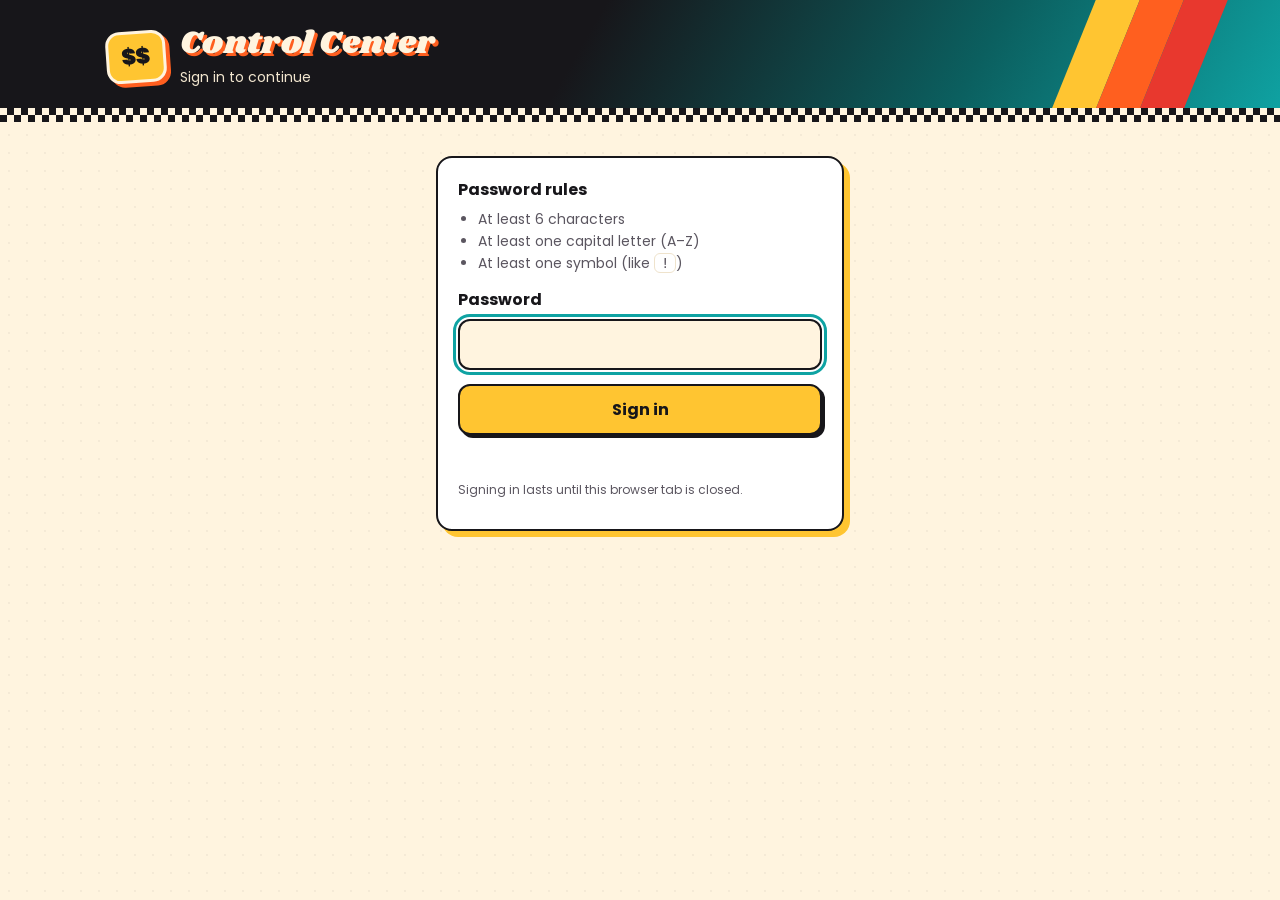
<file: index.html>
<!doctype html>
<html lang="en">
<head>
<script src="gate.js?v=2"></script>
<link rel="manifest" href="manifest.webmanifest">
<link rel="apple-touch-icon" href="icons/apple-touch-icon.png">
<meta name="theme-color" content="#17161A">
<meta name="apple-mobile-web-app-capable" content="yes">
<meta name="mobile-web-app-capable" content="yes">
<meta name="apple-mobile-web-app-status-bar-style" content="black-translucent">
<meta name="apple-mobile-web-app-title" content="Gold HQ">
<meta charset="utf-8">
<meta name="viewport" content="width=device-width,initial-scale=1">
<meta name="robots" content="noindex,nofollow">
<title>Fresh $$ Control Center</title>
<link rel="preconnect" href="https://fonts.googleapis.com">
<link rel="preconnect" href="https://fonts.gstatic.com" crossorigin>
<link href="https://fonts.googleapis.com/css2?family=Anton&family=Poppins:wght@400;600;700;800&family=Shrikhand&display=swap" rel="stylesheet">
<link rel="stylesheet" href="style.css?v=4">
<link rel="stylesheet" href="pages.css?v=3">
</head>
<body>
<header class="top">
  <div class="stripes" aria-hidden="true"><i></i><i></i><i></i></div>
  <div class="wrap">
    <div class="brand"><a class="logo" href="avi/" title="Fresh $$" style="text-decoration:none;color:inherit;cursor:default">$$</a><div><h1 id="title">Fresh $$ Control Center</h1><p class="sub" id="updated">Loading…</p></div></div>
    <nav class="site-nav" aria-label="Dashboard pages"><a href="index.html" aria-current="page">🏁 This account</a><a href="other-bots.html">🔀 Other bots</a><a href="combined.html">🧮 Combined</a><a href="flowchart.html">🧩 How it's set up</a><a href="improvements.html">🛠 Improvements</a></nav>
    <!-- Quick tools: static links (kept in the HTML template; update.py only edits data.json) -->
    <nav class="site-nav tool-links" aria-label="Quick tools"><a href="https://script.google.com/macros/s/AKfycbzII0DyIbpsW-fMoxxZ-seqiOZHkApKK5gx72c8c3nf8zMFd70S5_MhDS9zB_L9V_pNRw/exec" target="_blank" rel="noopener noreferrer" title="Private, needs Joshua's Google sign-in">💍 Ring Render Review <span style="font-weight:600;opacity:.8">· Private, needs Joshua's Google sign-in</span></a></nav>
    <div class="banner" id="statusNote" hidden></div>
  </div>
  <div class="checker" aria-hidden="true"></div>
</header>
<main class="wrap">
  <section class="sec c-red" id="prioritySec" hidden><h2><span class="ico" aria-hidden="true">⭐</span>Priority projects</h2><div id="priority"></div></section>
  <section class="sec c-yellow"><h2><span class="ico" aria-hidden="true">🏁</span>Overview</h2><div class="kpis" id="kpis"></div>
    <div class="card"><div class="row between"><b>Capital deployed vs budget</b><span id="capLabel"></span></div>
      <div class="bar"><span id="capBar"></span></div>
      <div class="alloc" id="alloc"></div></div>
    <div class="card" id="burn" hidden style="margin-top:12px"></div>
  </section>
  <section class="sec c-yellow"><h2><span class="ico" aria-hidden="true">📅</span>Key dates</h2><p class="muted">Seasonal deadlines, billing reminders, and planned Etsy Ads timing from the PrintPlz operating plan.</p><div class="card"><table id="keyDates"></table></div></section>
  <section class="sec c-red"><h2><span class="ico" aria-hidden="true">🙋</span>Needs Joshua</h2><div class="card list" id="needs"></div></section>
  <section class="sec c-orange"><h2><span class="ico" aria-hidden="true">🤔</span>Decisions pending</h2><p class="muted" id="decisionsNote"></p><div class="card list" id="decisions"></div></section>
  <section class="sec c-teal"><h2><span class="ico" aria-hidden="true">🛍️</span>Shops</h2><div class="grid" id="shops"></div></section>
  <section class="sec c-orange"><h2><span class="ico" aria-hidden="true">🧭</span>Sites &amp; ventures</h2><div class="grid" id="projects"></div></section>
  <section class="sec c-yellow"><h2><span class="ico" aria-hidden="true">📊</span>PrintPlz margin estimates</h2><p class="muted" id="marginNote"></p><div class="card"><table id="margins"></table></div></section>
  <section class="sec c-orange"><h2><span class="ico" aria-hidden="true">📣</span>Ad spend &amp; return</h2><div class="card"><table id="ads"></table></div></section>
  <section class="sec c-yellow"><h2><span class="ico" aria-hidden="true">🧪</span>Experiments / niches</h2><div class="card"><table id="exps"></table></div></section>
  <section class="sec c-teal"><h2><span class="ico" aria-hidden="true">🔭</span>Acquisition watchlist</h2><p class="muted" id="acqNote"></p><div class="card"><table id="acq"></table></div></section>
  <section class="sec c-orange" id="ideasSec" hidden><h2><span class="ico" aria-hidden="true">⏸️</span><span id="ideasTitle">Prospective acquisition ideas: ON HOLD</span></h2><p class="hold-banner" id="ideasBanner"></p><p class="muted" id="ideasNote"></p><div class="grid" id="ideas"></div></section>
  <section class="sec c-red"><h2><span class="ico" aria-hidden="true">🧾</span>Spending ledger</h2><div class="card"><table id="ledger"></table></div></section>
</main>
<footer class="wrap muted">Data: <code>data.json</code> · Updated by Fresh $$ · Zeros are real zeros, not placeholders.</footer>
<script src="app.js?v=15"></script>
<script>
if('serviceWorker' in navigator){
  window.addEventListener('load',function(){
    navigator.serviceWorker.register('sw.js',{scope:'./'}).catch(function(){});
  });
}
</script>
</body>
</html>
</file>
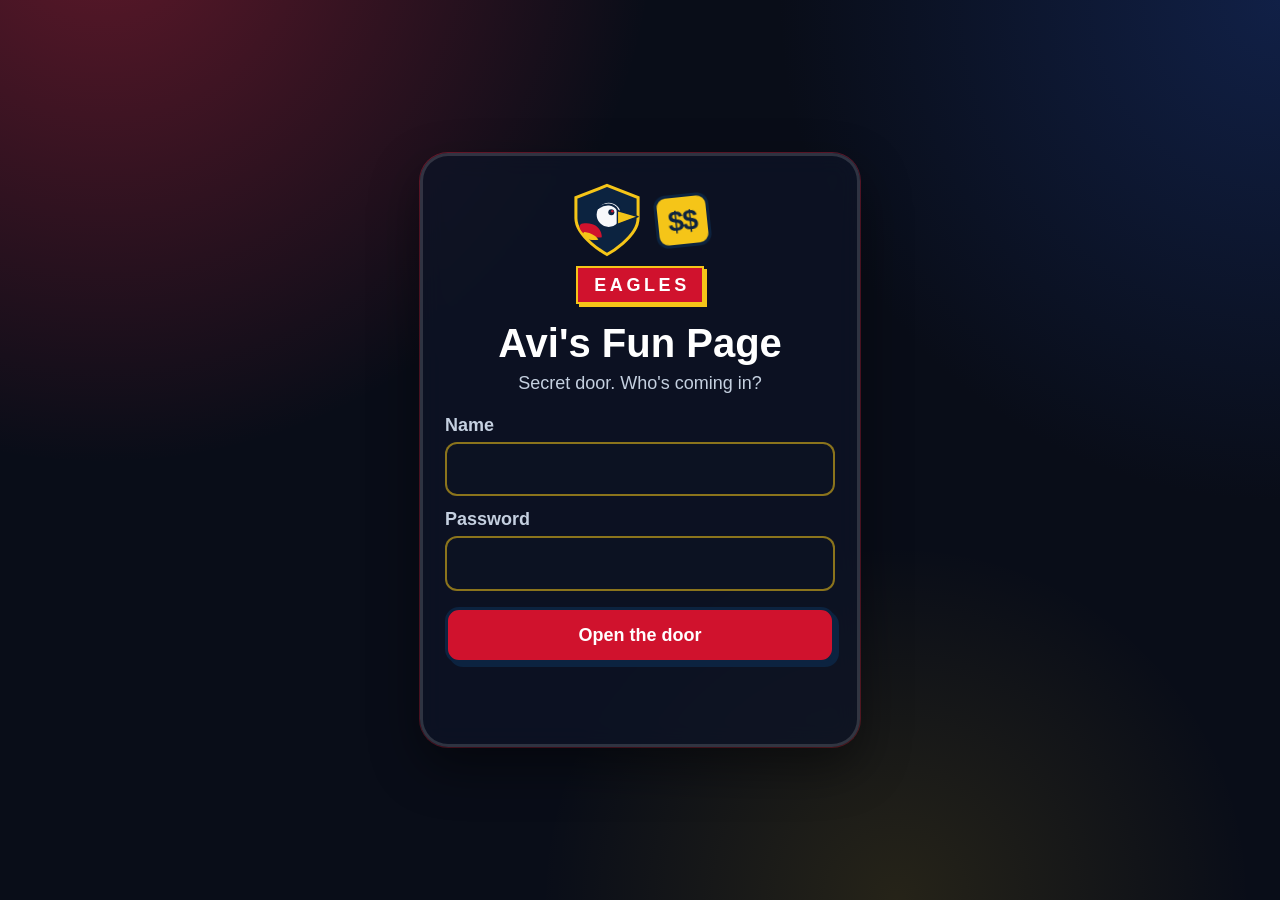
<file: avi/index.html>
<!DOCTYPE html>
<html lang="en">
<head>
<meta name="robots" content="noindex, nofollow">
<meta charset="UTF-8" />
<meta name="viewport" content="width=device-width, initial-scale=1" />
<meta name="theme-color" content="#090d18" />
<title>Avi's Fun Page</title>
<link rel="icon" href="data:image/svg+xml,%3Csvg xmlns='http://www.w3.org/2000/svg' viewBox='0 0 32 32'%3E%3Cpath d='M16 2 30 8v10c0 8-14 14-14 14S2 26 2 18V8L16 2z' fill='%230c2340' stroke='%23f5c518' stroke-width='2'/%3E%3Ccircle cx='17' cy='15' r='5' fill='%23f7f8fb'/%3E%3Cpath d='M21 13h8l-5 3 4 2h-7z' fill='%23f5c518'/%3E%3Ccircle cx='18' cy='14' r='1.4' fill='%23d0122d'/%3E%3C/svg%3E" />
<style>
  :root {
    --red: #d0122d;
    --red-dark: #8e0c1f;
    --navy: #0c2340;
    --navy-2: #16355c;
    --gold: #f5c518;
    --cream: #f4efe6;
    --card: #fffdf8;
    --ink: #140c12;
    --muted: #3e4a5a;
    --green: #0d7a45;
    --purple: #5b2a86;
    --spurs: #132257;
  }
  * { box-sizing: border-box; }
  body {
    margin: 0;
    min-height: 100vh;
    font-family: "Trebuchet MS", "Segoe UI", Verdana, sans-serif;
    font-size: 18px;
    line-height: 1.45;
    color: var(--ink);
    background-color: var(--cream);
    background-image:
      radial-gradient(circle at 0 0, rgba(208, 18, 45, .1), transparent 34%),
      radial-gradient(circle at 100% 0, rgba(12, 35, 64, .1), transparent 30%),
      repeating-linear-gradient(-45deg, transparent, transparent 18px, rgba(208, 18, 45, .04) 18px, rgba(208, 18, 45, .04) 19px);
    overflow-x: hidden;
  }
  button, input, summary { font: inherit; color: inherit; }
  button { cursor: pointer; }
  :focus-visible { outline: 3px solid var(--gold); outline-offset: 2px; }
  .wrap { max-width: 1100px; margin: 0 auto; padding: 0 16px 72px; }
  .hidden { display: none !important; }
  .tiny { color: var(--muted); font-size: 16px; }
  .kicker {
    display: inline-block;
    margin: 0 0 6px;
    background: var(--red);
    color: white;
    font-size: 12px;
    font-weight: 900;
    letter-spacing: .12em;
    padding: 4px 8px;
    border-radius: 999px;
  }
  h1, h2, h3 { line-height: 1.15; }
  .eagle { width: 76px; height: 76px; display: block; transform-origin: 50% 80%; animation: bob 2.6s ease-in-out infinite alternate; }
  @keyframes bob { from { transform: rotate(-3deg); } to { transform: rotate(3deg); } }
  .egg-mark {
    display: inline-block;
    background: var(--gold);
    color: var(--navy);
    font-weight: 900;
    font-size: 28px;
    letter-spacing: -1px;
    padding: 4px 10px 2px;
    border-radius: 12px;
    border: 3px solid var(--navy);
    transform: rotate(-6deg);
  }
  .nameplate {
    display: inline-block;
    margin: 8px 0;
    background: var(--red);
    color: white;
    font-weight: 900;
    letter-spacing: .2em;
    padding: 4px 12px 4px 16px;
    border: 2px solid var(--gold);
    box-shadow: 3px 3px 0 var(--gold);
  }
  .gate {
    min-height: 100vh;
    display: grid;
    place-items: center;
    padding: 24px 16px;
  }
  .gate-card {
    width: min(440px, 100%);
    background: var(--card);
    border: 3px solid var(--navy);
    border-radius: 28px;
    padding: 26px 22px 22px;
    box-shadow: 8px 8px 0 var(--red);
    text-align: center;
  }
  .gate-brand, .hero-brand { display: flex; align-items: center; gap: 10px; }
  .gate-brand { justify-content: center; }
  .gate h1 { color: var(--navy); font-size: clamp(32px, 8vw, 40px); margin: 8px 0 4px; }
  .sub { margin: 0 0 16px; color: var(--muted); }
  label { display: block; text-align: left; font-weight: 800; margin: 10px 0 4px; }
  input[type="text"], input[type="password"] {
    width: 100%;
    border: 2px solid var(--navy);
    border-radius: 12px;
    padding: 12px;
    min-height: 52px;
    background: white;
    font-size: 18px;
  }
  .big, .check, .chip, .tab, .month, .gem-chip, .quiz-opt, .out, .aim-row button, .suggest button, .promo button {
    min-height: 48px;
  }
  .big {
    background: var(--red);
    color: white;
    border: 3px solid var(--navy);
    border-radius: 14px;
    padding: 12px 16px;
    font-weight: 900;
    box-shadow: 4px 4px 0 var(--navy);
  }
  .big.gold { background: var(--gold); color: var(--navy); }
  .big.navy { background: var(--navy); color: white; }
  .big:active, .check:active, .chip:active { transform: translate(2px, 2px); }
  .wide { width: 100%; margin-top: 16px; }
  .nope { min-height: 1.3em; color: var(--red); font-weight: 800; }
  .hero {
    margin: 0 -16px;
    padding: 18px 16px 16px;
    background:
      linear-gradient(180deg, rgba(208, 18, 45, .2), transparent 42%),
      var(--navy);
    color: white;
  }
  .hero-top { display: flex; justify-content: space-between; align-items: center; gap: 12px; }
  .hero h1 { margin: 0; font-size: clamp(34px, 8vw, 56px); color: white; text-shadow: 3px 3px 0 var(--red); }
  .who { margin: 6px 0 0; color: var(--gold); font-weight: 800; }
  .hero-sub { margin: 6px 0 0; color: #f7f1e4; }
  .hero .out {
    background: transparent;
    color: white;
    border: 2px solid white;
    border-radius: 999px;
    padding: 8px 14px;
    font-weight: 800;
  }
  .bands { display: flex; height: 12px; margin: 0 -16px 16px; }
  .bands span { flex: 1; }
  .bands span:nth-child(1) { background: var(--red); }
  .bands span:nth-child(2) { background: white; }
  .bands span:nth-child(3) { background: var(--navy); }
  .bands span:nth-child(4) { background: var(--gold); }
  .jump {
    position: sticky;
    top: 0;
    z-index: 8;
    display: flex;
    gap: 8px;
    overflow-x: auto;
    padding: 10px 0;
    background: rgba(244, 239, 230, .96);
    border-bottom: 3px solid var(--red);
  }
  .jump a {
    flex: 0 0 auto;
    min-height: 48px;
    display: inline-flex;
    align-items: center;
    padding: 0 14px;
    border-radius: 999px;
    background: var(--navy);
    color: white;
    text-decoration: none;
    font-weight: 800;
  }
  .grid { display: grid; grid-template-columns: repeat(auto-fit, minmax(280px, 1fr)); gap: 16px; margin-top: 16px; }
  .card, .panel {
    background: var(--card);
    border: 3px solid var(--navy);
    border-radius: 22px;
    padding: 16px;
    box-shadow: 6px 6px 0 var(--red);
    scroll-margin-top: 72px;
  }
  .panel { margin-top: 16px; }
  .card h2, .panel h2 { margin: 0 0 8px; font-size: 26px; color: var(--navy); }
  .math-row, .sport-row, .row-wrap { display: flex; flex-wrap: wrap; gap: 8px; }
  .chip, .check, .tab, .month, .gem-chip {
    border: 2px solid var(--navy);
    background: white;
    border-radius: 999px;
    padding: 8px 14px;
    font-weight: 800;
    color: var(--navy);
  }
  .chip.on, .month.on { background: var(--red); color: white; }
  .check { background: var(--red); color: white; border-radius: 12px; }
  .problem { font-size: clamp(28px, 6vw, 36px); font-weight: 900; margin: 10px 0; color: var(--navy); }
  .answer { width: min(160px, 100%); border: 2px solid var(--navy); border-radius: 12px; padding: 8px 12px; min-height: 52px; font-size: 22px; font-weight: 800; }
  .math-line { display: flex; flex-wrap: wrap; gap: 8px; align-items: center; }
  .ok { color: var(--green); font-weight: 800; }
  .dog-stage { text-align: center; padding: 8px 0 4px; }
  .dog {
    width: 180px; height: 140px; margin: 8px auto 18px; position: relative; cursor: pointer;
    transform: scale(1.05);
  }
  .dog .body {
    position: absolute; left: 28px; top: 42px; width: 92px; height: 56px;
    background: #f4c07a; border: 3px solid var(--ink); border-radius: 40px 46px 30px 36px;
  }
  .dog .head {
    position: absolute; left: 86px; top: 22px; width: 58px; height: 52px;
    background: #f4c07a; border: 3px solid var(--ink); border-radius: 46% 46% 42% 42%;
  }
  .dog .ear {
    position: absolute; width: 18px; height: 28px; background: #e09a55;
    border: 3px solid var(--ink); border-radius: 12px 12px 6px 6px; top: -16px;
  }
  .dog .ear.l { left: 4px; transform: rotate(-18deg); }
  .dog .ear.r { right: 4px; transform: rotate(18deg); }
  .dog .eye { position: absolute; top: 16px; width: 7px; height: 7px; background: var(--ink); border-radius: 50%; }
  .dog .eye.l { left: 14px; }
  .dog .eye.r { right: 14px; }
  .dog .nose { position: absolute; left: 22px; top: 30px; width: 12px; height: 8px; background: var(--ink); border-radius: 6px; }
  .dog .tail {
    position: absolute; left: 6px; top: 34px; width: 30px; height: 10px;
    background: #e09a55; border: 3px solid var(--ink); border-radius: 10px;
    transform-origin: right center;
  }
  .dog .collar {
    position: absolute; left: 8px; right: 10px; bottom: 8px; height: 8px;
    background: var(--red); border-radius: 4px; z-index: 2;
  }
  .dog .collar::after {
    content: ""; position: absolute; left: 50%; top: 6px; width: 8px; height: 8px;
    background: var(--gold); border: 2px solid var(--ink); border-radius: 50%; transform: translateX(-50%);
  }
  .dog.wag .tail { animation: wag .18s infinite alternate; }
  @keyframes wag { from { transform: rotate(18deg); } to { transform: rotate(-28deg); } }
  .scorebug {
    display: flex; justify-content: space-between; align-items: center; gap: 8px;
    background: var(--navy); color: white; border-radius: 14px; padding: 10px 12px; margin-top: 10px;
    border-bottom: 4px solid var(--red);
  }
  .scorebug b { color: var(--gold); font-size: 28px; letter-spacing: 1px; }
  .call { min-height: 3.2em; font-weight: 700; }
  .bot {
    background: linear-gradient(165deg, #fff 0%, #fff4d2 45%, #ffd0d6 100%);
    border-color: var(--red);
  }
  .beam-stage {
    position: relative;
    height: 280px;
    border-radius: 18px;
    overflow: hidden;
    background: linear-gradient(#07060f, #1a1030 68%, #2a1848);
    border: 3px solid #140c22;
  }
  .beam-stage::before {
    content: "";
    position: absolute;
    inset: 0;
    background-image:
      radial-gradient(1.5px 1.5px at 12% 22%, #fff, transparent),
      radial-gradient(1.5px 1.5px at 28% 14%, #fff, transparent),
      radial-gradient(1px 1px at 46% 28%, #fff, transparent),
      radial-gradient(1.5px 1.5px at 70% 18%, #fff, transparent),
      radial-gradient(1px 1px at 84% 32%, #fff, transparent),
      radial-gradient(1.5px 1.5px at 62% 40%, #fff, transparent);
  }
  .skyline {
    position: absolute; left: 0; right: 0; bottom: 0; height: 70px;
    background:
      linear-gradient(#241433, #241433) 8% 100% / 10% 46% no-repeat,
      linear-gradient(#3a2158, #3a2158) 22% 100% / 8% 70% no-repeat,
      linear-gradient(#241433, #241433) 36% 100% / 14% 40% no-repeat,
      linear-gradient(#4c2a72, #4c2a72) 54% 100% / 7% 78% no-repeat,
      linear-gradient(#241433, #241433) 68% 100% / 12% 52% no-repeat,
      linear-gradient(#3a2158, #3a2158) 84% 100% / 9% 64% no-repeat,
      linear-gradient(#120a1c, #120a1c);
  }
  .hoop {
    position: absolute; top: 36px; left: 50%; transform: translateX(-50%);
    width: 78px; height: 16px; border: 5px solid var(--gold); border-bottom: none; border-radius: 10px 10px 0 0;
    z-index: 2;
  }
  .net {
    position: absolute; top: 50px; left: 50%; transform: translateX(-50%);
    width: 68px; height: 40px; z-index: 2;
    background:
      repeating-linear-gradient(90deg, transparent 0 7px, rgba(255,255,255,.55) 7px 8px),
      repeating-linear-gradient(0deg, transparent 0 7px, rgba(255,255,255,.35) 7px 8px);
    clip-path: polygon(0 0, 100% 0, 78% 100%, 22% 100%);
  }
  .beam {
    position: absolute; left: 50%; bottom: 0; width: 110px; height: 100%;
    transform: translateX(-50%) scaleY(0); transform-origin: bottom center;
    background: linear-gradient(to top, rgba(168, 85, 247, .05), rgba(192, 132, 252, .75) 28%, #f6edff);
    clip-path: polygon(38% 100%, 62% 100%, 100% 0, 0 0);
    transition: transform .45s ease;
    z-index: 1;
  }
  .beam-stage.lit .beam { transform: translateX(-50%) scaleY(1); }
  .beam-label {
    position: absolute; left: 12px; right: 12px; bottom: 78px; text-align: center;
    color: white; font-weight: 900; text-shadow: 0 2px 0 #000; z-index: 3;
  }
  .legend-grid { display: grid; grid-template-columns: repeat(auto-fit, minmax(190px, 1fr)); gap: 12px; }
  .flip {
    display: block; width: 100%; padding: 0; border: 0; background: transparent;
    text-align: left; color: inherit; perspective: 900px; min-height: 0;
  }
  .flip-inner { display: grid; min-height: 176px; transform-style: preserve-3d; transition: transform .45s ease; }
  .flip.on .flip-inner { transform: rotateY(180deg); }
  .face {
    grid-area: 1 / 1;
    backface-visibility: hidden;
    border: 3px solid var(--navy);
    border-radius: 16px;
    padding: 12px;
  }
  .face.front { background: #140c22; color: white; }
  .face.back { background: var(--card); color: var(--ink); transform: rotateY(180deg); border-color: var(--purple); }
  .badge {
    display: inline-block; background: var(--gold); color: var(--navy);
    font-weight: 900; border-radius: 999px; padding: 2px 8px; margin-bottom: 6px;
  }
  .face h3 { margin: 0 0 6px; font-size: 20px; }
  .face p { margin: 0; }
  .scarf {
    height: 18px; border-radius: 9px; margin-bottom: 8px;
    background: repeating-linear-gradient(90deg, var(--spurs) 0 18px, #fff 18px 30px);
    border: 2px solid var(--spurs);
  }
  .soccer-layout, .gem-layout, .chess-top { display: grid; gap: 16px; }
  @media (min-width: 860px) {
    .soccer-layout { grid-template-columns: 1.15fr .85fr; }
    .gem-layout { grid-template-columns: minmax(0, 1fr) minmax(280px, 380px); align-items: start; }
  }
  .pitch {
    position: relative; height: 300px; border-radius: 16px; overflow: hidden;
    border: 3px solid white;
    background: repeating-linear-gradient(90deg, #1e7a3a 0 32px, #229445 32px 64px);
    box-shadow: inset 0 0 0 3px var(--spurs);
  }
  .pitch::before {
    content: ""; position: absolute; left: 50%; top: 0; transform: translateX(-50%);
    width: 58%; height: 100px; border: 2px solid rgba(255,255,255,.85); border-top: none;
  }
  .goal-frame {
    position: absolute; top: 6px; left: 50%; transform: translateX(-50%);
    width: 48%; height: 78px; border: 4px solid white; border-top: none;
    background: repeating-linear-gradient(90deg, rgba(255,255,255,.18) 0 8px, transparent 8px 16px);
  }
  .keeper {
    position: absolute; bottom: 108px; left: 50%; width: 36px; height: 48px; margin-left: -18px;
    background: var(--spurs); border: 2px solid white; border-radius: 12px 12px 6px 6px;
    transition: left .25s ease; z-index: 2;
  }
  .keeper::before {
    content: ""; position: absolute; width: 16px; height: 16px; background: #f3c7a6;
    border: 2px solid var(--spurs); border-radius: 50%; top: -14px; left: 8px;
  }
  .keeper::after {
    content: ""; position: absolute; width: 26px; height: 8px; background: var(--gold);
    left: 3px; top: 16px; border-radius: 4px;
  }
  .ball {
    position: absolute; left: 50%; bottom: 16px; width: 32px; height: 32px; margin-left: -16px;
    border-radius: 50%; border: 2px solid #111; z-index: 3;
    transition: left .4s ease, bottom .4s ease;
    background:
      radial-gradient(circle at 35% 35%, #fff 0 18%, transparent 19%),
      conic-gradient(from 20deg, #111 0 40deg, #fff 0 80deg, #111 0 130deg, #fff 0 180deg, #111 0 230deg, #fff 0 280deg, #111 0 320deg, #fff 0 360deg);
  }
  .aim-row { display: grid; grid-template-columns: 1fr 1fr 1fr; gap: 8px; margin-top: 8px; }
  .aim-row button {
    background: var(--spurs); color: white; border: 3px solid white; border-radius: 14px; font-weight: 900;
    box-shadow: 0 4px 0 #070e22;
  }
  .aim-row button:disabled { opacity: .5; }
  .fact-card {
    background: white; border: 3px solid var(--spurs); border-radius: 16px; padding: 12px; margin-bottom: 10px;
  }
  .fact-card h3 { margin: 0 0 6px; color: var(--spurs); }
  .tabs { display: flex; flex-wrap: wrap; gap: 8px; margin-bottom: 12px; }
  .tab.on { background: var(--navy); color: white; }
  .board-with-coords {
    display: grid;
    grid-template-columns: 22px minmax(0, 1fr);
    grid-template-rows: minmax(0, 1fr) 22px;
    width: min(100%, 540px);
    margin: 0 auto;
  }
  .ranks { grid-column: 1; grid-row: 1; display: flex; flex-direction: column; height: 100%; }
  .files { grid-column: 2; grid-row: 2; display: flex; }
  .ranks span, .files span { flex: 1; display: grid; place-items: center; font-size: 12px; font-weight: 800; color: var(--navy); }
  .board {
    grid-column: 2; grid-row: 1;
    display: grid; grid-template-columns: repeat(8, minmax(0, 1fr));
    width: 100%; aspect-ratio: 1;
    border: 3px solid var(--navy); border-radius: 6px; overflow: hidden;
    touch-action: manipulation;
  }
  .sq {
    position: relative; display: grid; place-items: center;
    padding: 0; margin: 0; border: 0; border-radius: 0; min-height: 0; min-width: 0;
    aspect-ratio: 1;
  }
  .sq.light { background: #f6efe2; }
  .sq.dark { background: #1f4b86; }
  .sq.sel { outline: 4px solid var(--red); outline-offset: -4px; z-index: 1; }
  .sq.last { box-shadow: inset 0 0 0 999px rgba(245, 197, 24, .38); }
  .sq.check { background: #e85a6b !important; }
  .sq.reveal { outline: 4px dashed var(--gold); outline-offset: -6px; z-index: 1; }
  .sq.dot::after, .sq.cap::after {
    content: ""; position: absolute; z-index: 2; pointer-events: none;
  }
  .sq.dot::after {
    width: 24%; height: 24%; border-radius: 50%; background: var(--gold);
    box-shadow: 0 0 0 2px rgba(12, 35, 64, .35);
  }
  .sq.cap::after {
    width: 74%; height: 74%; border-radius: 50%; border: 4px solid var(--gold); box-sizing: border-box;
  }
  .piece { width: 84%; height: 84%; display: block; pointer-events: none; }
  .piece path, .piece circle { fill: var(--fill); stroke: var(--stroke); stroke-width: 1.5; stroke-linejoin: round; }
  .piece.pw { --fill: #fffdf8; --stroke: #0c2340; }
  .piece.pb { --fill: #22170f; --stroke: #f5c518; }
  .piece .ink { fill: var(--stroke); stroke: none; }
  .piece .cut { fill: none; stroke: var(--stroke); stroke-width: 2; }
  .promo { margin-top: 10px; padding: 10px; border: 3px dashed var(--red); border-radius: 14px; background: #fff6f7; }
  .learn-pieces { display: flex; flex-wrap: wrap; gap: 8px; margin-bottom: 10px; }
  .learn-pieces .chip, .promo button { display: inline-flex; align-items: center; gap: 6px; }
  .learn-pieces .piece, .promo .piece { width: 28px; height: 28px; }
  .gem-search { display: flex; flex-wrap: wrap; gap: 8px; }
  .gem-search input { flex: 1 1 220px; }
  .suggest { display: flex; flex-direction: column; gap: 6px; margin-top: 8px; }
  .suggest button { text-align: left; background: white; border: 2px solid var(--navy); border-radius: 12px; padding: 8px 12px; font-weight: 800; }
  .suggest button.on, .month.on { background: var(--gold); }
  .gem-card {
    border: 3px solid var(--navy); border-radius: 18px; padding: 12px; background: white; min-height: 180px;
  }
  .gem-art { width: min(220px, 80%); height: auto; display: block; margin: 0 auto 8px; }
  .gem-art.opal { animation: hue 3.5s linear infinite alternate; }
  @keyframes hue { from { filter: hue-rotate(0deg); } to { filter: hue-rotate(35deg); } }
  .gem-art .shine { animation: glint 2.4s ease-in-out infinite; }
  @keyframes glint { 50% { opacity: .35; } }
  .mohs { display: grid; grid-template-columns: repeat(10, 1fr); gap: 3px; margin: 6px 0; }
  .mohs span { display: block; height: 16px; border-radius: 4px; background: #e6e0d6; }
  .mohs .full { background: var(--gem, var(--red)); }
  .mohs .part { background: linear-gradient(90deg, var(--gem, var(--red)) 55%, #e6e0d6 55%); }
  .fact-line { margin: 8px 0; }
  .fact-line b { display: block; color: var(--red-dark); }
  details summary { font-weight: 900; min-height: 48px; display: flex; align-items: center; cursor: pointer; }
  .steps, .safety, .quiz-choices { display: grid; gap: 8px; }
  .steps { grid-template-columns: repeat(auto-fit, minmax(180px, 1fr)); margin: 10px 0; }
  .step {
    background: var(--navy); color: white; border-radius: 16px; padding: 12px; min-height: 120px;
  }
  .step b { display: block; color: var(--gold); margin-bottom: 4px; }
  .safety { grid-template-columns: repeat(auto-fit, minmax(160px, 1fr)); }
  .safety div, .lesson-card {
    background: white; border: 3px solid var(--navy); border-radius: 16px; padding: 12px;
  }
  .safety .stop { border-color: var(--red); }
  .safety .go-share { border-color: var(--green); }
  .lesson-card { margin: 10px 0; }
  .lesson-card h3 { margin: 0 0 6px; color: var(--navy); }
  .quiz-choices { grid-template-columns: 1fr; }
  .quiz-opt {
    text-align: left; background: white; border: 3px solid var(--navy); border-radius: 14px;
    padding: 10px 12px; font-weight: 800;
  }
  .quiz-opt.good { background: #d9ffe8; }
  .quiz-opt.bad { background: #ffe0e6; }
  .quiz-opt:disabled { cursor: default; }
  .better {
    background: #fff8d8; border: 3px solid var(--navy); border-radius: 14px; padding: 12px; font-weight: 800; min-height: 3.2em;
  }
  .weak {
    display: inline-block; background: #eee; border-radius: 8px; padding: 2px 8px; font-weight: 900;
  }
  .dad-note {
    margin-top: 16px; background: white; border: 3px dashed var(--navy); border-radius: 18px; padding: 14px 16px;
    scroll-margin-top: 72px;
  }
  .footer-note { text-align: center; color: var(--muted); font-weight: 700; margin: 18px 0 0; }
  .highfive {
    position: fixed; left: 50%; bottom: 22px; transform: translateX(-50%);
    background: var(--gold); color: var(--navy); border: 3px solid var(--navy);
    border-radius: 999px; padding: 10px 18px; font-weight: 900; font-size: 26px;
    z-index: 25; box-shadow: 4px 4px 0 var(--red); pointer-events: none;
  }
  .highfive.pop { animation: pop .35s ease; }
  @keyframes pop { from { transform: translateX(-50%) scale(.7); } to { transform: translateX(-50%) scale(1); } }
  #confetti { position: fixed; inset: 0; pointer-events: none; overflow: hidden; z-index: 24; }
  #confetti i {
    position: absolute; top: -16px; width: 10px; height: 14px; border-radius: 2px;
    animation: fall 1.15s ease-in forwards;
  }
  @keyframes fall { to { top: 110%; transform: rotate(200deg); } }
  @media (max-width: 640px) {
    .scorebug span { font-size: 14px; }
    .hero .egg-mark { font-size: 22px; }
    .eagle { width: 64px; height: 64px; }
  }
  .kings-board {
    background: #120c1c;
    color: white;
    border: 3px solid #6d28a8;
    border-radius: 18px;
    padding: 14px;
    margin: 12px 0;
    box-shadow: inset 0 0 0 2px rgba(245, 197, 24, .4);
  }
  .kings-board h3 { margin: 0 0 8px; color: var(--gold); font-size: 16px; letter-spacing: .14em; }
  .board-block + .board-block { margin-top: 12px; padding-top: 10px; border-top: 2px solid rgba(255,255,255,.15); }
  .board-kicker { margin: 0; font-weight: 900; letter-spacing: .08em; color: #ffb4c4; font-size: 14px; }
  .board-kicker.live { color: #ff5a7a; }
  .board-match { margin: 2px 0; font-size: 26px; font-weight: 900; }
  .board-score { margin: 0; font-size: 42px; font-weight: 900; color: var(--gold); letter-spacing: 1px; }
  .board-meta, .kings-board .nap { margin: 4px 0 0; }
  .win-beams {
    position: fixed;
    inset: 0;
    z-index: 40;
    pointer-events: none;
    overflow: hidden;
    background: rgba(10, 6, 24, .22);
  }
  #beam-canvas { position: absolute; inset: 0; width: 100%; height: 100%; }
  .win-banner {
    position: absolute;
    left: 50%;
    top: 12%;
    transform: translateX(-50%);
    margin: 0;
    width: min(960px, 94vw);
    text-align: center;
    font-weight: 900;
    font-size: clamp(36px, 8vw, 84px);
    letter-spacing: .04em;
    color: white;
    text-shadow:
      0 0 10px #fff,
      3px 0 0 #ff2d55,
      -3px 0 0 #3d8bff,
      0 3px 0 #ffe14a,
      0 -3px 0 #3dff8a,
      0 0 24px #b56bff;
  }
  .win-note {
    position: absolute;
    left: 50%;
    top: calc(12% + 96px);
    transform: translateX(-50%);
    margin: 0;
    color: white;
    font-weight: 800;
    text-align: center;
    text-shadow: 0 2px 0 #140c22;
    width: min(640px, 92vw);
  }
  .tuck-beams {
    position: absolute;
    right: 12px;
    bottom: 12px;
    pointer-events: auto;
    min-height: 48px;
    background: white;
    color: var(--navy);
    border: 3px solid var(--navy);
    border-radius: 999px;
    padding: 10px 14px;
    font-weight: 900;
    box-shadow: 4px 4px 0 var(--red);
  }
  .win-banner { animation: beam-glow 2.4s ease-in-out infinite alternate; }
  @keyframes beam-glow {
    from { transform: translateX(-50%) scale(1); }
    to { transform: translateX(-50%) scale(1.04); }
  }
  body {
    color: #f4f1ea;
    background-color: #090d18;
    background-image:
      radial-gradient(circle at 8% -10%, rgba(255, 45, 74, .35), transparent 36%),
      radial-gradient(circle at 100% 0, rgba(20, 40, 90, .7), transparent 32%),
      radial-gradient(circle at 70% 100%, rgba(245, 197, 24, .12), transparent 28%);
  }
  .tiny, .sub, .footer-note, .hero-sub, label { color: #c5d0e0; }
  .ok { color: #5dffa8; }
  .card, .panel, .gate-card, .dad-note, .fact-card, .lesson-card, .safety div, .gem-card, .suggest button {
    background: rgba(14, 20, 38, .78);
    color: #f4f1ea;
    border-color: rgba(255, 255, 255, .14);
    box-shadow: 0 16px 40px rgba(0, 0, 0, .35), inset 0 1px 0 rgba(255, 255, 255, .08);
    backdrop-filter: blur(12px);
  }
  .card, .panel { box-shadow: 0 16px 40px rgba(0, 0, 0, .35), 0 0 0 1px rgba(255, 45, 74, .22); }
  .gate-card { box-shadow: 0 20px 50px rgba(0, 0, 0, .45), 0 0 0 1px rgba(255, 45, 74, .35); }
  .card h2, .panel h2, .gate h1, .fact-card h3, .lesson-card h3, .problem, .gem-card h3 { color: white; }
  .fact-line b { color: #ffb4c4; }
  input[type="text"], input[type="password"], input[type="date"], .answer {
    background: #0c1222;
    color: white;
    border-color: rgba(245, 197, 24, .55);
  }
  .chip, .tab, .month, .gem-chip, .quiz-opt, .suggest button {
    background: rgba(255, 255, 255, .06);
    color: white;
    border-color: rgba(255, 255, 255, .2);
  }
  .chip.on, .tab.on { background: var(--red); color: white; border-color: var(--red); }
  .month.on, .suggest button.on, .gem-chip.on { background: var(--gold); color: #140c12; border-color: var(--gold); }
  .jump { background: rgba(9, 13, 24, .94); border-bottom: 3px solid var(--red); }
  .jump a { background: rgba(255, 255, 255, .06); border: 1px solid rgba(255, 255, 255, .14); }
  .jump a:hover { border-color: var(--gold); }
  .hero {
    background:
      radial-gradient(circle at 80% 20%, rgba(255, 45, 74, .35), transparent 28%),
      linear-gradient(180deg, #140814 0%, #0c1428 70%, transparent 100%);
    border-bottom: 0;
  }
  .hero h1 { text-shadow: 0 0 24px rgba(255, 45, 74, .55); }
  .bot {
    background: linear-gradient(160deg, rgba(255, 45, 74, .2), rgba(14, 20, 38, .9) 42%, rgba(245, 197, 24, .12));
    border-color: rgba(255, 45, 74, .55);
  }
  .face.back { background: #161226; color: white; }
  .ranks span, .files span { color: var(--gold); }
  .promo, .better { background: #1a1408; color: #f4f1ea; border-color: rgba(245, 197, 24, .45); }
  .quiz-opt.good { background: #d9ffe8; color: #123; }
  .quiz-opt.bad { background: #ffe0e6; color: #123; }
  .weak { background: #2a3144; color: white; }
  .safety .stop { border-color: var(--red); }
  .kicker { box-shadow: 0 0 16px rgba(255, 45, 74, .45); }
  .card, .panel, .avatar, .hero-photos img { transition: transform .2s ease, box-shadow .2s ease; }
  @media (hover: hover) {
    .card:hover, .panel:hover { transform: translateY(-3px); }
    .hero-photos img:hover, .dog-photos img:hover { transform: scale(1.03); }
  }
  .hero-main { display: flex; gap: 16px; align-items: center; margin-top: 8px; }
  .avatar {
    width: 116px; height: 116px; flex: 0 0 auto; object-fit: cover; border-radius: 28px;
    border: 3px solid var(--gold); box-shadow: 0 0 28px rgba(255, 45, 74, .45);
    animation: bob 3s ease-in-out infinite alternate;
  }
  .wish { display: flex; gap: 8px; overflow-x: auto; margin: 12px 0 0; padding-bottom: 4px; }
  .wish a {
    flex: 0 0 auto; min-height: 48px; display: inline-flex; align-items: center;
    padding: 0 14px; border-radius: 999px; text-decoration: none; font-weight: 800; color: white;
    background: rgba(255, 255, 255, .08); border: 1px solid rgba(245, 197, 24, .4);
  }
  .hero-photos, .dog-photos, .moment-row {
    display: grid; grid-template-columns: repeat(2, minmax(0, 1fr)); gap: 8px; margin-top: 14px;
  }
  .hero-photos { grid-template-columns: repeat(3, minmax(0, 1fr)); }
  @media (min-width: 800px) {
    .hero-photos { grid-template-columns: repeat(5, minmax(0, 1fr)); }
    .moment-row { grid-template-columns: repeat(3, minmax(0, 1fr)); }
  }
  .hero-photos figure, .dog-photos figure, .moment-row figure { margin: 0; }
  .hero-photos img, .dog-photos img, .moment-row img, .inline-photo {
    width: 100%; height: 120px; object-fit: cover; border-radius: 16px; display: block;
    border: 2px solid rgba(255, 255, 255, .16);
  }
  .inline-photo { height: 180px; max-width: 280px; }
  .solo-photo { margin: 10px 0; }
  .hero-photos figcaption, .dog-photos figcaption, .moment-row figcaption, .solo-photo figcaption {
    margin-top: 4px; font-size: 13px; font-weight: 800; color: var(--gold);
  }
  .dog-photos img { height: 160px; }
  .cool-layout, .mix-slots { display: grid; gap: 12px; }
  @media (min-width: 800px) {
    .cool-layout { grid-template-columns: 1.2fr .8fr; align-items: start; }
    .mix-slots { grid-template-columns: 1fr 1fr; }
  }
  .slot-window {
    min-height: 84px; display: grid; place-items: center; margin: 8px 0;
    font-size: clamp(22px, 4vw, 32px); font-weight: 900; border-radius: 16px;
    background: #070b14; border: 2px solid rgba(245, 197, 24, .55); color: white;
    box-shadow: inset 0 0 24px rgba(255, 45, 74, .2);
  }
  .slot-window.spinning { color: var(--gold); animation: slot-glow .12s linear infinite; }
  @keyframes slot-glow { 50% { filter: brightness(1.6); } }
  .mix-card {
    margin-top: 14px; padding: 14px; border-radius: 18px; position: relative; overflow: hidden;
    background: rgba(8, 10, 20, .72); border: 2px solid rgba(255, 255, 255, .14);
  }
  .mix-card.lit { box-shadow: 0 0 0 2px rgba(255, 45, 74, .8), 0 0 36px rgba(255, 45, 74, .35), 0 0 64px rgba(245, 197, 24, .2); }
  .mix-card ul { margin: 8px 0; padding-left: 18px; }
  .mix-beams {
    pointer-events: none; position: absolute; inset: auto 0 0 0; height: 70px;
    background: linear-gradient(90deg, transparent, rgba(255,45,74,.0) 10%, rgba(255,80,80,.35), rgba(255,225,74,.45), rgba(80,255,180,.35), rgba(80,160,255,.4), rgba(200,80,255,.35), transparent);
    opacity: 0;
  }
  .mix-card.lit .mix-beams { opacity: 1; animation: beam-glow 1.6s ease-in-out infinite alternate; }
  .toy-arena {
    position: relative; height: 220px; border-radius: 16px; overflow: hidden; margin: 8px 0;
    background: radial-gradient(circle at 50% 100%, #24345c, #070b14 70%);
    border: 2px solid rgba(255, 255, 255, .12);
  }
  .toy-target, .sq-btn {
    position: absolute; min-width: 64px; min-height: 64px; border-radius: 50%; border: 3px solid white;
    font-weight: 900; background: var(--red); color: white; box-shadow: 0 0 16px rgba(255, 45, 74, .6);
  }
  .sq-btn { position: static; border-radius: 12px; }
  .sq-row { display: grid; grid-template-columns: repeat(4, 1fr); gap: 8px; }
  .sq-btn.safe { background: var(--gold); color: #140c12; }
  .sq-btn.nope { background: #2a3144; }
  .mix-aim { display: grid; grid-template-columns: repeat(3, 1fr); gap: 8px; }
  .mix-aim button, .steer button, .timing-btn {
    min-height: 56px; font-weight: 900; border-radius: 14px; border: 3px solid white; color: white; background: #16355c;
  }
  .steer { display: flex; gap: 8px; }
  .steer button { flex: 1; }
  .lane {
    position: relative; height: 90px; border-radius: 14px; margin: 8px 0; overflow: hidden;
    background: linear-gradient(#123, #123) center/80% 100% no-repeat, #070b14;
    border: 2px solid rgba(245, 197, 24, .4);
  }
  .rider {
    position: absolute; top: 22px; width: 36px; height: 36px; margin-left: -18px; border-radius: 10px;
    background: var(--red); border: 3px solid var(--gold);
  }
  .sweep {
    position: relative; height: 28px; border-radius: 999px; background: #1c2438; margin: 12px 0; overflow: hidden;
  }
  .sweep i {
    position: absolute; top: 0; bottom: 0; width: 18%; background: var(--gold); left: 41%;
  }
  .sweep b {
    position: absolute; top: -4px; width: 8px; height: 36px; background: white; border-radius: 4px;
  }
  .joke-card {
    background: rgba(255, 45, 74, .12); border: 2px solid rgba(255, 45, 74, .45);
    border-radius: 18px; padding: 14px; min-height: 140px;
  }
  #joke-line { font-size: 22px; font-weight: 800; margin: 8px 0 12px; }
  .fact-list { display: grid; gap: 8px; margin: 10px 0; }
  .fact-list li {
    list-style: none; margin: 0; padding: 10px 12px; border-radius: 14px;
    background: rgba(255, 255, 255, .05); border: 1px solid rgba(255, 255, 255, .1);
  }
  .fact-list { padding: 0; }
  .gem-app .gem-card {
    background:
      radial-gradient(circle at 50% 18%, rgba(245, 197, 24, .16), transparent 42%),
      rgba(8, 12, 24, .9);
    text-align: center;
  }
  .gem-app .gem-art { width: min(260px, 88%); filter: drop-shadow(0 10px 16px rgba(0, 0, 0, .45)); }
  .gem-app .mohs span {
    height: 18px; border-radius: 999px; background: #1c2438; box-shadow: inset 0 0 0 1px rgba(255, 255, 255, .08);
  }
  .gem-app .mohs .full { background: var(--gem, var(--red)); box-shadow: 0 0 10px var(--gem, var(--red)); }
  .gem-app .mohs .part { background: linear-gradient(90deg, var(--gem, var(--red)) 55%, #1c2438 55%); }
  .gem-card.spark { animation: gem-pop .55s ease; }
  @keyframes gem-pop { from { transform: scale(.96); } to { transform: scale(1); } }
  .gem-card.spark .gem-art { animation: gem-spark 1.1s ease; }
  @keyframes gem-spark {
    0% { filter: drop-shadow(0 0 0 transparent) brightness(1); }
    40% { filter: drop-shadow(0 0 16px var(--gold)) brightness(1.35); }
    100% { filter: drop-shadow(0 10px 16px rgba(0, 0, 0, .45)) brightness(1); }
  }
  .gem-head { display: flex; flex-wrap: wrap; align-items: center; justify-content: space-between; gap: 10px; }
  .gem-head h2 { margin: 0; }
  .gem-badge {
    display: inline-flex; align-items: center; gap: 8px; min-height: 48px;
    padding: 6px 14px; border-radius: 999px; font-weight: 900;
    background: rgba(245, 197, 24, .14); border: 2px solid rgba(245, 197, 24, .75);
    box-shadow: 0 0 18px rgba(245, 197, 24, .28);
  }
  .gem-badge b { font-size: 26px; color: white; line-height: 1; }
  .gem-actions, .months { display: flex; flex-wrap: wrap; gap: 8px; margin: 10px 0; }
  .gem-app img { max-width: 100%; }
  .gem-grid {
    display: grid; grid-template-columns: repeat(auto-fill, minmax(104px, 1fr));
    gap: 8px; margin: 8px 0 14px;
  }
  .gem-tile {
    min-height: 108px; padding: 8px 6px; border-radius: 16px; cursor: pointer;
    display: flex; flex-direction: column; align-items: center; justify-content: center; gap: 6px;
    background: #0c1222; color: white; border: 2px solid rgba(255, 255, 255, .16);
    box-shadow: 0 0 16px color-mix(in srgb, var(--gem, var(--red)) 42%, transparent);
    font-weight: 800; font-size: 13px; line-height: 1.2; text-align: center;
  }
  .gem-tile.on { outline: 3px solid var(--gold); outline-offset: -3px; }
  .gem-tile.found { box-shadow: 0 0 0 2px var(--gold), 0 0 16px color-mix(in srgb, var(--gem, var(--red)) 42%, transparent); }
  .gem-tile img, .gem-tile .gem-art {
    width: 72px; height: 52px; object-fit: cover; border-radius: 10px; margin: 0; filter: none;
  }
  .gem-tile .gem-art { width: 52px; height: 52px; }
  .gem-app .gem-card {
    position: relative; text-align: left; overflow: hidden;
    border-color: color-mix(in srgb, var(--gem, var(--gold)) 65%, transparent);
    box-shadow: 0 0 0 1px color-mix(in srgb, var(--gem, var(--gold)) 40%, transparent),
      0 0 36px color-mix(in srgb, var(--gem, var(--red)) 35%, transparent);
  }
  .gem-app .gem-card .gem-empty { text-align: center; margin: 28px 8px; }
  .gem-card.spark::after {
    content: "✦  ✦  ✦";
    position: absolute; top: 8px; right: 12px; color: var(--gold);
    letter-spacing: 2px; pointer-events: none; animation: gem-spark 1.1s ease;
  }
  .gem-family { margin: 0; color: #c5d0e0; font-weight: 800; }
  .gem-tagline { margin: 4px 0 10px; color: var(--gold); font-weight: 800; font-size: 20px; }
  .gem-hero { display: grid; grid-template-columns: minmax(0, 1.5fr) minmax(0, .7fr); gap: 8px; margin-bottom: 12px; }
  .gem-hero img, .gem-hero .gem-art {
    width: 100%; height: 240px; object-fit: cover; border-radius: 16px; display: block; margin: 0;
  }
  .gem-hero .side { display: grid; gap: 8px; min-width: 0; }
  .gem-hero .side button {
    padding: 0; border: 2px solid transparent; border-radius: 14px; background: transparent; cursor: pointer; min-height: 0;
  }
  .gem-hero .side button.on { border-color: var(--gold); }
  .gem-hero .side img { height: 74px; }
  .gem-hero.lamp img { filter: sepia(.45) saturate(1.4) hue-rotate(-18deg); }
  .gem-facts { display: grid; gap: 8px; }
  .gem-facts .fact-line {
    margin: 0; padding: 8px 10px; border-radius: 14px;
    background: rgba(255, 255, 255, .04); overflow-wrap: anywhere;
  }
  .gem-facts .fact-line p { margin: 6px 0 0; }
  .chest-note { margin: 8px 0 0; color: var(--gold); font-weight: 800; }
  .var-title { margin: 16px 0 8px; }
  .variety-row {
    display: grid; grid-template-columns: repeat(auto-fill, minmax(148px, 1fr));
    gap: 8px; perspective: 800px;
  }
  .variety-card {
    padding: 0; overflow: hidden; text-align: left; color: white; cursor: pointer;
    background: #0c1222; border: 2px solid rgba(255, 255, 255, .16); border-radius: 14px;
    box-shadow: 0 0 14px color-mix(in srgb, var(--vc, var(--gem)) 45%, transparent);
    min-height: 48px;
  }
  .variety-card img, .variety-card .gem-art {
    width: 100%; height: 92px; object-fit: cover; border-radius: 0; margin: 0; display: block; filter: none;
  }
  .variety-card .vname {
    display: block; padding: 8px 10px 10px; font-weight: 800; line-height: 1.25;
    white-space: normal; overflow-wrap: anywhere;
  }
  .variety-card.open {
    grid-column: 1 / -1; display: grid; grid-template-columns: minmax(0, 160px) minmax(0, 1fr);
    gap: 10px; padding: 8px; animation: vflip .4s ease;
  }
  .variety-card.open img, .variety-card.open .gem-art { height: 140px; border-radius: 12px; }
  .variety-card .vbody { padding: 4px 4px 4px 0; }
  .variety-card .vbody p { margin: 4px 0; overflow-wrap: anywhere; }
  @keyframes vflip {
    from { transform: rotateX(55deg); opacity: .45; }
    to { transform: none; opacity: 1; }
  }
  .gem-game {
    margin-top: 14px; padding: 12px; border-radius: 18px;
    border: 2px solid rgba(245, 197, 24, .5); background: rgba(8, 12, 24, .92);
  }
  .guess-photo {
    width: min(100%, 480px); height: 240px; object-fit: cover; border-radius: 16px;
    display: block; margin: 8px auto; border: 2px solid rgba(255, 255, 255, .16);
  }
  .guess-choices, .hard-choices { display: grid; gap: 8px; margin-top: 8px; }
  .gem-game .quiz-opt {
    background: #12182c; color: white; border: 2px solid rgba(245, 197, 24, .65); text-align: center;
  }
  .gem-game .quiz-opt.good { background: #d9ffe8; color: #123; }
  .gem-game .quiz-opt.bad { background: #ffe0e6; color: #123; }
  @media (min-width: 720px) {
    .gem-facts { grid-template-columns: 1fr 1fr; }
    .gem-facts .wide { grid-column: 1 / -1; }
    .hard-choices { grid-template-columns: 1fr 1fr; }
  }
  .gem-credits { margin-top: 14px; }
  .gem-credits p { overflow-wrap: anywhere; margin: 0 0 8px; font-size: 14px; }
  .gem-credits a { color: var(--gold); }
  @media (max-width: 640px) {
    .gem-grid { grid-template-columns: repeat(3, minmax(0, 1fr)); }
    .gem-hero { grid-template-columns: minmax(0, 1fr); }
    .gem-hero img, .gem-hero .gem-art { height: 200px; }
    .gem-hero .side { display: flex; overflow: hidden; }
    .gem-hero .side button { flex: 1 1 0; min-width: 0; }
    .gem-hero .side img { height: 72px; }
    .variety-row { grid-template-columns: repeat(2, minmax(0, 1fr)); }
    .variety-card.open { grid-template-columns: minmax(0, 1fr); }
    .guess-photo { height: 180px; }
  }
  @media (prefers-reduced-motion: reduce) {
    .gem-card.spark, .gem-card.spark .gem-art, .variety-card.open, .gem-card.spark::after { animation: none; }
  }
  @media (max-width: 640px) {
    .avatar { width: 84px; height: 84px; }
    .hero-main { align-items: flex-start; }
  }
  .topic-tag {
    display: inline-block; font-size: 13px; font-weight: 900; letter-spacing: .04em;
    background: rgba(255, 45, 74, .18); color: #ffb4c4; border: 1px solid rgba(255, 45, 74, .55);
    border-radius: 999px; padding: 4px 10px; margin: 8px 0 2px;
  }
  .sawyer-shot { cursor: pointer; }
  .sawyer-shot img { cursor: pointer; }
  .sawyer-shot.wag img { animation: bounce .22s infinite alternate; transform-origin: center bottom; }
  @keyframes bounce { from { transform: translateY(0); } to { transform: translateY(-6px); } }
  .helper-lab, .friends-panel {
    margin-top: 16px; scroll-margin-top: 72px;
    background: rgba(14, 20, 38, .78); color: #f4f1ea;
    border: 1px solid rgba(255, 255, 255, .14); border-radius: 22px; padding: 16px;
    box-shadow: 0 16px 40px rgba(0, 0, 0, .35), 0 0 0 1px rgba(255, 45, 74, .22);
  }
  .helper-lab h2, .friends-panel h2, .hl-wizard h3, .hl-mine h3 { color: white; margin: 0 0 8px; }
  .hl-label { font-weight: 900; margin: 12px 0 6px; }
  .hl-tag {
    display: inline-block; background: var(--red); color: white; border-radius: 999px;
    padding: 2px 10px; font-weight: 900; font-size: 12px; letter-spacing: .08em; margin-bottom: 8px;
  }
  .hl-starters { display: grid; grid-template-columns: repeat(auto-fit, minmax(150px, 1fr)); gap: 10px; }
  .hl-card, .hl-tool, .hl-chip, .hl-saved, .hl-blurb, .hl-wizard, .guest-row {
    background: rgba(255, 255, 255, .06); color: #f4f1ea; border: 2px solid rgba(255, 255, 255, .18);
  }
  .hl-card {
    border-radius: 18px; padding: 12px 10px; text-align: center; cursor: pointer; min-height: 48px;
  }
  .hl-card.on, .hl-tool.on, .hl-chip.on { background: var(--gold); color: #140c12; border-color: var(--gold); }
  .hl-card .ico { font-size: 28px; line-height: 1; }
  .hl-card .ttl { font-weight: 900; margin: 4px 0 2px; }
  .hl-card .one { font-size: 13px; font-weight: 700; min-height: 2.4em; color: inherit; }
  .hl-card .go-mini, .hl-go, .guest-revoke {
    min-height: 48px; font-weight: 900; cursor: pointer; border-radius: 12px;
    border: 2px solid rgba(255, 255, 255, .3);
  }
  .hl-card .go-mini, .hl-go { background: var(--red); color: white; padding: 8px 14px; }
  .hl-tools, .hl-chips, .hl-mine-row, .guest-form-row { display: flex; flex-wrap: wrap; gap: 8px; }
  .hl-tool, .hl-chip, .hl-saved { border-radius: 999px; padding: 8px 14px; font-weight: 900; cursor: pointer; min-height: 48px; }
  .hl-blurb, .hl-chat, .hl-wizard {
    border-radius: 14px; padding: 10px 12px; margin: 8px 0;
  }
  .hl-chat { max-height: 280px; overflow-y: auto; background: #0c1222; }
  .hl-bubble { margin: 0 0 8px; padding: 10px 12px; border-radius: 14px; font-weight: 700; white-space: pre-wrap; }
  .hl-bubble.avi { background: #24345c; color: white; }
  .hl-bubble.bot { background: #3a2410; color: #fff6df; }
  .hl-bubble.sys { background: #1c2438; color: #c5d0e0; font-size: 15px; }
  .hl-compose { display: flex; gap: 8px; align-items: stretch; }
  .hl-compose textarea, #hl-helper-name, .guest-form-row input {
    flex: 1; min-height: 52px; border-radius: 14px; padding: 10px 12px;
    background: #0c1222; color: white; border: 2px solid rgba(245, 197, 24, .55); font: inherit; font-weight: 700;
  }
  .hl-mine { margin-top: 12px; padding-top: 10px; border-top: 2px dashed rgba(255, 255, 255, .2); }
  .hl-empty { color: #c5d0e0; font-weight: 700; }
  .guest-form-row { margin-top: 8px; }
  .guest-form-row input { width: auto; min-width: 0; }
  .guest-row {
    display: flex; align-items: center; justify-content: space-between; gap: 8px;
    border-radius: 12px; padding: 8px 10px; margin: 6px 0; font-weight: 800;
  }
  .guest-revoke { background: #ffd0ea; color: #140c12; }
  .tongue-flash { display: inline-block; font-size: 28px; animation: tonguePulse .35s ease-in-out 4; }
  @keyframes tonguePulse {
    0%, 100% { transform: scale(1) rotate(0deg); }
    50% { transform: scale(1.25) rotate(-8deg); }
  }
  .nope-flash { color: #ff8aa0 !important; font-weight: 900; }
  @media (max-width: 640px) {
    .guest-form-row { flex-direction: column; }
    .guest-form-row input, .guest-form-row .big { width: 100%; }
  }
  @media (prefers-reduced-motion: reduce) {
    *, *::before, *::after {
      animation: none !important;
      transition: none !important;
    }
  }
</style>
</head>
<body>
  <section id="gate" class="gate">
    <form class="gate-card" id="login-form">
      <div class="gate-brand">
        <svg class="eagle" viewBox="0 0 88 88" aria-hidden="true">
          <path fill="#0c2340" stroke="#f5c518" stroke-width="3.5" d="M44 4 80 18v24c0 22-36 42-36 42S8 64 8 42V18L44 4z"/>
          <path fill="#d0122d" d="M16 48c14-2 22 6 22 16-14 2-24-4-26-12 0-2 2-4 4-4z"/>
          <path fill="#f5c518" d="M18 58c8 1 14 5 16 9-10 1-16-1-18-5 0-2 1-4 2-4z"/>
          <circle cx="46" cy="38" r="15" fill="#f7f8fb" stroke="#0c2340" stroke-width="2"/>
          <polygon points="56,33 80,40 56,49" fill="#f5c518" stroke="#0c2340" stroke-width="1.6" stroke-linejoin="round"/>
          <circle cx="49" cy="35" r="3.5" fill="#0c2340"/>
          <circle cx="50.2" cy="33.8" r="1.4" fill="#d0122d"/>
          <path d="M34 30c8-6 18-5 22 2" fill="none" stroke="#0c2340" stroke-width="2.2" stroke-linecap="round"/>
        </svg>
        <div class="egg-mark">$$</div>
      </div>
      <div class="nameplate">EAGLES</div>
      <h1>Avi's Fun Page</h1>
      <p class="sub">Secret door. Who's coming in?</p>
      <label for="user">Name</label>
      <input id="user" name="user" type="text" autocomplete="username" required />
      <label for="pass">Password</label>
      <input id="pass" name="pass" type="password" autocomplete="current-password" required />
      <button class="big wide" type="submit">Open the door</button>
      <p class="nope" id="nope" role="status"></p>
    </form>
  </section>

  <main id="app" class="wrap hidden">
    <header class="hero">
      <div class="hero-top">
        <div class="hero-brand">
          <svg class="eagle" viewBox="0 0 88 88" aria-hidden="true">
            <path fill="#0c2340" stroke="#f5c518" stroke-width="3.5" d="M44 4 80 18v24c0 22-36 42-36 42S8 64 8 42V18L44 4z"/>
            <path fill="#d0122d" d="M16 48c14-2 22 6 22 16-14 2-24-4-26-12 0-2 2-4 4-4z"/>
            <path fill="#f5c518" d="M18 58c8 1 14 5 16 9-10 1-16-1-18-5 0-2 1-4 2-4z"/>
            <circle cx="46" cy="38" r="15" fill="#f7f8fb" stroke="#0c2340" stroke-width="2"/>
            <polygon points="56,33 80,40 56,49" fill="#f5c518" stroke="#0c2340" stroke-width="1.6" stroke-linejoin="round"/>
            <circle cx="49" cy="35" r="3.5" fill="#0c2340"/>
            <circle cx="50.2" cy="33.8" r="1.4" fill="#d0122d"/>
            <path d="M34 30c8-6 18-5 22 2" fill="none" stroke="#0c2340" stroke-width="2.2" stroke-linecap="round"/>
          </svg>
          <div class="egg-mark">$$</div>
        </div>
        <button class="out" id="out" type="button">Log out</button>
      </div>
      <div class="hero-main">
        <img class="avatar" src="photos/hero/avi-school-portrait.jpg" alt="Avi smiling" />
        <div>
          <div class="nameplate">CLUBHOUSE</div>
          <h1>Avi's Fun Page</h1>
          <p class="who" id="hello"></p>
          <p class="hero-sub">A dark clubhouse with red lights. Sports, math, chess, gems, Sawyer, and one very silly booth.</p>
        </div>
      </div>
      <nav class="wish" aria-label="Avi's list">
        <a href="#soccer">Soccer</a>
        <a href="#kings">Basketball</a>
        <a href="#sports">Baseball</a>
        <a href="#chess">Chess</a>
        <a href="#gems">Gemstones</a>
        <a href="#lab">Math</a>
        <a href="#dogpen">Dog</a>
        <a href="#sports">Football</a>
        <a href="#kings">Light the Beam</a>
        <a href="#soccer">Tottenham</a>
        <a href="#mixer">Sport mixer</a>
        <a href="#calendar">This day</a>
      </nav>
      <div class="hero-photos">
        <figure><img src="photos/hero/avi-school-portrait.jpg" alt="Avi smiling" /><figcaption>Avi</figcaption></figure>
        <figure><img src="photos/sports/avi-kings-mascot.jpg" alt="Avi with a Kings drummer mascot" /><figcaption>Kings night</figcaption></figure>
        <figure><img src="photos/sports/avi-kings-flexcam.jpg" alt="Avi on the court in a Kings jersey" /><figcaption>Courtside</figcaption></figure>
        <figure><img src="photos/sports/avi-soccer-trophy.jpg" alt="Avi holding a soccer trophy" /><figcaption>Soccer champ</figcaption></figure>
        <figure><img src="photos/fun/avi-beach-smile.jpg" alt="Avi smiling at the beach" /><figcaption>Beach day</figcaption></figure>
        <figure><img src="photos/fun/avi-wwe-champ.jpg" alt="Avi holding up a toy championship belt" /><figcaption>Champ pose</figcaption></figure>
        <figure><img src="photos/fun/avi-first-day-3rd-grade.jpg" alt="Avi with a red backpack, ready for the day" /><figcaption>Ready for the day</figcaption></figure>
        <figure><img src="photos/fun/avi-flex-mirror.jpg" alt="Avi flexing in a mirror" /><figcaption>Mirror flex</figcaption></figure>
        <figure><img src="photos/sawyer/sawyer-portrait.jpg" alt="Sawyer, a fluffy dog" /><figcaption>Sawyer</figcaption></figure>
        <figure><img src="photos/sawyer/avi-and-sawyer-silly.jpg" alt="Avi and Sawyer being silly together" /><figcaption>Avi + Sawyer</figcaption></figure>
      </div>
    </header>
    <div class="bands" aria-hidden="true"><span></span><span></span><span></span><span></span></div>

    <nav class="jump" aria-label="Page sections">
      <a href="#lab">Number lab</a>
      <a href="#dogpen">Sawyer</a>
      <a href="#sports">Sports</a>
      <a href="#calendar">This day</a>
      <a href="#mixer">Mixer</a>
      <a href="#bot">Your bot</a>
      <a href="#kings">Kings</a>
      <a href="#soccer">Soccer</a>
      <a href="#chess">Chess</a>
      <a href="#gems">Gems</a>
      <a href="#ai">AI</a>
      <a href="#helper-lab">Helper Lab</a>
      <a href="#friends-panel" id="friends-jump" class="hidden">Friends</a>
      <a href="#dad-note" id="dad-jump" class="hidden">Dad desk</a>
    </nav>

    <div class="grid">
      <section class="card" id="lab">
        <p class="kicker">LAB</p>
        <h2>Number lab</h2>
        <p class="tiny">You pick the heat. I learn what you're great at.</p>
        <div class="math-row" id="levels">
          <button class="chip on" type="button" data-level="warm">Warm</button>
          <button class="chip" type="button" data-level="hot">Hot</button>
          <button class="chip" type="button" data-level="silly">Silly big</button>
          <button class="chip" type="button" data-level="boss">Boss</button>
        </div>
        <span class="topic-tag" id="topic-tag">warmup</span>
        <p class="problem" id="problem">?</p>
        <form id="math-form" class="math-line">
          <input class="answer" id="answer" aria-label="Your answer" inputmode="numeric" autocomplete="off" />
          <button class="check" type="submit">Check</button>
        </form>
        <p id="math-msg" aria-live="polite"></p>
        <p class="tiny">Streak: <b id="streak">0</b></p>
      </section>

      <section class="card" id="dogpen">
        <p class="kicker">DOG</p>
        <h2>Sawyer's pen</h2>
        <div class="dog-photos">
          <figure class="sawyer-shot" id="sawyer-photo" title="Pet Sawyer">
            <img src="photos/sawyer/sawyer-portrait.jpg" alt="Sawyer, a fluffy dog" />
            <figcaption>Sawyer</figcaption>
          </figure>
          <figure><img src="photos/sawyer/avi-and-sawyer-silly.jpg" alt="Avi and Sawyer being silly together" /><figcaption>Avi + Sawyer</figcaption></figure>
        </div>
        <div class="dog-stage">
          <div class="dog" id="dog" title="Pet the dog">
            <div class="tail"></div>
            <div class="body"><div class="collar"></div></div>
            <div class="head">
              <div class="ear l"></div>
              <div class="ear r"></div>
              <div class="eye l"></div>
              <div class="eye r"></div>
              <div class="nose"></div>
            </div>
          </div>
        </div>
        <p id="pets" class="tiny">Pets today: 0. Click Sawyer.</p>
        <label for="dog-name">Name on the tag</label>
        <input id="dog-name" type="text" maxlength="24" placeholder="Sawyer" autocomplete="off" />
        <p class="tiny">Sawyer is the starter name. Type a new one anytime.</p>
      </section>

      <section class="card" id="sports">
        <p class="kicker">BOOTH</p>
        <h2>Sports booth</h2>
        <p class="tiny">Toy game. Not a real score. Baseball swings and football tosses are in this booth, and again inside the sport mixer.</p>
        <div class="sport-row" id="sports-row">
          <button class="chip" type="button" data-sport="baseball">Baseball</button>
          <button class="chip" type="button" data-sport="basketball">Basketball</button>
          <button class="chip" type="button" data-sport="soccer">Soccer</button>
          <button class="chip" type="button" data-sport="football">Football</button>
          <button class="chip" type="button" data-sport="hockey">Hockey</button>
        </div>
        <div class="scorebug">
          <span>Avi's Squad</span>
          <b id="score">0–0</b>
          <span>The Giggles</span>
        </div>
        <p class="call" id="call">Pick a sport. The announcer is extremely unserious.</p>
      </section>

      <section class="card bot" id="bot">
        <p class="kicker">BOT</p>
        <h2>Your bot</h2>
        <p>This spot is yours. A separate helper, just for Avi, that you can point at whatever you dream up: math, the dog, sports, or something silly nobody has named yet. On this page, open <b>Helper Lab</b> and tap a starter.</p>
        <p class="tiny">It's ON! 🎉 Ask Dad to open <b>Avi Bot</b> in the Grok Bot app and say hi. Try: "give me a hard math puzzle" or "tell me a dog joke."</p>
      </section>
    </div>

    <section class="panel" id="calendar">
      <p class="kicker">CALENDAR</p>
      <h2>This day is cool</h2>
      <p>Pick a date. The clubhouse keeps a fact for every day of the year, plus a silly joke. Nothing you pick is saved.</p>
      <div class="cool-layout">
        <div>
          <label for="cool-date">Date</label>
          <input id="cool-date" type="date" />
          <p class="tiny" id="cool-title"></p>
          <ul class="fact-list" id="cool-facts"></ul>
        </div>
        <div class="joke-card">
          <p class="kicker">JOKE SPOT</p>
          <p id="joke-line">Loading a joke…</p>
          <button class="big" id="new-joke" type="button">New joke</button>
        </div>
      </div>
    </section>

    <section class="panel" id="mixer">
      <p class="kicker">MIXER</p>
      <h2>Random sport mixer</h2>
      <p>Spin a sport. Spin a twist. The clubhouse mashes them into a pretend game you can actually play. Baseball, football, soccer, and the rest of the list can all land in the window.</p>
      <div class="mix-slots">
        <div class="slot">
          <p class="slot-label">Spinner A · sport</p>
          <div class="slot-window" id="slot-sport">Ready</div>
          <button class="big" id="spin-sport" type="button">Spin sport</button>
        </div>
        <div class="slot">
          <p class="slot-label">Spinner B · twist</p>
          <div class="slot-window" id="slot-twist">Ready</div>
          <button class="big gold" id="spin-twist" type="button">Spin twist</button>
        </div>
      </div>
      <p><button class="big navy" id="spin-both" type="button">Spin both</button></p>
      <article class="mix-card hidden" id="mix-card">
        <div class="mix-beams" aria-hidden="true"></div>
        <h3 id="mix-name"></h3>
        <ul id="mix-rules"></ul>
        <div id="mix-toy"></div>
        <p id="mix-status" aria-live="polite"></p>
        <button class="big" id="remix" type="button">Remix</button>
      </article>
    </section>

    <section class="panel" id="kings">
      <p class="kicker">KINGS</p>
      <h2>Light the beam</h2>
      <div class="moment-row">
        <figure><img src="photos/sports/avi-kings-mascot.jpg" alt="Avi with a Kings drummer mascot" /><figcaption>Kings night</figcaption></figure>
        <figure><img src="photos/sports/avi-kings-flexcam.jpg" alt="Avi on the court in a Kings jersey" /><figcaption>Courtside</figcaption></figure>
      </div>
      <p>Real Kings score up here. When they win, rainbow beams stay until morning. The purple button is a practice beam you can light anytime. Legend cards are stories only — no photos, no logos.</p>
      <div class="kings-board" id="kings-score" aria-live="polite">
        <h3>KINGS SCOREBOARD</h3>
        <p class="board-meta">Checking the Kings…</p>
      </div>
      <p id="dad-beam-demo" class="hidden">
        <button class="check" id="dad-beam-demo-btn" type="button">Preview the win beams</button>
        <span class="tiny">Dad only. A preview, not a saved win.</span>
      </p>
      <p id="show-beams-row" class="hidden"><button class="check" id="show-beams" type="button">Show the beams</button></p>
      <div class="beam-stage" id="beam-stage">
        <div class="beam"></div>
        <div class="hoop" aria-hidden="true"></div>
        <div class="net" aria-hidden="true"></div>
        <div class="skyline" aria-hidden="true"></div>
        <p class="beam-label" id="beam-label">The sky is quiet.</p>
      </div>
      <p><button class="big" id="beam-btn" type="button">Light the beam</button></p>
      <p id="beam-count" class="tiny">Beams lit this visit: 0</p>
      <h3>NBA legends</h3>
      <p class="tiny">Tap a card to flip it.</p>
      <div class="legend-grid" id="legends">
        <button class="flip" type="button" aria-expanded="false">
          <span class="flip-inner">
            <span class="face front"><span class="badge">6 titles</span><h3>Michael Jordan</h3><p>Tap for the story</p></span>
            <span class="face back"><h3>Michael Jordan</h3><p>Six championships with the Chicago Bulls and five MVP awards. He practiced like the game had already started, and his fadeaway jumper became famous.</p></span>
          </span>
        </button>
        <button class="flip" type="button" aria-expanded="false">
          <span class="flip-inner">
            <span class="face front"><span class="badge">scoring king</span><h3>LeBron James</h3><p>Tap for the story</p></span>
            <span class="face back"><h3>LeBron James</h3><p>He became the NBA's all-time leading scorer. Four championships with more than one team. He scores, passes, and keeps playing at a high level for a long time.</p></span>
          </span>
        </button>
        <button class="flip" type="button" aria-expanded="false">
          <span class="flip-inner">
            <span class="face front"><span class="badge">6 MVPs</span><h3>Kareem Abdul-Jabbar</h3><p>Tap for the story</p></span>
            <span class="face back"><h3>Kareem Abdul-Jabbar</h3><p>The skyhook was one of the hardest shots to block. Six championships, and six MVP awards — still the most MVPs.</p></span>
          </span>
        </button>
        <button class="flip" type="button" aria-expanded="false">
          <span class="flip-inner">
            <span class="face front"><span class="badge">5 titles</span><h3>Magic Johnson</h3><p>Tap for the story</p></span>
            <span class="face back"><h3>Magic Johnson</h3><p>A Lakers star famous for no-look passes. Five championships. As a rookie he even filled in at center in the Finals and played brilliantly.</p></span>
          </span>
        </button>
        <button class="flip" type="button" aria-expanded="false">
          <span class="flip-inner">
            <span class="face front"><span class="badge">3 titles</span><h3>Larry Bird</h3><p>Tap for the story</p></span>
            <span class="face back"><h3>Larry Bird</h3><p>Celtics forward with three championships. He could pass, rebound, and shoot, and he loved the biggest moments.</p></span>
          </span>
        </button>
        <button class="flip" type="button" aria-expanded="false">
          <span class="flip-inner">
            <span class="face front"><span class="badge">11 titles</span><h3>Bill Russell</h3><p>Tap for the story</p></span>
            <span class="face back"><h3>Bill Russell</h3><p>Eleven championships in thirteen seasons. Nobody has more. He won with defense, rebounds, and teamwork.</p></span>
          </span>
        </button>
        <button class="flip" type="button" aria-expanded="false">
          <span class="flip-inner">
            <span class="face front"><span class="badge">100 points</span><h3>Wilt Chamberlain</h3><p>Tap for the story</p></span>
            <span class="face back"><h3>Wilt Chamberlain</h3><p>On March 2, 1962, he scored 100 points in one game. One season he averaged 50.4 points a night.</p></span>
          </span>
        </button>
        <button class="flip" type="button" aria-expanded="false">
          <span class="flip-inner">
            <span class="face front"><span class="badge">from deep</span><h3>Stephen Curry</h3><p>Tap for the story</p></span>
            <span class="face back"><h3>Stephen Curry</h3><p>He stretched the court with long three-pointers. Four championships with the Golden State Warriors. In 2016 every MVP voter picked him — a first.</p></span>
          </span>
        </button>
        <button class="flip" type="button" aria-expanded="false">
          <span class="flip-inner">
            <span class="face front"><span class="badge">5 titles</span><h3>Kobe Bryant</h3><p>Tap for the story</p></span>
            <span class="face back"><h3>Kobe Bryant</h3><p>Five championships with the Lakers. Mamba Mentality means doing the hard work even when nobody is clapping yet.</p></span>
          </span>
        </button>
        <button class="flip" type="button" aria-expanded="false">
          <span class="flip-inner">
            <span class="face front"><span class="badge">4 titles</span><h3>Shaquille O'Neal</h3><p>Tap for the story</p></span>
            <span class="face back"><h3>Shaquille O'Neal</h3><p>A powerful center with four championships. He dunked through defenses and still made room for jokes.</p></span>
          </span>
        </button>
      </div>
    </section>

    <section class="panel" id="soccer">
      <p class="kicker">SPURS</p>
      <h2>Penalty spot</h2>
      <p>Navy and white, Tottenham style. Pretend penalties — not a real match. Then two legends with different styles: Ronaldo and Messi. You can like both.</p>
      <figure class="solo-photo"><img class="inline-photo" src="photos/sports/avi-soccer-trophy.jpg" alt="Avi holding a soccer trophy" /><figcaption>Soccer champ</figcaption></figure>
      <div class="soccer-layout">
        <div>
          <div class="scarf" aria-hidden="true"></div>
          <div class="pitch" id="pitch">
            <div class="goal-frame" aria-hidden="true"></div>
            <div class="keeper" id="keeper"></div>
            <div class="ball" id="ball"></div>
          </div>
          <p class="problem" id="shot-score" aria-live="polite">Avi 0 – Keeper 0</p>
          <p id="shot-msg">Five pretend penalties. Pick a side.</p>
          <div class="aim-row" id="aim-row">
            <button type="button" data-aim="left">Left</button>
            <button type="button" data-aim="middle">Middle</button>
            <button type="button" data-aim="right">Right</button>
          </div>
          <p><button class="big navy" id="shootout-reset" type="button">Reset shootout</button></p>
        </div>
        <div>
          <article class="fact-card">
            <h3>Cristiano Ronaldo</h3>
            <p id="ronaldo-meta" class="tiny"></p>
            <p id="ronaldo-fact"></p>
            <button class="check" id="ronaldo-next" type="button">Next Ronaldo fact</button>
          </article>
          <article class="fact-card">
            <h3>Lionel Messi</h3>
            <p id="messi-meta" class="tiny"></p>
            <p id="messi-fact"></p>
            <button class="check" id="messi-next" type="button">Next Messi fact</button>
          </article>
        </div>
      </div>
    </section>

    <section class="panel" id="chess">
      <p class="kicker">CHESS</p>
      <h2>Chess corner</h2>
      <p>Learn the pieces, solve a mate in one, or play a whole game. You move both colors. Gold dots are legal moves.</p>
      <div class="tabs" role="tablist">
        <button class="tab on" type="button" data-tab="play" role="tab" aria-selected="true">Play</button>
        <button class="tab" type="button" data-tab="learn" role="tab" aria-selected="false">Meet the pieces</button>
        <button class="tab" type="button" data-tab="puzzles" role="tab" aria-selected="false">Puzzles</button>
      </div>

      <div id="tab-play" class="tab-panel">
        <p id="play-msg" aria-live="polite">White to move. Tap a piece, then a gold dot.</p>
        <div id="play-box"></div>
        <div id="promo" class="promo hidden">
          <p>Your pawn reached the end. Pick an upgrade.</p>
          <div class="row-wrap" id="promo-row"></div>
        </div>
        <p class="row-wrap">
          <button class="check" id="undo-btn" type="button">Undo</button>
          <button class="big navy" id="new-btn" type="button">New game</button>
        </p>
      </div>

      <div id="tab-learn" class="tab-panel hidden">
        <div class="learn-pieces" id="learn-pieces"></div>
        <h3 id="learn-name">King</h3>
        <p id="learn-text"></p>
        <div id="learn-box"></div>
        <p><button class="big" id="learn-block" type="button">Put a piece in the way</button></p>
      </div>

      <div id="tab-puzzles" class="tab-panel hidden">
        <div class="row-wrap" id="puzzle-picks"></div>
        <h3 id="puzzle-title"></h3>
        <p id="puzzle-blurb"></p>
        <p class="tiny">You are White. Find checkmate in one move.</p>
        <p id="puzzle-msg" aria-live="polite"></p>
        <div id="puzzle-box"></div>
        <p id="puzzle-hint" class="tiny"></p>
        <p class="row-wrap">
          <button class="check" id="hint-btn" type="button">Hint</button>
          <button class="big navy" id="puzzle-reset" type="button">Reset puzzle</button>
        </p>
      </div>
    </section>

    <section class="panel gem-app" id="gems">
      <p class="kicker">GEMS</p>
      <div class="gem-head">
        <h2>Gem explorer</h2>
        <div class="gem-badge" id="gem-badge" aria-live="polite">
          <span>Gems discovered</span>
          <b id="gem-badge-count">0</b>
          <span class="tiny" id="gem-badge-note">of 38</span>
        </div>
      </div>
      <p>Type a gem, tap a birthstone month, tap a stone in the chest, or meet a random one. Rocks stay on the screen — don't put real ones in your mouth, and ask a grown-up before you collect any.</p>
      <div class="gem-actions">
        <button class="big gold" id="gem-random" type="button">Random gem</button>
        <button class="big" id="gem-game-guess" type="button">Guess the gem</button>
        <button class="big navy" id="gem-game-hard" type="button">Which is harder?</button>
      </div>
      <div class="gem-search">
        <div style="flex:1 1 220px">
          <label for="gem-q">Gem name</label>
          <input id="gem-q" type="text" maxlength="40" autocomplete="off" spellcheck="false" placeholder="Try ruby, jade, opal…" />
        </div>
      </div>
      <div class="suggest" id="gem-suggest" role="listbox"></div>
      <p id="gem-msg" aria-live="polite"></p>
      <h3>Birthstone months</h3>
      <div class="months" id="gem-months"></div>
      <h3>The gem chest</h3>
      <div class="gem-grid" id="gem-grid"></div>
      <div class="gem-card" id="gem-card">
        <p class="gem-empty">Tap a gem to open its profile. Hardness, colors, where it is found, and a real photo when we have one.</p>
      </div>
      <div class="gem-game hidden" id="gem-play">
        <div class="row-wrap">
          <button class="chip on" id="game-guess" type="button">Guess the gem</button>
          <button class="chip" id="game-hard" type="button">Which is harder?</button>
          <button class="chip" id="game-close" type="button">Close game</button>
        </div>
        <div id="gem-play-body"></div>
      </div>
      <details class="gem-credits" id="gem-credit-box">
        <summary>Photo credits</summary>
        <div id="gem-credits"><p class="tiny">Photo credits load with the gem photos.</p></div>
      </details>
    </section>

    <section class="panel" id="ai">
      <p class="kicker">AI LAB</p>
      <h2>How AI and bots work</h2>
      <p>A short lesson for a curious kid. Then build a better request, and take a tiny quiz.</p>

      <div class="lesson-card">
        <h3>What is AI?</h3>
        <p>AI means artificial intelligence. People built it. It is not a kid, not a grown-up, and not magic. It is good at spotting patterns — like noticing that the word "goal" shows up in soccer stories — and using those patterns to help with a task.</p>
      </div>
      <div class="lesson-card">
        <h3>How a chatbot answers</h3>
        <p>A chatbot reads your message, looks for clues, and guesses a helpful reply from examples it learned. It can sound friendly. It still does not know your life, and it is not your friend.</p>
        <div class="steps">
          <div class="step"><b>1. You type</b><span>A question or a job for the bot.</span></div>
          <div class="step"><b>2. Clues</b><span>It notices the topic, the task, and how hard you want it.</span></div>
          <div class="step"><b>3. A guess</b><span>It builds a reply one piece at a time from patterns.</span></div>
          <div class="step"><b>4. You decide</b><span>Use it, ask a follow-up, or check with a grown-up.</span></div>
        </div>
      </div>
      <div class="lesson-card">
        <h3>Write a good request</h3>
        <p>Clear and specific beats one mystery word. Say what you want, add details you care about, and ask a follow-up if the first answer is too easy, too long, or confusing.</p>
        <p>Try: "Give me a hard multiplication puzzle about basketball. Wait for my answer, then tell me if I got it."</p>
      </div>
      <div class="lesson-card">
        <h3>Bots can be wrong</h3>
        <p>A bot can sound sure and still be wrong. It can mix up a score, invent a fact, or use old news. If it matters — homework, safety, a real rule — check it and ask a grown-up. You are the captain. The bot is a helper.</p>
      </div>

      <h3>Online safety</h3>
      <div class="safety">
        <div class="stop">Never share your full name with a bot or a website.</div>
        <div class="stop">Never share your address.</div>
        <div class="stop">Never share your school.</div>
        <div class="stop">Never share passwords. Not even "just to check."</div>
        <div class="go-share">Favorites are fine: dogs, sports, colors, math, jokes.</div>
        <div class="stop">If a page asks for a secret, stop and tell a grown-up.</div>
      </div>

      <div class="lesson-card" id="prompt-lab">
        <h3>Make your prompt better</h3>
        <p>This request is too tiny: <span class="weak" id="weak-prompt">dog</span></p>
        <p class="tiny">Tap the upgrades. They snap into a strong order.</p>
        <div class="row-wrap" id="prompt-parts"></div>
        <p class="better" id="better-prompt" aria-live="polite"></p>
        <p><button class="big navy" id="prompt-next" type="button">Try another weak prompt</button></p>
      </div>

      <div class="lesson-card" id="quiz">
        <h3>Bot quiz</h3>
        <p id="quiz-progress" class="tiny"></p>
        <p id="quiz-q" class="problem"></p>
        <div class="quiz-choices" id="quiz-choices"></div>
        <p id="quiz-why" aria-live="polite"></p>
        <button class="check hidden" id="quiz-next" type="button">Next</button>
        <p id="quiz-score"></p>
        <button class="big gold hidden" id="quiz-restart" type="button">Try the quiz again</button>
      </div>
    </section>

    <section class="helper-lab" id="helper-lab" aria-label="Helper Lab">
      <span class="hl-tag">LAB</span>
      <h2>Helper Lab</h2>
      <p class="tiny">Build tiny helpers. Tap a card. Hit <b>Go</b>. Magic first — reading later.</p>
      <p class="hl-label">Try one now</p>
      <div class="hl-starters" id="hl-starters"></div>
      <p class="hl-label">Tools</p>
      <div class="hl-tools" id="hl-tools" role="toolbar" aria-label="Helper tools"></div>
      <p class="hl-blurb" id="hl-blurb" role="status">Tap a tool to see how it works.</p>
      <div class="hl-chat" id="hl-chat" aria-live="polite">
        <p class="hl-bubble sys">Pick a starter card up top. The first idea is already ready — just tap Go.</p>
      </div>
      <div class="hl-compose">
        <textarea id="hl-input" maxlength="500" placeholder="Your idea goes here…" aria-label="Helper message"></textarea>
        <button class="hl-go" id="hl-go" type="button">Go</button>
      </div>
      <div class="hl-chips" id="hl-chips"></div>
      <div class="hl-wizard hidden" id="hl-wizard">
        <h3>Build your own helper</h3>
        <div class="hl-wiz-step" id="hl-wiz-job">
          <label>1. Job — what should it help with?</label>
          <div class="hl-chips" id="hl-job-chips"></div>
        </div>
        <div class="hl-wiz-step" id="hl-wiz-rules">
          <label>2. Rules — pick up to 3</label>
          <div class="hl-chips" id="hl-rule-chips"></div>
        </div>
        <div class="hl-wiz-step" id="hl-wiz-name">
          <label for="hl-helper-name">3. Name — silly is best</label>
          <div class="hl-compose">
            <input id="hl-helper-name" type="text" maxlength="24" placeholder="Stomp Bot" />
            <button class="hl-go" id="hl-save-helper" type="button">Save</button>
          </div>
        </div>
      </div>
      <div class="hl-mine" id="hl-mine">
        <h3>My Helpers</h3>
        <div class="hl-mine-row" id="hl-mine-row">
          <span class="hl-empty">None yet. Finish a starter, then Save.</span>
        </div>
      </div>
    </section>

    <section class="friends-panel hidden" id="friends-panel" aria-label="Friend logins">
      <p class="kicker">AVI ONLY</p>
      <h2>Friend logins</h2>
      <p class="tiny">Avi only. Make a login for a friend. They see the fun page — not Dad stuff.</p>
      <form id="guest-form">
        <div class="guest-form-row">
          <input id="guest-user" type="text" maxlength="16" placeholder="friend name" autocomplete="off" required />
          <input id="guest-pass" type="password" maxlength="32" placeholder="fun password" autocomplete="new-password" required />
          <button class="big" type="submit">Add friend</button>
        </div>
        <p class="nope" id="guest-msg" role="status"></p>
      </form>
      <div id="guest-list"></div>
    </section>

    <section class="dad-note hidden" id="dad-note">
      <h2>Dad desk</h2>
      <p>Avi Bot is created (Oct 3). It lives in your Grok Bot app sidebar, kid-safe, no purchases or messages. This page is just the fun display.</p>
      <p class="tiny" id="dad-math-summary">Number lab adapts by topic (add, subtract, multiply, divide, mix).</p>
      <p class="tiny" id="dad-helper-note">Helper Lab events are stored locally for later digest.</p>
      <p class="tiny">The yellow $$ on every Control Center page opens this page.</p>
    </section>
    <p class="footer-note">Toy scores and pretend games. Nothing you type here is sent anywhere.</p>
  </main>

  <div id="win-beams" class="win-beams hidden" aria-hidden="true">
    <canvas id="beam-canvas"></canvas>
    <p class="win-banner">LIGHT THE BEAM</p>
    <p class="win-note" id="win-note"></p>
    <button class="tuck-beams" id="tuck-beams" type="button">Tuck the beams away</button>
  </div>
  <div id="highfive" class="highfive hidden" aria-live="polite">High five!</div>
  <div id="confetti" aria-hidden="true"></div>

<script>
const USERS = {
  avi: "bbad8acbd88fbf45e729f18d007f5f16630a3dba6425dbb7a352989752b4cfa9",
  dad: "ab93b284d7d71db5f78f6d0e2ac29d49d326e6377ffda8e14a9309cc25140747"
};

async function digest(text) {
  const bytes = new TextEncoder().encode(text);
  const buf = await crypto.subtle.digest("SHA-256", bytes);
  return [...new Uint8Array(buf)].map(b => b.toString(16).padStart(2, "0")).join("");
}

const gate = document.getElementById("gate");
const app = document.getElementById("app");
const nope = document.getElementById("nope");
let sessionWarmupsLeft = 2;

function showApp(role, guestName) {
  gate.classList.add("hidden");
  app.classList.remove("hidden");
  if (role === "dad") {
    document.getElementById("hello").textContent = "Hi Dad. Avi's side is the same. Your note is at the bottom.";
  } else if (role === "guest") {
    document.getElementById("hello").textContent = "Hi " + (guestName || "friend") + "! Welcome to Avi's Fun Page.";
  } else {
    document.getElementById("hello").textContent = "Hi Avi. Math, Sawyer, every sport, Helper Lab, and one very silly booth.";
  }
  document.getElementById("dad-note").classList.toggle("hidden", role !== "dad");
  document.getElementById("dad-jump").classList.toggle("hidden", role !== "dad");
  document.getElementById("dad-beam-demo").classList.toggle("hidden", role !== "dad");
  document.getElementById("friends-panel").classList.toggle("hidden", role !== "avi");
  document.getElementById("friends-jump").classList.toggle("hidden", role !== "avi");
  if (role !== "dad") demoOn = false;
  sessionStorage.setItem("avi-fun-role", role);
  if (role === "guest" && guestName) sessionStorage.setItem("avi-fun-guest", guestName);
  else sessionStorage.removeItem("avi-fun-guest");
  sessionWarmupsLeft = 2;
  nextProblem();
  loadDog();
  restoreWin();
  if (!kingsStarted) { kingsStarted = true; loadKings(); }
  syncCelebration();
  if (role === "dad") paintDadMathSummary();
  if (role === "avi" && window.__aviPaintGuests) window.__aviPaintGuests();
}

document.getElementById("login-form").addEventListener("submit", async (e) => {
  e.preventDefault();
  const name = document.getElementById("user").value.trim().toLowerCase();
  const pass = document.getElementById("pass").value;
  const hash = await digest(pass);
  if (USERS[name] && USERS[name] === hash) {
    nope.textContent = "";
    showApp(name);
    return;
  }
  if (window.__aviFindGuest) {
    const guest = await window.__aviFindGuest(name, pass);
    if (guest) {
      nope.textContent = "";
      showApp("guest", guest.user);
      return;
    }
  }
  nope.textContent = "Nope. That door stayed shut.";
});

document.getElementById("out").addEventListener("click", () => {
  sessionStorage.removeItem("avi-fun-role");
  sessionStorage.removeItem("avi-fun-guest");
  app.classList.add("hidden");
  gate.classList.remove("hidden");
  document.getElementById("pass").value = "";
  demoOn = false;
  syncCelebration();
  window.scrollTo(0, 0);
});

const TOPICS = ["add", "subtract", "multiply", "divide", "mix"];
const TOPIC_LABELS = {
  add: "adding",
  subtract: "subtracting",
  multiply: "multiplying",
  divide: "dividing",
  mix: "mix-ups"
};
const DEFAULT_SKILL = () => ({
  add: { level: 1, streak: 0, misses: 0, correct: 0 },
  subtract: { level: 1, streak: 0, misses: 0, correct: 0 },
  multiply: { level: 1, streak: 0, misses: 0, correct: 0 },
  divide: { level: 1, streak: 0, misses: 0, correct: 0 },
  mix: { level: 1, streak: 0, misses: 0, correct: 0 }
});
function loadSkills() {
  try {
    const raw = localStorage.getItem("avi-math-skills");
    if (!raw) return DEFAULT_SKILL();
    const parsed = JSON.parse(raw);
    const base = DEFAULT_SKILL();
    for (const t of TOPICS) {
      if (parsed[t]) base[t] = { ...base[t], ...parsed[t] };
    }
    return base;
  } catch (e) {
    return DEFAULT_SKILL();
  }
}
function saveSkills() {
  localStorage.setItem("avi-math-skills", JSON.stringify(skills));
}
let skills = loadSkills();
let level = "warm";
let answer = 0;
let currentTopic = "multiply";
let mathBusy = false;
let streak = Number(localStorage.getItem("avi-streak") || 0);
document.getElementById("streak").textContent = streak;

document.getElementById("levels").addEventListener("click", (e) => {
  const btn = e.target.closest("button");
  if (!btn || mathBusy) return;
  level = btn.dataset.level;
  document.querySelectorAll("#levels .chip").forEach(b => b.classList.toggle("on", b === btn));
  nextProblem();
});

function rand(n) { return Math.floor(Math.random() * n); }
function clamp(n, lo, hi) { return Math.max(lo, Math.min(hi, n)); }

function pickTopic() {
  if (sessionWarmupsLeft > 0) {
    sessionWarmupsLeft -= 1;
    const ranked = [...TOPICS].sort((a, b) => {
      const sa = skills[a].correct - skills[a].misses + skills[a].level;
      const sb = skills[b].correct - skills[b].misses + skills[b].level;
      return sb - sa;
    });
    return ranked[0];
  }
  const scored = TOPICS.map(t => {
    const s = skills[t];
    const weakness = (s.misses + 1) / (s.correct + 1) + (4 - s.level) * 0.35;
    return { t, weakness: weakness + Math.random() * 0.15 };
  }).sort((a, b) => b.weakness - a.weakness);
  return scored[0].t;
}
function makeProblem(topic, heat, skillLevel) {
  const L = clamp(skillLevel, 1, 4);
  const heatBoost = { warm: 0, hot: 1, silly: 2, boss: 3 }[heat] || 0;
  const tier = clamp(L + heatBoost, 1, 7);
  if (topic === "add") {
    const max = 9 + tier * 8;
    const a = rand(max) + 1, b = rand(max) + 1;
    return { text: a + " + " + b, answer: a + b };
  }
  if (topic === "subtract") {
    const max = 9 + tier * 8;
    let a = rand(max) + 5, b = rand(Math.min(a, max)) + 1;
    if (b > a) { const t = a; a = b; b = t; }
    return { text: a + " − " + b, answer: a - b };
  }
  if (topic === "multiply") {
    const maxA = 5 + Math.min(tier, 7);
    const maxB = 5 + Math.min(tier, 9);
    const a = rand(maxA) + 1, b = rand(maxB) + 1;
    return { text: a + " × " + b, answer: a * b };
  }
  if (topic === "divide") {
    const b = rand(2 + Math.min(tier, 9)) + 2;
    const q = rand(2 + Math.min(tier, 9)) + 1;
    return { text: (b * q) + " ÷ " + b, answer: q };
  }
  if (tier <= 3) {
    const a = rand(8) + 2, b = rand(8) + 2, c = rand(9) + 1;
    return { text: a + " × " + b + " + " + c, answer: a * b + c };
  }
  if (tier <= 5) {
    const a = rand(10) + 3, b = rand(8) + 2, c = rand(9) + 1;
    return { text: a + " × " + b + " − " + c, answer: a * b - c };
  }
  const a = rand(12) + 4, b = rand(9) + 2, c = rand(8) + 2;
  return { text: "(" + a + " + " + b + ") × " + c, answer: (a + b) * c };
}
function nextProblem() {
  currentTopic = pickTopic();
  const p = makeProblem(currentTopic, level, skills[currentTopic].level);
  answer = p.answer;
  document.getElementById("topic-tag").textContent = TOPIC_LABELS[currentTopic];
  document.getElementById("problem").textContent = p.text;
  document.getElementById("answer").value = "";
  const msg = document.getElementById("math-msg");
  msg.textContent = "";
  msg.className = "";
  mathBusy = false;
}
function bumpSkill(topic, correct) {
  const s = skills[topic];
  if (correct) {
    s.correct += 1;
    s.streak += 1;
    s.misses = Math.max(0, s.misses - 1);
    if (s.streak >= 3) {
      s.level = clamp(s.level + 1, 1, 4);
      s.streak = 0;
    }
  } else {
    s.misses += 1;
    s.streak = 0;
    if (s.misses >= 2) {
      s.level = clamp(s.level - 1, 1, 4);
      s.misses = 0;
    }
  }
  saveSkills();
}
function paintDadMathSummary() {
  const el = document.getElementById("dad-math-summary");
  if (!el) return;
  const bits = TOPICS.map(t => {
    const s = skills[t];
    const vibe = s.correct >= s.misses + 2 && s.level >= 2 ? "strong"
      : s.misses > s.correct ? "needs practice"
      : "building";
    return TOPIC_LABELS[t] + ": " + vibe + " (lvl " + s.level + ")";
  });
  el.textContent = "Number lab adapts by topic — " + bits.join(" · ");
}
document.getElementById("math-form").addEventListener("submit", (e) => {
  e.preventDefault();
  if (mathBusy) return;
  const got = Number(document.getElementById("answer").value);
  const msg = document.getElementById("math-msg");
  if (got === answer) {
    streak += 1;
    msg.textContent = "Yes. That's the one.";
    msg.className = "ok";
    bumpSkill(currentTopic, true);
    mathBusy = true;
    localStorage.setItem("avi-streak", String(streak));
    document.getElementById("streak").textContent = streak;
    if (streak % 5 === 0) showHighFive();
    if (sessionStorage.getItem("avi-fun-role") === "dad") paintDadMathSummary();
    setTimeout(() => { nextProblem(); }, 1400);
  } else {
    streak = 0;
    msg.textContent = "Not yet. The number is still hiding.";
    msg.className = "";
    bumpSkill(currentTopic, false);
    localStorage.setItem("avi-streak", String(streak));
    document.getElementById("streak").textContent = streak;
    if (sessionStorage.getItem("avi-fun-role") === "dad") paintDadMathSummary();
  }
});

function todayKey() {
  try {
    return new Intl.DateTimeFormat("en-CA", {
      timeZone: "America/Los_Angeles",
      year: "numeric", month: "2-digit", day: "2-digit"
    }).format(new Date());
  } catch (e) {
    const d = new Date();
    return d.getFullYear() + "-" + String(d.getMonth() + 1).padStart(2, "0") + "-" + String(d.getDate()).padStart(2, "0");
  }
}
function loadPetsState() {
  const today = todayKey();
  const storedDay = localStorage.getItem("avi-pets-day");
  let count = Number(localStorage.getItem("avi-pets") || 0);
  if (storedDay !== today) {
    count = 0;
    localStorage.setItem("avi-pets", "0");
    localStorage.setItem("avi-pets-day", today);
  }
  return count;
}
let pets = loadPetsState();
const DEFAULT_DOG = "Sawyer";
function paintPets() {
  const name = (localStorage.getItem("avi-dog-name") || DEFAULT_DOG).trim() || DEFAULT_DOG;
  document.getElementById("pets").textContent = "Pets today: " + pets + ". " + name + " is into it.";
}
function loadDog() {
  const savedName = localStorage.getItem("avi-dog-name");
  if (savedName === null || savedName === "") {
    localStorage.setItem("avi-dog-name", DEFAULT_DOG);
    document.getElementById("dog-name").value = DEFAULT_DOG;
  } else {
    document.getElementById("dog-name").value = savedName;
  }
  pets = loadPetsState();
  paintPets();
}
function petSawyer() {
  pets = loadPetsState();
  pets += 1;
  localStorage.setItem("avi-pets", String(pets));
  localStorage.setItem("avi-pets-day", todayKey());
  const shot = document.getElementById("sawyer-photo");
  const dog = document.getElementById("dog");
  if (shot) shot.classList.add("wag");
  if (dog) dog.classList.add("wag");
  setTimeout(() => {
    if (shot) shot.classList.remove("wag");
    if (dog) dog.classList.remove("wag");
  }, 700);
  paintPets();
}
document.getElementById("sawyer-photo").addEventListener("click", petSawyer);
document.getElementById("dog").addEventListener("click", petSawyer);
document.getElementById("dog-name").addEventListener("input", (e) => {
  localStorage.setItem("avi-dog-name", e.target.value);
  paintPets();
});

const calls = {
  baseball: ["It's a moon shot into the giggle zone.", "The pitcher just threw a meatball. Avi's Squad ate it.", "Strike three, and the Giggles argue with the umpire's hat."],
  basketball: ["From the logo. Nothing but yes.", "The Giggles traveled, then traveled again, then sat down.", "And-one, and the bench is doing a very serious dance."],
  soccer: ["Top corner. The keeper was tying a shoe.", "Avi's Squad strings six passes and the crowd does math.", "Goal. The Giggles blame the grass."],
  football: ["Touchdown. Sawyer would have caught that.", "Fourth and silly. They go for it. Of course they do.", "The kick is up, the kick is good, the announcer is not calm."],
  hockey: ["He roofs it. The lamp is on.", "The Giggles take a penalty for excessive giggling.", "Wraparound goal. The net is embarrassed."]
};
document.getElementById("sports-row").addEventListener("click", (e) => {
  const btn = e.target.closest("button");
  if (!btn) return;
  document.querySelectorAll("#sports-row .chip").forEach(b => b.classList.toggle("on", b === btn));
  const lines = calls[btn.dataset.sport];
  const a = rand(9) + 1, b = rand(7);
  document.getElementById("score").textContent = a + "–" + b;
  document.getElementById("call").textContent = lines[rand(lines.length)];
});

function showHighFive(text) {
  const el = document.getElementById("highfive");
  el.textContent = text || "🙌 High five!";
  el.classList.remove("hidden");
  el.classList.remove("pop");
  void el.offsetWidth;
  el.classList.add("pop");
  clearTimeout(showHighFive._t);
  showHighFive._t = setTimeout(() => el.classList.add("hidden"), 1600);
}
function confetti() {
  if (window.matchMedia("(prefers-reduced-motion: reduce)").matches) return;
  const box = document.getElementById("confetti");
  const colors = ["#d0122d", "#f5c518", "#0c2340", "#ffffff", "#1f7a3a"];
  for (let i = 0; i < 26; i++) {
    const d = document.createElement("i");
    d.style.left = Math.random() * 100 + "%";
    d.style.background = colors[i % colors.length];
    d.style.animationDelay = (Math.random() * 0.15) + "s";
    box.appendChild(d);
    setTimeout(() => d.remove(), 1300);
  }
}

let beams = 0;
let beamTimer = 0;
document.getElementById("beam-btn").addEventListener("click", () => {
  const stage = document.getElementById("beam-stage");
  stage.classList.add("lit");
  beams += 1;
  document.getElementById("beam-count").textContent = "Beams lit this visit: " + beams;
  document.getElementById("beam-label").textContent = "BEAM! Purple light for a pretend Kings win.";
  clearTimeout(beamTimer);
  beamTimer = setTimeout(() => {
    stage.classList.remove("lit");
    document.getElementById("beam-label").textContent = "The sky is quiet. Light it again?";
  }, 4200);
});
function syncFlip(btn) {
  const on = btn.classList.contains("on");
  btn.setAttribute("aria-expanded", on ? "true" : "false");
  const front = btn.querySelector(".front");
  const back = btn.querySelector(".back");
  if (front) front.setAttribute("aria-hidden", on ? "true" : "false");
  if (back) back.setAttribute("aria-hidden", on ? "false" : "true");
}
document.querySelectorAll(".flip").forEach(syncFlip);
document.getElementById("legends").addEventListener("click", (e) => {
  const btn = e.target.closest(".flip");
  if (!btn) return;
  btn.classList.toggle("on");
  syncFlip(btn);
});

const RONALDO = [
  "Cristiano Ronaldo is famous for treating practice like a real game. He works on shooting, jumping, and fitness over and over.",
  "He has played in Portugal, England, Spain, and Italy, and he scores with both feet and his head.",
  "He plays for Portugal and is known for powerful shots. Fans often spot him in a number 7 shirt.",
  "He and Messi have different styles. Liking Ronaldo does not mean you have to argue about who is better."
];
const MESSI = [
  "Lionel Messi is famous for close control. He dribbles through tiny gaps and keeps the ball near his foot.",
  "He grew up as a star in Spain, then also played in France and the United States.",
  "In 2022 he helped Argentina win the World Cup. Fans often see him in a number 10 shirt.",
  "He is a passer as well as a scorer. Sometimes the smart play is the quiet pass."
];
let ronaldoI = 0, messiI = 0;
function showStar(id, meta, facts, i) {
  document.getElementById(id).textContent = facts[i];
  document.getElementById(meta).textContent = "Fact " + (i + 1) + " of " + facts.length;
}
showStar("ronaldo-fact", "ronaldo-meta", RONALDO, 0);
showStar("messi-fact", "messi-meta", MESSI, 0);
document.getElementById("ronaldo-next").addEventListener("click", () => {
  ronaldoI = (ronaldoI + 1) % RONALDO.length;
  showStar("ronaldo-fact", "ronaldo-meta", RONALDO, ronaldoI);
});
document.getElementById("messi-next").addEventListener("click", () => {
  messiI = (messiI + 1) % MESSI.length;
  showStar("messi-fact", "messi-meta", MESSI, messiI);
});

const shotState = { n: 0, goals: 0, saves: 0, busy: false };
const goalLines = [
  "Goal! The keeper guessed the other way.",
  "Top corner. The pretend net does a little dance.",
  "Buried. The scarf is very proud."
];
const saveLines = [
  "Save! The keeper guessed right.",
  "Denied. The ball wants a rematch.",
  "Not this time. Line up another one."
];
function paintShoot() {
  document.getElementById("shot-score").textContent = "Avi " + shotState.goals + " – Keeper " + shotState.saves;
}
function resetBall() {
  const ball = document.getElementById("ball");
  const keeper = document.getElementById("keeper");
  ball.style.left = "50%";
  ball.style.bottom = "16px";
  keeper.style.left = "50%";
}
document.getElementById("aim-row").addEventListener("click", (e) => {
  const btn = e.target.closest("button");
  if (!btn || shotState.busy || shotState.n >= 5) return;
  shotState.busy = true;
  document.querySelectorAll("#aim-row button").forEach(b => { b.disabled = true; });
  const aim = btn.dataset.aim;
  const sides = ["left", "middle", "right"];
  const dive = sides[rand(3)];
  const saved = dive === aim;
  const spots = { left: "22%", middle: "50%", right: "78%" };
  document.getElementById("keeper").style.left = spots[dive];
  const ball = document.getElementById("ball");
  if (saved) {
    ball.style.left = spots[dive];
    ball.style.bottom = "124px";
    shotState.saves += 1;
    document.getElementById("shot-msg").textContent = saveLines[rand(saveLines.length)];
  } else {
    ball.style.left = spots[aim];
    ball.style.bottom = "196px";
    shotState.goals += 1;
    document.getElementById("shot-msg").textContent = goalLines[rand(goalLines.length)];
  }
  shotState.n += 1;
  paintShoot();
  setTimeout(() => {
    if (shotState.n >= 5) {
      const g = shotState.goals;
      document.getElementById("shot-msg").textContent = g >= 4
        ? "Shootout over. " + g + " goals. The pretend bench is loud."
        : "Shootout over. Avi " + g + ", keeper " + shotState.saves + ". Run it back if you want.";
      if (g >= 3) { showHighFive(); confetti(); }
      shotState.busy = false;
      return;
    }
    resetBall();
    document.getElementById("shot-msg").textContent = "Shot " + (shotState.n + 1) + " of 5. Pick a side.";
    document.querySelectorAll("#aim-row button").forEach(b => { b.disabled = false; });
    shotState.busy = false;
  }, 800);
});
document.getElementById("shootout-reset").addEventListener("click", () => {
  shotState.n = 0; shotState.goals = 0; shotState.saves = 0; shotState.busy = false;
  paintShoot();
  resetBall();
  document.getElementById("shot-msg").textContent = "Five pretend penalties. Pick a side.";
  document.querySelectorAll("#aim-row button").forEach(b => { b.disabled = false; });
});

const FILES = "abcdefgh";
function inBounds(r, c) { return r >= 0 && r < 8 && c >= 0 && c < 8; }
function rcToSq(r, c) { return FILES[c] + (8 - r); }
function sqToRc(sq) { return [8 - Number(sq[1]), FILES.indexOf(sq[0])]; }
function cloneState(s) {
  return {
    board: s.board.map(row => row.map(p => p ? { t: p.t, c: p.c } : null)),
    turn: s.turn,
    castle: { wK: s.castle.wK, wQ: s.castle.wQ, bK: s.castle.bK, bQ: s.castle.bQ },
    ep: s.ep ? { r: s.ep.r, c: s.ep.c } : null
  };
}
function emptyState() {
  return {
    board: Array.from({ length: 8 }, () => Array(8).fill(null)),
    turn: "w",
    castle: { wK: false, wQ: false, bK: false, bQ: false },
    ep: null
  };
}
function newGame() {
  const s = emptyState();
  s.castle = { wK: true, wQ: true, bK: true, bQ: true };
  const back = ["r", "n", "b", "q", "k", "b", "n", "r"];
  for (let c = 0; c < 8; c++) {
    s.board[0][c] = { t: back[c], c: "b" };
    s.board[1][c] = { t: "p", c: "b" };
    s.board[6][c] = { t: "p", c: "w" };
    s.board[7][c] = { t: back[c], c: "w" };
  }
  return s;
}
function place(state, sq, code) {
  const [r, c] = sqToRc(sq);
  state.board[r][c] = code ? { c: code[0], t: code[1].toLowerCase() } : null;
}
function findKing(board, color) {
  for (let r = 0; r < 8; r++) for (let c = 0; c < 8; c++) {
    const p = board[r][c];
    if (p && p.t === "k" && p.c === color) return [r, c];
  }
  return null;
}
function firstPiece(board, r, c, dr, dc) {
  let rr = r + dr, cc = c + dc;
  while (inBounds(rr, cc)) {
    if (board[rr][cc]) return board[rr][cc];
    rr += dr; cc += dc;
  }
  return null;
}
function squareAttacked(board, r, c, friendColor) {
  const enemy = friendColor === "w" ? "b" : "w";
  const pr = enemy === "w" ? r + 1 : r - 1;
  for (const dc of [-1, 1]) {
    if (inBounds(pr, c + dc)) {
      const p = board[pr][c + dc];
      if (p && p.c === enemy && p.t === "p") return true;
    }
  }
  for (const [dr, dc] of [[2, 1], [2, -1], [-2, 1], [-2, -1], [1, 2], [1, -2], [-1, 2], [-1, -2]]) {
    const rr = r + dr, cc = c + dc;
    if (!inBounds(rr, cc)) continue;
    const p = board[rr][cc];
    if (p && p.c === enemy && p.t === "n") return true;
  }
  for (const [dr, dc] of [[1, 0], [-1, 0], [0, 1], [0, -1], [1, 1], [1, -1], [-1, 1], [-1, -1]]) {
    const rr = r + dr, cc = c + dc;
    if (!inBounds(rr, cc)) continue;
    const p = board[rr][cc];
    if (p && p.c === enemy && p.t === "k") return true;
  }
  for (const [dr, dc] of [[1, 1], [1, -1], [-1, 1], [-1, -1]]) {
    const p = firstPiece(board, r, c, dr, dc);
    if (p && p.c === enemy && (p.t === "b" || p.t === "q")) return true;
  }
  for (const [dr, dc] of [[1, 0], [-1, 0], [0, 1], [0, -1]]) {
    const p = firstPiece(board, r, c, dr, dc);
    if (p && p.c === enemy && (p.t === "r" || p.t === "q")) return true;
  }
  return false;
}
function inCheck(board, color) {
  const k = findKing(board, color);
  if (!k) return false;
  return squareAttacked(board, k[0], k[1], color);
}
function pseudoMoves(board, r, c, state) {
  const p = board[r][c];
  const color = p.c;
  const moves = [];
  const push = (rr, cc) => {
    if (!inBounds(rr, cc)) return;
    const t = board[rr][cc];
    if (!t || t.c !== color) moves.push([rr, cc]);
  };
  if (p.t === "p") {
    const dir = color === "w" ? -1 : 1;
    const nr = r + dir;
    if (inBounds(nr, c) && !board[nr][c]) {
      moves.push([nr, c]);
      const start = color === "w" ? 6 : 1;
      const nr2 = r + 2 * dir;
      if (r === start && !board[nr2][c]) moves.push([nr2, c]);
    }
    for (const dc of [-1, 1]) {
      const nc = c + dc;
      if (!inBounds(nr, nc)) continue;
      const t = board[nr][nc];
      if (t && t.c !== color) moves.push([nr, nc]);
      if (state.ep && state.ep.r === nr && state.ep.c === nc) moves.push([nr, nc]);
    }
  } else if (p.t === "n") {
    for (const [dr, dc] of [[2, 1], [2, -1], [-2, 1], [-2, -1], [1, 2], [1, -2], [-1, 2], [-1, -2]]) push(r + dr, c + dc);
  } else if (p.t === "k") {
    for (const [dr, dc] of [[1, 0], [-1, 0], [0, 1], [0, -1], [1, 1], [1, -1], [-1, 1], [-1, -1]]) push(r + dr, c + dc);
    if (!squareAttacked(board, r, c, color)) {
      const rookAt = (file) => {
        const q = board[r][file];
        return q && q.t === "r" && q.c === color;
      };
      const kingSide = color === "w" ? state.castle.wK : state.castle.bK;
      if (kingSide && rookAt(7) && !board[r][5] && !board[r][6] && !squareAttacked(board, r, 5, color) && !squareAttacked(board, r, 6, color)) {
        moves.push([r, 6]);
      }
      const queenSide = color === "w" ? state.castle.wQ : state.castle.bQ;
      if (queenSide && rookAt(0) && !board[r][1] && !board[r][2] && !board[r][3] && !squareAttacked(board, r, 2, color) && !squareAttacked(board, r, 3, color)) {
        moves.push([r, 2]);
      }
    }
  } else {
    const dirs = [];
    if (p.t !== "r") dirs.push([1, 1], [1, -1], [-1, 1], [-1, -1]);
    if (p.t !== "b") dirs.push([1, 0], [-1, 0], [0, 1], [0, -1]);
    for (const [dr, dc] of dirs) {
      let rr = r + dr, cc = c + dc;
      while (inBounds(rr, cc)) {
        const t = board[rr][cc];
        if (!t) moves.push([rr, cc]);
        else { if (t.c !== color) moves.push([rr, cc]); break; }
        rr += dr; cc += dc;
      }
    }
  }
  return moves;
}
function applyMove(state, from, to, promo) {
  const [fr, fc] = from;
  const [tr, tc] = to;
  const next = cloneState(state);
  const board = next.board;
  const moving = { t: board[fr][fc].t, c: board[fr][fc].c };
  if (moving.t === "p" && next.ep && tr === next.ep.r && tc === next.ep.c && !board[tr][tc]) {
    const capR = moving.c === "w" ? tr + 1 : tr - 1;
    board[capR][tc] = null;
  }
  board[fr][fc] = null;
  board[tr][tc] = moving;
  if (moving.t === "k" && Math.abs(tc - fc) === 2) {
    if (tc === 6) { board[fr][5] = board[fr][7]; board[fr][7] = null; }
    else if (tc === 2) { board[fr][3] = board[fr][0]; board[fr][0] = null; }
  }
  if (moving.t === "p" && (tr === 0 || tr === 7)) board[tr][tc] = { t: promo || "q", c: moving.c };
  const castle = next.castle;
  if (moving.t === "k" && moving.c === "w") { castle.wK = false; castle.wQ = false; }
  if (moving.t === "k" && moving.c === "b") { castle.bK = false; castle.bQ = false; }
  const rookLoss = (r, c) => {
    if (r === 7 && c === 0) castle.wQ = false;
    if (r === 7 && c === 7) castle.wK = false;
    if (r === 0 && c === 0) castle.bQ = false;
    if (r === 0 && c === 7) castle.bK = false;
  };
  rookLoss(fr, fc);
  rookLoss(tr, tc);
  next.ep = (moving.t === "p" && Math.abs(tr - fr) === 2) ? { r: (fr + tr) / 2, c: fc } : null;
  next.turn = moving.c === "w" ? "b" : "w";
  return next;
}
function legalMovesFrom(state, r, c) {
  const p = state.board[r][c];
  if (!p || p.c !== state.turn) return [];
  const out = [];
  for (const dest of pseudoMoves(state.board, r, c, state)) {
    const next = applyMove(state, [r, c], dest, "q");
    if (!inCheck(next.board, p.c)) out.push(dest);
  }
  return out;
}
function anyLegal(state) {
  for (let r = 0; r < 8; r++) for (let c = 0; c < 8; c++) {
    const p = state.board[r][c];
    if (p && p.c === state.turn && legalMovesFrom(state, r, c).length) return true;
  }
  return false;
}
function statusOf(state) {
  const check = inCheck(state.board, state.turn);
  const moves = anyLegal(state);
  if (!moves && check) return "mate";
  if (!moves) return "stalemate";
  if (check) return "check";
  return "ok";
}

function pieceSVG(type, color) {
  const paths = {
    k: '<path d="M8 33h24v3.5H8z"/><path d="M11 29h18l-1.5 4h-15z"/><path d="M13 29c.4-7 3-11 7-12 4 1 6.6 5 7 12z"/><path class="ink" d="M18 4h4v4h4v3.5h-4V15h-4v-3.5h-4V8h4z"/>',
    q: '<path d="M8 33h24v3.5H8z"/><path d="M10 31L6 15l8 7 6-10 6 10 8-7-4 16z"/><circle class="ink" cx="20" cy="8.5" r="2"/><circle class="ink" cx="6.2" cy="14" r="1.5"/><circle class="ink" cx="33.8" cy="14" r="1.5"/>',
    r: '<path d="M9 33h22v3.5H9z"/><path d="M12 18h16v15H12z"/><path d="M9 13h5v5h3.5v-5h5v5H26v-5h5v8H9z"/>',
    b: '<path d="M11 33h18v3.5H11z"/><path d="M14.5 31c.8-8 2.8-14 5.5-17 2.7 3 4.7 9 5.5 17z"/><circle cx="20" cy="10" r="4.2"/><path class="cut" d="M20 7.2v5.2"/>',
    n: '<path d="M11 35h16v-3c.6-3 .4-5 2.4-7 3-1.2 6.2-4 6.2-8.2 0-3.2-2.2-6-5.4-7l-.6 3.2c-1.6-.2-2.6-2-4.8-2-3.6.2-6.4 2.4-7.2 6-1.8.6-3.6 3.2-3.6 6.4 0 2.6.8 4.4-.2 7.2L11 35z"/><circle class="ink" cx="24" cy="15" r="1.3"/>',
    p: '<circle cx="20" cy="12" r="6"/><path d="M12 33h16v3.5H12z"/><path d="M14.5 32c.8-6 2-9 5.5-10 3.5 1 4.7 4 5.5 10z"/>'
  };
  return '<svg class="piece ' + (color === "w" ? "pw" : "pb") + '" viewBox="0 0 40 40" aria-hidden="true">' + paths[type] + "</svg>";
}
const PIECE_NAMES = { k: "king", q: "queen", r: "rook", b: "bishop", n: "knight", p: "pawn" };

function makeBoardBox(hostId, boardId) {
  const host = document.getElementById(hostId);
  host.innerHTML = '<div class="board-with-coords"><div class="ranks" aria-hidden="true">' +
    [8, 7, 6, 5, 4, 3, 2, 1].map(n => "<span>" + n + "</span>").join("") +
    '</div><div class="board" id="' + boardId + '"></div><div class="files" aria-hidden="true">' +
    "abcdefgh".split("").map(f => "<span>" + f + "</span>").join("") + "</div></div>";
}
makeBoardBox("play-box", "play-board");
makeBoardBox("learn-box", "learn-board");
makeBoardBox("puzzle-box", "puzzle-board");

function drawBoard(container, view) {
  container.innerHTML = "";
  const board = view.state.board;
  const kingPos = inCheck(board, view.state.turn) ? findKing(board, view.state.turn) : null;
  for (let r = 0; r < 8; r++) {
    for (let c = 0; c < 8; c++) {
      const btn = document.createElement("button");
      btn.type = "button";
      btn.className = "sq " + ((r + c) % 2 === 0 ? "light" : "dark");
      const sq = rcToSq(r, c);
      btn.setAttribute("aria-label", sq);
      if (view.selected && view.selected[0] === r && view.selected[1] === c) btn.classList.add("sel");
      if (view.last && view.last.some(p => p[0] === r && p[1] === c)) btn.classList.add("last");
      if (kingPos && kingPos[0] === r && kingPos[1] === c) btn.classList.add("check");
      const tgt = (view.targets || []).find(t => t.r === r && t.c === c);
      if (tgt) btn.classList.add(tgt.cap ? "cap" : "dot");
      if (view.reveal && view.reveal.some(p => p[0] === r && p[1] === c)) btn.classList.add("reveal");
      const piece = board[r][c];
      if (piece) {
        btn.innerHTML = pieceSVG(piece.t, piece.c);
        const who = piece.c === "w" ? "White" : "Black";
        btn.setAttribute("aria-label", sq + ", " + who + " " + PIECE_NAMES[piece.t]);
      }
      if (view.onSquare) btn.addEventListener("click", () => view.onSquare(r, c));
      container.appendChild(btn);
    }
  }
}

const play = { state: newGame(), history: [], selected: null, targets: [], last: null, over: false, pending: null };
function playStatusText() {
  const st = statusOf(play.state);
  if (st === "mate") return (play.state.turn === "w" ? "Black" : "White") + " wins. Checkmate. High five!";
  if (st === "stalemate") return "Stalemate. Nobody can move, and nobody wins. That happens.";
  const who = play.state.turn === "w" ? "White" : "Black";
  if (st === "check") return "Check! " + who + " to move. The king is under attack.";
  return who + " to move. Tap a piece, then a gold dot.";
}
function renderPlay() {
  drawBoard(document.getElementById("play-board"), {
    state: play.state,
    selected: play.selected,
    targets: play.targets,
    last: play.last,
    onSquare: onPlaySquare
  });
  document.getElementById("play-msg").textContent = playStatusText();
}
function showPromo(on) {
  document.getElementById("promo").classList.toggle("hidden", !on);
}
function commitPlay(from, to, promo) {
  const mover = play.state.board[from[0]][from[1]];
  const dest = play.state.board[to[0]][to[1]];
  const epCap = mover.t === "p" && play.state.ep && to[0] === play.state.ep.r && to[1] === play.state.ep.c && !dest;
  const castle = mover.t === "k" && Math.abs(to[1] - from[1]) === 2;
  play.history.push(cloneState(play.state));
  play.state = applyMove(play.state, from, to, promo || "q");
  play.last = [from, to];
  play.selected = null;
  play.targets = [];
  play.pending = null;
  showPromo(false);
  const st = statusOf(play.state);
  play.over = st === "mate" || st === "stalemate";
  if (st === "mate") { showHighFive(); confetti(); }
  let extra = "";
  if (castle) extra = (mover.c === "w" ? "White" : "Black") + " castled. ";
  else extra = (mover.c === "w" ? "White" : "Black") + "'s " + PIECE_NAMES[mover.t] + " went to " + rcToSq(to[0], to[1]) + (dest || epCap ? " and grabbed a piece. " : ". ");
  renderPlay();
  if (st === "ok") document.getElementById("play-msg").textContent = extra + playStatusText();
}
function onPlaySquare(r, c) {
  if (play.over) return;
  const st = play.state;
  const piece = st.board[r][c];
  if (play.selected) {
    const hit = play.targets.find(t => t.r === r && t.c === c);
    if (hit) {
      const mover = st.board[play.selected[0]][play.selected[1]];
      if (mover.t === "p" && (r === 0 || r === 7)) {
        play.pending = { from: play.selected.slice(), to: [r, c] };
        showPromo(true);
        return;
      }
      commitPlay(play.selected.slice(), [r, c], null);
      return;
    }
  }
  if (piece && piece.c === st.turn) {
    if (play.selected && play.selected[0] === r && play.selected[1] === c) {
      play.selected = null;
      play.targets = [];
    } else {
      play.selected = [r, c];
      play.targets = legalMovesFrom(st, r, c).map(([rr, cc]) => {
        const occ = st.board[rr][cc];
        const ep = st.ep && st.ep.r === rr && st.ep.c === cc;
        return { r: rr, c: cc, cap: !!(occ || ep) };
      });
    }
  } else {
    play.selected = null;
    play.targets = [];
  }
  showPromo(false);
  renderPlay();
}
document.getElementById("promo-row").innerHTML = ["q", "r", "b", "n"].map(t =>
  '<button type="button" class="chip" data-promo="' + t + '">' + pieceSVG(t, "w") + " " + PIECE_NAMES[t] + "</button>"
).join("");
document.getElementById("promo-row").addEventListener("click", (e) => {
  const btn = e.target.closest("button");
  if (!btn || !play.pending) return;
  commitPlay(play.pending.from, play.pending.to, btn.dataset.promo);
});
document.getElementById("undo-btn").addEventListener("click", () => {
  const prev = play.history.pop();
  if (!prev) return;
  play.state = prev;
  play.over = false;
  play.selected = null;
  play.targets = [];
  play.last = null;
  play.pending = null;
  showPromo(false);
  renderPlay();
});
document.getElementById("new-btn").addEventListener("click", () => {
  play.state = newGame();
  play.history = [];
  play.selected = null;
  play.targets = [];
  play.last = null;
  play.over = false;
  play.pending = null;
  showPromo(false);
  renderPlay();
});
renderPlay();

const LESSONS = {
  k: { name: "King", sq: "e4", blocks: ["e5"], text: "The king steps one square in any direction. He is the piece you must protect. If he is attacked and cannot get safe, that is checkmate.", blockedText: "An enemy on a neighbor square can be captured if that square is safe. The king still only steps one square." },
  q: { name: "Queen", sq: "d4", blocks: ["d6"], text: "The queen slides any number of squares in a straight line: sideways, forward, back, or diagonal. She is the strongest piece. She cannot jump.", blockedText: "The pawn blocks that file. The queen can capture it and must stop there. Every other direction stays open." },
  r: { name: "Rook", sq: "d4", blocks: ["d6"], text: "The rook slides any number of squares up, down, left, or right. Think of a plus sign. Rooks love an open file.", blockedText: "Straight ahead is an opponent. The rook can capture that pawn and then stops. It still cannot leap over." },
  b: { name: "Bishop", sq: "c4", blocks: ["e6"], text: "The bishop slides any number of squares on a diagonal. A bishop stays on one square color for the whole game.", blockedText: "The pawn blocks one diagonal. The bishop can capture it and stop. It cannot switch to the other color." },
  n: { name: "Knight", sq: "d4", blocks: ["d5", "e5"], text: "The knight jumps in an L: two squares one way, then one to the side. It is the only piece that jumps over others.", blockedText: "Pawns are sitting nearby, and the knight still has the same jumps. Pieces in between do not block a knight." },
  p: { name: "Pawn", sq: "e2", blocks: ["d3", "f3"], text: "A white pawn steps forward one square, or two squares on its first move. It does not capture straight ahead.", blockedText: "The side squares light up when an opponent is there. Pawns capture diagonally. Reach the last rank and the pawn promotes, usually to a queen." }
};
let lessonKey = "k";
let lessonBlocked = false;
function renderLesson() {
  const L = LESSONS[lessonKey];
  const st = emptyState();
  place(st, L.sq, "w" + lessonKey.toUpperCase());
  if (lessonBlocked) L.blocks.forEach(sq => place(st, sq, "bP"));
  const [r, c] = sqToRc(L.sq);
  const targets = legalMovesFrom(st, r, c).map(([rr, cc]) => ({
    r: rr, c: cc, cap: !!st.board[rr][cc]
  }));
  drawBoard(document.getElementById("learn-board"), {
    state: st, selected: [r, c], targets, last: null, onSquare: null
  });
  document.getElementById("learn-name").textContent = L.name;
  document.getElementById("learn-text").textContent = lessonBlocked ? L.blockedText : L.text;
  const blockBtn = document.getElementById("learn-block");
  if (lessonKey === "p") blockBtn.textContent = lessonBlocked ? "Hide the captures" : "Show how it captures";
  else if (lessonKey === "n") blockBtn.textContent = lessonBlocked ? "Clear the nearby pawns" : "Put pieces nearby";
  else blockBtn.textContent = lessonBlocked ? "Clear the piece" : "Put a piece in the way";
  document.querySelectorAll("#learn-pieces .chip").forEach(b => b.classList.toggle("on", b.dataset.piece === lessonKey));
}
document.getElementById("learn-pieces").innerHTML = ["k", "q", "r", "b", "n", "p"].map(t =>
  '<button type="button" class="chip" data-piece="' + t + '">' + pieceSVG(t, "w") + PIECE_NAMES[t] + "</button>"
).join("");
document.getElementById("learn-pieces").addEventListener("click", (e) => {
  const btn = e.target.closest("button");
  if (!btn) return;
  lessonKey = btn.dataset.piece;
  lessonBlocked = false;
  renderLesson();
});
document.getElementById("learn-block").addEventListener("click", () => {
  lessonBlocked = !lessonBlocked;
  renderLesson();
});
renderLesson();

const PUZZLES = [
  {
    title: "Back-rank surprise",
    blurb: "The black king is stuck behind his own pawns. Find checkmate in one move.",
    hints: ["Rooks slide in straight lines, as far as the path is clear.", "Send the rook from a1 all the way to a8."],
    from: "a1", to: "a8",
    pieces: [["g1", "wK"], ["a1", "wR"], ["g8", "bK"], ["f7", "bP"], ["g7", "bP"], ["h7", "bP"]]
  },
  {
    title: "Queen steps in",
    blurb: "Your king is already close. One queen move ends the game.",
    hints: ["The queen can slide one square and land right beside the king.", "Move the queen from d7 to b7. Your king protects her."],
    from: "d7", to: "b7",
    pieces: [["b6", "wK"], ["d7", "wQ"], ["a8", "bK"]]
  },
  {
    title: "Jumping knight",
    blurb: "The king is boxed in by his own team. A knight can still hop in.",
    hints: ["Knights jump in an L. Pieces in the way do not block them.", "Jump the knight from g5 to f7."],
    from: "g5", to: "f7",
    pieces: [["g1", "wK"], ["g5", "wN"], ["h8", "bK"], ["g8", "bR"], ["g7", "bP"], ["h7", "bP"]]
  },
  {
    title: "Beside the king",
    blurb: "Slide the queen until she stands right next to the king, with your king watching her.",
    hints: ["Queens can run along a rank, a file, or a diagonal.", "Slide the queen from c7 to h7."],
    from: "c7", to: "h7",
    pieces: [["g6", "wK"], ["c7", "wQ"], ["h8", "bK"]]
  }
];
function setupPuzzle(puz) {
  const s = emptyState();
  puz.pieces.forEach(([sq, code]) => place(s, sq, code));
  s.turn = "w";
  return s;
}
const puzzle = { i: 0, state: null, selected: null, targets: [], last: null, locked: false, hints: 0, reveal: null };
function loadPuzzle(i, keepHint) {
  puzzle.i = i;
  puzzle.state = setupPuzzle(PUZZLES[i]);
  puzzle.selected = null;
  puzzle.targets = [];
  puzzle.last = null;
  puzzle.locked = false;
  if (!keepHint) { puzzle.hints = 0; puzzle.reveal = null; }
  document.getElementById("puzzle-title").textContent = "Puzzle " + (i + 1) + ": " + PUZZLES[i].title;
  document.getElementById("puzzle-blurb").textContent = PUZZLES[i].blurb;
  document.getElementById("puzzle-msg").textContent = "White to move.";
  document.getElementById("puzzle-hint").textContent = puzzle.hints ? PUZZLES[i].hints[puzzle.hints - 1] : "Need a nudge? Tap Hint.";
  document.querySelectorAll("#puzzle-picks .chip").forEach((b, idx) => b.classList.toggle("on", idx === i));
  renderPuzzle();
}
function renderPuzzle() {
  drawBoard(document.getElementById("puzzle-board"), {
    state: puzzle.state,
    selected: puzzle.selected,
    targets: puzzle.targets,
    last: puzzle.last,
    reveal: puzzle.reveal,
    onSquare: onPuzzleSquare
  });
}
function onPuzzleSquare(r, c) {
  if (puzzle.locked) return;
  const st = puzzle.state;
  const piece = st.board[r][c];
  if (puzzle.selected) {
    const hit = puzzle.targets.find(t => t.r === r && t.c === c);
    if (hit) {
      const from = puzzle.selected.slice();
      const next = applyMove(st, from, [r, c], "q");
      if (statusOf(next) === "mate") {
        puzzle.state = next;
        puzzle.last = [from, [r, c]];
        puzzle.selected = null;
        puzzle.targets = [];
        puzzle.locked = true;
        document.getElementById("puzzle-msg").textContent = "Checkmate! High five! You found it.";
        showHighFive();
        confetti();
        renderPuzzle();
      } else {
        const gaveCheck = inCheck(next.board, "b");
        document.getElementById("puzzle-msg").textContent = gaveCheck
          ? "That checks the king, but there is still a way out. Puzzle set back up."
          : "Not checkmate yet. Puzzle set back up. Look for a move the king cannot escape.";
        loadPuzzle(puzzle.i, true);
      }
      return;
    }
  }
  if (piece && piece.c === "w") {
    puzzle.selected = [r, c];
    puzzle.targets = legalMovesFrom(st, r, c).map(([rr, cc]) => ({
      r: rr, c: cc, cap: !!st.board[rr][cc]
    }));
  } else {
    puzzle.selected = null;
    puzzle.targets = [];
  }
  renderPuzzle();
}
document.getElementById("puzzle-picks").innerHTML = PUZZLES.map((p, i) =>
  '<button type="button" class="chip" data-i="' + i + '">' + (i + 1) + ". " + p.title + "</button>"
).join("");
document.getElementById("puzzle-picks").addEventListener("click", (e) => {
  const btn = e.target.closest("button");
  if (!btn) return;
  loadPuzzle(Number(btn.dataset.i), false);
});
document.getElementById("hint-btn").addEventListener("click", () => {
  const puz = PUZZLES[puzzle.i];
  puzzle.hints = Math.min(puz.hints.length, puzzle.hints + 1);
  document.getElementById("puzzle-hint").textContent = puz.hints[puzzle.hints - 1];
  if (puzzle.hints === puz.hints.length) puzzle.reveal = [sqToRc(puz.from), sqToRc(puz.to)];
  renderPuzzle();
});
document.getElementById("puzzle-reset").addEventListener("click", () => loadPuzzle(puzzle.i, false));
loadPuzzle(0, false);

document.querySelector(".tabs").addEventListener("click", (e) => {
  const btn = e.target.closest(".tab");
  if (!btn) return;
  document.querySelectorAll(".tab").forEach(t => {
    const on = t === btn;
    t.classList.toggle("on", on);
    t.setAttribute("aria-selected", on ? "true" : "false");
  });
  ["play", "learn", "puzzles"].forEach(name => {
    document.getElementById("tab-" + name).classList.toggle("hidden", name !== btn.dataset.tab);
  });
  if (btn.dataset.tab === "learn") renderLesson();
  if (btn.dataset.tab === "puzzles") renderPuzzle();
  if (btn.dataset.tab === "play") renderPlay();
});

const GEMS = [
  { id: "ruby", name: "Ruby", aliases: ["ruby"], color: "#c8102e", colors: "Red", mohs: 9, where: "Myanmar, Mozambique, and Thailand", birth: "July", fact: "A ruby is the same mineral as a sapphire. Chromium turns it red. Any other color of that mineral is called sapphire." },
  { id: "garnet", name: "Garnet", aliases: ["garnet"], color: "#9b1b30", colors: "Red, orange, and even green", mohs: [6.5, 7.5], where: "Lots of places, including India, Africa, and the United States", birth: "January", fact: "The name comes from a Latin word for pomegranate, because red crystals looked like the seeds." },
  { id: "diamond", name: "Diamond", aliases: ["diamond"], color: "#d5e4f2", colors: "Colorless, yellow, blue, pink, and more", mohs: 10, where: "Botswana, Russia, Canada, South Africa, and other deep mines", birth: "April", fact: "Diamond is carbon, the same element in pencil graphite, locked in a different pattern. It is the hardest natural mineral on the Mohs scale." },
  { id: "emerald", name: "Emerald", aliases: ["emerald"], color: "#0e8a43", colors: "Green", mohs: [7.5, 8], where: "Colombia, Zambia, and Brazil", birth: "May", fact: "Emerald is green beryl, a cousin of aquamarine. Tiny natural marks inside are nicknamed the garden." },
  { id: "sapphire", name: "Sapphire", aliases: ["sapphire"], color: "#0f4c9a", colors: "Blue, and almost every color except red", mohs: 9, where: "Sri Lanka, Madagascar, and Montana in the United States", birth: "September", fact: "Sapphire and ruby are both corundum. If the stone is red, it is a ruby. Every other color is a sapphire." },
  { id: "amethyst", name: "Amethyst", aliases: ["amethyst"], color: "#7b3fa1", colors: "Purple", mohs: 7, where: "Brazil, Uruguay, and Zambia", birth: "February", fact: "Amethyst is purple quartz. Iron inside the crystal, plus a little natural radiation in the rock, makes the color." },
  { id: "opal", name: "Opal", aliases: ["opal"], color: "#f2b6d4", colors: "A pale base with flashes of many colors", mohs: [5, 6.5], where: "Australia and Ethiopia", birth: "October", fact: "Opal flashes because tiny spheres of silica split the light. It can hold a little water, so baking heat is a bad idea." },
  { id: "topaz", name: "Topaz", aliases: ["topaz"], color: "#f0b429", colors: "Golden, pink, blue, or clear", mohs: 8, where: "Brazil, Russia, and the United States", birth: "November", fact: "Golden-orange crystals are nicknamed imperial topaz. Blue topaz in shops is often pale topaz that was treated to look bluer." },
  { id: "quartz", name: "Quartz", aliases: ["quartz", "rock crystal"], color: "#f4f1ea", colors: "Clear, and a whole family of other colors", mohs: 7, where: "All over the world", birth: "", fact: "Quartz is one of the most common minerals on Earth. A lot of sand started as quartz. Amethyst, citrine, and rose quartz are in this family." },
  { id: "jade", name: "Jade", aliases: ["jade", "jadeite", "nephrite"], color: "#1f8a4c", colors: "Green, white, and sometimes lavender", mohs: [6, 7], where: "Myanmar, Guatemala, China, and New Zealand", birth: "", fact: "Two different minerals share the name: jadeite and nephrite. People have carved jade for thousands of years." },
  { id: "turquoise", name: "Turquoise", aliases: ["turquoise"], color: "#1aa6a6", colors: "Blue-green, often with dark veins", mohs: [5, 6], where: "Iran, the southwestern United States, and Mexico", birth: "December", fact: "Traders carried it through Turkey, and the name grew from that trip. The French words meant Turkish stone." },
  { id: "peridot", name: "Peridot", aliases: ["peridot"], color: "#8db82e", colors: "Olive green", mohs: [6.5, 7], where: "Arizona, Pakistan, and even some meteorites", birth: "August", fact: "Peridot basically comes in one color: green. A few crystals arrived inside meteorites. Most grew inside the Earth." },
  { id: "aquamarine", name: "Aquamarine", aliases: ["aquamarine"], color: "#7fd4e4", colors: "Light blue to blue-green", mohs: [7.5, 8], where: "Brazil, Pakistan, and Nigeria", birth: "March", fact: "The name means seawater. It is a type of beryl, like emerald. Old sailors told stories that it protected them. That part is a story, not science." },
  { id: "tourmaline", name: "Tourmaline", aliases: ["tourmaline", "watermelon tourmaline"], color: "#ef4f8e", colors: "Almost every color, including watermelon pink and green", mohs: [7, 7.5], where: "Brazil, Afghanistan, and Maine in the United States", alsoBirth: ["October"], fact: "One crystal can be pink in the middle and green outside. People call that watermelon tourmaline." },
  { id: "moonstone", name: "Moonstone", aliases: ["moonstone"], color: "#e7e2d8", colors: "White or gray with a blue-white glow", mohs: [6, 6.5], where: "Sri Lanka and India", alsoBirth: ["June"], fact: "Tilt it and a soft light seems to float across the surface. Scientists call that adularescence. You can call it moon glow." },
  { id: "pearl", name: "Pearl", aliases: ["pearl"], color: "#f4d5de", colors: "White, cream, pink, or dark", mohs: [2.5, 4.5], where: "Oceans and rivers around the world", birth: "June", fact: "A pearl is not a rock crystal. An oyster or mussel builds it from smooth layers. That is why it is softer than most gems." },
  { id: "citrine", name: "Citrine", aliases: ["citrine"], color: "#f2c14e", colors: "Yellow to orange", mohs: 7, where: "Brazil and other quartz deposits", alsoBirth: ["November"], fact: "Citrine is the golden member of the quartz family. Natural citrine is less common than amethyst." },
  { id: "tanzanite", name: "Tanzanite", aliases: ["tanzanite"], color: "#5b3a9a", colors: "Blue-violet", mohs: [6, 7], where: "Tanzania, and so far nowhere else", alsoBirth: ["December"], fact: "Gem miners found it in one small part of Tanzania. Look at it from another angle and the color can shift." },
  { id: "alexandrite", name: "Alexandrite", aliases: ["alexandrite"], color: "#0f8a45", colors: "Green in daylight, reddish in warm lamp light", mohs: 8.5, where: "Russia, Brazil, and Sri Lanka", alsoBirth: ["June"], fact: "Alexandrite is a color-change gem. Daylight makes it look greenish. A warm indoor lamp pulls out the red." },
  { id: "lapis", name: "Lapis lazuli", aliases: ["lapis", "lapis lazuli"], color: "#1d3d8f", colors: "Deep blue with gold flecks", mohs: [5, 5.5], where: "Afghanistan, and a few other places", birth: "", fact: "The gold dots are pyrite. Long ago, people ground lapis into a famous blue paint called ultramarine." },
  { id: "onyx", name: "Onyx", aliases: ["onyx"], color: "#2a2a2a", colors: "Black, or black and white bands", mohs: [6.5, 7], where: "Many places, including Brazil and India", birth: "", fact: "Onyx is banded chalcedony, a quartz cousin. The layers can look like stacked stripes." },
  { id: "amber", name: "Amber", aliases: ["amber"], color: "#f5a623", colors: "Golden orange, sometimes darker", mohs: [2, 2.5], where: "The Baltic region, the Dominican Republic, and Myanmar", birth: "", fact: "Amber is fossilized tree resin, not a crystal grown in rock. Sometimes an ancient insect is stuck inside." },
  { id: "obsidian", name: "Obsidian", aliases: ["obsidian"], color: "#1c1c1c", colors: "Usually black, like glass", mohs: [5, 5.5], where: "Volcanic places such as Mexico and Iceland", birth: "", fact: "Obsidian is volcanic glass. Lava cooled so fast that crystals did not grow. It can break into sharp edges, so it is for looking, not for play." },
  { id: "malachite", name: "Malachite", aliases: ["malachite"], color: "#0e8f55", colors: "Banded green", mohs: [3.5, 4], where: "The Congo, Russia, and Arizona", birth: "", fact: "Those green bands formed with copper. It is pretty to look at. Do not sand it or taste it." },
  { id: "fluorite", name: "Fluorite", aliases: ["fluorite"], color: "#7a4cae", colors: "Purple, green, yellow, and mixed", mohs: 4, where: "China, Mexico, and the United States", birth: "", fact: "Fluorite can glow under ultraviolet light. The word fluorescence comes from fluorite." },
  { id: "hematite", name: "Hematite", aliases: ["hematite"], color: "#5c6168", colors: "Metallic gray or black", mohs: [5.5, 6.5], where: "Many places, including Brazil and England", birth: "", fact: "Rub it on a rough white plate and the powder is red. The name comes from the Greek word for blood." },
  { id: "tigers-eye", name: "Tiger's eye", aliases: ["tigers eye", "tiger eye", "tigers-eye"], color: "#c47a2c", colors: "Golden brown with a moving stripe", mohs: [6.5, 7], where: "South Africa and Australia", birth: "", fact: "A silky stripe of light seems to slide across the stone. People call that a cat's-eye shine." },
  { id: "rose-quartz", name: "Rose quartz", aliases: ["rose quartz", "rosequartz"], color: "#f4b6c6", colors: "Pink", mohs: 7, where: "Brazil and Madagascar", birth: "", fact: "Rose quartz is pink quartz. The color comes from tiny bits of other minerals inside the crystal." },
  { id: "labradorite", name: "Labradorite", aliases: ["labradorite"], color: "#2c3444", colors: "Gray with flashes of blue and green", mohs: [6, 6.5], where: "Canada, Finland, and Madagascar", birth: "", fact: "Tilt a piece and sheets of blue or green can flash on. That flash is called labradorescence." },
  { id: "spinel", name: "Spinel", aliases: ["spinel"], color: "#e23b6a", colors: "Red, pink, blue, and more", mohs: 8, where: "Myanmar, Vietnam, and Tanzania", alsoBirth: ["August"], fact: "A famous red stone in the British crown jewels was called a ruby for a long time. It is actually a spinel." },
  { id: "zircon", name: "Zircon", aliases: ["zircon"], color: "#3aa0c8", colors: "Many colors; blue is popular in jewelry", mohs: [6.5, 7.5], where: "Australia, Cambodia, and other places", alsoBirth: ["December"], fact: "Zircon is a natural gem. Some crystals are billions of years old. Cubic zirconia is a different, lab-made lookalike." },
  { id: "agate", name: "Agate", aliases: ["agate"], color: "#c4472e", colors: "Banded, in lots of colors", mohs: [6.5, 7], where: "Brazil, the United States, and worldwide", birth: "", fact: "Agate often forms in bubbles in volcanic rock. The bands are layers of quartz that filled the bubble." },
  { id: "bloodstone", name: "Bloodstone", aliases: ["bloodstone"], color: "#1e6b45", colors: "Dark green with red spots", mohs: [6.5, 7], where: "India", alsoBirth: ["March"], fact: "The red spots are iron minerals in green chalcedony. It is a traditional March birthstone beside aquamarine." },
  { id: "kunzite", name: "Kunzite", aliases: ["kunzite"], color: "#f3a6c8", colors: "Pink to lilac", mohs: [6.5, 7], where: "Afghanistan, Brazil, and California", birth: "", fact: "Kunzite is a pink kind of spodumene. Strong sunlight can fade the color, so collectors keep it out of a bright window." },
  { id: "iolite", name: "Iolite", aliases: ["iolite"], color: "#4a4e9a", colors: "Violet-blue", mohs: [7, 7.5], where: "India, Sri Lanka, and Brazil", birth: "", fact: "Iolite can look blue from one direction and gray-yellow from another. The crystal really does change with the angle." },
  { id: "pyrite", name: "Pyrite", aliases: ["pyrite", "fools gold", "fool's gold"], color: "#e1b423", colors: "Brassy yellow, metallic", mohs: [6, 6.5], where: "Many places, including Spain, Peru, and the United States", birth: "", fact: "People call it fool's gold because the color tricks the eye. The name means fire: struck with steel, it can spark. It is for looking, not for hitting." },
  { id: "sunstone", name: "Sunstone", aliases: ["sunstone"], color: "#e8782f", colors: "Orange, red, or green with glitter", mohs: [6, 6.5], where: "Oregon, India, and Norway", birth: "", fact: "Tiny copper or iron bits inside flash like glitter. Oregon is famous for it. That sparkle is called aventurescence." },
  { id: "amazonite", name: "Amazonite", aliases: ["amazonite"], color: "#4fb8a8", colors: "Green to blue-green", mohs: [6, 6.5], where: "Colorado, Russia, and Brazil", birth: "", fact: "The name points at the Amazon, but the famous deposits are in other places, including Colorado. Names in science sometimes take a scenic route." }
];

const MONTHS = [
  ["January", "Garnet"], ["February", "Amethyst"], ["March", "Aquamarine"], ["April", "Diamond"],
  ["May", "Emerald"], ["June", "Pearl"], ["July", "Ruby"], ["August", "Peridot"],
  ["September", "Sapphire"], ["October", "Opal"], ["November", "Topaz"], ["December", "Turquoise"]
];
let gemLamp = false;
let sugIndex = -1;
function norm(s) {
  return String(s || "").toLowerCase().replace(/['’.]/g, "").replace(/\s+/g, " ").trim();
}
function findGem(q) {
  const n = norm(q);
  if (!n) return null;
  return GEMS.find(g => norm(g.name) === n || (g.aliases || []).some(a => norm(a) === n)) || null;
}
function matchGems(q) {
  const n = norm(q);
  if (!n) return [];
  return GEMS.filter(g => [g.name, ...(g.aliases || [])].some(a => norm(a).includes(n)));
}
function hexToRgb(hex) {
  const h = hex.replace("#", "");
  return [parseInt(h.slice(0, 2), 16), parseInt(h.slice(2, 4), 16), parseInt(h.slice(4, 6), 16)];
}
function mix(hex, other, amt) {
  const a = hexToRgb(hex), b = hexToRgb(other);
  const m = a.map((v, i) => Math.round(v + (b[i] - v) * amt));
  return "#" + m.map(v => v.toString(16).padStart(2, "0")).join("");
}
function gemSVG(gem) {
  const gid = "g-" + gem.id;
  let stops;
  if (gem.id === "opal") stops = [["0%", "#e7fbff"], ["30%", "#ff7ad9"], ["55%", "#6fffd2"], ["78%", "#ffe566"], ["100%", "#8eb6ff"]];
  else if (gem.id === "alexandrite") stops = gemLamp
    ? [["0%", "#ffd0d8"], ["45%", "#d0122d"], ["100%", "#5a0714"]]
    : [["0%", "#d9ffe8"], ["45%", "#0f8a45"], ["100%", "#06331c"]];
  else if (gem.id === "tourmaline") stops = [["0%", "#f6f6f6"], ["32%", "#ef4f8e"], ["52%", "#fff"], ["100%", "#1c9a52"]];
  else if (gem.id === "labradorite") stops = [["0%", "#2c3444"], ["42%", "#2c3444"], ["50%", "#3ddec8"], ["56%", "#e4e2ff"], ["66%", "#2c3444"], ["100%", "#2c3444"]];
  else if (gem.id === "fluorite") stops = [["0%", "#7a4cae"], ["50%", "#3eac55"], ["100%", "#f0e08a"]];
  else if (gem.id === "agate") stops = [["0%", "#f6e6c8"], ["18%", "#f6e6c8"], ["18%", "#c4472e"], ["36%", "#c4472e"], ["36%", "#e2b85a"], ["54%", "#e2b85a"], ["54%", "#f6e6c8"], ["72%", "#f6e6c8"], ["72%", "#7d3428"], ["100%", "#7d3428"]];
  else if (gem.id === "moonstone") stops = [["0%", "#f7f4ee"], ["40%", "#fbfaf6"], ["52%", "#c5d8ff"], ["64%", "#fff"], ["100%", "#ebe6dc"]];
  else if (gem.id === "pearl") stops = [["0%", "#fff"], ["40%", "#fff6f8"], ["100%", "#f0c9d4"]];
  else if (gem.id === "amber") stops = [["0%", "#ffe7a3"], ["50%", "#f5a623"], ["100%", "#c45b12"]];
  else stops = [["0%", mix(gem.color, "#ffffff", 0.45)], ["50%", gem.color], ["100%", mix(gem.color, "#000000", 0.35)]];
  const stopTags = stops.map(([o, col]) => '<stop offset="' + o + '" stop-color="' + col + '"/>').join("");
  let shape;
  if (gem.id === "pearl") {
    shape = '<circle cx="60" cy="64" r="40" fill="url(#' + gid + ')" stroke="#140c12" stroke-width="3"/><ellipse cx="46" cy="48" rx="14" ry="8" fill="rgba(255,255,255,.8)"/>';
  } else if (gem.id === "amber") {
    shape = '<path d="M60 16c20 4 34 22 32 40-4 26-20 44-36 42S18 90 20 62C22 38 40 12 60 16z" fill="url(#' + gid + ')" stroke="#140c12" stroke-width="3"/><ellipse cx="48" cy="44" rx="10" ry="6" fill="rgba(255,255,255,.45)"/>';
  } else {
    shape = '<polygon points="60,8 108,40 92,110 28,110 12,40" fill="url(#' + gid + ')" stroke="#140c12" stroke-width="3"/>' +
      '<polygon points="60,8 108,40 60,52 12,40" fill="rgba(255,255,255,.38)"/>' +
      '<polygon points="60,52 92,110 28,110" fill="rgba(0,0,0,.12)"/>' +
      '<polygon class="shine" points="46,22 64,20 58,40 40,36" fill="rgba(255,255,255,.75)"/>';
  }
  const cls = gem.id === "opal" ? "gem-art opal" : "gem-art";
  return '<svg class="' + cls + '" viewBox="0 0 120 120" aria-hidden="true"><defs><linearGradient id="' + gid + '" x1="0" y1="0" x2="1" y2="1">' + stopTags + "</linearGradient></defs>" + shape + "</svg>";
}
function mohsLabel(mohs) { return Array.isArray(mohs) ? mohs[0] + "–" + mohs[1] : String(mohs); }
function hardnessTalk(mohs) {
  const max = Array.isArray(mohs) ? mohs[1] : mohs;
  if (max <= 2.5) return "Very soft. A fingernail is about 2.5 and can scratch this.";
  if (max <= 4.5) return "Softer than a steel knife. A knife is about 5.5.";
  if (max <= 6.5) return "Around the toughness of a steel knife, which is about 5.5.";
  if (max < 8) return "Hard. Quartz is 7 and can scratch glass. This lives in that tough zone.";
  if (max < 10) return "Super hard. Only a few minerals can scratch it.";
  return "The top of the scale. Diamond can scratch every other natural mineral.";
}
function birthLine(gem) {
  const months = [];
  if (gem.birth) months.push(gem.birth);
  if (gem.alsoBirth) months.push(...gem.alsoBirth);
  if (!months.length) return "Not a birthstone — still awesome.";
  const friends = GEMS.filter(g => g !== gem && months.some(m => g.birth === m || (g.alsoBirth || []).includes(m))).map(g => g.name);
  let line = months.join(" and ") + " birthstone.";
  if (friends.length) line += " Same month: " + friends.join(", ") + ".";
  return line;
}
function renderGemCard(gem) {
  const card = document.getElementById("gem-card");
  card.replaceChildren();
  card.style.setProperty("--gem", gem.color);
  const profile = document.createElement("article");
  profile.className = "gem-profile";
  if (gem.family) {
    const fam = document.createElement("p");
    fam.className = "gem-family";
    fam.textContent = gem.species ? gem.family + " · " + gem.species : gem.family;
    profile.appendChild(fam);
  }
  const h = document.createElement("h3");
  h.textContent = gem.name;
  profile.appendChild(h);
  const tag = document.createElement("p");
  tag.className = "gem-tagline";
  tag.textContent = gem.tagline || "A gem from the original chest.";
  profile.appendChild(tag);
  profile.appendChild(buildHero(gem));
  const facts = document.createElement("div");
  facts.className = "gem-facts";
  addFact(facts, "What it is", gem.what || "", true);
  addFact(facts, "Colors", gem.colors || "", false);
  const hard = document.createElement("div");
  hard.className = "fact-line";
  const hb = document.createElement("b");
  hb.textContent = "Hardness";
  hard.appendChild(hb);
  const num = document.createElement("span");
  num.textContent = " " + mohsLabel(gem.mohs) + " on the Mohs scale (1 soft, 10 hardest).";
  hard.appendChild(num);
  hard.appendChild(mohsBar(gem));
  const talk = document.createElement("span");
  talk.textContent = hardnessTalk(gem.mohs);
  hard.appendChild(talk);
  facts.appendChild(hard);
  addFact(facts, "Where found", gem.where || "", false);
  if (gem.history && gem.history.length) {
    const line = document.createElement("div");
    line.className = "fact-line wide";
    const b = document.createElement("b");
    b.textContent = "History and legend";
    line.appendChild(b);
    gem.history.forEach(item => {
      const para = document.createElement("p");
      para.textContent = item;
      line.appendChild(para);
    });
    facts.appendChild(line);
  }
  addFact(facts, "Birthstone", birthLine(gem), false);
  addFact(facts, "Cool fact", gem.cool || gem.fact || "", true);
  addFact(facts, "Care tip", gem.care || "", true);
  profile.appendChild(facts);
  const chest = document.createElement("p");
  chest.className = "chest-note";
  chest.textContent = gem._seen ? "Already in your gem chest." : "New! Added to your gem chest.";
  profile.appendChild(chest);
  if (gem.id === "alexandrite") {
    const note = document.createElement("p");
    note.className = "tiny";
    note.textContent = gemLamp ? "Warm lamp: the stone looks reddish." : "Daylight: the stone looks greenish.";
    const btn = document.createElement("button");
    btn.type = "button";
    btn.className = "big";
    btn.dataset.lamp = "1";
    btn.textContent = gemLamp ? "Switch to sunlight" : "Switch to a warm lamp";
    profile.appendChild(note);
    profile.appendChild(btn);
  }
  if (gem.varieties && gem.varieties.length) {
    const vt = document.createElement("h3");
    vt.className = "var-title";
    vt.textContent = "Varieties";
    profile.appendChild(vt);
    const row = document.createElement("div");
    row.className = "variety-row";
    gem.varieties.forEach(v => row.appendChild(varietyCard(gem, v)));
    profile.appendChild(row);
  }
  card.appendChild(profile);
}
function addFact(parent, label, text, wide) {
  if (!text) return;
  const line = document.createElement("div");
  line.className = "fact-line" + (wide ? " wide" : "");
  const b = document.createElement("b");
  b.textContent = label;
  line.appendChild(b);
  line.appendChild(document.createTextNode(" " + text));
  parent.appendChild(line);
}
function mohsBar(gem) {
  const min = Array.isArray(gem.mohs) ? gem.mohs[0] : gem.mohs;
  const max = Array.isArray(gem.mohs) ? gem.mohs[1] : gem.mohs;
  const bar = document.createElement("div");
  bar.className = "mohs";
  bar.style.setProperty("--gem", gem.color);
  for (let i = 1; i <= 10; i++) {
    const cell = document.createElement("span");
    if (i <= min) cell.className = "full";
    else if (i <= max) cell.className = "part";
    bar.appendChild(cell);
  }
  return bar;
}
function mountArt(gem, extra) {
  const wrap = document.createElement("div");
  wrap.innerHTML = gemSVG(gem);
  const svg = wrap.firstElementChild;
  if (extra) svg.classList.add(extra);
  return svg;
}
function buildHero(gem) {
  const hero = document.createElement("div");
  hero.className = "gem-hero" + (gem.id === "alexandrite" && gemLamp ? " lamp" : "");
  const files = gem.images || [];
  if (!files.length) {
    hero.appendChild(mountArt(gem));
    return hero;
  }
  const main = document.createElement("img");
  const pick = files[Math.min(heroIndex, files.length - 1)] || files[0];
  main.src = photoSrc(pick);
  main.alt = gem.name + " photo";
  main.addEventListener("error", () => { main.replaceWith(mountArt(gem)); });
  hero.appendChild(main);
  if (files.length > 1) {
    const side = document.createElement("div");
    side.className = "side";
    files.slice(0, 4).forEach((file, i) => {
      const btn = document.createElement("button");
      btn.type = "button";
      btn.dataset.hero = String(i);
      if (i === Math.min(heroIndex, files.length - 1)) btn.className = "on";
      const img = document.createElement("img");
      img.src = photoSrc(file);
      img.alt = "";
      btn.appendChild(img);
      side.appendChild(btn);
    });
    hero.appendChild(side);
  }
  return hero;
}
function varietyCard(gem, v) {
  const open = openVar === v.name;
  const btn = document.createElement("button");
  btn.type = "button";
  btn.className = "variety-card" + (open ? " open" : "");
  btn.dataset.var = v.name;
  btn.setAttribute("aria-expanded", open ? "true" : "false");
  btn.style.setProperty("--vc", v.swatch || gem.color);
  const file = (v.images && v.images[0]) || "";
  if (file) {
    const img = document.createElement("img");
    img.src = photoSrc(file);
    img.alt = v.name;
    img.addEventListener("error", () => { img.replaceWith(swatchArt(v.swatch || gem.color)); });
    btn.appendChild(img);
  } else {
    btn.appendChild(swatchArt(v.swatch || gem.color));
  }
  if (!open) {
    const name = document.createElement("span");
    name.className = "vname";
    name.textContent = v.name;
    btn.appendChild(name);
    return btn;
  }
  const body = document.createElement("div");
  body.className = "vbody";
  const name = document.createElement("b");
  name.textContent = v.name;
  body.appendChild(name);
  if (v.colorText) {
    const p = document.createElement("p");
    p.textContent = "Color: " + v.colorText;
    body.appendChild(p);
  }
  if (v.special) {
    const p = document.createElement("p");
    p.textContent = v.special;
    body.appendChild(p);
  }
  if (v.where) {
    const p = document.createElement("p");
    p.textContent = "Found: " + v.where;
    body.appendChild(p);
  }
  if (v.fact) {
    const p = document.createElement("p");
    p.textContent = v.fact;
    body.appendChild(p);
  }
  btn.appendChild(body);
  return btn;
}
let svgN = 0;
function swatchArt(hex) {
  svgN += 1;
  return mountArt({ id: "sw" + svgN, color: hex || "#9aa4b8" });
}
function showGem(gem) {
  if (!gem) return;
  gem._seen = loadFound().has(gem.id);
  markFound(gem.id);
  gemLamp = false;
  heroIndex = 0;
  openVar = "";
  activeGemId = gem.id;
  renderGemCard(gem);
  const card = document.getElementById("gem-card");
  card.classList.remove("spark");
  void card.offsetWidth;
  card.classList.add("spark");
  document.getElementById("gem-q").value = gem.name;
  document.getElementById("gem-suggest").replaceChildren();
  document.getElementById("gem-msg").textContent = "";
  sugIndex = -1;
  document.querySelectorAll(".gem-tile").forEach(t => t.classList.toggle("on", t.dataset.gem === gem.id));
  document.querySelectorAll("#gem-months .month").forEach(b => {
    b.classList.toggle("on", b.dataset.month === gem.birth || (gem.alsoBirth || []).includes(b.dataset.month));
  });
}
function renderSuggestions(list) {
  const box = document.getElementById("gem-suggest");
  box.replaceChildren();
  sugIndex = -1;
  list.slice(0, 8).forEach(gem => {
    const b = document.createElement("button");
    b.type = "button";
    b.textContent = gem.name;
    b.addEventListener("click", () => showGem(gem));
    box.appendChild(b);
  });
}
function clearGemCard() {
  activeGemId = null;
  const card = document.getElementById("gem-card");
  card.replaceChildren();
  const p = document.createElement("p");
  p.className = "gem-empty";
  p.textContent = "Tap a gem to open its profile.";
  card.appendChild(p);
}
function submitGemQuery() {
  const q = document.getElementById("gem-q").value;
  const n = norm(q);
  if (!n) {
    document.getElementById("gem-msg").textContent = "Type a gem name, or tap Random gem.";
    return;
  }
  if (n === "cubic zirconia" || n === "cz") {
    clearGemCard();
    document.getElementById("gem-suggest").replaceChildren();
    document.getElementById("gem-msg").textContent = "Cubic zirconia is a lab-made sparkle, not the mineral zircon. Try zircon.";
    return;
  }
  const exact = findGem(q);
  if (exact) { showGem(exact); return; }
  const hits = matchGems(q);
  if (hits.length === 1) { showGem(hits[0]); return; }
  if (!hits.length) {
    clearGemCard();
    document.getElementById("gem-suggest").replaceChildren();
    document.getElementById("gem-msg").textContent = "Not found yet. Try another — ruby, opal, or moonstone.";
    return;
  }
  renderSuggestions(hits);
  document.getElementById("gem-msg").textContent = "A few gems match. Tap one.";
}
document.getElementById("gem-q").addEventListener("input", () => {
  const q = document.getElementById("gem-q").value;
  if (!norm(q)) {
    document.getElementById("gem-suggest").replaceChildren();
    document.getElementById("gem-msg").textContent = "";
    return;
  }
  renderSuggestions(matchGems(q));
});
document.getElementById("gem-q").addEventListener("keydown", (e) => {
  const buttons = [...document.querySelectorAll("#gem-suggest button")];
  if (e.key === "ArrowDown" && buttons.length) {
    e.preventDefault();
    sugIndex = (sugIndex + 1) % buttons.length;
    buttons.forEach((b, i) => b.classList.toggle("on", i === sugIndex));
  } else if (e.key === "ArrowUp" && buttons.length) {
    e.preventDefault();
    sugIndex = (sugIndex - 1 + buttons.length) % buttons.length;
    buttons.forEach((b, i) => b.classList.toggle("on", i === sugIndex));
  } else if (e.key === "Enter") {
    e.preventDefault();
    if (sugIndex >= 0 && buttons[sugIndex]) buttons[sugIndex].click();
    else submitGemQuery();
  } else if (e.key === "Escape") {
    document.getElementById("gem-suggest").replaceChildren();
  }
});
document.getElementById("gem-random").addEventListener("click", () => {
  showGem(GEMS[rand(GEMS.length)]);
});
document.getElementById("gem-card").addEventListener("click", (e) => {
  const gem = GEMS.find(g => g.id === activeGemId);
  if (!gem) return;
  if (e.target.closest("[data-lamp]")) {
    gemLamp = !gemLamp;
    renderGemCard(gem);
    return;
  }
  const heroBtn = e.target.closest("[data-hero]");
  if (heroBtn) {
    heroIndex = Number(heroBtn.dataset.hero) || 0;
    renderGemCard(gem);
    return;
  }
  const vbtn = e.target.closest("[data-var]");
  if (vbtn) {
    openVar = openVar === vbtn.dataset.var ? "" : vbtn.dataset.var;
    renderGemCard(gem);
  }
});
const monthBox = document.getElementById("gem-months");
MONTHS.forEach(([month, name]) => {
  const b = document.createElement("button");
  b.type = "button";
  b.className = "month";
  b.dataset.month = month;
  b.textContent = month.slice(0, 3) + " · " + name;
  b.addEventListener("click", () => showGem(GEMS.find(g => g.name === name)));
  monthBox.appendChild(b);
});

const FOUND_KEY = "avi-gems-found";
let IMAGE_CREDITS = {};
let activeGemId = null;
let heroIndex = 0;
let openVar = "";
let gameMode = "guess";
const COLOR_WORDS = [
  ["pinkish orange", "#e8886a"], ["pink-orange", "#f0a070"], ["orange-red", "#d4532a"],
  ["yellow-green", "#b6d84a"], ["bluish green", "#1f9a78"], ["blue-green", "#2aa8a0"],
  ["violet-blue", "#5a4ea8"], ["purplish red", "#a02040"], ["emerald green", "#0e8a43"],
  ["mint green", "#7dcea0"], ["bright green", "#1db954"], ["lemon yellow", "#f4e04d"],
  ["honey yellow", "#e6b325"], ["inky blue", "#1a237e"], ["cornflower", "#6495ed"],
  ["baby pink", "#f4b6c6"], ["pastel purple", "#c9a0dc"], ["golden brown", "#b8860b"],
  ["cinnamon", "#c47a2c"], ["raspberry", "#c23b62"], ["lavender", "#b57edc"],
  ["lilac", "#c58adb"], ["peach", "#f4b183"], ["orange", "#e8782f"], ["yellow", "#f0c14e"],
  ["golden", "#e1b423"], ["green", "#1f8a4c"], ["blue", "#1d4e9a"], ["purple", "#7b3fa1"],
  ["violet", "#6a3d9a"], ["pink", "#ef4f8e"], ["red", "#c8102e"], ["black", "#2a2a2a"],
  ["gray", "#6a7080"], ["grey", "#6a7080"], ["white", "#f4f1ea"], ["brown", "#8a5a2b"],
  ["gold", "#e1b423"], ["silver", "#c5d0e0"], ["clear", "#d5e4f2"], ["colorless", "#d5e4f2"]
];
function colorFromText(text, fallback) {
  const t = String(text || "").toLowerCase();
  for (const pair of COLOR_WORDS) if (t.includes(pair[0])) return pair[1];
  return fallback || "#9aa4b8";
}
function photoSrc(file) {
  if (typeof file !== "string" || !/^[a-z0-9.-]+\.jpg$/i.test(file)) return "";
  return "photos/gems/" + file;
}
function filled(v) {
  if (v == null) return false;
  if (typeof v === "string") return v.trim().length > 0;
  if (Array.isArray(v)) return v.length > 0;
  return true;
}
function loadFound() {
  try {
    const raw = JSON.parse(localStorage.getItem(FOUND_KEY) || "[]");
    if (!Array.isArray(raw)) return new Set();
    return new Set(raw.filter(id => GEMS.some(g => g.id === id)));
  } catch (err) {
    return new Set();
  }
}
function paintBadge() {
  const n = loadFound().size;
  document.getElementById("gem-badge-count").textContent = String(n);
  document.getElementById("gem-badge-note").textContent = n >= GEMS.length ? "Full chest!" : "of " + GEMS.length;
}
function markFound(id) {
  const found = loadFound();
  if (!found.has(id)) {
    found.add(id);
    localStorage.setItem(FOUND_KEY, JSON.stringify([...found]));
  }
  paintBadge();
  const tile = document.querySelector('.gem-tile[data-gem="' + id + '"]');
  if (tile) tile.classList.add("found");
}
function renderGrid() {
  const box = document.getElementById("gem-grid");
  const found = loadFound();
  box.replaceChildren();
  GEMS.forEach(gem => {
    const b = document.createElement("button");
    b.type = "button";
    b.className = "gem-tile" + (found.has(gem.id) ? " found" : "") + (gem.id === activeGemId ? " on" : "");
    b.style.setProperty("--gem", gem.color);
    b.dataset.gem = gem.id;
    const file = gem.images && gem.images[0];
    if (file) {
      const img = document.createElement("img");
      img.src = photoSrc(file);
      img.alt = "";
      img.loading = "lazy";
      img.addEventListener("error", () => { img.replaceWith(mountArt(gem, "tile-art")); });
      b.appendChild(img);
    } else {
      b.appendChild(mountArt(gem, "tile-art"));
    }
    const name = document.createElement("span");
    name.textContent = gem.name;
    b.appendChild(name);
    b.addEventListener("click", () => showGem(gem));
    box.appendChild(b);
  });
}
function creditLabel(file) {
  return file.replace(/\.jpg$/i, "").replace(/-/g, " ");
}
function renderCredits() {
  const box = document.getElementById("gem-credits");
  box.replaceChildren();
  const intro = document.createElement("p");
  intro.className = "tiny";
  intro.textContent = "These photos are free to share when we name the photographer and the license. Thank you to everyone who shared a picture.";
  box.appendChild(intro);
  Object.keys(IMAGE_CREDITS).sort().forEach(file => {
    const c = IMAGE_CREDITS[file];
    const p = document.createElement("p");
    const title = document.createElement("b");
    title.textContent = creditLabel(file);
    p.appendChild(title);
    const bits = [c.author || "Unknown photographer", c.license || "license not listed", c.source || ""].filter(Boolean);
    p.appendChild(document.createTextNode(" — " + bits.join(". ") + "."));
    if (typeof c.page === "string" && /^https?:\/\//.test(c.page)) {
      p.appendChild(document.createTextNode(" "));
      const a = document.createElement("a");
      a.href = c.page;
      a.target = "_blank";
      a.rel = "noopener noreferrer";
      a.textContent = "Source page";
      p.appendChild(a);
    }
    box.appendChild(p);
  });
}
function applyBundle(data) {
  IMAGE_CREDITS = data.image_credits || {};
  const byId = {};
  (data.gems || []).forEach(g => { byId[g.id] = g; });
  GEMS.forEach(gem => {
    const b = byId[gem.id];
    if (!b) return;
    gem.family = b.family || "";
    gem.species = b.species || "";
    gem.tagline = b.tagline || "";
    gem.what = b.what_it_is || "";
    if (filled(b.colors)) gem.colors = b.colors;
    if (filled(b.mohs)) gem.mohs = b.mohs;
    if (filled(b.where_found)) gem.where = b.where_found;
    const history = filled(b.history) ? b.history.slice() : (gem.fact ? [gem.fact] : []);
    gem.cool = filled(b.cool_fact) ? b.cool_fact : (gem.fact || "");
    gem.history = history.length === 1 && history[0] === gem.cool ? [] : history;
    gem.care = filled(b.care_tip) ? b.care_tip : "";
    gem.images = (b.images || []).filter(f => photoSrc(f));
    gem.varieties = (b.varieties || []).map(v => ({
      name: v.name,
      colorText: v.color || "",
      special: v.what_makes_it_special || "",
      where: v.where_found || "",
      fact: v.fun_fact || "",
      images: (v.images || []).filter(f => photoSrc(f)),
      swatch: colorFromText(v.color, gem.color)
    }));
    if (filled(b.birthstone)) {
      const month = b.birthstone;
      const extras = (gem.alsoBirth || []).filter(m => m !== month && m !== gem.birth);
      if (!gem.birth) gem.birth = month;
      else if (gem.birth !== month && !extras.includes(month)) extras.push(month);
      gem.alsoBirth = extras;
    }
  });
}
function maxMohs(gem) {
  return Array.isArray(gem.mohs) ? gem.mohs[1] : gem.mohs;
}
function gemsWithPhotos() {
  return GEMS.filter(g => g.images && g.images.length);
}
function newGuess() {
  const pool = gemsWithPhotos();
  const body = document.getElementById("gem-play-body");
  body.replaceChildren();
  if (pool.length < 4) {
    const p = document.createElement("p");
    p.textContent = "Photos are still loading. Try the guess game again in a moment.";
    body.appendChild(p);
    return;
  }
  const gem = pool[rand(pool.length)];
  const img = document.createElement("img");
  img.className = "guess-photo";
  img.alt = "Mystery gem photo";
  img.src = photoSrc(gem.images[rand(gem.images.length)]);
  body.appendChild(img);
  const q = document.createElement("p");
  q.className = "gem-tagline";
  q.textContent = "Guess the gem from the photo.";
  body.appendChild(q);
  const picks = [gem];
  const rest = GEMS.filter(g => g !== gem);
  while (picks.length < 4 && rest.length) picks.push(rest.splice(rand(rest.length), 1)[0]);
  picks.sort(() => Math.random() - 0.5);
  const choices = document.createElement("div");
  choices.className = "guess-choices";
  picks.forEach(choice => {
    const b = document.createElement("button");
    b.type = "button";
    b.className = "quiz-opt";
    b.textContent = choice.name;
    b.addEventListener("click", () => {
      const ok = choice.id === gem.id;
      choices.querySelectorAll("button").forEach(btn => {
        btn.disabled = true;
        if (btn.textContent === gem.name) btn.classList.add("good");
        else if (btn === b && !ok) btn.classList.add("bad");
      });
      const msg = document.createElement("p");
      msg.textContent = ok ? "Yes! That is " + gem.name + "." : "Nice try. That photo is " + gem.name + ".";
      body.appendChild(msg);
      if (ok) {
        markFound(gem.id);
        showGem(gem);
      }
      const next = document.createElement("button");
      next.type = "button";
      next.className = "big gold";
      next.textContent = "Next photo";
      next.addEventListener("click", newGuess);
      body.appendChild(next);
    });
    choices.appendChild(b);
  });
  body.appendChild(choices);
}
function newHard() {
  const body = document.getElementById("gem-play-body");
  body.replaceChildren();
  let a = GEMS[rand(GEMS.length)];
  let b = GEMS[rand(GEMS.length)];
  let guard = 0;
  while ((a === b || maxMohs(a) === maxMohs(b)) && guard < 20) {
    b = GEMS[rand(GEMS.length)];
    guard += 1;
  }
  const q = document.createElement("p");
  q.className = "gem-tagline";
  q.textContent = "Which is harder?";
  body.appendChild(q);
  const choices = document.createElement("div");
  choices.className = "hard-choices";
  [a, b].forEach(gem => {
    const btn = document.createElement("button");
    btn.type = "button";
    btn.className = "quiz-opt";
    btn.textContent = gem.name;
    btn.addEventListener("click", () => {
      const winner = maxMohs(a) > maxMohs(b) ? a : b;
      choices.querySelectorAll("button").forEach(el => { el.disabled = true; });
      btn.classList.add(gem === winner ? "good" : "bad");
      const msg = document.createElement("p");
      msg.textContent = winner.name + " is harder. " + a.name + " is " + mohsLabel(a.mohs) + ". " + b.name + " is " + mohsLabel(b.mohs) + ".";
      body.appendChild(msg);
      const next = document.createElement("button");
      next.type = "button";
      next.className = "big gold";
      next.textContent = "Next pair";
      next.addEventListener("click", newHard);
      body.appendChild(next);
    });
    choices.appendChild(btn);
  });
  body.appendChild(choices);
}
function openGame(mode) {
  gameMode = mode;
  const panel = document.getElementById("gem-play");
  panel.classList.remove("hidden");
  document.getElementById("game-guess").classList.toggle("on", mode === "guess");
  document.getElementById("game-hard").classList.toggle("on", mode === "hard");
  if (mode === "guess") newGuess();
  else newHard();
}
document.getElementById("gem-game-guess").addEventListener("click", () => openGame("guess"));
document.getElementById("gem-game-hard").addEventListener("click", () => openGame("hard"));
document.getElementById("game-guess").addEventListener("click", () => openGame("guess"));
document.getElementById("game-hard").addEventListener("click", () => openGame("hard"));
document.getElementById("game-close").addEventListener("click", () => {
  document.getElementById("gem-play").classList.add("hidden");
});
renderGrid();
paintBadge();
fetch("gems.json", { credentials: "omit" }).then(res => {
  if (!res.ok) throw new Error("gems");
  return res.json();
}).then(data => {
  applyBundle(data);
  renderGrid();
  renderCredits();
  if (activeGemId) {
    const open = GEMS.find(g => g.id === activeGemId);
    if (open) {
      open._seen = true;
      renderGemCard(open);
    }
  }
  const play = document.getElementById("gem-play");
  if (play && !play.classList.contains("hidden") && gameMode === "guess") newGuess();
}).catch(() => {});

const PROMPTS = [
  {
    weak: "dog",
    parts: [
      ["Say what you want", "Tell me a joke"],
      ["Add something you love", "about a goofy dog who plays soccer."],
      ["Say how it should sound", "Use easy words and make it silly."],
      ["Ask a follow-up", "Then ask if I want another one."]
    ]
  },
  {
    weak: "math",
    parts: [
      ["Say what you want", "Give me one multiplication problem"],
      ["Be specific", "with numbers bigger than 10,"],
      ["Add your world", "and make it about basketball points."],
      ["Ask a follow-up", "Wait for my answer, then tell me if I got it."]
    ]
  },
  {
    weak: "help",
    parts: [
      ["Say what you want", "Explain how a knight moves in chess"],
      ["Say who it is for", "like I am 8,"],
      ["Ask for an example", "and give one example."],
      ["Ask a follow-up", "Then quiz me with one question."]
    ]
  }
];
let promptRound = 0;
let picked = [false, false, false, false];
let promptCelebrated = false;
function renderPrompt() {
  const round = PROMPTS[promptRound];
  document.getElementById("weak-prompt").textContent = round.weak;
  const box = document.getElementById("prompt-parts");
  box.replaceChildren();
  round.parts.forEach((part, i) => {
    const b = document.createElement("button");
    b.type = "button";
    b.className = "chip" + (picked[i] ? " on" : "");
    b.textContent = part[0];
    b.addEventListener("click", () => {
      picked[i] = !picked[i];
      const done = picked.every(Boolean);
      renderPrompt();
      if (done && !promptCelebrated) {
        promptCelebrated = true;
        showHighFive();
        confetti();
      }
      if (!done) promptCelebrated = false;
    });
    box.appendChild(b);
  });
  const built = round.parts.filter((_, i) => picked[i]).map(p => p[1]);
  document.getElementById("better-prompt").textContent = built.length
    ? built.join(" ")
    : "Tap the upgrades. The better request will land here.";
}
renderPrompt();
document.getElementById("prompt-next").addEventListener("click", () => {
  promptRound = (promptRound + 1) % PROMPTS.length;
  picked = [false, false, false, false];
  promptCelebrated = false;
  renderPrompt();
});

const QUIZ = [
  {
    q: "What is a chatbot?",
    choices: [
      ["A real person hiding in the computer", false],
      ["A tool that guesses a helpful reply from patterns", true],
      ["Magic that is always right", false]
    ],
    why: "A chatbot is a tool. It guesses a reply from patterns. It is not a person, and it is not magic."
  },
  {
    q: "Which request will get a better answer?",
    choices: [
      ["dog", false],
      ["Tell me a silly dog joke for a kid, then ask if I want another.", true],
      ["Answer, but do not use any words.", false]
    ],
    why: "Clear and specific wins. Say the job, add a detail, and you can always ask a follow-up."
  },
  {
    q: "A bot sounds sure about a surprising fact. What now?",
    choices: [
      ["Believe it because it sounded confident", false],
      ["Check it, and ask a grown-up if it matters", true],
      ["Send your password so it can prove the fact", false]
    ],
    why: "Bots can be wrong even when they sound sure. You are the captain. Check, and ask a grown-up."
  },
  {
    q: "Which one is okay to tell a bot?",
    choices: [
      ["Your home address", false],
      ["Your school's name", false],
      ["Your favorite sport", true],
      ["Your password", false]
    ],
    why: "Favorites are fine. Full name, address, school, and passwords stay private."
  }
];
const quiz = { i: 0, score: 0, locked: false };
function renderQuiz() {
  const item = QUIZ[quiz.i];
  document.getElementById("quiz-progress").textContent = "Question " + (quiz.i + 1) + " of " + QUIZ.length;
  document.getElementById("quiz-q").textContent = item.q;
  document.getElementById("quiz-why").textContent = "";
  document.getElementById("quiz-next").classList.add("hidden");
  const box = document.getElementById("quiz-choices");
  box.replaceChildren();
  item.choices.forEach(([text, ok]) => {
    const b = document.createElement("button");
    b.type = "button";
    b.className = "quiz-opt";
    b.textContent = text;
    b.addEventListener("click", () => {
      if (quiz.locked) return;
      quiz.locked = true;
      box.querySelectorAll("button").forEach(btn => { btn.disabled = true; });
      if (ok) {
        quiz.score += 1;
        b.classList.add("good");
        showHighFive();
      } else {
        b.classList.add("bad");
        [...box.children].forEach((btn, idx) => { if (item.choices[idx][1]) btn.classList.add("good"); });
      }
      document.getElementById("quiz-why").textContent = item.why;
      const next = document.getElementById("quiz-next");
      next.textContent = quiz.i === QUIZ.length - 1 ? "See my score" : "Next";
      next.classList.remove("hidden");
    });
    box.appendChild(b);
  });
}
document.getElementById("quiz-next").addEventListener("click", () => {
  if (quiz.i === QUIZ.length - 1) {
    const perfect = quiz.score === QUIZ.length;
    document.getElementById("quiz-score").textContent = perfect
      ? quiz.score + " of " + QUIZ.length + ". You checked the bots and the secrets. Huge high five."
      : quiz.score + " of " + QUIZ.length + ". The misses are part of learning. Run it back if you want.";
    if (perfect) { showHighFive("🙌 Huge high five!"); confetti(); }
    document.getElementById("quiz-q").textContent = "Quiz complete.";
    document.getElementById("quiz-choices").replaceChildren();
    document.getElementById("quiz-why").textContent = "";
    document.getElementById("quiz-next").classList.add("hidden");
    document.getElementById("quiz-progress").textContent = "";
    document.getElementById("quiz-restart").classList.remove("hidden");
    return;
  }
  quiz.i += 1;
  quiz.locked = false;
  renderQuiz();
});
document.getElementById("quiz-restart").addEventListener("click", () => {
  quiz.i = 0; quiz.score = 0; quiz.locked = false;
  document.getElementById("quiz-score").textContent = "";
  document.getElementById("quiz-restart").classList.add("hidden");
  renderQuiz();
});
renderQuiz();

function runChessSelfTest() {
  const fails = [];
  const expect = (cond, msg) => { if (!cond) fails.push(msg); };
  const st = newGame();
  const e2 = legalMovesFrom(st, 6, 4).map(m => rcToSq(m[0], m[1])).sort().join();
  expect(e2 === "e3,e4", "e2 " + e2);
  const b1 = legalMovesFrom(st, 7, 1).map(m => rcToSq(m[0], m[1])).sort().join();
  expect(b1 === "a3,c3", "b1 " + b1);
  PUZZLES.forEach(puz => {
    const s = setupPuzzle(puz);
    expect(!inCheck(s.board, "w"), puz.title + " white check");
    expect(!inCheck(s.board, "b"), puz.title + " already check");
    const from = sqToRc(puz.from);
    const tos = legalMovesFrom(s, from[0], from[1]).map(m => rcToSq(m[0], m[1]));
    expect(tos.includes(puz.to), puz.title + " illegal " + tos.join(" "));
    const next = applyMove(s, from, sqToRc(puz.to), "q");
    expect(statusOf(next) === "mate", puz.title + " status " + statusOf(next));
  });
  const pin = emptyState();
  place(pin, "e1", "wK");
  place(pin, "e2", "wN");
  place(pin, "e8", "bR");
  place(pin, "a8", "bK");
  const e2n = sqToRc("e2");
  expect(legalMovesFrom(pin, e2n[0], e2n[1]).length === 0, "pinned knight");
  const castle = emptyState();
  castle.castle = { wK: true, wQ: true, bK: false, bQ: false };
  place(castle, "e1", "wK");
  place(castle, "h1", "wR");
  place(castle, "a1", "wR");
  place(castle, "e8", "bK");
  let km = legalMovesFrom(castle, 7, 4).map(m => rcToSq(m[0], m[1]));
  expect(km.includes("g1") && km.includes("c1"), "castle " + km.join());
  place(castle, "f8", "bR");
  km = legalMovesFrom(castle, 7, 4).map(m => rcToSq(m[0], m[1]));
  expect(!km.includes("g1") && km.includes("c1"), "through check " + km.join());
  const ep = emptyState();
  place(ep, "e1", "wK");
  place(ep, "e8", "bK");
  place(ep, "e5", "wP");
  place(ep, "d5", "bP");
  ep.ep = { r: sqToRc("d6")[0], c: sqToRc("d6")[1] };
  const em = legalMovesFrom(ep, ...sqToRc("e5")).map(m => rcToSq(m[0], m[1]));
  expect(em.includes("d6"), "ep " + em.join());
  const after = applyMove(ep, sqToRc("e5"), sqToRc("d6"));
  expect(!after.board[sqToRc("d5")[0]][sqToRc("d5")[1]], "ep capture");
  const pr = emptyState();
  place(pr, "a7", "wP");
  place(pr, "h1", "wK");
  place(pr, "h8", "bK");
  const promoted = applyMove(pr, sqToRc("a7"), sqToRc("a8"), "n");
  expect(promoted.board[0][0].t === "n", "promo");
  const sm = emptyState();
  sm.turn = "b";
  place(sm, "a8", "bK");
  place(sm, "a6", "wK");
  place(sm, "b6", "wQ");
  expect(statusOf(sm) === "stalemate", "stalemate " + statusOf(sm));
  expect(GEMS.length >= 30, "gems " + GEMS.length);
  return fails;
}

const KINGS_ID = "23";
const KINGS_SCOREBOARD = "https://site.api.espn.com/apis/site/v2/sports/basketball/nba/scoreboard";
const KINGS_SCHEDULE = "https://site.api.espn.com/apis/site/v2/sports/basketball/nba/teams/23/schedule";
const WIN_KEY = "avi-kings-win";
let demoOn = false;
let tucked = false;
let realWinActive = false;
let kingsStarted = false;
let kingsTimer = 0;
let lastSeasonGames = null;
let stopBeams = null;
let sunriseTimer = 0;

function pacificParts(date) {
  const fmt = new Intl.DateTimeFormat("en-US", {
    timeZone: "America/Los_Angeles",
    year: "numeric", month: "2-digit", day: "2-digit",
    hour: "2-digit", minute: "2-digit", hourCycle: "h23"
  });
  const out = {};
  fmt.formatToParts(date).forEach(p => { if (p.type !== "literal") out[p.type] = p.value; });
  return { y: +out.year, m: +out.month, d: +out.day, h: +out.hour, mi: +out.minute };
}
function addDaysYmd(ymd, n) {
  const utc = new Date(Date.UTC(ymd.y, ymd.m - 1, ymd.d + n));
  return { y: utc.getUTCFullYear(), m: utc.getUTCMonth() + 1, d: utc.getUTCDate() };
}
function zonedToDate(y, m, d, h, mi) {
  let utc = Date.UTC(y, m - 1, d, h + 8, mi);
  for (let i = 0; i < 4; i++) {
    const got = pacificParts(new Date(utc));
    const delta = Date.UTC(y, m - 1, d, h, mi) - Date.UTC(got.y, got.m - 1, got.d, got.h, got.mi);
    if (delta === 0) break;
    utc += delta;
  }
  return new Date(utc);
}
function dayOfYear(y, m, d) {
  return Math.round((Date.UTC(y, m - 1, d) - Date.UTC(y, 0, 0)) / 86400000);
}
function sunriseOnPacificDate(ymd) {
  try {
    const n = dayOfYear(ymd.y, ymd.m, ymd.d);
    const decl = 0.4093 * Math.sin((2 * Math.PI / 365) * (n - 81));
    const lat = 38.5816 * Math.PI / 180;
    const zen = 90.833 * Math.PI / 180;
    const cosH = Math.cos(zen) / (Math.cos(lat) * Math.cos(decl)) - Math.tan(lat) * Math.tan(decl);
    if (cosH > 1 || cosH < -1) return zonedToDate(ymd.y, ymd.m, ymd.d, 7, 0);
    const H = Math.acos(cosH);
    const b = 2 * Math.PI * (n - 81) / 364;
    const eq = 9.87 * Math.sin(2 * b) - 7.53 * Math.cos(b) - 1.5 * Math.sin(b);
    const lng = -121.4944;
    const riseHours = 12 - lng / 15 - eq / 60 - (H * 180 / Math.PI) / 15;
    if (!isFinite(riseHours)) return zonedToDate(ymd.y, ymd.m, ymd.d, 7, 0);
    return new Date(Date.UTC(ymd.y, ymd.m - 1, ymd.d) + riseHours * 3600000);
  } catch (e) {
    return zonedToDate(ymd.y, ymd.m, ymd.d, 7, 0);
  }
}
function nextSunriseAfter(ms) {
  const ymd = pacificParts(new Date(ms));
  let rise = sunriseOnPacificDate(ymd);
  if (!(rise instanceof Date) || !isFinite(rise.getTime()) || rise.getTime() <= ms) {
    const next = addDaysYmd(ymd, 1);
    rise = sunriseOnPacificDate(next);
  }
  if (!(rise instanceof Date) || !isFinite(rise.getTime()) || rise.getTime() <= ms) {
    const day = rise && rise.getTime() <= ms ? addDaysYmd(ymd, 1) : ymd;
    return zonedToDate(day.y, day.m, day.d, 7, 0);
  }
  return rise;
}
function pacificDate(ms) {
  return new Intl.DateTimeFormat("en-US", {
    timeZone: "America/Los_Angeles", weekday: "short", month: "short", day: "numeric"
  }).format(new Date(ms));
}
function pacificTime(ms) {
  return new Intl.DateTimeFormat("en-US", {
    timeZone: "America/Los_Angeles", hour: "numeric", minute: "2-digit"
  }).format(new Date(ms));
}
function formatPacific(ms) {
  return pacificDate(ms) + ", " + pacificTime(ms) + " Pacific";
}
function espnSeasonYear(date) {
  const p = pacificParts(date);
  return p.m >= 9 ? p.y + 1 : p.y;
}
function rawScore(comp) {
  const s = comp && comp.score;
  if (s == null) return { n: null, text: "" };
  if (typeof s === "object") {
    const n = s.value == null ? null : Number(s.value);
    const text = s.displayValue != null ? String(s.displayValue) : (isFinite(n) ? String(Math.round(n)) : "");
    return { n: isFinite(n) ? n : null, text };
  }
  const n = Number(s);
  return { n: isFinite(n) ? n : null, text: String(s) };
}
function parseKingsEvent(raw) {
  const comp = raw && raw.competitions && raw.competitions[0];
  if (!comp) return null;
  const teams = comp.competitors || [];
  const kings = teams.find(t => t.team && (String(t.team.id) === KINGS_ID || t.team.abbreviation === "SAC"));
  const opp = teams.find(t => t !== kings);
  if (!kings || !opp) return null;
  const type = (comp.status && comp.status.type) || {};
  const state = type.state || "pre";
  const statusName = String(type.name || "");
  const skipped = /POSTPON|CANCEL|SUSPEND/.test(statusName);
  const time = Date.parse(raw.date);
  const ks = rawScore(kings);
  const os = rawScore(opp);
  let kingsWon = false;
  if (state === "post" && type.completed && !skipped) {
    if (kings.winner === true) kingsWon = true;
    else if (kings.winner === false) kingsWon = false;
    else if (ks.n != null && os.n != null) kingsWon = ks.n > os.n;
  }
  let clock = type.shortDetail || type.detail || "";
  if (state === "in") {
    const period = comp.status.period;
    const clk = comp.status.displayClock;
    if ((!clock || clock === "In Progress") && period && clk && clk !== "0.0") {
      const q = period <= 4 ? "Q" + period : (period === 5 ? "OT" : "OT" + (period - 4));
      clock = q + " · " + clk;
    }
  }
  if (state === "post" && !clock) clock = "Final";
  return {
    id: String(raw.id),
    state,
    time,
    completed: !!type.completed,
    skipped,
    kingsWon,
    kingsScore: ks.text,
    oppScore: os.text,
    opp: opp.team.shortDisplayName || opp.team.displayName || "Opponent",
    where: kings.homeAway === "home" ? "vs" : "@",
    clock
  };
}
function readWin() {
  try {
    const data = JSON.parse(localStorage.getItem(WIN_KEY) || "null");
    if (!data || !data.gameId || !data.expiresAt) return null;
    return data;
  } catch (e) {
    return null;
  }
}
function restoreWin() {
  const saved = readWin();
  realWinActive = !!(saved && Date.now() < saved.expiresAt);
  clearTimeout(sunriseTimer);
  if (realWinActive) {
    const wait = Math.max(0, saved.expiresAt - Date.now());
    sunriseTimer = setTimeout(() => {
      realWinActive = false;
      syncCelebration();
    }, Math.min(wait, 2147483647));
  }
}
function armWin(game) {
  const saved = readWin();
  if (!saved || saved.gameId !== game.id) {
    try {
      localStorage.setItem(WIN_KEY, JSON.stringify({
        gameId: game.id,
        expiresAt: nextSunriseAfter(game.time).getTime()
      }));
    } catch (e) { /* private mode can block storage */ }
  }
  restoreWin();
  syncCelebration();
}
function startBeams() {
  const canvas = document.getElementById("beam-canvas");
  const ctx = canvas.getContext("2d");
  if (!ctx) return function () {};
  const reduce = window.matchMedia("(prefers-reduced-motion: reduce)").matches;
  let raf = 0;
  let running = true;
  function resize() {
    const dpr = Math.min(window.devicePixelRatio || 1, 2);
    canvas.width = Math.floor(window.innerWidth * dpr);
    canvas.height = Math.floor(window.innerHeight * dpr);
  }
  function frame(t) {
    if (!running) return;
    const w = canvas.width, h = canvas.height;
    ctx.clearRect(0, 0, w, h);
    ctx.save();
    ctx.globalCompositeOperation = "lighter";
    const ox = w * 0.5, oy = h * 1.02;
    for (let i = 0; i < 9; i++) {
      const sweep = reduce ? 0 : Math.sin(t / 700 + i * 0.7) * 0.42;
      const ang = -Math.PI / 2 + (i - 4) * 0.16 + sweep;
      const hue = (t / 18 + i * 36) % 360;
      ctx.save();
      ctx.translate(ox, oy);
      ctx.rotate(ang);
      const grad = ctx.createLinearGradient(0, 0, 0, -h);
      grad.addColorStop(0, "hsla(" + hue + ", 100%, 62%, 0)");
      grad.addColorStop(0.12, "hsla(" + hue + ", 100%, 64%, 0.85)");
      grad.addColorStop(1, "hsla(" + ((hue + 50) % 360) + ", 100%, 70%, 0)");
      ctx.fillStyle = grad;
      ctx.beginPath();
      ctx.moveTo(-10, 0);
      ctx.lineTo(10, 0);
      ctx.lineTo(w * 0.11, -h);
      ctx.lineTo(-w * 0.11, -h);
      ctx.closePath();
      ctx.fill();
      ctx.strokeStyle = "hsla(" + hue + ", 100%, 96%, 0.9)";
      ctx.lineWidth = Math.max(3, w * 0.004);
      ctx.beginPath();
      ctx.moveTo(0, 0);
      ctx.lineTo(0, -h);
      ctx.stroke();
      ctx.restore();
    }
    ctx.restore();
    if (!reduce && !document.hidden) raf = requestAnimationFrame(frame);
  }
  function onResize() { resize(); if (reduce) frame(0); }
  resize();
  window.addEventListener("resize", onResize);
  if (reduce) frame(0);
  else raf = requestAnimationFrame(frame);
  function onVis() {
    if (!running || reduce) return;
    if (!document.hidden) raf = requestAnimationFrame(frame);
  }
  document.addEventListener("visibilitychange", onVis);
  return function () {
    running = false;
    cancelAnimationFrame(raf);
    window.removeEventListener("resize", onResize);
    document.removeEventListener("visibilitychange", onVis);
    ctx.clearRect(0, 0, canvas.width, canvas.height);
  };
}
function syncCelebration() {
  const open = !app.classList.contains("hidden");
  const armed = demoOn || realWinActive;
  const show = open && !tucked && armed;
  const layer = document.getElementById("win-beams");
  layer.classList.toggle("hidden", !show);
  layer.setAttribute("aria-hidden", show ? "false" : "true");
  document.getElementById("win-note").textContent = realWinActive
    ? "The Kings won. Rainbow beams stay until morning."
    : "Preview. This is the rainbow party for a Kings win.";
  document.getElementById("show-beams-row").classList.toggle("hidden", !(open && tucked && armed));
  const demoBtn = document.getElementById("dad-beam-demo-btn");
  if (demoBtn) demoBtn.textContent = demoOn ? "Hide the beam preview" : "Preview the win beams";
  if (show && !stopBeams) stopBeams = startBeams();
  if (!show && stopBeams) { stopBeams(); stopBeams = null; }
}
function renderNap() {
  const root = document.getElementById("kings-score");
  root.replaceChildren();
  const h = document.createElement("h3");
  h.textContent = "KINGS SCOREBOARD";
  const p = document.createElement("p");
  p.className = "nap";
  p.textContent = "Scores are taking a nap. Try again in a bit.";
  root.append(h, p);
}
function renderScore(games) {
  const root = document.getElementById("kings-score");
  root.replaceChildren();
  const h = document.createElement("h3");
  h.textContent = "KINGS SCOREBOARD";
  root.appendChild(h);
  const now = Date.now();
  const live = games.find(g => g.state === "in");
  const past = games.filter(g => g.state === "post" && isFinite(g.time)).sort((a, b) => b.time - a.time);
  const upcoming = games.filter(g => g.state === "pre" && isFinite(g.time) && g.time >= now - 30 * 60 * 1000).sort((a, b) => a.time - b.time);
  const featured = live || past[0] || upcoming[0] || null;
  const next = upcoming.find(g => !featured || g.id !== featured.id) || null;
  if (!featured && !next) {
    const p = document.createElement("p");
    p.className = "board-meta";
    p.textContent = "No Kings game on the board yet.";
    root.appendChild(p);
    return;
  }
  if (featured) {
    const block = document.createElement("div");
    block.className = "board-block";
    const kicker = document.createElement("p");
    kicker.className = "board-kicker" + (featured.state === "in" ? " live" : "");
    kicker.textContent = featured.state === "in" ? "LIVE" : (featured.state === "post" ? "LAST GAME" : "UP NEXT");
    const match = document.createElement("p");
    match.className = "board-match";
    match.textContent = "Kings " + featured.where + " " + featured.opp;
    block.append(kicker, match);
    if (featured.state === "in" || featured.state === "post") {
      const score = document.createElement("p");
      score.className = "board-score";
      score.textContent = (featured.kingsScore || "–") + "–" + (featured.oppScore || "–");
      block.appendChild(score);
    }
    const meta = document.createElement("p");
    meta.className = "board-meta";
    if (featured.state === "pre") meta.textContent = formatPacific(featured.time);
    else meta.textContent = (featured.clock || "Final") + " · " + pacificDate(featured.time);
    block.appendChild(meta);
    root.appendChild(block);
  }
  if (next) {
    const block = document.createElement("div");
    block.className = "board-block";
    const kicker = document.createElement("p");
    kicker.className = "board-kicker";
    kicker.textContent = "NEXT GAME";
    const match = document.createElement("p");
    match.className = "board-match";
    match.textContent = "Kings " + next.where + " " + next.opp;
    const meta = document.createElement("p");
    meta.className = "board-meta";
    meta.textContent = formatPacific(next.time);
    block.append(kicker, match, meta);
    root.appendChild(block);
  }
}
function dedupeGames(rawEvents) {
  const byId = new Map();
  rawEvents.forEach(raw => {
    const game = parseKingsEvent(raw);
    if (!game || !game.id) return;
    const prev = byId.get(game.id);
    if (!prev || game.state === "in" || (prev.state !== "in" && game.state === "post")) byId.set(game.id, game);
  });
  return [...byId.values()];
}
async function fetchJson(url) {
  const res = await fetch(url, { cache: "no-store", credentials: "omit", referrerPolicy: "no-referrer" });
  if (!res.ok) throw new Error("status " + res.status);
  return res.json();
}
function scheduleKings(ms) {
  clearTimeout(kingsTimer);
  kingsTimer = setTimeout(loadKings, ms);
}
async function loadKings() {
  let board = null;
  let sched = null;
  try {
    const pair = await Promise.all([
      fetchJson(KINGS_SCOREBOARD).catch(() => null),
      fetchJson(KINGS_SCHEDULE).catch(() => null)
    ]);
    board = pair[0];
    sched = pair[1];
    if (!board && !sched) throw new Error("unreachable");
    let raw = [];
    if (sched && sched.events) raw = raw.concat(sched.events);
    if (board && board.events) raw = raw.concat(board.events);
    let games = dedupeGames(raw);
    const needsHistory = !games.some(g => g.state === "post" || g.state === "in");
    if (needsHistory) {
      if (!lastSeasonGames) {
        try {
          const year = (board && board.season && board.season.year) || espnSeasonYear(new Date());
          const hist = await fetchJson(KINGS_SCHEDULE + "?season=" + (year - 1) + "&seasontype=2");
          lastSeasonGames = dedupeGames(hist.events || []);
        } catch (err) {
          lastSeasonGames = null;
        }
      }
      if (lastSeasonGames && lastSeasonGames.length) {
        const merged = new Map(games.map(g => [g.id, g]));
        lastSeasonGames.forEach(g => { if (!merged.has(g.id)) merged.set(g.id, g); });
        games = [...merged.values()];
      }
    }
    renderScore(games);
    const latest = games.filter(g => g.state === "post" && g.completed && !g.skipped && isFinite(g.time)).sort((a, b) => b.time - a.time)[0];
    if (latest && latest.kingsWon) armWin(latest);
    else { restoreWin(); syncCelebration(); }
    const live = games.some(g => g.state === "in");
    scheduleKings(live ? 45000 : 5 * 60 * 1000);
  } catch (e) {
    renderNap();
    scheduleKings(60000);
  }
}
document.getElementById("dad-beam-demo-btn").addEventListener("click", () => {
  demoOn = !demoOn;
  if (demoOn) tucked = false;
  syncCelebration();
});
document.getElementById("tuck-beams").addEventListener("click", () => {
  tucked = true;
  syncCelebration();
});
document.getElementById("show-beams").addEventListener("click", () => {
  tucked = false;
  syncCelebration();
});


const MONTH_LINES = {
  1: "January is named for Janus, a story figure with two faces: one looks at last year, one looks ahead.",
  2: "February is the short month. Most years it has 28 days. Leap years give it 29.",
  3: "March was once the start of the Roman year. Its name is tied to Mars, a story of action.",
  4: "April showers are a saying because spring rain wakes up seeds.",
  5: "May is a flower month in lots of places. The birthstone is emerald.",
  6: "June has the longest evening light for people north of the equator, around the solstice.",
  7: "July is named for Julius Caesar. It is a big month for baseball and beach days.",
  8: "August is named for Augustus. Many places get their warmest days now.",
  9: "September means seventh in old Latin, from back when March was month one.",
  10: "October means eighth in that same old counting, and it is a month of playoffs and costumes.",
  11: "November means ninth. Coats come out, and gratitude lists get longer.",
  12: "December means tenth in the old count. Lights show up in windows."
};
const DATED = {
  "1-1": ["New Year's Day. People cheer when the calendar flips, then write a hope for the year."],
  "1-4": ["Louis Braille was born in 1809. As a teenager he built the dotted alphabet that blind readers still use."],
  "1-15": ["Martin Luther King Jr. was born in 1929. He is remembered for speeches about fairness and courage."],
  "1-27": ["Wolfgang Amadeus Mozart was born in 1756. He was already writing music as a child."],
  "2-2": ["Groundhog Day. A famous custom says a groundhog's shadow guesses how long winter will last. It is a folk game, not a weather report."],
  "2-4": ["Rosa Parks was born in 1913. She became a symbol of staying calm and saying no to an unfair rule."],
  "2-11": ["Thomas Edison was born in 1847. He and his team tried hundreds of ideas while working on the light bulb."],
  "2-14": ["Valentine's Day. People trade cards, kind notes, and sometimes very silly puns."],
  "2-15": ["Galileo Galilei was born in 1564. He pointed a telescope at the sky and found moons around Jupiter."],
  "2-18": ["Clyde Tombaugh spotted Pluto on photos taken around this time in 1930. Pluto is now called a dwarf planet."],
  "2-29": ["Leap Day. It appears in years that can be divided by 4, so February gets one extra day."],
  "3-2": ["On March 2, 1962, Wilt Chamberlain scored 100 points in one basketball game. Nobody in the NBA has matched it."],
  "3-3": ["World Wildlife Day. It is a reminder that animals need space, water, and people who pay attention."],
  "3-8": ["International Women's Day. A day for noticing the work, ideas, and courage of women and girls."],
  "3-10": ["On March 10, 1876, Alexander Graham Bell made an early telephone call to his helper: he asked Mr. Watson to come here."],
  "3-14": ["Pi Day, because 3.14 starts the number pi. Albert Einstein was also born on March 14, 1879."],
  "3-17": ["St. Patrick's Day. Parades, green clothes, and old stories from Ireland."],
  "3-20": ["Around March 20 is often the March equinox, when day and night are nearly the same length."],
  "4-1": ["April Fools' Day. Harmless jokes are the point. Leave people laughing, not hurt."],
  "4-12": ["On April 12, 1961, Yuri Gagarin became the first person to orbit Earth. The flight lasted 108 minutes."],
  "4-15": ["On April 15, 1947, Jackie Robinson played his first game for the Brooklyn Dodgers and broke the color line in modern Major League Baseball."],
  "4-22": ["Earth Day. People plant, pick up litter, and talk about taking care of the only home planet we have."],
  "4-23": ["April 23 is the traditional birthday of William Shakespeare, the playwright behind a huge pile of famous lines."],
  "5-5": ["Cinco de Mayo marks a Mexican army's win at Puebla in 1862. Many towns celebrate with music and food.", "On May 5, 1961, Alan Shepard became the first American in space. His flight was a short hop, not a full orbit."],
  "5-20": ["World Bee Day. Bees move pollen so flowers and a lot of our food can grow."],
  "6-5": ["World Environment Day. A good day to notice trees, rivers, and what you can reuse."],
  "6-8": ["World Oceans Day. The ocean is most of the planet, and it is full of animals we still have not met."],
  "6-18": ["On June 18, 1983, Sally Ride launched and became the first American woman in space."],
  "6-19": ["Juneteenth. It marks June 19, 1865, when news of the end of slavery reached people in Galveston, Texas."],
  "6-21": ["Around June 21 is the June solstice. One half of Earth gets its longest day, the other its longest night."],
  "7-4": ["July 4 is Independence Day in the United States. Fireworks, parades, and picnics."],
  "7-20": ["On July 20, 1969, Neil Armstrong and Buzz Aldrin walked on the Moon. Armstrong called it one small step."],
  "8-8": ["International Cat Day. A day for the pets who pretend they invented the house."],
  "8-10": ["World Lion Day. Wildlife groups use it to talk about protecting big cats."],
  "8-19": ["Orville Wright was born in 1871. He and his brother Wilbur later built the first successful airplane."],
  "8-26": ["International Dog Day. Extra scratches for dogs like Sawyer."],
  "9-16": ["September 16 is Independence Day in Mexico, celebrated with the Grito and lots of flags."],
  "9-21": ["International Day of Peace. A day for solving problems with words."],
  "9-22": ["Around September 22 is often the September equinox, another day when daylight and night nearly match."],
  "10-4": ["On October 4, 1957, Sputnik 1 became the first satellite people launched. October 4 is also World Animal Day."],
  "10-24": ["United Nations Day. The UN Charter took effect on October 24, 1945."],
  "10-31": ["Halloween. Costumes, pumpkins, and pretending to be something you are not, just for one night."],
  "11-7": ["Marie Curie was born in 1867. She studied radioactivity and is the only person to win Nobel Prizes in both physics and chemistry."],
  "11-20": ["World Children's Day. It is about the idea that every kid deserves safety, school, and play."],
  "12-10": ["Human Rights Day marks the 1948 Universal Declaration of Human Rights, a list of freedoms people said everyone should have."],
  "12-17": ["On December 17, 1903, the Wright brothers flew the first powered airplane at Kitty Hawk. The first hop lasted 12 seconds."],
  "12-21": ["Around December 21 is the December solstice, the shortest day or the longest, depending on which half of Earth you call home."],
  "12-25": ["Christmas Day for many families. Lights, songs, and stories."],
  "12-31": ["New Year's Eve. People stay up to count down and welcome the next calendar."]
};
const SPARKS = [
  "Clubhouse animal: a gecko can walk on a ceiling because its toes use tiny gripping hairs.",
  "Clubhouse animal: an octopus has three hearts and blue blood.",
  "Clubhouse animal: a hummingbird can hover by beating its wings in a figure eight.",
  "Clubhouse animal: axolotls can regrow parts of a leg or even pieces of a heart.",
  "Clubhouse animal: a peregrine falcon dives faster than a race car on a highway.",
  "Clubhouse animal: elephants can hear rumbles that travel through the ground.",
  "Clubhouse animal: a seahorse dad carries the babies in a pouch.",
  "Clubhouse animal: crows can solve simple puzzles to reach a snack.",
  "Clubhouse animal: a polar bear's fur looks white, but the hairs are clear and the skin is black.",
  "Clubhouse animal: penguins propose with a pebble. Some pairs keep the same pebble tradition for years.",
  "Clubhouse space: a day on Venus is longer than a year on Venus.",
  "Clubhouse space: Jupiter's Great Red Spot is a storm bigger than Earth.",
  "Clubhouse space: neutron stars are so dense a teaspoon would weigh about as much as a mountain.",
  "Clubhouse space: the Moon is slowly drifting away from Earth, about as fast as fingernails grow.",
  "Clubhouse space: Saturn would float in a giant bathtub because it is mostly gas and less dense than water.",
  "Clubhouse space: astronauts grow a little taller in orbit because their spines are not squashed by gravity.",
  "Clubhouse space: there are more stars in the universe than grains of sand on Earth's beaches. That is a careful estimate, not a count.",
  "Clubhouse space: Mars has the tallest volcano we know, Olympus Mons.",
  "Clubhouse sport: in soccer, a hat trick means one player scores three goals in a game.",
  "Clubhouse sport: a basketball shot from beyond the arc is worth three points.",
  "Clubhouse sport: in baseball, a cycle is a single, a double, a triple, and a home run by the same player in one game.",
  "Clubhouse sport: a football field is 100 yards between the goal lines, plus end zones.",
  "Clubhouse sport: in hockey, a hat trick is three goals by one player, and fans sometimes throw hats.",
  "Clubhouse sport: tennis scoring still uses the old word love for zero.",
  "Clubhouse sport: a skateboard ollie pops the board up without a hand grabbing it.",
  "Clubhouse sport: swimmers race freestyle, backstroke, breaststroke, and butterfly.",
  "Clubhouse sport: chess is a sport of the mind. The king never actually moves far.",
  "Clubhouse sport: a gymnastics stick means you land and do not hop.",
  "Clubhouse sport: a track sprint starts in blocks so the first push is strong.",
  "Clubhouse sport: volleyball teams get three touches before the ball has to go back.",
  "Clubhouse maker: the zipper took decades of tiny fixes before it worked well.",
  "Clubhouse maker: sticky notes started as a glue that seemed too weak, then someone used it for bookmarks.",
  "Clubhouse maker: windshield wipers were invented by Mary Anderson after she watched a driver stop to wipe snow by hand.",
  "Clubhouse maker: the microwave oven idea began when a radar engineer's chocolate bar melted in his pocket.",
  "Clubhouse maker: LEGO bricks still click onto bricks made decades ago, on purpose.",
  "Clubhouse maker: binoculars are two telescopes sharing one hinge.",
  "Clubhouse gem: diamond is a 10 on the Mohs scale, the hardest end.",
  "Clubhouse gem: talc is a 1, so soft a fingernail can scratch it.",
  "Clubhouse gem: opal flashes color because tiny spheres inside bend the light.",
  "Clubhouse number: 12 is a dozen. Bakers sometimes sell 13 and call it a baker's dozen.",
  "Clubhouse number: a googol is 1 followed by 100 zeros. It is a made-up huge number, not a search company fact.",
  "Clubhouse number: prime numbers have exactly two factors, 1 and themselves. 2 is the only even prime."
];
const JOKES = [
  "Why did the soccer ball look so proud? It was on a roll.",
  "What do you call a dog who does magic? A labracadabrador.",
  "Why did the chess piece bring a ladder? It wanted to move up in the world.",
  "What is a baseball player's favorite drink? Root beer.",
  "Why did the gem go to school? It wanted to be a little brighter.",
  "How do you stop a dog from barking in the back seat? Put it in the front seat.",
  "Why did the football sit on the bench? It needed a little rest before the next snap.",
  "What did the ocean say to the surfer? Nothing, it just waved.",
  "Why was the math book sad? It had too many problems. Then it solved them and cheered up.",
  "What do you call a bear with no teeth? A gummy bear.",
  "Why did the bicycle fall over? It was two-tired.",
  "What is a shark's favorite sandwich? Peanut butter and jellyfish.",
  "Why did the kid bring a ladder to the Kings game? The seats were in the nosebleeds.",
  "How does a penguin build a house? Igloos it together.",
  "Why did the golfer bring two pairs of pants? In case he got a hole in one.",
  "What do you call cheese that is not yours? Nacho cheese.",
  "Why did the computer go to the doctor? It had a virus. It left with a joke instead of medicine.",
  "What did one wall say to the other? I'll meet you at the corner.",
  "Why did the skeleton stay home? It had no body to go with.",
  "What is brown and sticky? A stick.",
  "Why did Sawyer sit on the puzzle? He wanted to be a piece of the fun.",
  "How do robots eat? With a byte.",
  "Why did the astronaut break up with the asteroid? She needed space.",
  "What do you call a snowman in July? A puddle.",
  "Why did the cookie go to the doctor? It felt crummy.",
  "What is a witch's favorite subject? Spelling.",
  "Why did the music teacher need a ladder? To reach the high notes.",
  "How do you organize a space party? You planet.",
  "Why did the tomato blush? It saw the salad dressing.",
  "What do you call a fish with no eyes? A fsh.",
  "Why did the kid put a clock under the desk? He wanted to work overtime.",
  "What is the loudest pet? A trum-pet."
];
function factsForDate(date) {
  const m = date.getMonth() + 1;
  const d = date.getDate();
  const key = m + "-" + d;
  const items = [];
  (DATED[key] || []).forEach(line => items.push(line));
  items.push(MONTH_LINES[m]);
  const a = SPARKS[(m * 17 + d * 3) % SPARKS.length];
  const b = SPARKS[(m * 9 + d * 11 + 7) % SPARKS.length];
  items.push(a);
  if (b !== a && items.length < 4) items.push(b);
  return items.slice(0, 4);
}
let jokeOffset = 0;
function jokeForDate(date) {
  const start = new Date(date.getFullYear(), 0, 0);
  const doy = Math.round((date - start) / 86400000);
  return JOKES[(doy + jokeOffset) % JOKES.length];
}
function renderCool(date) {
  const title = document.getElementById("cool-title");
  const list = document.getElementById("cool-facts");
  if (!title || !list || !(date instanceof Date) || !isFinite(date.getTime())) return;
  title.textContent = new Intl.DateTimeFormat("en-US", { weekday: "long", month: "long", day: "numeric" }).format(date);
  list.replaceChildren();
  factsForDate(date).forEach(text => {
    const li = document.createElement("li");
    li.textContent = text;
    list.appendChild(li);
  });
  document.getElementById("joke-line").textContent = jokeForDate(date);
}
function initCalendar() {
  const input = document.getElementById("cool-date");
  const today = new Date();
  const m = String(today.getMonth() + 1).padStart(2, "0");
  const d = String(today.getDate()).padStart(2, "0");
  input.value = today.getFullYear() + "-" + m + "-" + d;
  const read = () => {
    const parts = input.value.split("-").map(Number);
    if (parts.length !== 3 || parts.some(n => !n)) return;
    const picked = new Date(parts[0], parts[1] - 1, parts[2]);
    if (picked.getMonth() !== parts[1] - 1) return;
    renderCool(picked);
  };
  input.addEventListener("change", read);
  document.getElementById("new-joke").addEventListener("click", () => {
    jokeOffset += 1;
    read();
  });
  read();
}

const MIX_SPORTS = [
  { id: "soccer", label: "Soccer" },
  { id: "basketball", label: "Basketball" },
  { id: "baseball", label: "Baseball" },
  { id: "football", label: "Football" },
  { id: "hockey", label: "Hockey" },
  { id: "tennis", label: "Tennis" },
  { id: "skate", label: "Skateboarding" },
  { id: "swim", label: "Swimming" },
  { id: "chess", label: "Chess" },
  { id: "gym", label: "Gymnastics" },
  { id: "track", label: "Track" },
  { id: "volley", label: "Volleyball" },
  { id: "surf", label: "Surfing" }
];
const MIX_TWISTS = [
  { id: "space", label: "In space" },
  { id: "under", label: "Underwater" },
  { id: "tramp", label: "On a trampoline" },
  { id: "robots", label: "With giant robots" },
  { id: "gravity", label: "Reverse gravity" },
  { id: "jelly", label: "Jelly shoes" },
  { id: "laser", label: "Laser nets" },
  { id: "dino", label: "Dinosaur refs" },
  { id: "rainbow", label: "Rainbow ball" },
  { id: "silent", label: "Silent mode" },
  { id: "leftfoot", label: "Double score on the left foot" }
];
function mixTitle(sport, twist) {
  const lead = {
    space: "Orbit", under: "Aqua", tramp: "Boing", robots: "Mech", gravity: "Upside-Down",
    jelly: "Wobble", laser: "Laser-Net", dino: "Dino", rainbow: "Rainbow", silent: "Silent", leftfoot: "Left-Foot"
  }[twist.id];
  const tail = {
    soccer: "Kickoff", basketball: "Hoops", baseball: "Slugfest", football: "Toss", hockey: "Slapshot",
    tennis: "Rally", skate: "Ollie", swim: "Lap", chess: "Check", gym: "Flip", track: "Dash",
    volley: "Bump", surf: "Wave"
  }[sport.id];
  return lead + " " + tail;
}
function toyKind(sport) {
  if (sport.id === "chess") return "squares";
  if (sport.id === "skate" || sport.id === "surf") return "balance";
  if (sport.id === "baseball" || sport.id === "track") return "timing";
  if (sport.id === "soccer" || sport.id === "football" || sport.id === "hockey") return "aim";
  return "tap";
}
function mixRules(sport, twist) {
  const kind = toyKind(sport);
  const play = {
    aim: "Pick left, middle, or right. Miss the block to score.",
    tap: "Tap the moving mark. Reach five points to finish the round.",
    timing: "Tap when the white bar sits on the gold window.",
    balance: "Hold lean left or lean right and stay in the bright lane.",
    squares: "Tap the gold square. That square is the legal move."
  }[kind];
  const twistLine = {
    space: "Space rule: the middle, or a slow float, is worth extra.",
    under: "Underwater rule: the action moves slower.",
    tramp: "Trampoline rule: the mark bounces harder.",
    robots: "Robot rule: a big helper can add a bonus point.",
    gravity: "Reverse gravity: the sweep or the buttons flip.",
    jelly: "Jelly shoes: the target wobbles on purpose.",
    laser: "Laser nets: the safe spot gets smaller.",
    dino: "Dinosaur refs are the markers. The game stays friendly.",
    rainbow: "Rainbow ball: the mark keeps changing color.",
    silent: "Silent mode: watch the picture. The words stay short.",
    leftfoot: "The left side scores double when it is the right play."
  }[twist.id];
  const sportLine = {
    soccer: "Soccer base: this is a pretend shot on goal.",
    basketball: "Basketball base: chase the hoop.",
    baseball: "Baseball base: time the swing.",
    football: "Football base: throw toward an open side.",
    hockey: "Hockey base: aim past a pad.",
    tennis: "Tennis base: keep a tiny rally going.",
    skate: "Skate base: hold the board in the lane.",
    swim: "Swim base: tap each stroke as it passes.",
    chess: "Chess base: only one square is legal.",
    gym: "Gymnastics base: stick the landing with well-timed taps.",
    track: "Track base: start when the bar hits gold.",
    volley: "Volleyball base: bump the moving ball.",
    surf: "Surf base: stay on the face of the wave."
  }[sport.id];
  return [sportLine, twistLine, play];
}
let lockedSport = null;
let lockedTwist = null;
let spinBusy = false;
let stopToy = function () {};
function setSpinLock(on) {
  spinBusy = on;
  ["spin-sport", "spin-twist", "spin-both", "remix"].forEach(id => {
    const btn = document.getElementById(id);
    if (btn) btn.disabled = on;
  });
}
function spinList(el, items, ms) {
  return new Promise(resolve => {
    const pick = items[rand(items.length)];
    const reduce = window.matchMedia("(prefers-reduced-motion: reduce)").matches;
    if (reduce || ms < 40) {
      el.classList.remove("spinning");
      el.textContent = pick.label;
      resolve(pick);
      return;
    }
    el.classList.add("spinning");
    const start = performance.now();
    function frame(now) {
      if (now - start >= ms) {
        el.classList.remove("spinning");
        el.textContent = pick.label;
        resolve(pick);
        return;
      }
      el.textContent = items[rand(items.length)].label;
      requestAnimationFrame(frame);
    }
    requestAnimationFrame(frame);
  });
}
function mountAim(root, sport, twist, status) {
  let score = 0;
  const row = document.createElement("div");
  row.className = "mix-aim";
  let sides = [["left", "Left"], ["middle", "Middle"], ["right", "Right"]];
  if (twist.id === "gravity") sides = sides.slice().reverse();
  sides.forEach(([id, label]) => {
    const b = document.createElement("button");
    b.type = "button";
    b.dataset.side = id;
    b.textContent = (twist.id === "dino" ? "Dino " : "") + label;
    b.addEventListener("click", () => {
      const order = ["left", "middle", "right"];
      const block = order[rand(3)];
      const covered = [block];
      if (twist.id === "laser") covered.push({ left: "middle", middle: "right", right: "left" }[block]);
      const hit = covered.indexOf(id) === -1;
      let pts = hit ? 1 : 0;
      if (hit && twist.id === "leftfoot" && id === "left") pts = 2;
      if (hit && twist.id === "space" && id === "middle") pts = 2;
      if (hit && twist.id === "robots") pts += 1;
      score += pts;
      const quiet = twist.id === "silent";
      status.textContent = quiet ? ("Score " + score) : ((hit ? "Clean play. " : "Blocked. ") + "Score " + score);
      if (score >= 5) {
        confetti();
        if (!quiet) status.textContent = "You mixed it. Score " + score;
      }
    });
    row.appendChild(b);
  });
  root.appendChild(row);
}
function mountTap(root, sport, twist, status) {
  let score = 0;
  const arena = document.createElement("div");
  arena.className = "toy-arena";
  const target = document.createElement("button");
  target.type = "button";
  target.className = "toy-target";
  target.textContent = twist.id === "dino" ? "🦖" : twist.id === "robots" ? "🤖" : twist.id === "rainbow" ? "●" : "●";
  const size = twist.id === "robots" ? 88 : twist.id === "laser" ? 52 : 68;
  target.style.width = size + "px";
  target.style.height = size + "px";
  arena.appendChild(target);
  root.appendChild(arena);
  let x = 30;
  let y = 30;
  let vx = (twist.id === "under" || twist.id === "space") ? 1.3 : 2.6;
  let vy = twist.id === "gravity" ? -2.1 : (twist.id === "tramp" ? 3.4 : 2.2);
  let raf = 0;
  const reduce = window.matchMedia("(prefers-reduced-motion: reduce)").matches;
  function place() {
    target.style.left = x + "px";
    target.style.top = y + "px";
  }
  function loop() {
    const maxX = Math.max(0, arena.clientWidth - size);
    const maxY = Math.max(0, arena.clientHeight - size);
    x += vx;
    y += vy;
    if (x < 0 || x > maxX) vx *= -1;
    if (y < 0 || y > maxY) vy *= -1;
    if (twist.id === "jelly") vx += (Math.random() - 0.5) * 0.9;
    x = Math.max(0, Math.min(maxX, x));
    y = Math.max(0, Math.min(maxY, y));
    if (twist.id === "rainbow") target.style.background = "hsl(" + ((Date.now() / 8) % 360) + " 90% 48%)";
    place();
    raf = requestAnimationFrame(loop);
  }
  place();
  if (!reduce) raf = requestAnimationFrame(loop);
  target.addEventListener("click", () => {
    const mid = arena.clientWidth / 2;
    let pts = 1;
    if (twist.id === "leftfoot") pts = (x + size / 2) < mid ? 2 : 1;
    if (twist.id === "robots") pts += 1;
    score += pts;
    const quiet = twist.id === "silent";
    status.textContent = (quiet ? "" : "Nice " + sport.label.toLowerCase() + " tap. ") + "Score " + score;
    if (score >= 5) {
      confetti();
      cancelAnimationFrame(raf);
      if (!quiet) status.textContent = "You mixed it. Score " + score;
    }
  });
  return function () { cancelAnimationFrame(raf); };
}
function mountTiming(root, sport, twist, status) {
  let score = 0;
  const sweep = document.createElement("div");
  sweep.className = "sweep";
  const zone = document.createElement("i");
  const marker = document.createElement("b");
  sweep.append(zone, marker);
  const btn = document.createElement("button");
  btn.type = "button";
  btn.className = "timing-btn";
  btn.textContent = sport.id === "baseball" ? "Swing" : "Go";
  root.append(sweep, btn);
  const zoneWidth = twist.id === "laser" ? 10 : 18;
  zone.style.width = zoneWidth + "%";
  let pos = twist.id === "gravity" ? 96 : 4;
  let dir = twist.id === "gravity" ? -1 : 1;
  const speed = (twist.id === "space" || twist.id === "under") ? 0.45 : 0.9;
  let raf = 0;
  const reduce = window.matchMedia("(prefers-reduced-motion: reduce)").matches;
  function frame() {
    pos += dir * speed;
    if (pos > 100) { pos = 100; dir = -1; }
    if (pos < 0) { pos = 0; dir = 1; }
    const wobble = twist.id === "jelly" ? Math.sin(Date.now() / 180) * 6 : 0;
    zone.style.left = (41 + wobble) + "%";
    marker.style.left = pos + "%";
    if (!reduce) raf = requestAnimationFrame(frame);
  }
  frame();
  btn.addEventListener("click", () => {
    const zLeft = parseFloat(zone.style.left) || 41;
    const hit = pos >= zLeft && pos <= zLeft + zoneWidth;
    if (hit) score += twist.id === "robots" ? 2 : 1;
    const quiet = twist.id === "silent";
    status.textContent = quiet ? ("Score " + score) : ((hit ? "Right in the window. " : "Not in the window yet. ") + "Score " + score);
    if (score >= 5) {
      confetti();
      cancelAnimationFrame(raf);
      if (!quiet) status.textContent = "You mixed it. Score " + score;
    }
  });
  return function () { cancelAnimationFrame(raf); };
}
function mountBalance(root, sport, twist, status) {
  const lane = document.createElement("div");
  lane.className = "lane";
  const rider = document.createElement("div");
  rider.className = "rider";
  if (twist.id === "dino") rider.textContent = "🦖";
  lane.appendChild(rider);
  const steer = document.createElement("div");
  steer.className = "steer";
  const left = document.createElement("button");
  const right = document.createElement("button");
  left.type = "button";
  right.type = "button";
  left.textContent = "Lean left";
  right.textContent = "Lean right";
  steer.append(left, right);
  root.append(lane, steer);
  let x = 50;
  let hold = 0;
  let meter = 0;
  const wobble = twist.id === "jelly" ? 2.2 : 0.7;
  const dir = twist.id === "gravity" ? -1 : 1;
  let raf = 0;
  let done = false;
  const reduce = window.matchMedia("(prefers-reduced-motion: reduce)").matches;
  function frame() {
    if (done) return;
    x += (Math.random() - 0.5) * wobble * (twist.id === "space" ? 1.2 : 3);
    x += hold * dir;
    x = Math.max(6, Math.min(94, x));
    rider.style.left = x + "%";
    if (x > 30 && x < 70) meter += reduce ? 1 : 0.04;
    else meter = Math.max(0, meter - 0.02);
    const shown = Math.min(5, Math.floor(meter));
    const quiet = twist.id === "silent";
    status.textContent = (quiet ? "Meter " : sport.label + " balance meter ") + shown;
    if (meter >= 5) {
      done = true;
      confetti();
      if (!quiet) status.textContent = "You held the line.";
      return;
    }
    if (!reduce) raf = requestAnimationFrame(frame);
  }
  frame();
  const press = (v) => () => {
    hold = v;
    if (!reduce || done) return;
    x = Math.max(6, Math.min(94, x + v * 8));
    rider.style.left = x + "%";
    if (x > 30 && x < 70) meter += 1;
    status.textContent = sport.label + " balance meter " + Math.min(5, Math.floor(meter));
    if (meter >= 5) { done = true; confetti(); status.textContent = "You held the line."; }
  };
  const release = () => { hold = 0; };
  left.addEventListener("pointerdown", press(-1.4));
  right.addEventListener("pointerdown", press(1.4));
  ["pointerup", "pointerleave"].forEach(ev => {
    left.addEventListener(ev, release);
    right.addEventListener(ev, release);
  });
  return function () { done = true; cancelAnimationFrame(raf); };
}
function mountSquares(root, sport, twist, status) {
  let score = 0;
  const row = document.createElement("div");
  row.className = "sq-row";
  function round() {
    row.replaceChildren();
    const safe = rand(4);
    for (let i = 0; i < 4; i++) {
      const b = document.createElement("button");
      b.type = "button";
      b.className = "sq-btn " + (i === safe ? "safe" : "nope");
      b.textContent = twist.id === "dino" ? "🦖" : (twist.id === "silent" ? "·" : (i === safe ? "♛" : "·"));
      b.addEventListener("click", () => {
        const good = i === safe;
        if (good) score += (twist.id === "leftfoot" && i === 0) ? 2 : 1;
        const quiet = twist.id === "silent";
        status.textContent = quiet ? ("Score " + score) : ((good ? "Legal square. " : "That square is guarded. ") + "Score " + score);
        if (score >= 5) {
          confetti();
          if (!quiet) status.textContent = "Check. You mixed it.";
          return;
        }
        round();
      });
      row.appendChild(b);
    }
  }
  round();
  root.appendChild(row);
  status.textContent = twist.id === "silent" ? "Score 0" : "Tap the gold square.";
}
function renderMix() {
  stopToy();
  stopToy = function () {};
  const card = document.getElementById("mix-card");
  const sport = lockedSport;
  const twist = lockedTwist;
  if (!sport || !twist) return;
  document.getElementById("mix-name").textContent = mixTitle(sport, twist);
  const rules = document.getElementById("mix-rules");
  rules.replaceChildren();
  mixRules(sport, twist).forEach(line => {
    const li = document.createElement("li");
    li.textContent = line;
    rules.appendChild(li);
  });
  const toy = document.getElementById("mix-toy");
  toy.replaceChildren();
  const status = document.getElementById("mix-status");
  status.textContent = "Game on.";
  const kind = toyKind(sport);
  let stop = null;
  if (kind === "aim") mountAim(toy, sport, twist, status);
  else if (kind === "tap") stop = mountTap(toy, sport, twist, status);
  else if (kind === "timing") stop = mountTiming(toy, sport, twist, status);
  else if (kind === "balance") stop = mountBalance(toy, sport, twist, status);
  else mountSquares(toy, sport, twist, status);
  if (stop) stopToy = stop;
  card.classList.remove("hidden");
  card.classList.add("lit");
  confetti();
}
async function spinSportOnly() {
  if (spinBusy) return;
  setSpinLock(true);
  lockedSport = await spinList(document.getElementById("slot-sport"), MIX_SPORTS, 1600);
  setSpinLock(false);
  if (lockedTwist) renderMix();
}
async function spinTwistOnly() {
  if (spinBusy) return;
  setSpinLock(true);
  lockedTwist = await spinList(document.getElementById("slot-twist"), MIX_TWISTS, 1600);
  setSpinLock(false);
  if (lockedSport) renderMix();
}
async function spinBoth() {
  if (spinBusy) return;
  setSpinLock(true);
  document.getElementById("mix-card").classList.add("hidden");
  const pair = await Promise.all([
    spinList(document.getElementById("slot-sport"), MIX_SPORTS, 1700),
    spinList(document.getElementById("slot-twist"), MIX_TWISTS, 2100)
  ]);
  lockedSport = pair[0];
  lockedTwist = pair[1];
  setSpinLock(false);
  renderMix();
}
function initMixer() {
  document.getElementById("spin-sport").addEventListener("click", spinSportOnly);
  document.getElementById("spin-twist").addEventListener("click", spinTwistOnly);
  document.getElementById("spin-both").addEventListener("click", spinBoth);
  document.getElementById("remix").addEventListener("click", spinBoth);
}
initCalendar();
initMixer();

window.__avi = {
  newGame, emptyState, place, legalMovesFrom, applyMove, statusOf, inCheck,
  sqToRc, rcToSq, setupPuzzle, PUZZLES, GEMS, runChessSelfTest, showGem, findGem,
  nextSunriseAfter, parseKingsEvent, formatPacific, pacificDate, pacificTime,
  factsForDate, jokeForDate, mixTitle, mixRules, toyKind, MIX_SPORTS, MIX_TWISTS
};

/* ---- Helper Lab ---- */
(function () {
  const STARTERS = [
    { id: "robot", icon: "🤖", name: "Robot Designer", one: "Invent cool robots.", prompt: "Help me design a robot that can play soccer with Sawyer. Give it a name, 3 parts, and one silly power.", chips: ["Make it sillier", "Add math", "New robot"], topic: "robots" },
    { id: "plane", icon: "✈️", name: "Paper Airplane Coach", one: "Fold ideas + fly tips.", prompt: "Give me an easy paper airplane to fold in 4 steps. Then one tip so it flies farther.", chips: ["Make it sillier", "Add math", "New plane"], topic: "planes" },
    { id: "soccer", icon: "⚽", name: "Soccer Playbook", one: "Fun drills and team plays.", prompt: "Make a 3-move soccer play for kids my age. Name the play something awesome.", chips: ["Make it sillier", "Add math", "New play"], topic: "soccer" },
    { id: "kings", icon: "👑", name: "Kings Trivia Buddy", one: "Easy Sacramento Kings quiz.", prompt: "Ask me 3 easy Sacramento Kings trivia questions. Cheer like a fan when I try.", chips: ["Make it sillier", "Add math", "New quiz"], topic: "kings" },
    { id: "sawyer", icon: "🐕", name: "Sawyer Adventure Writer", one: "Stories starring Sawyer.", prompt: "Write a short adventure where Sawyer finds a magic tennis ball. Keep it funny and kind.", chips: ["Make it sillier", "Add math", "New story"], topic: "sawyer" },
    { id: "truck", icon: "🚛", name: "Monster Truck Garage", one: "Build wild trucks.", prompt: "Help me build a monster truck. Name it, pick its color, and give it one crazy upgrade.", chips: ["Make it sillier", "Add math", "New truck"], topic: "trucks" },
    { id: "game", icon: "🎲", name: "Game Idea Lab", one: "Invent simple games.", prompt: "Invent a 5-minute game I can play with one ball and Sawyer watching. Rules in 3 short lines.", chips: ["Make it sillier", "Add math", "New game"], topic: "games" }
  ];

  const TOOLS = [
    { id: "ask", label: "Ask", blurb: "Type a question. Your helper answers with kid-safe ideas." },
    { id: "ideas", label: "Ideas", blurb: "Stuck? Tap this. Get 3 fun ideas you can try next." },
    { id: "plan", label: "Plan", blurb: "Make a simple step list. Step 1, Step 2, Step 3." },
    { id: "find", label: "Find", blurb: "Search only inside Helper Lab. No websites outside." },
    { id: "save", label: "Save", blurb: "Keep this helper. Give it a silly name." },
    { id: "retry", label: "Retry", blurb: "Same job, new try. Change one rule and Go." },
    { id: "new", label: "New", blurb: "Start fresh. Pick a starter or build your own." }
  ];

  const FIND_CARDS = [
    { q: "robot", title: "Robot tip", body: "Name the head, the legs, and one silly button. Robots love soccer too." },
    { q: "plane", title: "Plane tip", body: "Fold sharp creases. Point the nose slightly up. Soft throws fly farther." },
    { q: "soccer", title: "Soccer tip", body: "Pass, move, shoot. Keep the ball on the ground for kid-size goals." },
    { q: "kings", title: "Kings tip", body: "Sacramento Kings play basketball. Purple and black. Light the Beam energy!" },
    { q: "beam", title: "Light the Beam", body: "When the Kings win at home, fans say Light the Beam. Purple vibes." },
    { q: "sawyer", title: "Sawyer tip", body: "Sawyer is a tan short-haired dog with floppy ears. He loves tennis balls and silly faces." },
    { q: "truck", title: "Truck tip", body: "Big wheels, loud name, one crazy upgrade. Keep races fun, not scary." },
    { q: "game", title: "Game tip", body: "Short rules. One ball. Someone laughs. That is a five-star kid game." },
    { q: "math", title: "Math bonus", body: "Count goals, folds, or truck jumps. Numbers can be silly helpers too." },
    { q: "king", title: "Kings colors", body: "Think purple, black, and silver. Cheer loud. Stay kind to the other team." }
  ];

  const JOB_CHIPS = ["robots", "planes", "soccer", "Kings", "Sawyer", "trucks", "games", "math", "other"];
  const RULE_CHIPS = ["Be silly", "Use short steps", "Cheer me on", "Add Sawyer", "Keep it kind", "Use big words sparingly"];

  const BLOCK = [
    /\bhttps?:\/\//i, /\bwww\./i, /\.com\b/i, /\.net\b/i, /\.org\b/i,
    /\bbuy\b/i, /\bsubscribe\b/i, /\bpassword\b/i, /\bcredit card\b/i,
    /\baddress\b/i, /\bphone number\b/i, /\bschool name\b/i,
    /\bkill\b/i, /\bmurder\b/i, /\bgore\b/i, /\bweapon\b/i, /\bgun\b/i,
    /\bdrug\b/i, /\bbeer\b/i, /\bwine\b/i, /\balcohol\b/i,
    /\bdating\b/i, /\bkiss\b/i, /\bgirlfriend\b/i, /\bboyfriend\b/i,
    /\bpolitic\b/i, /\belection\b/i,
    /\bsuicide\b/i, /\bhurt myself\b/i
  ];
  const ASK_DAD = [/\bsick\b/i, /\bhurt\b/i, /\bstranger\b/i, /\bscared\b/i, /\bupset\b/i, /\bblood\b/i, /\bmedicine\b/i];

  let activeStarter = null;
  let activeTool = "ask";
  let starterSuccess = false;
  let sessionStart = Date.now();
  let selectedJob = null;
  let selectedRules = [];

  const elStarters = document.getElementById("hl-starters");
  const elTools = document.getElementById("hl-tools");
  const elBlurb = document.getElementById("hl-blurb");
  const elChat = document.getElementById("hl-chat");
  const elInput = document.getElementById("hl-input");
  const elGo = document.getElementById("hl-go");
  const elChips = document.getElementById("hl-chips");
  const elWizard = document.getElementById("hl-wizard");
  const elMine = document.getElementById("hl-mine-row");
  const elJob = document.getElementById("hl-job-chips");
  const elRules = document.getElementById("hl-rule-chips");
  const elName = document.getElementById("hl-helper-name");
  const elSave = document.getElementById("hl-save-helper");

  if (!elStarters) return;

  function pick(arr) { return arr[Math.floor(Math.random() * arr.length)]; }

  function logEvent(type, extra) {
    try {
      const key = "avi-helper-lab-events";
      const raw = localStorage.getItem(key);
      const list = raw ? JSON.parse(raw) : [];
      const mins = (Date.now() - sessionStart) / 60000;
      const bucket = mins < 5 ? "<5m" : mins < 15 ? "5-15m" : "15m+";
      const row = {
        t: new Date().toISOString(),
        type: type,
        starter: (extra && extra.starter) || null,
        tool: (extra && extra.tool) || null,
        helperName: (extra && extra.helperName) || null,
        topic: (extra && extra.topic) || null,
        sessionBucket: bucket,
        mathBonus: (extra && extra.mathBonus) || null
      };
      list.push(row);
      while (list.length > 200) list.shift();
      localStorage.setItem(key, JSON.stringify(list));
    } catch (_) {}
  }

  function safetyCheck(text) {
    const t = String(text || "");
    for (const re of BLOCK) { if (re.test(t)) return { ok: false, kind: "block" }; }
    for (const re of ASK_DAD) { if (re.test(t)) return { ok: false, kind: "dad" }; }
    return { ok: true };
  }

  function bubble(who, text) {
    const p = document.createElement("p");
    p.className = "hl-bubble " + who;
    p.textContent = text;
    elChat.appendChild(p);
    elChat.scrollTop = elChat.scrollHeight;
  }

  function clearChips() { elChips.innerHTML = ""; }

  function showChips(list) {
    clearChips();
    list.forEach(label => {
      const b = document.createElement("button");
      b.type = "button";
      b.className = "hl-chip";
      b.textContent = label;
      b.addEventListener("click", () => onChip(label));
      elChips.appendChild(b);
    });
  }

  function setTool(id) {
    activeTool = id;
    elTools.querySelectorAll(".hl-tool").forEach(b => b.classList.toggle("on", b.dataset.tool === id));
    const t = TOOLS.find(x => x.id === id);
    elBlurb.textContent = t ? t.blurb : "";
    logEvent("tool", { tool: id, starter: activeStarter && activeStarter.id, topic: activeStarter && activeStarter.topic });
  }

  function robotReply(mode) {
    const names = ["Goalbot 3000", "Sawyer-Pass Prime", "Kicktronic", "Wiggle Wire FC"];
    const parts = [
      ["springy soccer feet", "a radar nose for tennis balls", "a cheer speaker"],
      ["cushion hands", "spinny balance tail", "glow-in-the-dark stripes"],
      ["turbo ankles", "a high-five pad", "a water-bottle backpack"]
    ];
    const powers = [
      "can turn any miss into a silly victory dance",
      "sneezes confetti when Sawyer scores",
      "speaks only in sports announcer voice",
      "makes the ball smell like peanut butter (Sawyer approved)"
    ];
    const name = pick(names);
    const p = pick(parts);
    if (mode === "silly") return "SILLIER MODE unlocked!\nName: " + name + " (now with googly eyes)\nParts: " + p.join(", ") + ", plus a hat that says BORK.\nSilly power: " + pick(powers) + "\nBonus: it high-fives Sawyer after every pass.";
    if (mode === "math") return "Math bonus! If Goalbot makes 4 passes and Sawyer makes 3, that is " + (4+3) + " awesome team touches.\nRobot: " + name + "\nParts: 1) " + p[0] + " 2) " + p[1] + " 3) " + p[2] + "\nPower: " + pick(powers);
    return "Beep-boop! Meet " + name + "!\n3 parts:\n1) " + p[0] + "\n2) " + p[1] + "\n3) " + p[2] + "\nSilly power: " + pick(powers) + "\nReady to play soccer with Sawyer. Yes please.";
  }

  function planeReply(mode) {
    if (mode === "math") return "Math bonus! If your plane flies 10 feet, then 3 more tries add about 2 feet each… that is 10 + 2 + 2 + 2 = 16 feet of practice power.\nStill fold:\n1) Fold paper hot-dog style, crease, open.\n2) Fold top corners to the middle line.\n3) Fold the sides in again for a skinny dart.\n4) Fold in half and make the wings.\nTip: throw soft, nose a little up.";
    if (mode === "silly") return "SILLY PLANE: name it Captain Floop.\n1) Fold like a taco.\n2) Fold the nose into a tiny bird beak.\n3) Wings out like a flying toast.\n4) Draw a smile on the wing.\nTip: whisper GO to it. Soft throws help most.";
    return "Easy flyer (4 steps):\n1) Fold the paper in half the long way. Crease. Open it.\n2) Fold the top two corners down to the middle crease.\n3) Fold those edges in again toward the middle.\n4) Fold in half and fold each wing down.\nTip: throw gently with the nose tilted slightly up — soft throws often go farther than hard ones.";
  }

  function soccerReply(mode) {
    const plays = ["Thunder Banana", "Sawyer Sweep", "Purple Lightning", "Giggle Give-and-Go"];
    const name = pick(plays);
    if (mode === "math") return "Play name: " + name + "\nMath bonus: 3 moves × 2 kids = 6 touches before the shot. Count them out loud!\n1) Pass to the left.\n2) Sprint into space.\n3) One soft shot on goal.\nAwesome. High five.";
    if (mode === "silly") return "Play name: " + name + " (extra silly)\n1) Fake left with a ridiculous face.\n2) Pass through Sawyer's imaginary tunnel.\n3) Shoot while yelling BANANA KICK.\nKeep it kind. No real tackling. Just laughs.";
    return "Play name: " + name + "!\n3 moves:\n1) Pass to your teammate and call for it back.\n2) Take two touches into open grass.\n3) Soft shot toward the corner of the goal.\nYou have a playbook now. Coach energy: ON.";
  }

  function kingsReply(mode) {
    if (mode === "math") return "Math bonus + Kings cheer!\nIf you make 2 free throws and miss 1, you scored 2 points of practice pride.\nQuick Q: How many points is a regular basket usually worth? (Hint: not 100.)\nYOU GOT THIS. Light that imaginary Beam!";
    if (mode === "silly") return "SILLY QUIZ TIME!\n1) If a King wore a banana jersey, would it still be purple? (Debate kindly.)\n2) Can Sawyer be honorary bench mascot for one play? (Yes.)\n3) What sound does a winning Beam make? (YOU decide.)\nCheer: LET'S GOOOOO!";
    return "Kings Trivia Buddy here. Let's GO!\n1) What city do the Sacramento Kings play in?\n2) What sport do the Kings play?\n3) What do fans love to say when the Kings win at home?\nType your guesses anytime. I will cheer like a wild fan either way.\nAnswers (peek if you want): Sacramento! · Basketball! · Light the Beam!";
  }

  function sawyerReply(mode) {
    if (mode === "math") return "Sawyer Adventure + math!\nSawyer finds 1 magic tennis ball. He bounces it 5 times. That is 1 × 5 = 5 magic bounces.\nStory: The ball whispers, \"Fetch… but make it fair.\" Sawyer shares with Avi. Everyone wins. Kindness score: 10/10.";
    if (mode === "silly") return "Sawyer found a tennis ball that hiccups glitter.\nHe sneezed. Glitter. He barked. More glitter.\nAvi said, \"Maybe outside?\" Sawyer agreed, then hid the ball under a sock for later.\nThe end. (Sock is now a national treasure.)";
    return "Sawyer Adventure!\nSawyer sniffed the yard and found a tennis ball that glowed like a tiny sun. It bounced once — boing — and whispered, \"Want a quest?\"\nSawyer barked yes (politely). Together they chased the ball around the grass, shared a water break, and invited Avi to the victory dance.\nFunny. Kind. Zero scary stuff. Sawyer is a legend.";
  }

  function truckReply(mode) {
    const names = ["Mud Banana", "Stomp Rocket", "Purple Squish", "Sawyer Crusher (gentle mode)"];
    const colors = ["neon lime", "galaxy purple", "sunset orange", "lightning yellow"];
    const ups = ["cupholder for tennis balls", "trampoline suspension", "confetti exhaust (paper only)", "megaphone that only says LET'S GO"];
    const n = pick(names), c = pick(colors), u = pick(ups);
    if (mode === "math") return "Truck: " + n + "\nColor: " + c + "\nUpgrade: " + u + "\nMath bonus: If it jumps 3 ramps and each jump is 2 points of cool, that is 3 × 2 = 6 cool points. Epic.";
    if (mode === "silly") return "Truck: " + n + " wearing a tiny party hat.\nColor: " + c + " with polka dots.\nCrazy upgrade: " + u + " AND googly-eye headlights.\nRace rule: winner does a silly bow. Loser still gets a snack cheer.";
    return "Garage build complete!\nName: " + n + "\nColor: " + c + "\nCrazy upgrade: " + u + "\nReady for a backyard (imaginary) race. Keep it playful — big air, bigger laughs.";
  }

  function gameReply(mode) {
    if (mode === "math") return "Game: Sawyer Score Chase\nRules:\n1) Roll or toss the ball to a spot.\n2) Run to it before you count to 8.\n3) Every success = 1 point. First to 5 wins.\nMath: 5 points × 1 smile each = 5 smiles. Sawyer watches and judges fairly.";
    if (mode === "silly") return "Game: Banana Ball Ballet\nRules:\n1) Bounce the ball while saying a fruit name.\n2) If you laugh, Sawyer gets a free point.\n3) Stop after 5 minutes and crown a Kindness Champ.\nPure chaos. Pure fun.";
    return "Game: One-Ball Sawyer Watch\nRules (3 short lines):\n1) Stand across from a partner (or a wall) with one ball.\n2) Pass or bounce 10 times without dropping — Sawyer is the official watcher.\n3) If it drops, do 3 silly jumps and reset the count.\nFive minutes. Big grins. Done.";
  }

  function baseReply(starter, mode) {
    switch (starter.id) {
      case "robot": return robotReply(mode);
      case "plane": return planeReply(mode);
      case "soccer": return soccerReply(mode);
      case "kings": return kingsReply(mode);
      case "sawyer": return sawyerReply(mode);
      case "truck": return truckReply(mode);
      case "game": return gameReply(mode);
      default: return "Let's make something fun and kind. Tap a starter card!";
    }
  }

  function ideasReply(starter) {
    const map = {
      robot: ["Give your robot a Kings jersey number.", "Add a Sawyer tennis-ball launcher (soft foam only).", "Draw the robot's victory dance steps."],
      plane: ["Race two planes and measure with footsteps.", "Decorate the wings with a purple beam.", "Try one soft throw and one medium throw."],
      soccer: ["Invent a celebration dance for goals.", "Make a 1-minute warm-up stretch.", "Name your team something ridiculous."],
      kings: ["Draw a Beam made of stickers.", "Make a 3-question quiz for Dad.", "Cheer practice: whisper, then loud."],
      sawyer: ["Write chapter 2: the sock fortress.", "Draw Sawyer with the magic ball.", "Add a kind squirrel sidekick."],
      truck: ["Design a friendly rival truck.", "Build a paper ramp.", "Invent a pit-stop snack rule."],
      game: ["Add a quiet round for whisper passes.", "Make a trophy from paper.", "Invite Sawyer as referee (tail wags = yes)."]
    };
    const id = starter ? starter.id : "game";
    const ideas = map[id] || map.game;
    return "3 fun ideas:\n1) " + ideas[0] + "\n2) " + ideas[1] + "\n3) " + ideas[2];
  }

  function planReply(starter) {
    const name = starter ? starter.name : "your helper";
    return "Simple plan for " + name + ":\nStep 1: Say the goal in one short sentence.\nStep 2: Do the first tiny action (fold, pass, draw, or write).\nStep 3: Cheer, then decide the next tiny action.\nYou are already coaching yourself. Nice.";
  }

  function findReply(query) {
    const q = (query || "").toLowerCase();
    const hits = FIND_CARDS.filter(c => q.includes(c.q) || c.title.toLowerCase().includes(q));
    const helpers = loadHelpers();
    const first = (q.split(/\s+/)[0] || "");
    const hHits = helpers.filter(h => (h.name + " " + (h.job || "")).toLowerCase().includes(first));
    if (!q.trim()) return "Find looks inside Helper Lab only.\nTry words like: robot, plane, soccer, Kings, Sawyer, truck, game, math.\nNo websites. Just our cards.";
    let out = "Find results (in-lab only):\n";
    if (hits.length) hits.slice(0, 3).forEach((h, i) => { out += (i + 1) + ") " + h.title + " — " + h.body + "\n"; });
    else out += "No card matched exactly. Here is a safe starter tip: keep it silly, kind, and short.\n";
    if (hHits.length) out += "Your helpers: " + hHits.map(h => h.name).join(", ") + "\n";
    out += "Still no outside links. On purpose.";
    return out;
  }

  function customReply(helper, text) {
    const job = (helper.job || "fun").toLowerCase();
    const rules = (helper.rules || []).join(", ") || "Be silly";
    return helper.name + " reporting!\nJob: " + job + "\nRules I follow: " + rules + "\n\nYou said: \"" + text.slice(0, 120) + "\"\nIdea: Let's do one tiny step right now — keep it kind, short, and a little silly. Sawyer would approve.";
  }

  function genericAsk(text, starter) {
    const low = text.toLowerCase();
    if (low.includes("math") || low.includes("add") || low.includes("multiply")) {
      return "Math came to play!\nQuick one: 6 + 7 = 13. Your turn — invent a problem with soccer goals or truck jumps.\nI will cheer either way.";
    }
    if (starter && !starter.custom) return baseReply(starter, "normal") + "\n\n(Also heard you: I'll keep helping with " + starter.name + ".)";
    if (starter && starter.custom) return customReply(starter, text);
    return "Cool idea. Let's keep it kid-safe and fun.\nTry a starter card, or tell me: robots, planes, soccer, Kings, Sawyer, trucks, or games.\nI am ready when you tap Go.";
  }

  function replyFor(text) {
    const safe = safetyCheck(text);
    if (!safe.ok && safe.kind === "block") return "Let's steer back to fun workshop stuff — robots, Sawyer, soccer, planes, trucks, Kings, or games. Pick a starter and we go silly again!";
    if (!safe.ok && safe.kind === "dad") return "That sounds like a grown-up help moment. Ask Dad about that one. Meanwhile, want a Sawyer story or a soccer play?";
    if (activeTool === "ideas") return ideasReply(activeStarter);
    if (activeTool === "plan") return planReply(activeStarter);
    if (activeTool === "find") return findReply(text);
    if (activeTool === "retry" && activeStarter && !activeStarter.custom) return baseReply(activeStarter, "normal");
    if (activeStarter && !activeStarter.custom && text.trim() === activeStarter.prompt) return baseReply(activeStarter, "normal");
    if (activeStarter && activeStarter.custom) return customReply(activeStarter, text);
    return genericAsk(text, activeStarter);
  }

  function onChip(label) {
    const low = label.toLowerCase();
    if (low.includes("math")) {
      logEvent("math_bonus", { starter: activeStarter && activeStarter.id, topic: activeStarter && activeStarter.topic, mathBonus: "accepted" });
      const msg = (activeStarter && !activeStarter.custom) ? baseReply(activeStarter, "math") : "Math bonus: 4 + 5 = 9. Invent a problem about Sawyer's tennis balls!";
      bubble("bot", msg);
      return;
    }
    if (low.includes("sillier") || low.includes("silly")) {
      const msg = (activeStarter && !activeStarter.custom) ? baseReply(activeStarter, "silly") : "Sillifier engaged. Add googly eyes to whatever you are making.";
      bubble("bot", msg);
      return;
    }
    if (low.startsWith("new ")) {
      if (activeStarter && !activeStarter.custom) { elInput.value = activeStarter.prompt; doGo(); }
      return;
    }
    elInput.value = label;
    doGo();
  }

  function doGo() {
    const text = elInput.value.trim();
    if (!text) { bubble("sys", "Type something or tap a starter first."); return; }
    bubble("avi", text);
    const answer = replyFor(text);
    bubble("bot", answer);
    starterSuccess = true;
    if (activeStarter) {
      showChips(activeStarter.chips || ["Make it sillier", "Add math", "New idea"]);
      logEvent("go", { starter: activeStarter.id, tool: activeTool, topic: activeStarter.topic });
    } else {
      showChips(["Make it sillier", "Add math", "New idea"]);
      logEvent("go", { tool: activeTool });
    }
    maybeShowWizard();
    if (activeTool === "retry") setTool("ask");
  }

  function maybeShowWizard() {
    if (starterSuccess) elWizard.classList.remove("hidden");
  }

  function loadHelpers() {
    try { const raw = localStorage.getItem("avi-my-helpers"); return raw ? JSON.parse(raw) : []; }
    catch (_) { return []; }
  }
  function saveHelpers(list) { localStorage.setItem("avi-my-helpers", JSON.stringify(list)); }

  function paintMine() {
    const list = loadHelpers();
    elMine.innerHTML = "";
    if (!list.length) { elMine.innerHTML = '<span class="hl-empty">None yet. Finish a starter, then Save.</span>'; return; }
    list.forEach((h, idx) => {
      const b = document.createElement("button");
      b.type = "button";
      b.className = "hl-saved";
      const ico = document.createElement("span");
      ico.className = "ico";
      ico.textContent = h.icon || "⭐";
      b.append(ico, document.createTextNode(" " + h.name));
      b.addEventListener("click", () => {
        activeStarter = { id: "custom-" + idx, name: h.name, icon: h.icon, topic: h.job, custom: true, job: h.job, rules: h.rules, chips: ["Make it sillier", "Add math", "New idea"], prompt: "Help me with " + (h.job || "fun") + " using these rules: " + (h.rules || []).join(", ") };
        elInput.value = activeStarter.prompt;
        bubble("sys", "Loaded " + h.name + ". Hit Go!");
        setTool("ask");
        logEvent("load_helper", { helperName: h.name, topic: h.job });
      });
      elMine.appendChild(b);
    });
  }

  function selectStarter(s, autoGo) {
    activeStarter = s;
    document.querySelectorAll(".hl-card").forEach(c => c.classList.toggle("on", c.dataset.id === s.id));
    elInput.value = s.prompt;
    elBlurb.textContent = "First idea is ready. Tap Go!";
    setTool("ask");
    logEvent("starter", { starter: s.id, topic: s.topic });
    if (autoGo) doGo();
  }

  STARTERS.forEach(s => {
    const card = document.createElement("div");
    card.className = "hl-card";
    card.dataset.id = s.id;
    card.tabIndex = 0;
    card.innerHTML = '<div class="ico">' + s.icon + '</div><div class="ttl">' + s.name + '</div><div class="one">' + s.one + '</div><button type="button" class="go-mini">Go</button>';
    card.addEventListener("click", (e) => { const go = e.target.classList.contains("go-mini"); selectStarter(s, go); });
    card.addEventListener("keydown", (e) => { if (e.key === "Enter") selectStarter(s, true); });
    elStarters.appendChild(card);
  });

  TOOLS.forEach(t => {
    const b = document.createElement("button");
    b.type = "button";
    b.className = "hl-tool" + (t.id === "ask" ? " on" : "");
    b.dataset.tool = t.id;
    b.textContent = t.label;
    b.addEventListener("click", () => {
      setTool(t.id);
      if (t.id === "new") {
        activeStarter = null;
        document.querySelectorAll(".hl-card").forEach(c => c.classList.remove("on"));
        elInput.value = "";
        clearChips();
        bubble("sys", "Fresh start! Pick a starter or build your own below.");
        elWizard.classList.remove("hidden");
        return;
      }
      if (t.id === "save") { elWizard.classList.remove("hidden"); elName.focus(); bubble("sys", "Name your helper and tap Save."); return; }
      if (t.id === "ideas" || t.id === "plan") { elInput.value = activeStarter ? activeStarter.prompt : "ideas"; doGo(); return; }
      if (t.id === "find") { elInput.value = activeStarter ? activeStarter.topic : "Sawyer"; elInput.focus(); bubble("sys", "Find is ready. Type a word like robot or Kings, then Go."); return; }
      if (t.id === "retry") {
        if (activeStarter) { elInput.value = activeStarter.prompt; doGo(); }
        else bubble("sys", "Pick a starter first, then Retry.");
      }
    });
    b.addEventListener("mouseenter", () => { elBlurb.textContent = t.blurb; });
    elTools.appendChild(b);
  });

  JOB_CHIPS.forEach(j => {
    const b = document.createElement("button");
    b.type = "button";
    b.className = "hl-chip";
    b.textContent = j;
    b.addEventListener("click", () => {
      selectedJob = j;
      elJob.querySelectorAll(".hl-chip").forEach(x => x.classList.toggle("on", x === b));
      logEvent("topic_chip", { topic: j });
    });
    elJob.appendChild(b);
  });
  RULE_CHIPS.forEach(r => {
    const b = document.createElement("button");
    b.type = "button";
    b.className = "hl-chip";
    b.textContent = r;
    b.addEventListener("click", () => {
      if (selectedRules.includes(r)) { selectedRules = selectedRules.filter(x => x !== r); b.classList.remove("on"); }
      else if (selectedRules.length < 3) { selectedRules.push(r); b.classList.add("on"); }
    });
    elRules.appendChild(b);
  });

  elSave.addEventListener("click", () => {
    const name = (elName.value || "").trim();
    if (!name) { bubble("sys", "Give it a silly name first."); return; }
    if (!selectedJob) { bubble("sys", "Pick a job chip first."); return; }
    const iconMap = { robots: "🤖", planes: "✈️", soccer: "⚽", Kings: "👑", Sawyer: "🐕", trucks: "🚛", games: "🎲", math: "🔢", other: "⭐" };
    const helper = { name: name.slice(0, 24), job: selectedJob, rules: selectedRules.slice(0, 3), icon: iconMap[selectedJob] || "⭐", savedAt: new Date().toISOString() };
    const list = loadHelpers();
    list.push(helper);
    saveHelpers(list);
    paintMine();
    logEvent("save", { helperName: helper.name, topic: helper.job, tool: "save" });
    bubble("bot", "Saved! " + helper.name + " is in My Helpers. Tap it anytime.");
    elName.value = "";
  });

  elGo.addEventListener("click", doGo);
  elInput.addEventListener("keydown", (e) => {
    if (e.key === "Enter" && !e.shiftKey) { e.preventDefault(); doGo(); }
  });

  paintMine();
  logEvent("session_start", {});
})();

/* ---- Friend guest accounts (Avi-created only) ---- */
(function () {
  const RESERVED = new Set(["avi", "dad", "mom", "joshua", "josh", "admin", "root", "owner", "scott", "sister"]);
  const GUEST_KEY = "avi-fun-guests";

  // Kid-safe password blocklist (substring match, lowercased)
  const BAD_WORDS = [
    "fuck","shit","asshole","bitch","bastard","damn","crap","piss","dick","cock","pussy","cunt",
    "sex","sexy","porn","nude","naked","boob","penis","vagina","rape","molest",
    "nigger","nigga","faggot","retard","slut","whore","hitler","nazi",
    "kill","murder","suicide","diehard","gun","weapon","bomb","terror",
    "hate","racist"
  ];

  function loadGuests() {
    try {
      const raw = localStorage.getItem(GUEST_KEY);
      const list = raw ? JSON.parse(raw) : [];
      return Array.isArray(list) ? list : [];
    } catch (_) { return []; }
  }
  function saveGuests(list) {
    localStorage.setItem(GUEST_KEY, JSON.stringify(list));
  }

  function looksLikePhone(s) {
    const digits = String(s).replace(/\D/g, "");
    return digits.length >= 10 && digits.length <= 15;
  }
  function looksLikeAddress(s) {
    return /\d{1,5}\s+\w+/.test(s) && /\b(st|street|ave|avenue|rd|road|blvd|lane|ln|dr|drive)\b/i.test(s);
  }
  function passwordOk(pass) {
    const p = String(pass || "");
    if (p.length < 4) return { ok: false, reason: "short" };
    if (p.length > 32) return { ok: false, reason: "long" };
    const low = p.toLowerCase();
    for (const w of BAD_WORDS) {
      if (low.includes(w)) return { ok: false, reason: "word" };
    }
    if (looksLikePhone(p)) return { ok: false, reason: "phone" };
    if (looksLikeAddress(p)) return { ok: false, reason: "address" };
    // block obvious full-name style: two+ capitalized words mashed
    if (/\b(school|password|address|phone)\b/i.test(p)) return { ok: false, reason: "secret" };
    return { ok: true };
  }
  function usernameOk(name) {
    const n = String(name || "").trim().toLowerCase();
    if (!/^[a-z][a-z0-9_]{2,15}$/.test(n)) return { ok: false, reason: "format" };
    if (RESERVED.has(n)) return { ok: false, reason: "reserved" };
    if (USERS[n]) return { ok: false, reason: "reserved" };
    const guests = loadGuests();
    if (guests.some(g => g.user === n)) return { ok: false, reason: "taken" };
    for (const w of BAD_WORDS) {
      if (n.includes(w)) return { ok: false, reason: "word" };
    }
    return { ok: true };
  }

  window.__aviLoadGuests = loadGuests;
  window.__aviFindGuest = async function (name, pass) {
    const n = String(name || "").trim().toLowerCase();
    const hash = await digest(pass);
    const g = loadGuests().find(x => x.user === n && x.hash === hash);
    return g || null;
  };

  function flashTongue(el) {
    if (!el) return;
    el.innerHTML = '<span class="tongue-flash" aria-hidden="true">😛</span> Be a good boy and try a fun password instead!';
    el.classList.add("nope-flash");
    setTimeout(() => el.classList.remove("nope-flash"), 1800);
  }

  function paintGuestList() {
    const box = document.getElementById("guest-list");
    if (!box) return;
    const list = loadGuests();
    box.innerHTML = "";
    if (!list.length) {
      box.innerHTML = '<span class="hl-empty">No friend logins yet.</span>';
      return;
    }
    list.forEach(g => {
      const row = document.createElement("div");
      row.className = "guest-row";
      row.innerHTML = '<span class="guest-name">' + g.user + '</span>';
      const rev = document.createElement("button");
      rev.type = "button";
      rev.className = "guest-revoke";
      rev.textContent = "Revoke";
      rev.addEventListener("click", () => {
        const next = loadGuests().filter(x => x.user !== g.user);
        saveGuests(next);
        paintGuestList();
      });
      row.appendChild(rev);
      box.appendChild(row);
    });
  }

  window.__aviPaintGuests = paintGuestList;
  window.__aviFlashTongue = flashTongue;
  window.__aviPasswordOk = passwordOk;
  window.__aviUsernameOk = usernameOk;

  const form = document.getElementById("guest-form");
  if (form) {
    form.addEventListener("submit", async (e) => {
      e.preventDefault();
      const msg = document.getElementById("guest-msg");
      const role = sessionStorage.getItem("avi-fun-role");
      if (role !== "avi") {
        msg.textContent = "Only Avi can invite friends.";
        return;
      }
      const user = document.getElementById("guest-user").value.trim().toLowerCase();
      const pass = document.getElementById("guest-pass").value;
      const uOk = usernameOk(user);
      if (!uOk.ok) {
        if (uOk.reason === "reserved") msg.textContent = "That name is saved for family. Pick a friend nickname.";
        else if (uOk.reason === "taken") msg.textContent = "That friend name is already used. Try another.";
        else msg.textContent = "Friend name: start with a letter, 3–16 letters/numbers.";
        return;
      }
      const pOk = passwordOk(pass);
      if (!pOk.ok) {
        flashTongue(msg);
        return;
      }
      const hash = await digest(pass);
      const list = loadGuests();
      list.push({ user: user, hash: hash, createdAt: new Date().toISOString() });
      saveGuests(list);
      document.getElementById("guest-user").value = "";
      document.getElementById("guest-pass").value = "";
      msg.textContent = "Friend login ready: " + user + ". Tell them the password in person.";
      msg.classList.remove("nope-flash");
      paintGuestList();
    });
  }
})();

const saved = sessionStorage.getItem("avi-fun-role");
const savedGuest = sessionStorage.getItem("avi-fun-guest");
if (saved === "avi" || saved === "dad") showApp(saved);
else if (saved === "guest") showApp("guest", savedGuest || "friend");
</script>
</body>
</html>
</file>
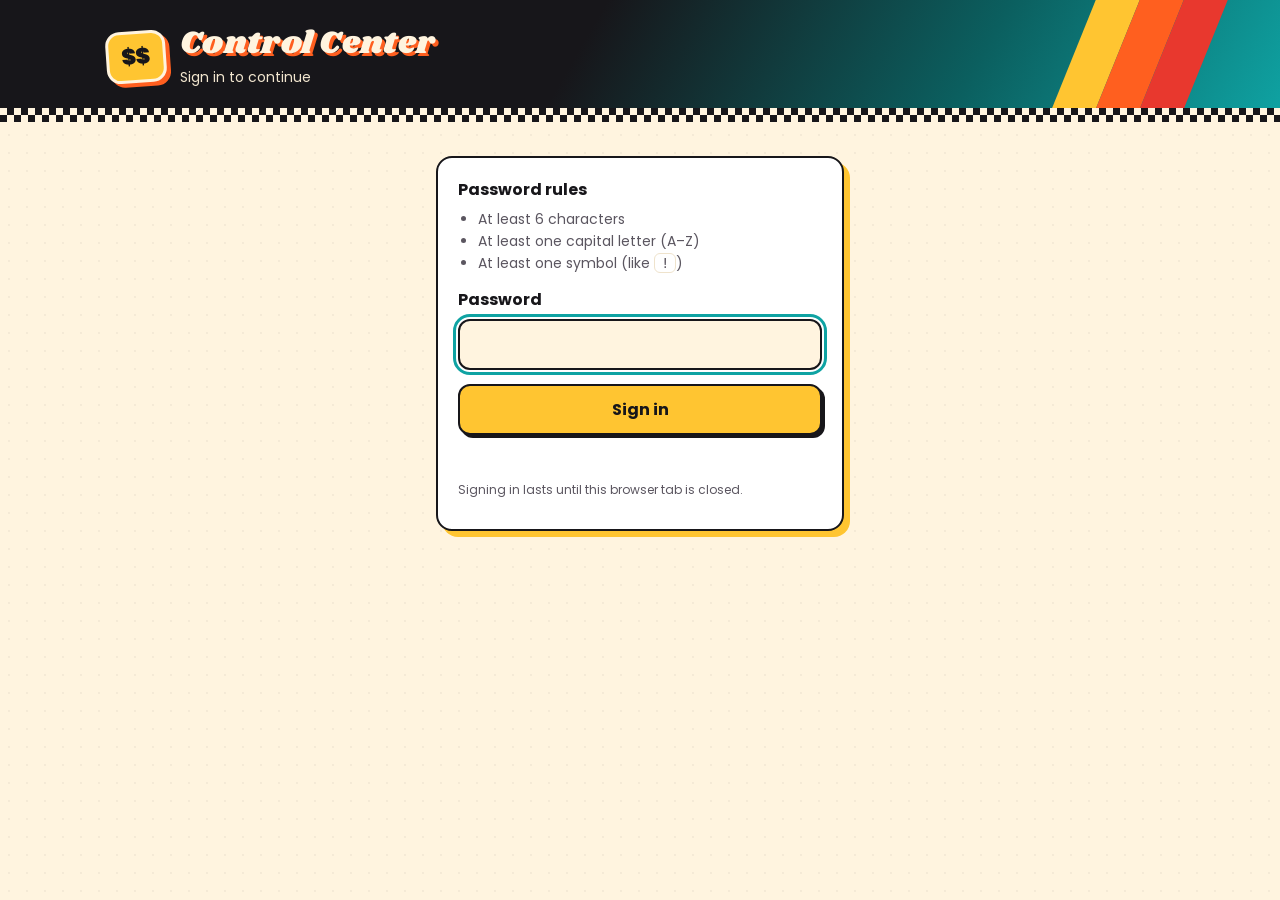
<file: combined.html>
<!doctype html>
<html lang="en">
<head>
<script src="gate.js?v=2"></script>
<link rel="manifest" href="manifest.webmanifest">
<link rel="apple-touch-icon" href="icons/apple-touch-icon.png">
<meta name="theme-color" content="#17161A">
<meta name="apple-mobile-web-app-capable" content="yes">
<meta name="mobile-web-app-capable" content="yes">
<meta name="apple-mobile-web-app-status-bar-style" content="black-translucent">
<meta name="apple-mobile-web-app-title" content="Gold HQ">
<meta charset="utf-8">
<meta name="viewport" content="width=device-width,initial-scale=1">
<meta name="robots" content="noindex,nofollow">
<title>Combined · Fresh $$</title>
<link rel="preconnect" href="https://fonts.googleapis.com">
<link rel="preconnect" href="https://fonts.gstatic.com" crossorigin>
<link href="https://fonts.googleapis.com/css2?family=Anton&family=Poppins:wght@400;600;700;800&family=Shrikhand&display=swap" rel="stylesheet">
<link rel="stylesheet" href="style.css?v=4">
<link rel="stylesheet" href="pages.css?v=3">
</head>
<body>
<header class="top">
  <div class="stripes" aria-hidden="true"><i></i><i></i><i></i></div>
  <div class="wrap">
    <div class="brand"><a class="logo" href="avi/" title="Fresh $$" style="text-decoration:none;color:inherit;cursor:default">$$</a><div><h1>Combined view</h1><p class="sub" id="updated">Loading…</p></div></div>
    <nav class="site-nav" aria-label="Dashboard pages"><a href="index.html">🏁 This account</a><a href="other-bots.html">🔀 Other bots</a><a href="combined.html" aria-current="page">🧮 Combined</a><a href="flowchart.html">🧩 How it's set up</a><a href="improvements.html">🛠 Improvements</a></nav>
    <div class="banner" id="relayNote" hidden></div>
  </div>
  <div class="checker" aria-hidden="true"></div>
</header>

<main class="wrap">
  <section class="sec c-yellow"><h2><span class="ico" aria-hidden="true">💵</span>Money</h2><div class="kpis" id="kpis"></div></section>
  <section class="sec c-teal"><h2><span class="ico" aria-hidden="true">👀</span>Traffic</h2><div class="kpis" id="traffic"></div><div class="card list" id="trafficMissing"></div><p class="muted" id="trafficNote"></p></section>
  <section class="sec c-orange"><h2><span class="ico" aria-hidden="true">📅</span>Next 14 days</h2><div class="card list" id="deadlines"></div></section>
  <section class="sec c-red"><h2><span class="ico" aria-hidden="true">🙋</span>Your to-dos</h2><div class="card list" id="todos"></div></section>
  <section class="sec c-orange" id="decSec" hidden><h2><span class="ico" aria-hidden="true">🤔</span>Decisions</h2><div class="card list" id="decisions"></div></section>
  <section class="sec c-teal"><h2><span class="ico" aria-hidden="true">🛍️</span>Shops &amp; sites</h2><div class="card list" id="shops"></div></section>
  <section class="sec c-red"><h2><span class="ico" aria-hidden="true">🧾</span>Recurring bills</h2><div class="card list" id="bills"></div><p class="muted" id="adsNote"></p></section>
</main>
<footer class="wrap muted">Data: <code>data.json</code> (both accounts) · paper P&amp;L is not real money.</footer>
<script src="cc-common.js?v=1"></script><script src="combined.js?v=9"></script>
<script>
if('serviceWorker' in navigator){
  window.addEventListener('load',function(){
    navigator.serviceWorker.register('sw.js',{scope:'./'}).catch(function(){});
  });
}
</script>
</body>
</html>
</file>
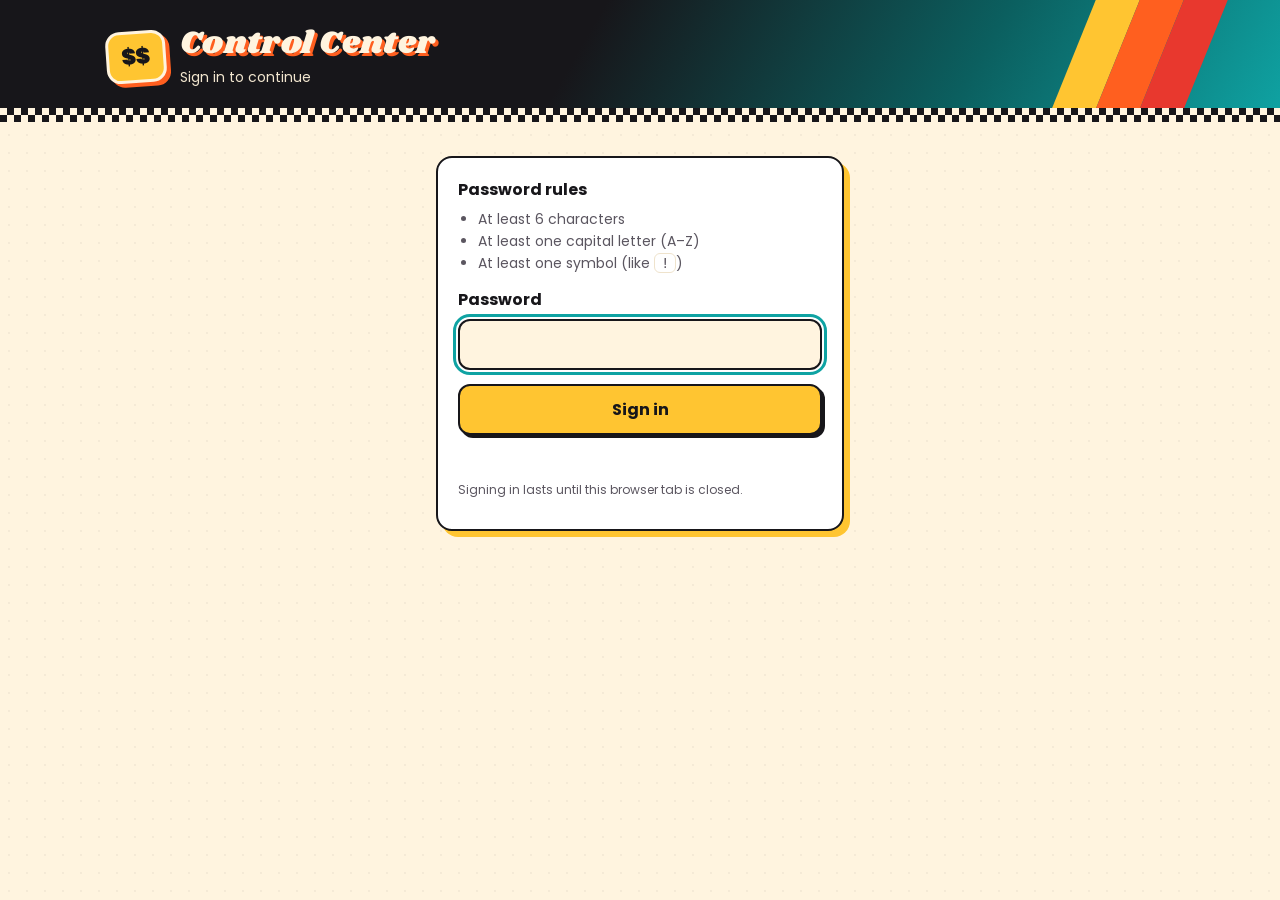
<file: flowchart.html>
<!doctype html>
<html lang="en">
<head>
<script src="gate.js?v=2"></script>
<link rel="manifest" href="manifest.webmanifest">
<link rel="apple-touch-icon" href="icons/apple-touch-icon.png">
<meta name="theme-color" content="#17161A">
<meta name="apple-mobile-web-app-capable" content="yes">
<meta name="mobile-web-app-capable" content="yes">
<meta name="apple-mobile-web-app-status-bar-style" content="black-translucent">
<meta name="apple-mobile-web-app-title" content="Gold HQ">
<meta charset="utf-8"><meta name="viewport" content="width=device-width,initial-scale=1">
<meta name="robots" content="noindex,nofollow"><title>How it's set up · Fresh $$</title>
<link rel="preconnect" href="https://fonts.googleapis.com"><link rel="preconnect" href="https://fonts.gstatic.com" crossorigin>
<link href="https://fonts.googleapis.com/css2?family=Anton&family=Poppins:wght@400;600;700;800&family=Shrikhand&display=swap" rel="stylesheet">
<link rel="stylesheet" href="style.css?v=4"><link rel="stylesheet" href="pages.css?v=3">
</head>
<body>
<header class="top"><div class="stripes" aria-hidden="true"><i></i><i></i><i></i></div><div class="wrap">
  <div class="brand"><a class="logo" href="avi/" title="Fresh $$" style="text-decoration:none;color:inherit;cursor:default">$$</a><div><h1>How it's set up</h1><p class="sub">Fresh $$ control center · updated Oct 8, 2026 morning PT (~8:50 AM)</p></div></div>
  <nav class="site-nav" aria-label="Dashboard pages"><a href="index.html">🏁 This account</a><a href="other-bots.html">🔀 Other bots</a><a href="combined.html">🧮 Combined</a><a href="flowchart.html" aria-current="page">🧩 How it's set up</a><a href="improvements.html">🛠 Improvements</a></nav>
</div><div class="checker" aria-hidden="true"></div></header>
<main class="wrap page-main">
  <div class="page-intro"><p class="eyebrow">At-a-glance · updated Oct 13, 2026 · ~9:00 AM PT</p><h2>What is actually connected</h2><p>This map covers both of Joshua's Grok Bot accounts. This account's facts come from the box files and live checks on Oct 5 morning. The other account can't see this box, so its facts are relayed by hand (as of Oct 3 ~1pm PT). It separates confirmed live work from pending approvals and owner-controlled steps.</p></div>
  <div class="callout"><strong>Read the colors:</strong> Green means live or working. Amber means set up but waiting on a person, approval, or verification. Gray is a separate coming-next lane—not live yet.<div class="legend"><span><i class="swatch live"></i> live / working</span><span><i class="swatch wait"></i> waiting on something</span><span><i class="swatch next"></i> coming next</span></div></div>

  <section class="flow-block"><h2><span class="ico" style="--accent:var(--yellow)">🧠</span>Two accounts, one owner</h2>
    <div class="bot-row">
      <div class="flow-node live"><h3>Joshua</h3><p>Owner. Approvals, accounts, payouts, anything public or paid.</p></div><div class="flow-arrow">→</div>
      <div class="flow-node live"><h3>This account · Scott Bot</h3><p>Control bot. Routes work, runs the open-tasks scan and daily wrap-up. Chief of Staff collects deadlines, bills and open items. Oct 5: Million-Dollar Plan, profile backups, Gold HQ Sync (file sync with the other account), Family Gem site live.</p></div><div class="flow-arrow">→</div>
      <div class="flow-node live"><h3>This account · teammate bots</h3><p>Fresh $$ (this dashboard) · PrintPlz · HostFees Control · Deal Scout · WebsitePlz · Avi Bot (kid-safe; runs Avi's Fun Page, opened by tapping the yellow $$).</p></div>
    </div>
    <div class="bot-row" style="margin-top:12px">
      <div class="flow-node wait"><h3>Manual relay</h3><p>The two accounts can't see each other. Joshua copies messages between Scott Bot and the other account's Grok Bot; the dashboard's other-account data is only as fresh as the last relay.</p></div><div class="flow-arrow">→</div>
      <div class="flow-node live"><h3>Other account · Grok Bot</h3><p>Main coordinator there. Owns no shop; routes work.</p></div><div class="flow-arrow">→</div>
      <div class="flow-node live"><h3>Other account · bots</h3><p>MoonLetter Mira · The Family Gem Shop · audit4u (Help4U) · Ideas · Gemstone Trends · Politics, Stocks and Polymarket Edge (paper only; Sports Edge removed Oct 3) · Edge Desk · Rogue agent check · Researcher. Parked: AI doom Test, Make $$, Puzzles, Who Is josh ?, Unsure, empty New Bot.</p></div>
    </div>
  </section>

  <section class="flow-block"><h2><span class="ico" style="--accent:var(--orange)">⏰</span>Routines (this account)</h2>
    <div class="callout">
      <p><b>Scott Bot · open-tasks scan:</b> every 2 hours, 8:11 AM–8:11 PM PT. Messages Joshua only when something new needs him.</p>
      <p><b>Scott Bot · nightly roll-up to Chief of Staff:</b> 8:51 PM PT daily.</p>
      <p><b>Scott Bot · daily wrap-up:</b> 9:01 PM PT.</p>
      <p><b>Fresh $$ · morning dashboard refresh:</b> reads Etsy Shop Manager and updates <code>data.json</code> (last run ~8:52 AM PT Oct 15, using PrintPlz's 8:19 AM Shop Manager read).</p>
      <p><b>HostFees Control · Pinterest:</b> drip paused on purpose since Oct 10 (Access Denied; waiting on Joshua); week-2 kit pins still blocked.</p>
      <p class="small-note">Other account (relayed Oct 3, last confirmed there Oct 1–2): paper-lane hunts on weekdays only, MoonLetter Mira paid-order watch Mon–Sat every 2 hours, Rogue agent check Mondays 8:19 AM PT, Gemstone Trends watches paused. Details on <a href="other-bots.html">Other bots</a>.</p>
    </div>
  </section>

  <section class="flow-block"><h2><span class="ico" style="--accent:var(--teal)">🛍️</span>Working businesses &amp; ops</h2>
    <div class="business-grid">
      <article class="business-card printplz"><h3>PrintPlz · Etsy + Printful</h3><p class="descriptor">For-moms store · PrintPlzShop open · <b>80</b> live listings (Shop Manager, Oct 15 ~8:19 AM PT: 80 active / 1 draft / 2 inactive) · Halloween price raises 23/24 done (TB1 pending) · 0 orders / $0 revenue · 3 views / 3 visits (last 7 days to Oct 15, Shop Manager; views down from 5, visits up from 2). Oct 15 AM loop: 54/54 OK; materials on P10/X25; capitals on P9/P10/X25. Build hold still on. Etsy Ads ON HOLD (all ads). Cyber Specials not opted in (closes Oct 27).</p>
        <div class="pipeline">
          <div class="flow-node live"><h3>Designs + mockups</h3><p>Shop Manager is the count source of truth. Last Shop Manager read Oct 7 ~8:39 AM PT: <b>80</b> active (unchanged vs Oct 6).</p></div><div class="flow-arrow">→</div>
          <div class="flow-node live"><h3>Printful</h3><p>Account: <b>PrintPlz</b> · Google login.</p></div><div class="flow-arrow">→</div>
          <div class="flow-node live"><h3>Etsy shop</h3><p><b>PrintPlzShop</b> open; the 79 listings confirmed at 8:02 AM are linked below (X29, relisted 9:45 AM, is the 80th); margin estimates on the dashboard cover early listings.</p></div><div class="flow-arrow">→</div>
          <div class="flow-node live"><h3>Customer orders</h3><p>Shop Manager / sold orders: 0 orders and $0 revenue; dashboard actuals remain $0 (orders page empty).</p></div><div class="flow-arrow">→</div>
          <div class="flow-node live"><h3>Printful fulfillment</h3><p>Printful prints and ships; non-personalized orders can flow automatically. Billing card + samples confirmed (Joshua Oct 2) — fulfillment green.</p></div><div class="flow-arrow">→</div>
          <div class="flow-node live"><h3>Etsy payout</h3><p>Payout to bank is verified.</p></div>
        </div>
        <p class="small-note"><strong>Source-of-truth:</strong> Etsy Shop Manager shows <b>80</b> active at ~8:39 AM PT Oct 7 (unchanged vs Oct 6). The links below are those 80 listings. Printful billing + samples are green.</p>
        <p class="listing-links"><a href="https://www.etsy.com/listing/4588141985" target="_blank" rel="noopener">Nurse Ornament Personalized Wood Heart, Custom Name Credential Christmas Keepsake</a> · see listing · Holidays; <a href="https://www.etsy.com/listing/4588143178" target="_blank" rel="noopener">Ultrasound Ornament Pregnancy Announcement, Personalized Acrylic Baby Arriving Keepsake</a> · see listing · Family; <a href="https://www.etsy.com/listing/4588142244" target="_blank" rel="noopener">Grandma Christmas Ornament with Grandkids Names, Personalized Glass Keepsake Gift 2026</a> · see listing · Family; <a href="https://www.etsy.com/listing/4588140048" target="_blank" rel="noopener">Personalized Golf Towel for Grandpa, Custom Grandkids Names Caddies Gift, Dad Est Year</a> · see listing · Family; <a href="https://www.etsy.com/listing/4588123752" target="_blank" rel="noopener">Personalized Pet Christmas Stocking, Custom Dog Photo and Name, Cat Lover Mantel Decor Gift</a> · see listing · Pets; <a href="https://www.etsy.com/listing/4588118266" target="_blank" rel="noopener">Pickleball Ornament 2026, Personalized Christmas Gift for Player, Coach or Couple with Name</a> · see listing · Holidays; <a href="https://www.etsy.com/listing/4588113199" target="_blank" rel="noopener">Memorial Photo Ornament, Personalized Glass Christmas Keepsake with Name and Years, Sympathy Gift</a> · see listing · Holidays; <a href="https://www.etsy.com/listing/4588112663" target="_blank" rel="noopener">Custom Pet Face Socks, Personalized Dog Photo Christmas Stocking Stuffer with Name</a> · see listing · Pets; <a href="https://www.etsy.com/listing/4587965861" target="_blank" rel="noopener">Grandma&#x27;s Story Memory Book, Personalized Hardcover Journal with Prompts, Christmas Gift from Grandkids</a> · see listing · Family; <a href="https://www.etsy.com/listing/4587961897" target="_blank" rel="noopener">Personalized Family Recipe Book, Custom Hardcover Cookbook to Fill In, Grandma Christmas Gift Keepsake</a> · see listing · Family; <a href="https://www.etsy.com/listing/4587956335" target="_blank" rel="noopener">Personalized 2027 Family Birthday Calendar with Photos and Names, Grandma Christmas Gift, Wall Decor</a> · see listing · Family; <a href="https://www.etsy.com/listing/4587953633" target="_blank" rel="noopener">Custom Photo Puzzle with Name, Personalized Family Christmas Gift, 500 1000 Piece Jigsaw Tin</a> · see listing · Family; <a href="https://www.etsy.com/listing/4587954204" target="_blank" rel="noopener">Personalized Christmas Tree Skirt with Family Name, Custom Fleece Holiday Decor, Heirloom 44 Inch</a> · see listing · Family; <a href="https://www.etsy.com/listing/4587953034" target="_blank" rel="noopener">Custom Pet Pillow Shaped Like Your Dog or Cat, Photo Name Keepsake, Christmas Gift</a> · see listing · Family; <a href="https://www.etsy.com/listing/4587869944" target="_blank" rel="noopener">Family Photo Christmas Ornament 2026, Personalized Last Name Wood Keepsake, Custom Picture Gift</a> · see listing · Family; <a href="https://www.etsy.com/listing/4587863257" target="_blank" rel="noopener">Baby&#x27;s First Christmas Photo Ornament 2026, Personalized Wood Keepsake, New Parents Gift</a> · see listing · Family; <a href="https://www.etsy.com/listing/4587868050" target="_blank" rel="noopener">Pet Memorial Photo Ornament, Custom Dog Loss Keepsake, Always By My Side Wood Gift</a> · see listing · Pets; <a href="https://www.etsy.com/listing/4587860480" target="_blank" rel="noopener">Sibling Christmas Shirts 2026, Personalized Big Sis Middle Bro Little Name Tee, Matching Kids</a> · see listing · Holidays; <a href="https://www.etsy.com/listing/4587853994" target="_blank" rel="noopener">Pet Paw Ornament Personalized, Metal Dog Name Christmas 2026 Keepsake, Plaid Cat Lover Gift</a> · see listing · Pets; <a href="https://www.etsy.com/listing/4587847337" target="_blank" rel="noopener">Mushroom Name Ornament, Woodland Kids Christmas 2026, Personalized Wooden Toadstool Keepsake Stocking Gift</a> · see listing · Kids; <a href="https://www.etsy.com/listing/4587843933" target="_blank" rel="noopener">Celestial Family Ornament 2026, Personalized Names Moon Stars Christmas Keepsake, Navy Silver Gift</a> · see listing · Family; <a href="https://www.etsy.com/listing/4587843281" target="_blank" rel="noopener">First Christmas in Our New Home Ornament 2026, Personalized Housewarming Keepsake, Family Name Gift</a> · see listing · Family; <a href="https://www.etsy.com/listing/4587847930" target="_blank" rel="noopener">Running on Cocoa and Chaos Sweatshirt, Funny Christmas Crewneck, Hot Chocolate Mom Pullover</a> · see listing · Holidays; <a href="https://www.etsy.com/listing/4587839377" target="_blank" rel="noopener">Dog Dad Mug Personalized, Pet Names Coffee Cup, Christmas Gift for Him, Black Inside</a> · see listing · Pets; <a href="https://www.etsy.com/listing/4587837229" target="_blank" rel="noopener">Our First Christmas Married Ornament 2026, Personalized Names Mr Mrs Keepsake, Newlywed Wedding Gift</a> · see listing · Family; <a href="https://www.etsy.com/listing/4587836833" target="_blank" rel="noopener">New Grandparents Ornament 2026, Personalized Est. Christmas Keepsake, Pregnancy Announcement Gift Grandma Grandpa</a> · see listing · Family; <a href="https://www.etsy.com/listing/4587839010" target="_blank" rel="noopener">Teacher Reward Stickers Personalized, Christmas Classroom Labels, Great Job Holiday Sheet for Students</a> · see listing · Teacher; <a href="https://www.etsy.com/listing/4587838322" target="_blank" rel="noopener">Grandma Christmas Sweatshirt 2026, Grandkids Names on Sleeve, Personalized Holly Crewneck, Gift from Kids</a> · see listing · Kids; <a href="https://www.etsy.com/listing/4587836966" target="_blank" rel="noopener">Glass Christmas Ornament 2026, Personalized Family Crest Monogram, Heirloom Keepsake, Last Name Est Year</a> · see listing · Family; <a href="https://www.etsy.com/listing/4587826369" target="_blank" rel="noopener">Wood Family Christmas Ornament 2026, Personalized Names Tree Keepsake, Hinoki Cypress Heirloom Gift</a> · see listing · Family; <a href="https://www.etsy.com/listing/4587831880" target="_blank" rel="noopener">Baby&#x27;s First Christmas Ornament 2026, Personalized Celestial Moon Stars Name, Two-Sided Ceramic Keepsake Gift</a> · see listing · Family; <a href="https://www.etsy.com/listing/4587829408" target="_blank" rel="noopener">Our First Christmas Engaged Ornament 2026, Personalized Couple Names, Engagement Gift Keepsake, Fiance Present</a> · see listing · Family; <a href="https://www.etsy.com/listing/4587531023" target="_blank" rel="noopener">Dog Christmas Gift Tag Stickers, Personalized Love Pet Name Labels, Wrapping Paw Print Sheet</a> · see listing · Pets; <a href="https://www.etsy.com/listing/4587530623" target="_blank" rel="noopener">Christmas Place Card Stickers Personalized, Holly Guest Name Labels, Holiday Table Decor Dinner Party</a> · see listing · Holidays; <a href="https://www.etsy.com/listing/4587533882" target="_blank" rel="noopener">Personalized Cat Ornament 2026, Custom Name Christmas Keepsake, Black Orange Tabby Gray Cream Gift</a> · see listing · Pets; <a href="https://www.etsy.com/listing/4587533336" target="_blank" rel="noopener">Personalized Teacher Ornament 2026, Custom Name Grade Christmas Keepsake, Apple Class Gift from Students</a> · see listing · Teacher; <a href="https://www.etsy.com/listing/4587532122" target="_blank" rel="noopener">Personalized Dinosaur Ornament 2026, Kids Name Christmas Keepsake, Santa Hat Dino Toddler Stocking Stuffer</a> · see listing · Holidays; <a href="https://www.etsy.com/listing/4587527149" target="_blank" rel="noopener">Big Sister Ornament 2026, Personalized Name Christmas Keepsake, Sibling Announcement Gift, Bro Version Too</a> · see listing · Holidays; <a href="https://www.etsy.com/listing/4587485289" target="_blank" rel="noopener">Thanksgiving Place Card Stickers Personalized, Guest Name Labels, Thankful Table Decor Sheet</a> · see listing · Holidays; <a href="https://www.etsy.com/listing/4587486608" target="_blank" rel="noopener">Personalized Teacher Iced Coffee Glass, Fuel Can Cup with Lid and Straw, Christmas Gift</a> · see listing · Teacher; <a href="https://www.etsy.com/listing/4587478583" target="_blank" rel="noopener">Professional Glue Stick Finder Shirt, Funny Teacher Tee, Personalized Kindergarten Gift with Name</a> · see listing · Teacher; <a href="https://www.etsy.com/listing/4587477131" target="_blank" rel="noopener">This Is My Teacher Voice Shirt, Funny Personalized Tee with Name, Sarcastic School Gift</a> · see listing · Teacher; <a href="https://www.etsy.com/listing/4587425416" target="_blank" rel="noopener">Running on Coffee and Recess Shirt, Funny Teacher Tee Personalized, Christmas Gift</a> · see listing · Teacher; <a href="https://www.etsy.com/listing/4587421800" target="_blank" rel="noopener">Kids Classmate Christmas Labels, Personalized Merry from Name Stickers, School Party Treat Tags</a> · see listing · Kids; <a href="https://www.etsy.com/listing/4587418492" target="_blank" rel="noopener">Teaching My Favorite Elves Sweatshirt, Personalized Teacher Christmas Crewneck, Grade Level</a> · see listing · Teacher; <a href="https://www.etsy.com/listing/4587413910" target="_blank" rel="noopener">Personalized Teacher Christmas Mug, Little Elves Coffee Cup, Red Inside Gift from Class</a> · see listing · Teacher; <a href="https://www.etsy.com/listing/4587401381" target="_blank" rel="noopener">From Santa Gift Tag Stickers Personalized, Kids Name Christmas Present Labels</a> · see listing · Kids; <a href="https://www.etsy.com/listing/4587402080" target="_blank" rel="noopener">Matching Family Christmas Sweatshirts Personalized, Ugly Sweater Style Crewneck with Name</a> · see listing · Holidays; <a href="https://www.etsy.com/listing/4587387221" target="_blank" rel="noopener">Funny Thanksgiving Leftover Labels Personalized, Kitchen Name Stickers for Containers, Hostess Gift</a> · see listing · Holidays; <a href="https://www.etsy.com/listing/4587386026" target="_blank" rel="noopener">Thankful for Coffee Mug, Funny Turkey Thanksgiving Cup, Orange Inside Fall Hostess Gift</a> · see listing · Holidays; <a href="https://www.etsy.com/listing/4587347518" target="_blank" rel="noopener">Teaching Little Pumpkins Shirt, Personalized Fall Teacher Tee, Halloween Thanksgiving Name</a> · see listing · Teacher; <a href="https://www.etsy.com/listing/4587335100" target="_blank" rel="noopener">Personalized Halloween Treat Bag Labels, Kids Name Stickers for Class Party Goodies</a> · see listing · Kids; <a href="https://www.etsy.com/listing/4587287901" target="_blank" rel="noopener">Personalized Girls Retro Shirt, In My Grade Era Back to School Tee with Name</a> · see listing · Holidays; <a href="https://www.etsy.com/listing/4587281590" target="_blank" rel="noopener">Personalized Kids Gamer Shirt, Level Unlocked Back to School Tee, Name and Grade</a> · see listing · Holidays; <a href="https://www.etsy.com/listing/4587269447" target="_blank" rel="noopener">Snack Squad Family Shirts Personalized, Matching Road Trip Tees, Boss Security Inspector Kids</a> · see listing · Holidays; <a href="https://www.etsy.com/listing/4587263958" target="_blank" rel="noopener">Dad and Son Truck Co Shirts Personalized, Matching Boss &amp; Intern Tees, Christmas Gift Set</a> · see listing · Holidays; <a href="https://www.etsy.com/listing/4587250015" target="_blank" rel="noopener">Mommy and Me Matching Shirts, Mama Runs on Coffee, Personalized Kids Sprinkles Name Tee</a> · see listing · Holidays; <a href="https://www.etsy.com/listing/4587157952" target="_blank" rel="noopener">Funny Family Christmas Shirts Personalized, Matching Superlative Tees 2026, Custom Line and Name</a> · see listing · Holidays; <a href="https://www.etsy.com/listing/4587113847" target="_blank" rel="noopener">Christmas Family Shirts Personalized, Matching Last Name Tees 2026, Cozy Cabin Red Truck</a> · see listing · Holidays; <a href="https://www.etsy.com/listing/4587100460" target="_blank" rel="noopener">Sugar Cookie Crew Shirt, Personalized Mommy and Me Christmas Tee, Matching Mom Daughter</a> · see listing · Holidays; <a href="https://www.etsy.com/listing/4586991352" target="_blank" rel="noopener">Mostly Nice Christmas Shirt Personalized, Dad and Son Matching Tees, Kids Name Santa</a> · see listing · Holidays; <a href="https://www.etsy.com/listing/4586952770" target="_blank" rel="noopener">Family Thanksgiving Shirts Personalized, Matching Turkey Carver Pie Queen Gravy Taster Tees</a> · see listing · Holidays; <a href="https://www.etsy.com/listing/4586932761" target="_blank" rel="noopener">Thankful Mama Shirt, Personalized Mommy and Me Thanksgiving Tee, Matching Mom Daughter Fall</a> · see listing · Holidays; <a href="https://www.etsy.com/listing/4586925176" target="_blank" rel="noopener">Official Pie Inspector Shirt, Personalized Thanksgiving Dad and Son Matching Tee, Kids Name</a> · see listing · Holidays; <a href="https://www.etsy.com/listing/4586906120" target="_blank" rel="noopener">Personalized Kids Name Labels, School Lunchbox Water Bottle Sticker Sheet, Daycare Supplies</a> · see listing · Kids; <a href="https://www.etsy.com/listing/4586893709" target="_blank" rel="noopener">Monster Family Halloween Shirts, Personalized Matching Dadcula Momster Kids Name Tee Set</a> · see listing · Holidays; <a href="https://www.etsy.com/listing/4586885520" target="_blank" rel="noopener">Mama Boo Matching Halloween Shirts, Personalized Mommy and Me Pink Ghost Tee Set</a> · see listing · Holidays; <a href="https://www.etsy.com/listing/4586871127" target="_blank" rel="noopener">Dadcula Little Fang Matching Halloween Shirts, Personalized Dad and Son Vampire Tee Set</a> · see listing · Holidays; <a href="https://www.etsy.com/listing/4586863386" target="_blank" rel="noopener">Personalized Pet Name Mug, Favorite Human Dog Mom Coffee Cup Gift</a> · see listing · Pets; <a href="https://www.etsy.com/listing/4586852171" target="_blank" rel="noopener">Personalized Christmas Gift Tag Stickers, Retro From Name Label Sheet</a> · see listing · Holidays; <a href="https://www.etsy.com/listing/4586843780" target="_blank" rel="noopener">Personalized Christmas Stocking with Name, Retro Tree Family Mantel Decor</a> · see listing · Holidays; <a href="https://www.etsy.com/listing/4586735738" target="_blank" rel="noopener">Funny Kids Christmas Ornament 2026, Mostly Nice Personalized Name Gift</a> · see listing · Holidays; <a href="https://www.etsy.com/listing/4586723835" target="_blank" rel="noopener">Our First Home Ornament 2026, Personalized New House Christmas Keepsake, Housewarming Closing Gift</a> · see listing · Family; <a href="https://www.etsy.com/listing/4586706133" target="_blank" rel="noopener">Personalized Dog Christmas Ornament 2026, Custom Pet Name Keepsake</a> · see listing · Pets; <a href="https://www.etsy.com/listing/4586708521" target="_blank" rel="noopener">Pet Memorial Ornament, Personalized Always By My Side Keepsake, Dog or Cat Loss Gift</a> · see listing · Pets; <a href="https://www.etsy.com/listing/4586704522" target="_blank" rel="noopener">Our First Christmas Ornament 2026, Personalized Couple Names Keepsake</a> · see listing · Holidays; <a href="https://www.etsy.com/listing/4586693153" target="_blank" rel="noopener">Baby&#x27;s First Christmas Ornament 2026, Personalized Name Keepsake, Newborn Gift</a> · see listing · Holidays; <a href="https://www.etsy.com/listing/4586688180" target="_blank" rel="noopener">Personalized Family Christmas Ornament 2026, Last Name Keepsake</a> · see listing · Holidays; <a href="https://www.etsy.com/listing/4586660855" target="_blank" rel="noopener">Personalized Trick or Treat Bag with Name, Kids Halloween Candy Haul Cotton Tote</a> · see listing · Holidays; <a href="https://www.etsy.com/listing/4586652265" target="_blank" rel="noopener">Little Ghosts On Board Halloween Car Magnet, Spooky Season Decor</a> · see listing · Holidays</p>
      </article>
      <article class="business-card hostfees"><h3>HostFees · Cloudflare Pages</h3><p class="descriptor">Background (autopilot) · Live site · Associates <b>hostfees-20</b> live (tax validated, Unblocked, 5 tracking IDs) · Day 0 + growth build live Oct 6 · <b>30 of 49</b> pins live (posted-pins log; 4 posted Oct 9 AM incl. kit03) · Pinterest drip paused since Oct 10 (week-2 kit pins still blocked) · <b>kits live since Oct 6</b> (all 54 pages 200, IDs + disclosures verified; 28 of 51 SiteStripe slots on fallback) · v2 kit redesign live Oct 8 · kit-linking fix approved (goes live after the WebsitePlz phone audit) · 7-day Cloudflare 33 visits (Oct 15, raw) · ~8–17 human visits/day · Turno affiliate link live · run by HostFees Control.</p>
        <div class="pipeline">
          <div class="flow-node live"><h3>hostfees.com</h3><p>Cloudflare Pages site is live.</p></div><div class="flow-arrow">→</div>
          <div class="flow-node live"><h3>Redeploy</h3><p>Blocker cleared Oct 6 (box Cloudflare + GitHub sign-ins). Day 0 + growth build already live via Pages direct upload. Staged kits wait on Joshua OK before Thu Oct 8.</p></div><div class="flow-arrow">→</div>
          <div class="flow-node live"><h3>Content</h3><p>5 calculators · 3 gift guides · 10 fee explainers.</p></div><div class="flow-arrow">→</div>
          <div class="flow-node live"><h3>Pinterest</h3><p>hostfees.com claimed (verified); 30 of 49 pins live (posted-pins log, last Oct 9 10:25 AM); drip paused since Oct 10 (Pinterest Access Denied) until Joshua checks the account; normally 3 each morning (~10:06 AM PT).</p></div><div class="flow-arrow">→</div>
          <div class="flow-node live"><h3>Affiliate programs</h3><p>Amazon Associates live (hostfees-20; Sites list + SiteStripe still open); Hospitable live; Turno LIVE; Hostaway declined (reapply Nov 1–15); Lodgify pending; OwnerRez not applied.</p></div><div class="flow-arrow">→</div>
          <div class="flow-node live"><h3>PayPal payouts</h3><p>Personal PayPal done; Hospitable bank details added (Oct 2); Turno password changed (Oct 2). W-9 only if a program asks. beehiiv + P.O. Box still waiting.</p></div>
        </div>
      </article>
      <article class="business-card deal"><h3>Deal Scout · PAUSED</h3><p class="descriptor">PAUSED Oct 14 (Joshua focus decision). Last run Wed Oct 14 (~8:02–8:10 AM PT) · 308 cards (11 new, none standout; 6 gone) · Track A #1 still SEO Supremacy ($3,000) · RedSnout $2,690 (watch only) · watch-tier Viral Info + Inspire Pearls · Amazon earn-in focus: <b>6 inquiry letters reviewed Oct 8, none approved to send</b> · research only; no bids or purchases.</p>
        <div class="pipeline"><div class="flow-node live"><h3>Daily research</h3><p>One business at a time, up to the $5,000 mandate; latest notes add affiliate-tool research.</p></div><div class="flow-arrow">→</div><div class="flow-node live"><h3>Alerts</h3><p>Shortlist and risk notes for Joshua; research only, with all projections labeled estimates in source notes.</p></div><div class="flow-arrow">→</div><div class="flow-node wait"><h3>Amazon earn-in inquiries</h3><p>Cat Bundle <b>PASSED Oct 6</b>. Contact-first earn-in: Wallets/Belts QL 13546165 + EU Garden QL 16051221. Letters drafted, not sent — Joshua reviews first. Research only.</p></div></div>
      </article>
      <article class="business-card ops"><h3>WebsitePlz · Cloudflare Pages</h3><p class="descriptor">Focus #1 · Websites for local trades · websiteplz.com live · sitesplz.com redirects to it · <b>sales upgrade live Oct 4</b>: See-It-First Guarantee, 50% deposits, $1,495 includes 6 months of Care, Terms/Privacy/Refunds pages, private mockups · cleaning + pressure-washing package named <b>Booking-ready</b> · psych model skill saved · 5 trade pages + 5 blog guides · Search Console verified · 0 of 821 links broken · speed fix Oct 5 (98/99) · Contra ~89% · reassurance line live, audit clean, Search Console collecting since Oct 5 · Fiverr gig waits on ID verification · website ads ON HOLD · $0 revenue · run by WebsitePlz (bot id <code>e58826be-250d-4953-b472-9f0e1836bd42</code>). · Cloudflare 7d (Oct 15): 72 visits / 78 views (raw).</p>
        <div class="pipeline"><div class="flow-node live"><h3>websiteplz.com</h3><p>Live on Cloudflare Pages; sitesplz.com redirects here. See-It-First Guarantee, 50% deposit pricing, legal pages and private mockup links are live.</p></div><div class="flow-arrow">→</div><div class="flow-node live"><h3>Demo sites</h3><p><a href="https://goldjoshua81-dev.github.io/contractor-samples/" target="_blank" rel="noopener">contractor-samples</a>: HVAC, plumbing, pressure washing, house cleaning.</p></div><div class="flow-arrow">→</div><div class="flow-node wait"><h3>Fiverr + Contra</h3><p>Contra ~89%. Fiverr W-9 under review; gig blocked only on Joshua's ID verification (confirm phone, then publish). Site buttons hidden until profile links exist.</p></div><div class="flow-arrow">→</div><div class="flow-node wait"><h3>Deposits + leads</h3><p>Stripe deposit links ($124.50 / $562.50 / $747.50) waiting on Joshua; legal pages need his review first. Cloudflare Workers Scripts Edit unlocked Oct 6; contact inbox not set up.</p></div><div class="flow-arrow">→</div><div class="flow-node wait"><h3>Care plans</h3><p>$99/mo · $249/qtr · $990/yr; 6 months included with the $1,495 package. No clients yet.</p></div></div>
      </article>
      <article class="business-card ops"><h3>Avi's Fun Page · kid-safe</h3><p class="descriptor">Tap the yellow $$ logo on any dashboard page to open it (<a href="avi/">avi/</a>, noindex). Run by Avi Bot. No shops, money or accounts.</p></article>
      <article class="business-card ops"><h3>Control center · GitHub Pages</h3><p class="descriptor">This dashboard is the shared operating view for both accounts. Everything comes from one <code>data.json</code>.</p>
        <div class="pipeline"><div class="flow-node live"><h3>Who updates data.json</h3><p>Fresh $$ (morning refresh, <code>update.py</code>); Scott Bot for cross-account and manual updates; <code>traffic.py</code> appends dated traffic readings.</p></div><div class="flow-arrow">→</div><div class="flow-node live"><h3>Three dashboard pages</h3><p><a href="index.html">This account</a> · <a href="other-bots.html">Other bots</a> (manual relay) · <a href="combined.html">Combined</a> (money, traffic, next 14 days, to-dos, bills).</p></div><div class="flow-arrow">→</div><div class="flow-node live"><h3>GitHub Pages</h3><p>git push to main redeploys goldjoshua81-dev.github.io/control-center/ in about a minute. Public repo: no emails, passwords or tokens.</p></div></div>
      </article>
    </div>
  </section>

  <section class="flow-block"><h2><span class="ico" style="--accent:var(--yellow)">📅</span>Key dates</h2>
    <div class="callout">
      <p><b>Wed Oct 7:</b> Deal Scout Amazon earn-in shortlist + inquiry batch (no Cat Bundle follow-up). <b>Wed Oct 7, 6 PM PT:</b> Stocks Moon verdict (other account, paper).</p>
      <p><b>Thu Oct 8:</b> Usage reset (other account, day unconfirmed) + HostFees staged kits wanted live for the calculator post. <b>~Fri Oct 9:</b> Objectif Évasion / Crypto Dist watch. <b>Sat Oct 10:</b> Stocks Edge week 2 ended (paper, +$12.77).</p>
      <p><b>~Sun Oct 11:</b> MoonLetter Mira Etsy Ads on ML-01 (~$5/day), other account, only if Joshua enables. <b>Tue Oct 13:</b> Airbnb EEA/Switzerland fee change (HostFees redeploy blocker cleared).</p>
      <p><b>Thu Oct 15, 7:30 PM PT:</b> thegemportal Gem Rock live (watch/bid call). <b>Fri Oct 16:</b> Halloween order-by · journey video test week ends · WebsitePlz forced re-check (~10:12 AM). Etsy Ads ON HOLD (do not auto-start).</p>
      <p><b>Tue Oct 27:</b> Etsy Cyber Specials opt-in closes (PrintPlz). <b>Sat Nov 1:</b> .com registry price rise (early renew / goldventureshq.com by Oct 31). Etsy bills on the 1st monthly. <b>Nov 1–15:</b> Hostaway reapply. <b>Sun Apr 4, 2027:</b> Associates 3-sale deadline (hostfees-20).</p>
      <p><b>Wed Nov 11:</b> Thanksgiving order-by. <b>Nov 23 – Dec 1:</b> Etsy Cyber Week. <b>Wed Dec 9:</b> Christmas order-by. <b>Thu Dec 17:</b> USPS Ground Advantage Christmas send-by (other account).</p>
    </div>
  </section>

  <section class="next-lane"><h3>Coming next · gray on purpose</h3><div class="flow-row"><div class="flow-node next"><h3>PrintPlz Halloween finish</h3><p>Price raises 23/24 done (TB1 pending) before the Oct 16 order-by; Etsy Ads ON HOLD with all ads. Cyber Specials opt-in closes Oct 27. No sales yet.</p></div><div class="flow-node next"><h3>WrapperDelight</h3><p>Separate future home for Car &amp; Bike designs; not live.</p></div><div class="flow-node next"><h3>HostFees next</h3><p>Associates live — finish Sites list + SiteStripe; Pinterest check to unblock week-2 kit pins; Lodgify pending; Hostaway reapply Nov 1–15.</p></div><div class="flow-node next"><h3>Help4U</h3><p>Etsy listing-help idea folded into WebsitePlz (Oct 14); no separate shop unless Joshua reopens it.</p></div></div></section>
  <p class="source-note">Updated ~8:52 AM PT Oct 15 (morning refresh): PrintPlz Shop Manager read 8:19 AM (80 active / 1 draft / 2 inactive, 0 orders, 3 views / 3 visits last 7 days), PrintPlz AM polish loop + order check Oct 15 (54/54 OK; materials P10/X25; capitals P9/P10/X25), Deal Scout paused (last run Oct 14; SEO Supremacy top small pick), pins 30 of 49 with the drip paused on purpose (week-2 kit pins still blocked), Cloudflare 7-day visits read 8:50 AM (HostFees 33, WebsitePlz 72; raw, includes bots). Other account: latest verified roll-up 2026-10-14_2022 (af7a8e97f160). Earlier: Updated ~8:50 AM PT Oct 14 (morning refresh): PrintPlz Shop Manager read 8:13 AM (80 active / 1 draft / 2 inactive, 0 orders, 5 views / 2 visits last 7 days), PrintPlz AM polish loop + order check Oct 14 (54/54 OK; X21 materials PASS; X27/X28/P5 materials filled), Deal Scout Oct 14 run (308 cards, 11 new none standout; SEO Supremacy top small pick; upsmiledirect extended), pins 30 of 49 with the drip paused on purpose (posted-pins log; week-2 kit08 blocked), Cloudflare 7-day visits read 8:48 AM (HostFees 35, WebsitePlz 85; raw, includes bots). Other account: latest verified roll-up 2026-10-13_2019 (619e85e3dc1d). Earlier: Updated ~9:00 AM PT Oct 13 (morning refresh): PrintPlz Shop Manager read 8:28 AM (80 active / 1 draft / 2 inactive, 0 orders, 4 views / 4 visits last 7 days), PrintPlz order check Oct 13 (0 orders; AM polish loop failed ~6:02 AM, wording batch moved to PM), Deal Scout Oct 13 run (303 cards, 7 new all rejected, no triggers; SEO Supremacy top small pick), pins 30 of 49 with the drip paused on purpose (posted-pins log), Cloudflare 7-day visits read 8:56 AM (HostFees 70, WebsitePlz 107; raw, includes bots). Other account: latest verified roll-up 2026-10-12_2024 (d028b83fecf5). Earlier: ~9:10 AM PT Oct 12 (morning refresh): PrintPlz Shop Manager read 8:49 AM (80 active / 1 draft / 2 inactive, 0 orders, 8 views / 8 visits last 7 days), PrintPlz AM loop + order check Oct 12 (P8/P5/P7 personalization fixed), Deal Scout Oct 12 run (306 cards; SEO Supremacy top small pick; RedSnout $2,690; WP #13779 earn-in 5.1 watch/conditional), pins 30 of 49 with the drip paused on purpose (posted-pins log), Cloudflare 7-day visits read 9:06 AM (HostFees 81, WebsitePlz 112; raw, includes bots). Other account: latest verified roll-up still 2026-10-11_2028 (33aac716a07f); Family Gem Etsy stats paused pending cutover. Earlier: ~8:50 AM PT Oct 11 (morning refresh): PrintPlz Shop Manager read 8:28 AM (80 active / 1 draft / 2 inactive, 0 orders, 16 views / 10 visits last 7 days), PrintPlz AM loop + order check Oct 11 (TC1/TC3/TC4 wording fixed), Deal Scout Oct 11 run (no standouts; Quiet Light 18830049 audited, pass at ask), pins 30 of 49 with the drip paused on purpose (posted-pins log), Cloudflare 7-day visits read 8:45 AM (HostFees 50, WebsitePlz 382; raw, includes bots). Other account: latest verified roll-up still 2026-10-10_2021; Family Gem Etsy stats paused pending cutover. Earlier: ~8:50 AM PT Oct 10 (morning refresh): PrintPlz Shop Manager read 8:31 AM (80 active / 1 draft / 2 inactive, 0 orders, 25 views / 14 visits last 7 days), PrintPlz AM loop + order check Oct 10, Deal Scout Oct 10 run (no standouts), pins 30 of 49 (posted-pins log), Cloudflare 7-day visits read 8:42 AM (HostFees 102, WebsitePlz 847; raw, includes bots). Other account: latest verified roll-up still 2026-10-09_2027; Family Gem Etsy stats paused pending cutover. Earlier: ~12:36 PM PT Oct 9 (midday check): pins 30 of 49 (posted-pins log, last post 10:25 AM); every daily loop ran today; thefamilygems.com all pages 200. Earlier: ~9:15 AM PT Oct 9 (morning refresh): PrintPlz Shop Manager read 8:50 AM (80 active / 1 draft / 2 inactive, 0 orders, 41 views / 21 visits last 7 days), PrintPlz AM loop + order check Oct 9, Deal Scout Oct 9 run, pins 26/49 (posted-pins log), Cloudflare 7-day visits read 9:08 AM (HostFees 109, WebsitePlz 829; raw, includes bots). Other account: latest verified roll-up still 2026-10-08_2035 (e5623518e01d); overnight sync files all picked up 8:06 AM. Earlier: ~8:50 AM PT Oct 8 (morning refresh + Chief of Staff Oct 7 nightly roll-up): PrintPlz AM loop Oct 8 (5:44–5:52 AM), pins 26/49 (posted-pins log), Deal Scout Oct 7 run + ops push (Oct 8 manual rerun landed ~11:25 AM), Cloudflare 7-day visits read 8:46 AM (HostFees 445, WebsitePlz 828; raw, includes bots). Other account: verified catch-up roll-up 2026-10-08_0822 (b89deb30f95f), no new numbers. Earlier: ~9:00 AM PT Oct 7 (morning refresh) from the Etsy Shop Manager read at 8:39 AM (80 active / 1 draft / 2 inactive, 0 orders, 34 views / 27 visits last 7 days Oct 1–7), lane files (<code>update.py lanes</code>): PrintPlz AM loop + order check Oct 7, Deal Scout run Oct 7, pins 26/49; Cloudflare 7-day visits for HostFees and WebsitePlz read 8:57 AM. Other account: no Oct 6 roll-up landed; latest verified 2026-10-05_2123. Earlier: ~9:43 PM PT Oct 6 (Chief of Staff nightly roll-up). Earlier: ~8:55 AM PT Oct 6 (morning refresh) from the Etsy Shop Manager read at 8:38 AM (80 active / 1 draft / 2 inactive, 0 orders, 34 views / 27 visits last 7 days) and lane files (<code>update.py lanes</code>): PrintPlz AM audit loop + order check Oct 6, Deal Scout run Oct 6, pins 26/49 (posted-pins log; today's 3 posted ~10:06 AM). Earlier: updated ~9:55 PM PT Oct 5 from Chief of Staff&#39;s Mon Oct 5 roll-up, the verified other-account roll-up (2026-10-05_2123, late) and lane files. Earlier: morning refresh ~9:05 AM PT Oct 5 from Etsy Shop Manager (~9:00 AM: 80 active / 1 draft / 2 inactive, 0 orders, 30 views / 23 visits last 7 days) and lane files (<code>update.py lanes</code>): PrintPlz AM audit loop Oct 5, Deal Scout run Oct 5, pins 26/49 (posted-pins log; rechecked 7:30 PM PT). Lane context from Chief of Staff&#39;s Oct 4 roll-up. HostFees + WebsitePlz Cloudflare visits now tracked; Pinterest impressions still not invented. Margin estimates use the stated Etsy fee formula and exclude ads, Offsite Ads, sales-tax handling and Printful billing-currency effects.</p>
</main>
<footer class="wrap muted">Fresh $$ · current setup map · PT</footer>
<script>
if('serviceWorker' in navigator){
  window.addEventListener('load',function(){
    navigator.serviceWorker.register('sw.js',{scope:'./'}).catch(function(){});
  });
}
</script>
</body></html>
</file>
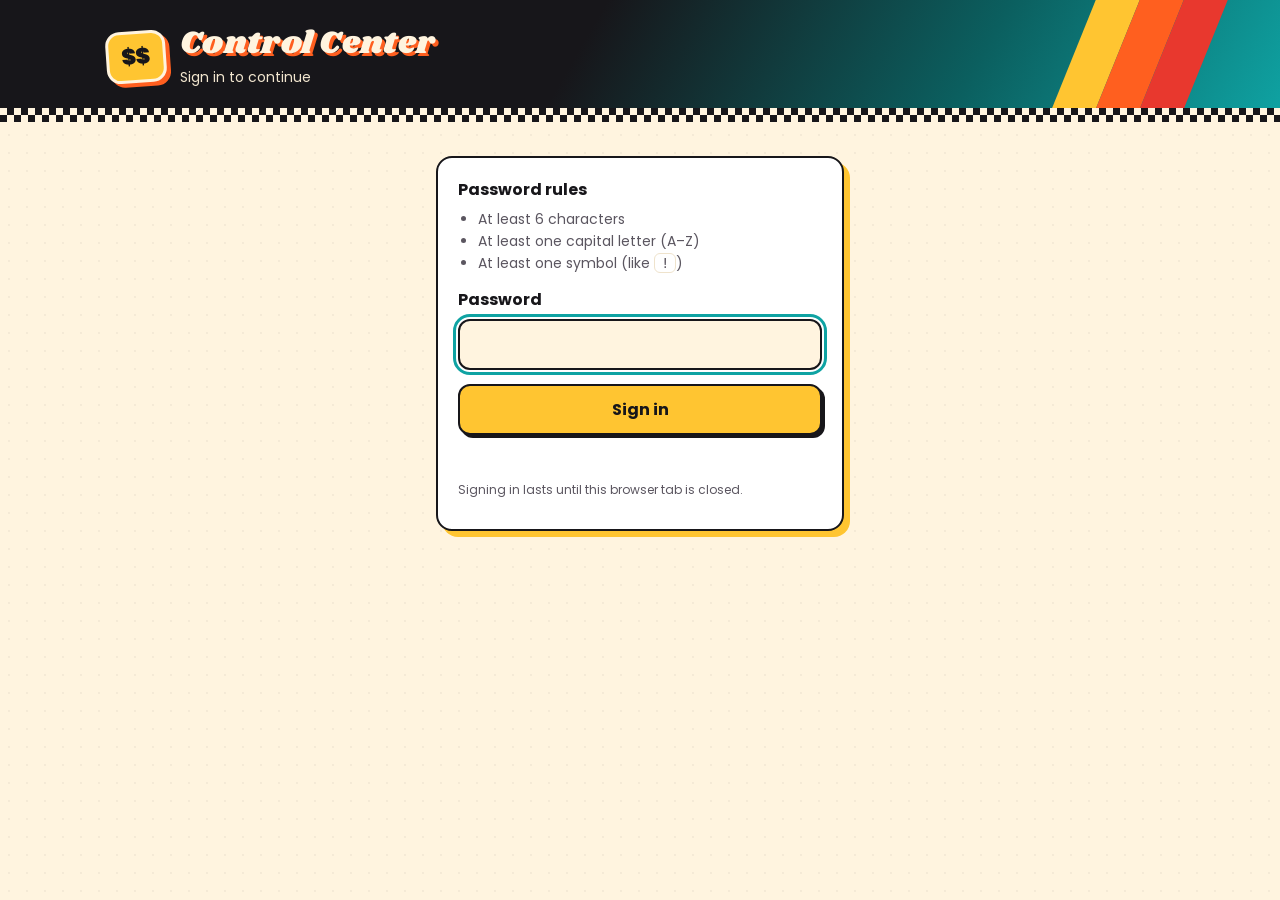
<file: improvements.html>
<!doctype html>
<html lang="en">
<head>
<script src="gate.js?v=2"></script>
<link rel="manifest" href="manifest.webmanifest">
<link rel="apple-touch-icon" href="icons/apple-touch-icon.png">
<meta name="theme-color" content="#17161A">
<meta name="apple-mobile-web-app-capable" content="yes">
<meta name="mobile-web-app-capable" content="yes">
<meta name="apple-mobile-web-app-status-bar-style" content="black-translucent">
<meta name="apple-mobile-web-app-title" content="Gold HQ">
<meta charset="utf-8"><meta name="viewport" content="width=device-width,initial-scale=1">
<meta name="robots" content="noindex,nofollow"><title>Improvements · Fresh $$</title>
<link rel="preconnect" href="https://fonts.googleapis.com"><link rel="preconnect" href="https://fonts.gstatic.com" crossorigin>
<link href="https://fonts.googleapis.com/css2?family=Anton&family=Poppins:wght@400;600;700;800&family=Shrikhand&display=swap" rel="stylesheet">
<link rel="stylesheet" href="style.css?v=4"><link rel="stylesheet" href="pages.css?v=3">
</head>
<body>
<header class="top"><div class="stripes" aria-hidden="true"><i></i><i></i><i></i></div><div class="wrap">
  <div class="brand"><a class="logo" href="avi/" title="Fresh $$" style="text-decoration:none;color:inherit;cursor:default">$$</a><div><h1>Improvements</h1><p class="sub">Fresh $$ control center · updated Oct 8, 2026 morning PT (~8:50 AM)</p></div></div>
  <nav class="site-nav" aria-label="Dashboard pages"><a href="index.html">🏁 This account</a><a href="other-bots.html">🔀 Other bots</a><a href="combined.html">🧮 Combined</a><a href="flowchart.html">🧩 How it's set up</a><a href="improvements.html" aria-current="page">🛠 Improvements</a></nav>
</div><div class="checker" aria-hidden="true"></div></header>
<main class="wrap page-main">
  <div class="page-intro"><p class="eyebrow">Prioritized work · updated Oct 15, 2026 · ~8:52 AM PT</p><h2>Make the working system better</h2><p>This account's backlog, checked against the box files and Chief of Staff nightly roll-up on Oct 7. The other account's open items are on <a href="other-bots.html">Other bots</a>. Impact order is directional prioritization, not a revenue forecast; actual revenue remains $0.</p></div>
  <section class="top-five"><h2><span class="ico" style="--accent:var(--orange)">🏁</span>Top next moves</h2><ol>
    <li>Fiverr ID verification + confirm the phone, then publish the WebsitePlz gig. <span>Joshua's #1. Gig blocked only on ID verification.</span></li>
    <li>Associates Sites list + SiteStripe links. <span>Joshua's #2. 28 of 51 kit slots still fall back to tagged searches.</span></li>
    <li>Smaller: WebsitePlz Terms, Stripe deposit links, contact inbox and P.O. box; Pinterest rename; Gem Rock $1 win (decision: confirm account, then pay or let it go). <span>Joshua's #3–7.</span></li>
    <li>Decisions: golf earn-in QL 18830614 (no at asking, one talk worth having); low priority: VPN subscription (keep or let lapse) and a small monthly plan for YouTube research credits. <span>Done: Deal Scout's 6 letters declined Oct 8 (none approved to send, no outreach); HostFees redesign decided (v2 kits live Oct 8); top-3 creator audits delivered Oct 8; family-Gmail Drive request moot.</span></li>
    <li>Done Oct 8, 11:51 AM PT. <span>Bank account topped up; X data archive requested; Deal Scout's 6 inquiry letters reviewed (none approved to send).</span></li>
    <li>Etsy Ads start Fri Oct 16. <span>~$3/day with $100/mo cap; Halloween excluded; $0 spend so far.</span></li>
  </ol></section>

  <section class="improvement-section"><h2><span class="ico" style="--accent:var(--teal)">🛍️</span>PrintPlz</h2><p class="section-sub">Open PrintPlzShop, connected to Printful. <b>80</b> live listings (Shop Manager, Oct 15 ~8:19 AM PT: 80 active / 1 draft / 2 inactive; 3 views / 3 visits last 7 days, 0 orders). Oct 15 AM loop: 54/54 OK; materials on P10/X25; capitals on P9/P10/X25. Etsy Ads ON HOLD. Cyber Specials not opted in (closes Oct 27). Oct 12 AM loop: 54/54 Printful sync, 0 open orders, 0 unread messages; personalization fixed on P8/P5/P7. Oct 11 AM loop: 54/54 Printful sync, 0 open orders, 0 unread messages; print-in-capitals wording fixed on TC1/TC3/TC4. Oct 10 AM loop: 54/54 Printful sync, 0 open orders, 0 unread messages; personalization fixed on X7/TC1/N2. Oct 9 AM loop: 54/54 Printful sync, 0 open orders, 0 unread messages; capitalize-as-printed fixed on TG5/TB4/TG4. Oct 8 AM loop: 54/54 Printful sync, 0 open orders, 0 unread messages; capitalize-as-printed on TF2/TB3 (TG2 already set) + TC12 title updated. Oct 7: capitalize wording on 6 more listings; print-file tool rebuilt after the 2 AM restore; hold still on. New photos on the puzzle (M8) and tree skirt (M7). Halloween price raises 23/24 done (TB1 pending); P9/X25/X26/P10/M12/X27/X28 published (local note); X29 redesigned and relisted Oct 4 9:45 AM PT; K6/K7 HOLD. Audit + price raises live; Cyber Week + Christmas plans set. Build-hold lift approved Oct 5 for build/list only, not used yet. Earlier: <b>new builds ON HOLD</b> per Joshua (when to lift it is his call). 0 orders, $0 revenue, 30 views / 23 visits (last 7 days Sep 29 – Oct 5, Shop Manager; 0 from Etsy Search yet). Printful card + samples confirmed. Etsy Ads planned Oct 16.</p><div class="improvement-list">
    <article class="improvement printplz"><div><span class="field-label">What</span><h3>Verify Printful billing and fulfillment readiness</h3><p>Confirm the PrintPlz billing card, order settings, and the Etsy connection before relying on automatic fulfillment.</p></div><div><span class="field-label">Why it matters</span><p><b>High / fast.</b> Removes the clearest operational blocker before an order arrives; no revenue estimate.</p></div><div><span class="field-label">Effort</span><span class="tag">S</span></div><div><span class="field-label">Needs Joshua</span><span class="tag no">Done — Joshua Oct 2</span></div><div><span class="field-label">Status</span><span class="tag done">Done</span></div></article>
    <article class="improvement printplz"><div><span class="field-label">What</span><h3>Order and inspect Printful samples</h3><p>Samples ordered (Joshua confirmed Oct 2). Inspect when they arrive; source notes still call out ornament print-quality risk.</p></div><div><span class="field-label">Why it matters</span><p><b>High / medium speed.</b> Catches print or packaging problems before promotion and customer orders.</p></div><div><span class="field-label">Effort</span><span class="tag">S</span></div><div><span class="field-label">Needs Joshua</span><span class="tag no">Ordered — inspect on arrival</span></div><div><span class="field-label">Status</span><span class="tag done">Ordered</span></div></article>
    <article class="improvement printplz"><div><span class="field-label">What</span><h3>Publish the next ready-to-list products</h3><p>80 live (Shop Manager, Oct 7 ~8:39 AM PT); all batch 2 items are live. Build hold is on, so no new listings until Joshua lifts it. Remaining: Printful variant sync / catalog polish (bot); orders and revenue remain $0.</p></div><div><span class="field-label">Why it matters</span><p><b>High / seasonal speed.</b> Converts local build work into confirmed live listings while the holiday window is open; no sales projection.</p></div><div><span class="field-label">Effort</span><span class="tag">M</span></div><div><span class="field-label">Needs Joshua</span><span class="tag no">Bot sync remaining</span></div><div><span class="field-label">Status</span><span class="tag done">80 live (Shop Manager)</span></div></article>
    <article class="improvement printplz"><div><span class="field-label">What</span><h3>Finish the for-moms catalog pipeline</h3><p>Move ready local work through Etsy/Printful, then add mom and teacher shirts, kids occasion stickers, and holiday party items; keep Car &amp; Bike in WrapperDelight.</p></div><div><span class="field-label">Why it matters</span><p><b>High / medium speed.</b> Matches the new store focus and gives each section a coherent testable catalog.</p></div><div><span class="field-label">Effort</span><span class="tag">M/L</span></div><div><span class="field-label">Needs Joshua</span><span class="tag yes">Yes — approve listings</span></div><div><span class="field-label">Status</span><span class="tag next">Next</span></div></article>
    <article class="improvement printplz"><div><span class="field-label">What</span><h3>Put the Dog Ornament into a section</h3><p>Active listing 4586706133, Personalized Dog Christmas Ornament, is in the Pets section (Shop Manager, Oct 4 8:02 AM).</p></div><div><span class="field-label">Why it matters</span><p><b>Medium / fast.</b> Makes the active listing easier to browse and keeps Shop Manager organization complete.</p></div><div><span class="field-label">Effort</span><span class="tag">S</span></div><div><span class="field-label">Needs Joshua</span><span class="tag no">No — bot/content update</span></div><div><span class="field-label">Status</span><span class="tag done">Done</span></div></article>
    <article class="improvement printplz"><div><span class="field-label">What</span><h3>Review listings under $3 estimated profit</h3><p>No current live listing falls under $3 using the lowest-price estimate. Recheck after any price, shipping, or Printful-cost change.</p></div><div><span class="field-label">Why it matters</span><p><b>Medium / ongoing.</b> Protects margin as variants and fees change.</p></div><div><span class="field-label">Effort</span><span class="tag">S</span></div><div><span class="field-label">Needs Joshua</span><span class="tag no">No — dashboard review</span></div><div><span class="field-label">Status</span><span class="tag done">Checked</span></div></article>
    <article class="improvement printplz"><div><span class="field-label">What</span><h3>Run a daily personalized-order check</h3><p>Printful imports personalized Etsy orders as drafts; review, render the exact text, and submit them before the fulfillment clock slips.</p></div><div><span class="field-label">Why it matters</span><p><b>High / ongoing speed.</b> Protects delivery timing for personalized products; the magnet can remain the simpler automatic path.</p></div><div><span class="field-label">Effort</span><span class="tag">S</span></div><div><span class="field-label">Needs Joshua</span><span class="tag no">No — bot runbook</span></div><div><span class="field-label">Status</span><span class="tag next">Next</span></div></article>
    <article class="improvement printplz"><div><span class="field-label">What</span><h3>Ship the Halloween audit fixes</h3><p>From the Oct 3 full shop audit: youth and toddler prices up to $28.99 / $27.99 (23 of 24 done, TB1 pending), plus personalization text and a few titles. PrintPlz makes the Etsy edits.</p></div><div><span class="field-label">Why it matters</span><p><b>High / deadline.</b> Halloween order-by is Oct 16.</p></div><div><span class="field-label">Effort</span><span class="tag">S/M</span></div><div><span class="field-label">Needs Joshua</span><span class="tag no">No — PrintPlz edits</span></div><div><span class="field-label">Status</span><span class="tag inprogress">23/24 · before Oct 16</span></div></article>
    <h3 class="listing-heading">80 Etsy listings active in Shop Manager · ~8:39 AM PT Oct 7</h3><p class="listing-links"><a href="https://www.etsy.com/listing/4588141985" target="_blank" rel="noopener">Nurse Ornament Personalized Wood Heart, Custom Name Credential Christmas Keepsake</a> · see listing · Holidays; <a href="https://www.etsy.com/listing/4588143178" target="_blank" rel="noopener">Ultrasound Ornament Pregnancy Announcement, Personalized Acrylic Baby Arriving Keepsake</a> · see listing · Family; <a href="https://www.etsy.com/listing/4588142244" target="_blank" rel="noopener">Grandma Christmas Ornament with Grandkids Names, Personalized Glass Keepsake Gift 2026</a> · see listing · Family; <a href="https://www.etsy.com/listing/4588140048" target="_blank" rel="noopener">Personalized Golf Towel for Grandpa, Custom Grandkids Names Caddies Gift, Dad Est Year</a> · see listing · Family; <a href="https://www.etsy.com/listing/4588123752" target="_blank" rel="noopener">Personalized Pet Christmas Stocking, Custom Dog Photo and Name, Cat Lover Mantel Decor Gift</a> · see listing · Pets; <a href="https://www.etsy.com/listing/4588118266" target="_blank" rel="noopener">Pickleball Ornament 2026, Personalized Christmas Gift for Player, Coach or Couple with Name</a> · see listing · Holidays; <a href="https://www.etsy.com/listing/4588113199" target="_blank" rel="noopener">Memorial Photo Ornament, Personalized Glass Christmas Keepsake with Name and Years, Sympathy Gift</a> · see listing · Holidays; <a href="https://www.etsy.com/listing/4588112663" target="_blank" rel="noopener">Custom Pet Face Socks, Personalized Dog Photo Christmas Stocking Stuffer with Name</a> · see listing · Pets; <a href="https://www.etsy.com/listing/4587965861" target="_blank" rel="noopener">Grandma&#x27;s Story Memory Book, Personalized Hardcover Journal with Prompts, Christmas Gift from Grandkids</a> · see listing · Family; <a href="https://www.etsy.com/listing/4587961897" target="_blank" rel="noopener">Personalized Family Recipe Book, Custom Hardcover Cookbook to Fill In, Grandma Christmas Gift Keepsake</a> · see listing · Family; <a href="https://www.etsy.com/listing/4587956335" target="_blank" rel="noopener">Personalized 2027 Family Birthday Calendar with Photos and Names, Grandma Christmas Gift, Wall Decor</a> · see listing · Family; <a href="https://www.etsy.com/listing/4587953633" target="_blank" rel="noopener">Custom Photo Puzzle with Name, Personalized Family Christmas Gift, 500 1000 Piece Jigsaw Tin</a> · see listing · Family; <a href="https://www.etsy.com/listing/4587954204" target="_blank" rel="noopener">Personalized Christmas Tree Skirt with Family Name, Custom Fleece Holiday Decor, Heirloom 44 Inch</a> · see listing · Family; <a href="https://www.etsy.com/listing/4587953034" target="_blank" rel="noopener">Custom Pet Pillow Shaped Like Your Dog or Cat, Photo Name Keepsake, Christmas Gift</a> · see listing · Family; <a href="https://www.etsy.com/listing/4587869944" target="_blank" rel="noopener">Family Photo Christmas Ornament 2026, Personalized Last Name Wood Keepsake, Custom Picture Gift</a> · see listing · Family; <a href="https://www.etsy.com/listing/4587863257" target="_blank" rel="noopener">Baby&#x27;s First Christmas Photo Ornament 2026, Personalized Wood Keepsake, New Parents Gift</a> · see listing · Family; <a href="https://www.etsy.com/listing/4587868050" target="_blank" rel="noopener">Pet Memorial Photo Ornament, Custom Dog Loss Keepsake, Always By My Side Wood Gift</a> · see listing · Pets; <a href="https://www.etsy.com/listing/4587860480" target="_blank" rel="noopener">Sibling Christmas Shirts 2026, Personalized Big Sis Middle Bro Little Name Tee, Matching Kids</a> · see listing · Holidays; <a href="https://www.etsy.com/listing/4587853994" target="_blank" rel="noopener">Pet Paw Ornament Personalized, Metal Dog Name Christmas 2026 Keepsake, Plaid Cat Lover Gift</a> · see listing · Pets; <a href="https://www.etsy.com/listing/4587847337" target="_blank" rel="noopener">Mushroom Name Ornament, Woodland Kids Christmas 2026, Personalized Wooden Toadstool Keepsake Stocking Gift</a> · see listing · Kids; <a href="https://www.etsy.com/listing/4587843933" target="_blank" rel="noopener">Celestial Family Ornament 2026, Personalized Names Moon Stars Christmas Keepsake, Navy Silver Gift</a> · see listing · Family; <a href="https://www.etsy.com/listing/4587843281" target="_blank" rel="noopener">First Christmas in Our New Home Ornament 2026, Personalized Housewarming Keepsake, Family Name Gift</a> · see listing · Family; <a href="https://www.etsy.com/listing/4587847930" target="_blank" rel="noopener">Running on Cocoa and Chaos Sweatshirt, Funny Christmas Crewneck, Hot Chocolate Mom Pullover</a> · see listing · Holidays; <a href="https://www.etsy.com/listing/4587839377" target="_blank" rel="noopener">Dog Dad Mug Personalized, Pet Names Coffee Cup, Christmas Gift for Him, Black Inside</a> · see listing · Pets; <a href="https://www.etsy.com/listing/4587837229" target="_blank" rel="noopener">Our First Christmas Married Ornament 2026, Personalized Names Mr Mrs Keepsake, Newlywed Wedding Gift</a> · see listing · Family; <a href="https://www.etsy.com/listing/4587836833" target="_blank" rel="noopener">New Grandparents Ornament 2026, Personalized Est. Christmas Keepsake, Pregnancy Announcement Gift Grandma Grandpa</a> · see listing · Family; <a href="https://www.etsy.com/listing/4587839010" target="_blank" rel="noopener">Teacher Reward Stickers Personalized, Christmas Classroom Labels, Great Job Holiday Sheet for Students</a> · see listing · Teacher; <a href="https://www.etsy.com/listing/4587838322" target="_blank" rel="noopener">Grandma Christmas Sweatshirt 2026, Grandkids Names on Sleeve, Personalized Holly Crewneck, Gift from Kids</a> · see listing · Kids; <a href="https://www.etsy.com/listing/4587836966" target="_blank" rel="noopener">Glass Christmas Ornament 2026, Personalized Family Crest Monogram, Heirloom Keepsake, Last Name Est Year</a> · see listing · Family; <a href="https://www.etsy.com/listing/4587826369" target="_blank" rel="noopener">Wood Family Christmas Ornament 2026, Personalized Names Tree Keepsake, Hinoki Cypress Heirloom Gift</a> · see listing · Family; <a href="https://www.etsy.com/listing/4587831880" target="_blank" rel="noopener">Baby&#x27;s First Christmas Ornament 2026, Personalized Celestial Moon Stars Name, Two-Sided Ceramic Keepsake Gift</a> · see listing · Family; <a href="https://www.etsy.com/listing/4587829408" target="_blank" rel="noopener">Our First Christmas Engaged Ornament 2026, Personalized Couple Names, Engagement Gift Keepsake, Fiance Present</a> · see listing · Family; <a href="https://www.etsy.com/listing/4587531023" target="_blank" rel="noopener">Dog Christmas Gift Tag Stickers, Personalized Love Pet Name Labels, Wrapping Paw Print Sheet</a> · see listing · Pets; <a href="https://www.etsy.com/listing/4587530623" target="_blank" rel="noopener">Christmas Place Card Stickers Personalized, Holly Guest Name Labels, Holiday Table Decor Dinner Party</a> · see listing · Holidays; <a href="https://www.etsy.com/listing/4587533882" target="_blank" rel="noopener">Personalized Cat Ornament 2026, Custom Name Christmas Keepsake, Black Orange Tabby Gray Cream Gift</a> · see listing · Pets; <a href="https://www.etsy.com/listing/4587533336" target="_blank" rel="noopener">Personalized Teacher Ornament 2026, Custom Name Grade Christmas Keepsake, Apple Class Gift from Students</a> · see listing · Teacher; <a href="https://www.etsy.com/listing/4587532122" target="_blank" rel="noopener">Personalized Dinosaur Ornament 2026, Kids Name Christmas Keepsake, Santa Hat Dino Toddler Stocking Stuffer</a> · see listing · Holidays; <a href="https://www.etsy.com/listing/4587527149" target="_blank" rel="noopener">Big Sister Ornament 2026, Personalized Name Christmas Keepsake, Sibling Announcement Gift, Bro Version Too</a> · see listing · Holidays; <a href="https://www.etsy.com/listing/4587485289" target="_blank" rel="noopener">Thanksgiving Place Card Stickers Personalized, Guest Name Labels, Thankful Table Decor Sheet</a> · see listing · Holidays; <a href="https://www.etsy.com/listing/4587486608" target="_blank" rel="noopener">Personalized Teacher Iced Coffee Glass, Fuel Can Cup with Lid and Straw, Christmas Gift</a> · see listing · Teacher; <a href="https://www.etsy.com/listing/4587478583" target="_blank" rel="noopener">Professional Glue Stick Finder Shirt, Funny Teacher Tee, Personalized Kindergarten Gift with Name</a> · see listing · Teacher; <a href="https://www.etsy.com/listing/4587477131" target="_blank" rel="noopener">This Is My Teacher Voice Shirt, Funny Personalized Tee with Name, Sarcastic School Gift</a> · see listing · Teacher; <a href="https://www.etsy.com/listing/4587425416" target="_blank" rel="noopener">Running on Coffee and Recess Shirt, Funny Teacher Tee Personalized, Christmas Gift</a> · see listing · Teacher; <a href="https://www.etsy.com/listing/4587421800" target="_blank" rel="noopener">Kids Classmate Christmas Labels, Personalized Merry from Name Stickers, School Party Treat Tags</a> · see listing · Kids; <a href="https://www.etsy.com/listing/4587418492" target="_blank" rel="noopener">Teaching My Favorite Elves Sweatshirt, Personalized Teacher Christmas Crewneck, Grade Level</a> · see listing · Teacher; <a href="https://www.etsy.com/listing/4587413910" target="_blank" rel="noopener">Personalized Teacher Christmas Mug, Little Elves Coffee Cup, Red Inside Gift from Class</a> · see listing · Teacher; <a href="https://www.etsy.com/listing/4587401381" target="_blank" rel="noopener">From Santa Gift Tag Stickers Personalized, Kids Name Christmas Present Labels</a> · see listing · Kids; <a href="https://www.etsy.com/listing/4587402080" target="_blank" rel="noopener">Matching Family Christmas Sweatshirts Personalized, Ugly Sweater Style Crewneck with Name</a> · see listing · Holidays; <a href="https://www.etsy.com/listing/4587387221" target="_blank" rel="noopener">Funny Thanksgiving Leftover Labels Personalized, Kitchen Name Stickers for Containers, Hostess Gift</a> · see listing · Holidays; <a href="https://www.etsy.com/listing/4587386026" target="_blank" rel="noopener">Thankful for Coffee Mug, Funny Turkey Thanksgiving Cup, Orange Inside Fall Hostess Gift</a> · see listing · Holidays; <a href="https://www.etsy.com/listing/4587347518" target="_blank" rel="noopener">Teaching Little Pumpkins Shirt, Personalized Fall Teacher Tee, Halloween Thanksgiving Name</a> · see listing · Teacher; <a href="https://www.etsy.com/listing/4587335100" target="_blank" rel="noopener">Personalized Halloween Treat Bag Labels, Kids Name Stickers for Class Party Goodies</a> · see listing · Kids; <a href="https://www.etsy.com/listing/4587287901" target="_blank" rel="noopener">Personalized Girls Retro Shirt, In My Grade Era Back to School Tee with Name</a> · see listing · Holidays; <a href="https://www.etsy.com/listing/4587281590" target="_blank" rel="noopener">Personalized Kids Gamer Shirt, Level Unlocked Back to School Tee, Name and Grade</a> · see listing · Holidays; <a href="https://www.etsy.com/listing/4587269447" target="_blank" rel="noopener">Snack Squad Family Shirts Personalized, Matching Road Trip Tees, Boss Security Inspector Kids</a> · see listing · Holidays; <a href="https://www.etsy.com/listing/4587263958" target="_blank" rel="noopener">Dad and Son Truck Co Shirts Personalized, Matching Boss &amp; Intern Tees, Christmas Gift Set</a> · see listing · Holidays; <a href="https://www.etsy.com/listing/4587250015" target="_blank" rel="noopener">Mommy and Me Matching Shirts, Mama Runs on Coffee, Personalized Kids Sprinkles Name Tee</a> · see listing · Holidays; <a href="https://www.etsy.com/listing/4587157952" target="_blank" rel="noopener">Funny Family Christmas Shirts Personalized, Matching Superlative Tees 2026, Custom Line and Name</a> · see listing · Holidays; <a href="https://www.etsy.com/listing/4587113847" target="_blank" rel="noopener">Christmas Family Shirts Personalized, Matching Last Name Tees 2026, Cozy Cabin Red Truck</a> · see listing · Holidays; <a href="https://www.etsy.com/listing/4587100460" target="_blank" rel="noopener">Sugar Cookie Crew Shirt, Personalized Mommy and Me Christmas Tee, Matching Mom Daughter</a> · see listing · Holidays; <a href="https://www.etsy.com/listing/4586991352" target="_blank" rel="noopener">Mostly Nice Christmas Shirt Personalized, Dad and Son Matching Tees, Kids Name Santa</a> · see listing · Holidays; <a href="https://www.etsy.com/listing/4586952770" target="_blank" rel="noopener">Family Thanksgiving Shirts Personalized, Matching Turkey Carver Pie Queen Gravy Taster Tees</a> · see listing · Holidays; <a href="https://www.etsy.com/listing/4586932761" target="_blank" rel="noopener">Thankful Mama Shirt, Personalized Mommy and Me Thanksgiving Tee, Matching Mom Daughter Fall</a> · see listing · Holidays; <a href="https://www.etsy.com/listing/4586925176" target="_blank" rel="noopener">Official Pie Inspector Shirt, Personalized Thanksgiving Dad and Son Matching Tee, Kids Name</a> · see listing · Holidays; <a href="https://www.etsy.com/listing/4586906120" target="_blank" rel="noopener">Personalized Kids Name Labels, School Lunchbox Water Bottle Sticker Sheet, Daycare Supplies</a> · see listing · Kids; <a href="https://www.etsy.com/listing/4586893709" target="_blank" rel="noopener">Monster Family Halloween Shirts, Personalized Matching Dadcula Momster Kids Name Tee Set</a> · see listing · Holidays; <a href="https://www.etsy.com/listing/4586885520" target="_blank" rel="noopener">Mama Boo Matching Halloween Shirts, Personalized Mommy and Me Pink Ghost Tee Set</a> · see listing · Holidays; <a href="https://www.etsy.com/listing/4586871127" target="_blank" rel="noopener">Dadcula Little Fang Matching Halloween Shirts, Personalized Dad and Son Vampire Tee Set</a> · see listing · Holidays; <a href="https://www.etsy.com/listing/4586863386" target="_blank" rel="noopener">Personalized Pet Name Mug, Favorite Human Dog Mom Coffee Cup Gift</a> · see listing · Pets; <a href="https://www.etsy.com/listing/4586852171" target="_blank" rel="noopener">Personalized Christmas Gift Tag Stickers, Retro From Name Label Sheet</a> · see listing · Holidays; <a href="https://www.etsy.com/listing/4586843780" target="_blank" rel="noopener">Personalized Christmas Stocking with Name, Retro Tree Family Mantel Decor</a> · see listing · Holidays; <a href="https://www.etsy.com/listing/4586735738" target="_blank" rel="noopener">Funny Kids Christmas Ornament 2026, Mostly Nice Personalized Name Gift</a> · see listing · Holidays; <a href="https://www.etsy.com/listing/4586723835" target="_blank" rel="noopener">Our First Home Ornament 2026, Personalized New House Christmas Keepsake, Housewarming Closing Gift</a> · see listing · Family; <a href="https://www.etsy.com/listing/4586706133" target="_blank" rel="noopener">Personalized Dog Christmas Ornament 2026, Custom Pet Name Keepsake</a> · see listing · Pets; <a href="https://www.etsy.com/listing/4586708521" target="_blank" rel="noopener">Pet Memorial Ornament, Personalized Always By My Side Keepsake, Dog or Cat Loss Gift</a> · see listing · Pets; <a href="https://www.etsy.com/listing/4586704522" target="_blank" rel="noopener">Our First Christmas Ornament 2026, Personalized Couple Names Keepsake</a> · see listing · Holidays; <a href="https://www.etsy.com/listing/4586693153" target="_blank" rel="noopener">Baby&#x27;s First Christmas Ornament 2026, Personalized Name Keepsake, Newborn Gift</a> · see listing · Holidays; <a href="https://www.etsy.com/listing/4586688180" target="_blank" rel="noopener">Personalized Family Christmas Ornament 2026, Last Name Keepsake</a> · see listing · Holidays; <a href="https://www.etsy.com/listing/4586660855" target="_blank" rel="noopener">Personalized Trick or Treat Bag with Name, Kids Halloween Candy Haul Cotton Tote</a> · see listing · Holidays; <a href="https://www.etsy.com/listing/4586652265" target="_blank" rel="noopener">Little Ghosts On Board Halloween Car Magnet, Spooky Season Decor</a> · see listing · Holidays</p>
  </div></section>

  <section class="improvement-section"><h2><span class="ico" style="--accent:var(--orange)">🧮</span>HostFees</h2><p class="section-sub">Live at hostfees.com. Associates <b>hostfees-20</b> live (tax validated, Unblocked, 5 tracking IDs; 3 sales by Apr 4, 2027). Day 0 + growth build live Oct 6. <b>30 of 49</b> pins live; drip paused since Oct 10 (Pinterest Access Denied) until Joshua checks the account. <b>Kits live since Oct 6</b> (all 54 pages 200, IDs + disclosures verified; 28 of 51 SiteStripe slots on fallback). v2 kit redesign live Oct 8. Kit links live since Oct 10 (prod 06f7fa08). Cloudflare 7 days (Oct 15): 33 visits (raw; Oct 14: 35). Pinterest drip still paused (week-2 kit pins blocked). ~8–17 human visits/day. Lodgify pending. Run by HostFees Control.</p><div class="improvement-list">
    <article class="improvement hostfees"><div><span class="field-label">What</span><h3>Redeploy HostFees (done)</h3><p>Kits live since Oct 6 and the v2 kit redesign went live Oct 8. Next: the approved kit-linking fix goes live after the WebsitePlz phone audit.</p></div><div><span class="field-label">Why it matters</span><p><b>High / deadline.</b> Airbnb fee change is Oct 13.</p></div><div><span class="field-label">Effort</span><span class="tag">S</span></div><div><span class="field-label">Needs Joshua</span><span class="tag no">No — approved Oct 8</span></div><div><span class="field-label">Status</span><span class="tag inprogress">Kits live · linking fix queued</span></div></article>
    <article class="improvement hostfees"><div><span class="field-label">What</span><h3>Keep Pinterest publishing routine running</h3><p>hostfees.com is claimed (verified); 30 of 49 pins live (posted-pins log, last Oct 9 10:25 AM); keep the cadence of 3 posts each morning.</p></div><div><span class="field-label">Why it matters</span><p><b>High / fast.</b> Extends a channel that is partly live; no traffic or revenue forecast.</p></div><div><span class="field-label">Effort</span><span class="tag">S</span></div><div><span class="field-label">Needs Joshua</span><span class="tag no">No — routine</span></div><div><span class="field-label">Status</span><span class="tag inprogress">In progress</span></div></article>
    <article class="improvement hostfees"><div><span class="field-label">What</span><h3>Complete payout readiness</h3><p>Personal PayPal done. Hospitable bank details added (Oct 2). beehiiv alerts and a P.O. Box are optional extras now. Fill a W-9 only if a program asks.</p></div><div><span class="field-label">Why it matters</span><p><b>High / fast.</b> Prevents an approved partner from stalling at payout or tax setup.</p></div><div><span class="field-label">Effort</span><span class="tag">S</span></div><div><span class="field-label">Needs Joshua</span><span class="tag yes">Optional — beehiiv + PO Box</span></div><div><span class="field-label">Status</span><span class="tag inprogress">Partly done</span></div></article>
    <article class="improvement hostfees"><div><span class="field-label">What</span><h3>Activate the approved Turno affiliate link</h3><p>Turno affiliate link is LIVE on hostfees.com (https://share.turno.com/69pllwz). Hospitable is already live. Password changed Oct 2.</p></div><div><span class="field-label">Why it matters</span><p><b>High / medium speed.</b> Converts the site's partner boxes from pending placeholders into usable links; any commission figures in research are estimates.</p></div><div><span class="field-label">Effort</span><span class="tag">M</span></div><div><span class="field-label">Needs Joshua</span><span class="tag no">Done</span></div><div><span class="field-label">Status</span><span class="tag done">Live</span></div></article>
    <article class="improvement hostfees"><div><span class="field-label">What</span><h3>Reapply to Hostaway Nov 1–15</h3><p>Hostaway declined in early October. Reapply or reply Nov 1–15 with real traffic numbers only; Lodgify (application pending) and OwnerRez stay pending; Amazon Associates is live (Sites list + SiteStripe still open).</p></div><div><span class="field-label">Why it matters</span><p><b>High / fast per approval.</b> Makes approved referrals measurable and keeps disclosures visible.</p></div><div><span class="field-label">Effort</span><span class="tag">S</span></div><div><span class="field-label">Needs Joshua</span><span class="tag yes">Yes — Joshua sends it</span></div><div><span class="field-label">Status</span><span class="tag next">Nov 1–15</span></div></article>
    <article class="improvement hostfees"><div><span class="field-label">What</span><h3>Audit fixes deployed; search checks next</h3><p>The Oct 2 live audit shows 0 errors (the embed-calculator overflow fixes are live). Still to confirm: IndexNow ping and the documented GSC/Bing checks.</p></div><div><span class="field-label">Why it matters</span><p><b>High / fast.</b> Removes confirmed live errors and refreshes search discovery without inventing traffic data.</p></div><div><span class="field-label">Effort</span><span class="tag">S/M</span></div><div><span class="field-label">Needs Joshua</span><span class="tag yes">Yes — domain access</span></div><div><span class="field-label">Status</span><span class="tag inprogress">Fixes done · checks next</span></div></article>
    <article class="improvement hostfees"><div><span class="field-label">What</span><h3>Add a few more original guides before Amazon review</h3><p>Strengthen the live content base with genuinely useful host guides and keep the fee rules current; source notes flag Amazon's original-content review.</p></div><div><span class="field-label">Why it matters</span><p><b>Medium / slower.</b> Improves trust and application readiness without claiming traffic or earnings.</p></div><div><span class="field-label">Effort</span><span class="tag">M</span></div><div><span class="field-label">Needs Joshua</span><span class="tag no">No — review/approve</span></div><div><span class="field-label">Status</span><span class="tag idea">Idea</span></div></article>
  </div></section>

  <section class="improvement-section"><h2><span class="ico" style="--accent:var(--yellow)">🔭</span>Deal Scout</h2><p class="section-sub">PAUSED Oct 14 (Joshua focus). Research-only. <b>Cat Bundle PASSED Oct 6</b>. Amazon earn-in focus: 6 inquiry letters drafted (Wallets/Belts, EU Garden, Kitchen turnaround, Self-watering, Baby, Golf club-care), reviewed by Joshua Oct 8, none approved to send (no outreach). Last run Wed Oct 14: 308 cards (11 new none standout; 6 gone); Track A #1 still SEO Supremacy ($3,000); RedSnout (watch only) $2,690; new WP #13779 athletic wristbands Amazon FBA audited (earn-in 5.1, watch/conditional); Quiet Light 18830049 pass at ask, watch only; CinemaClassics YouTube still watch (needs revenue proof); golf club-care QL 18830614: no at asking, one earn-in talk worth having. Watching a dormant UK Amazon FBA Ltd (~Wed Oct 14, no bids); JuniperMist First Access ended (still watch). No purchase activity.</p><div class="improvement-list">
    <article class="improvement deal"><div><span class="field-label">What</span><h3>Cat Bundle PASSED / closed (Flippa #13421685)</h3><p>Joshua passed Oct 6, 2026 — too many obstacles, unverified income. No offer made. Closed. Wed Oct 7 Jared follow-up cancelled. Next: Amazon earn-in inquiries (Wallets/Belts + EU Garden); letters drafted, not sent.</p></div><div><span class="field-label">Why it matters</span><p><b>Closed.</b> Clears the priority card so research time goes to cleaner Quiet Light targets. No offer or money committed.</p></div><div><span class="field-label">Effort</span><span class="tag">—</span></div><div><span class="field-label">Needs Joshua</span><span class="tag no">No — decided</span></div><div><span class="field-label">Status</span><span class="tag">PASSED / closed</span></div></article>
    <article class="improvement deal"><div><span class="field-label">What</span><h3>Quiet Light cosmetics / Amazon FBA shortlist refresh</h3><p>Deal Scout rebuilding the live shortlist for cosmetics and Amazon FBA on Quiet Light — modest ask, clean numbers. Joshua reviews when ready.</p></div><div><span class="field-label">Why it matters</span><p><b>Medium / next focus.</b> Replaces the Cat Bundle priority with a cleaner lane after the Oct 6 pass.</p></div><div><span class="field-label">Effort</span><span class="tag">M</span></div><div><span class="field-label">Needs Joshua</span><span class="tag yes">Yes — review shortlist</span></div><div><span class="field-label">Status</span><span class="tag next">In progress (Deal Scout)</span></div></article>
    <article class="improvement deal"><div><span class="field-label">What</span><h3>Keep the research-only rubric current</h3><p>Continue one-business-at-a-time research, refresh the shortlist, and keep the new affiliate-tool/clone notes separate from acquisition candidates.</p></div><div><span class="field-label">Why it matters</span><p><b>High / ongoing.</b> Preserves decision quality while avoiding distraction or premature buying.</p></div><div><span class="field-label">Effort</span><span class="tag">S</span></div><div><span class="field-label">Needs Joshua</span><span class="tag no">No — research only</span></div><div><span class="field-label">Status</span><span class="tag inprogress">In progress</span></div></article>
    <article class="improvement deal"><div><span class="field-label">What</span><h3>Run full due diligence only on a chosen candidate</h3><p>For example, the current shortlist's top candidate needs month-by-month commissions, current affiliate status, transferability, and escrow checks before any action.</p></div><div><span class="field-label">Why it matters</span><p><b>High / decision speed.</b> Prevents a low asking price or seller projection from becoming an unverified purchase.</p></div><div><span class="field-label">Effort</span><span class="tag">M</span></div><div><span class="field-label">Needs Joshua</span><span class="tag yes">Yes — account/approval</span></div><div><span class="field-label">Status</span><span class="tag idea">Idea</span></div></article>
    <article class="improvement deal"><div><span class="field-label">What</span><h3>Maintain a no-buying guardrail</h3><p>Keep every alert labeled research only; no account creation, seller contact, bid, offer, or funding unless Joshua explicitly approves that exact action.</p></div><div><span class="field-label">Why it matters</span><p><b>High / immediate.</b> Keeps research reversible and protects the operating budget.</p></div><div><span class="field-label">Effort</span><span class="tag">S</span></div><div><span class="field-label">Needs Joshua</span><span class="tag no">No — policy</span></div><div><span class="field-label">Status</span><span class="tag inprogress">In progress</span></div></article>
  </div></section>

  <section class="improvement-section"><h2><span class="ico" style="--accent:var(--teal)">🌐</span>WebsitePlz</h2><p class="section-sub">Websites for local trades, run by WebsitePlz (bot id <code>e58826be-250d-4953-b472-9f0e1836bd42</code>). websiteplz.com is live and sitesplz.com redirects to it. <b>Sales upgrade live Oct 4:</b> See-It-First Guarantee, 50% deposits, $1,495 includes 6 months of Care, Terms/Privacy/Refunds pages, private mockups. Cleaning + pressure-washing package: <b>Booking-ready</b> (decided). Psych model skill saved. 5 trade pages + 5 blog guides, Search Console verified, 0 of 821 links broken, speed fix Oct 5 (98/99), Contra ~89%, reassurance line live, audit clean, Search Console collecting since Oct 5, Fiverr gig waits on Joshua ID verification, Lighthouse 97–100, website ads ON HOLD, Cloudflare 7d (Oct 15): 72 visits / 78 views (raw). <a href="https://goldjoshua81-dev.github.io/contractor-samples/" target="_blank" rel="noopener">Demo sites</a>. Pricing: Fiverr $249 / $1,125 / $1,495; care plans $99/mo, $249/qtr, $990/yr. $0 revenue.</p><div class="improvement-list">
    <article class="improvement ops"><div><span class="field-label">What</span><h3>Fiverr ID verification, then publish the gig</h3><p>Contra ~89%. Fiverr W-9 under review. Gig blocked only on Joshua's identity verification — confirm the phone number is his, then publish. Site buttons stay hidden until profile links exist.</p></div><div><span class="field-label">Why it matters</span><p><b>High / fast.</b> Unblocks the first paid channel for WebsitePlz.</p></div><div><span class="field-label">Effort</span><span class="tag">S</span></div><div><span class="field-label">Needs Joshua</span><span class="tag yes">Yes — ID verify + phone confirm</span></div><div><span class="field-label">Status</span><span class="tag next">Waiting on Joshua</span></div></article>
    <article class="improvement ops"><div><span class="field-label">What</span><h3>Turn on the contact-form mailer</h3><p>Workers Scripts Edit unlocked Oct 6. Form still needs a mail Worker or KV binding; visitors are told to email instead until then (WebsitePlz README). hello inbox also waiting on Joshua.</p></div><div><span class="field-label">Why it matters</span><p><b>Medium / fast.</b> Captures leads straight from the site.</p></div><div><span class="field-label">Effort</span><span class="tag">S</span></div><div><span class="field-label">Needs Joshua</span><span class="tag no">Bot + inbox setup</span></div><div><span class="field-label">Status</span><span class="tag inprogress">Token ready · mailer next</span></div></article>
    <article class="improvement ops"><div><span class="field-label">What</span><h3>Create the Stripe deposit links</h3><p>50% deposits are live on the site. Three deposit Payment Links are needed: $124.50 / $562.50 / $747.50 (plus 3 Care links and the customer portal). Buttons switch to "Pay $X to start" once pasted in.</p></div><div><span class="field-label">Why it matters</span><p><b>High / fast.</b> Lets buyers outside Fiverr pay directly.</p></div><div><span class="field-label">Effort</span><span class="tag">S</span></div><div><span class="field-label">Needs Joshua</span><span class="tag yes">Yes — Stripe account</span></div><div><span class="field-label">Status</span><span class="tag next">Waiting on Joshua</span></div></article>
    <article class="improvement ops"><div><span class="field-label">What</span><h3>Review the WebsitePlz legal pages</h3><p>Terms, Privacy and Refunds are plain-English drafts, live at websiteplz.com/terms, /privacy and /refunds. Check the "5 days" launch wording, refund timing, the cancellation line and the data-deletion line.</p></div><div><span class="field-label">Why it matters</span><p><b>High / fast.</b> Must be reviewed before Stripe goes live; Stripe's terms checkbox points at /terms/.</p></div><div><span class="field-label">Effort</span><span class="tag">S</span></div><div><span class="field-label">Needs Joshua</span><span class="tag yes">Yes — review</span></div><div><span class="field-label">Status</span><span class="tag next">Waiting on Joshua</span></div></article>
    <article class="improvement ops"><div><span class="field-label">What</span><h3>Set up the WebsitePlz contact inbox</h3><p>Contact address for buyers and the contact form.</p></div><div><span class="field-label">Why it matters</span><p><b>Medium / fast.</b> Gives leads a real reply address.</p></div><div><span class="field-label">Effort</span><span class="tag">S</span></div><div><span class="field-label">Needs Joshua</span><span class="tag yes">Yes — inbox</span></div><div><span class="field-label">Status</span><span class="tag next">Waiting on Joshua</span></div></article>
    <article class="improvement ops"><div><span class="field-label">What</span><h3>Decide Contra pricing and gig extras</h3><p>Fiverr tiers are set ($249 / $1,125 / $1,495). Contra pricing and gig extras are still open. Done Oct 4: the cleaning and pressure-washing package is named "Booking-ready".</p></div><div><span class="field-label">Why it matters</span><p><b>High / fast.</b> The gigs cannot go live without these.</p></div><div><span class="field-label">Effort</span><span class="tag">S</span></div><div><span class="field-label">Needs Joshua</span><span class="tag yes">Yes — decisions</span></div><div><span class="field-label">Status</span><span class="tag next">Decision pending</span></div></article>
  </div></section>

  <section class="improvement-section"><h2><span class="ico" style="--accent:var(--yellow)">💡</span>Ideas board</h2><p class="section-sub">New ideas parked for setup. Nothing bought or running yet.</p><div class="improvement-list">
    <article class="improvement deal"><div><span class="field-label">What</span><h3>Domain research (domain flipping)</h3><p>Daily scan for generic, non-brand domains (mostly trade + city names like Raleigh furnace repair) that are free or about to drop, scored on value vs. 3 years of renewals and real local buyer count. Sell by direct outreach to local businesses and through Afternic, and reuse names as WebsitePlz demo sites. Test: 10 names, about $120–170, registered before the Nov 1 .com price rise. Plan: <code>/workspace/domain-research/GAME_PLAN.md</code>.</p></div><div><span class="field-label">Why it matters</span><p><b>Low–medium / slow.</b> Passive listing loses money on average (1–2% of names sell per year); it only pays with outreach or reuse in our own businesses. Estimates, sourced in the plan.</p></div><div><span class="field-label">Effort</span><span class="tag">M</span></div><div><span class="field-label">Needs Joshua</span><span class="tag yes">Yes — budget, registrar, pick 10</span></div><div><span class="field-label">Status</span><span class="tag next">Set up this week</span></div></article>
  </div></section>

  <section class="improvement-section"><h2><span class="ico" style="--accent:var(--red)">⚙️</span>Control center / ops</h2><p class="section-sub">Live on GitHub Pages for both Grok Bot accounts: This account, Other bots (manual relay) and Combined. Fresh $$ and Scott Bot update <code>data.json</code>.</p><div class="improvement-list">
    <article class="improvement ops"><div><span class="field-label">What</span><h3>Cover both Grok Bot accounts</h3><p>Shipped Oct 3: Other bots page (relayed manually, as-of date shown), Combined page (money, traffic, next 14 days, to-dos, bills) and a shared nav.</p></div><div><span class="field-label">Why it matters</span><p><b>High / fast.</b> One place to see everything without overlap.</p></div><div><span class="field-label">Effort</span><span class="tag">M</span></div><div><span class="field-label">Needs Joshua</span><span class="tag no">Done</span></div><div><span class="field-label">Status</span><span class="tag done">Shipped</span></div></article>
    <article class="improvement ops"><div><span class="field-label">What</span><h3>Keep the source-of-truth update loop current</h3><p>After a material change, update the dashboard status, needs list, links, and spend ledger together; keep actual zeros as zeros.</p></div><div><span class="field-label">Why it matters</span><p><b>High / fast.</b> Prevents stale decisions and keeps the control center trustworthy.</p></div><div><span class="field-label">Effort</span><span class="tag">S</span></div><div><span class="field-label">Needs Joshua</span><span class="tag no">No — bot workflow</span></div><div><span class="field-label">Status</span><span class="tag inprogress">In progress</span></div></article>
    <article class="improvement ops"><div><span class="field-label">What</span><h3>Run a weekly KPI and blocker review</h3><p>Review orders, revenue, profit, listings, approvals, pins, and the needs list; record blockers rather than filling gaps with estimates.</p></div><div><span class="field-label">Why it matters</span><p><b>High / weekly.</b> Surfaces what needs Joshua before seasonal windows or application steps expire.</p></div><div><span class="field-label">Effort</span><span class="tag">S</span></div><div><span class="field-label">Needs Joshua</span><span class="tag no">No — review draft</span></div><div><span class="field-label">Status</span><span class="tag next">Next</span></div></article>
    <article class="improvement ops"><div><span class="field-label">What</span><h3>Keep mobile screenshots and link checks in the release loop</h3><p>After page changes, render desktop and mobile shots, check both new URLs and the live dashboard after Pages rebuilds.</p></div><div><span class="field-label">Why it matters</span><p><b>Medium / fast.</b> Joshua uses the phone view; small layout or stale-deploy issues are caught before relying on the page.</p></div><div><span class="field-label">Effort</span><span class="tag">S</span></div><div><span class="field-label">Needs Joshua</span><span class="tag no">No — bot QA</span></div><div><span class="field-label">Status</span><span class="tag next">Next</span></div></article>
    <article class="improvement ops"><div><span class="field-label">What</span><h3>Fill in the traffic tiles</h3><p>PrintPlz, HostFees site, WebsitePlz site, and Family Gem visits are tracked. Still missing: HostFees Pinterest impressions + MoonletterMira Etsy views. Never invent values.</p></div><div><span class="field-label">Why it matters</span><p><b>Medium / medium.</b> Gives the team real feedback without contaminating the operating record.</p></div><div><span class="field-label">Effort</span><span class="tag">M</span></div><div><span class="field-label">Needs Joshua</span><span class="tag yes">Yes — Mira sign-in / Pinterest read</span></div><div><span class="field-label">Status</span><span class="tag inprogress">4 of 6 sources</span></div></article>
  </div></section>
  <p class="source-note">Updated ~8:52 AM PT Oct 15 (morning refresh): PrintPlz Shop Manager read 8:19 AM (80 active / 1 draft / 2 inactive, 0 orders, 3 views / 3 visits last 7 days), PrintPlz AM polish loop + order check Oct 15 (54/54 OK; materials P10/X25; capitals P9/P10/X25), Deal Scout paused (last run Oct 14), pins 30 of 49 drip paused (week-2 kit pins still blocked), Cloudflare 7-day visits read 8:50 AM (HostFees 33, WebsitePlz 72; raw, includes bots). Other account: latest verified roll-up 2026-10-14_2022 (af7a8e97f160). Earlier: Updated ~8:50 AM PT Oct 14 (morning refresh): PrintPlz Shop Manager read 8:13 AM (80 active / 1 draft / 2 inactive, 0 orders, 5 views / 2 visits last 7 days), PrintPlz AM polish loop + order check Oct 14 (54/54 OK; X21 materials PASS; X27/X28/P5 materials filled), Deal Scout Oct 14 run (308 cards, 11 new none standout; SEO Supremacy top small pick; upsmiledirect extended), pins 30 of 49 with the drip paused on purpose (posted-pins log; week-2 kit08 blocked), Cloudflare 7-day visits read 8:48 AM (HostFees 35, WebsitePlz 85; raw, includes bots). Other account: latest verified roll-up 2026-10-13_2019 (619e85e3dc1d). Earlier: Updated ~9:00 AM PT Oct 13 (morning refresh): PrintPlz Shop Manager read 8:28 AM (80 active / 1 draft / 2 inactive, 0 orders, 4 views / 4 visits last 7 days), PrintPlz order check Oct 13 (0 orders; AM polish loop failed ~6:02 AM, wording batch moved to PM), Deal Scout Oct 13 run (303 cards, 7 new all rejected, no triggers; SEO Supremacy top small pick), pins 30 of 49 with the drip paused on purpose (posted-pins log), Cloudflare 7-day visits read 8:56 AM (HostFees 70, WebsitePlz 107; raw, includes bots). Other account: latest verified roll-up 2026-10-12_2024 (d028b83fecf5). Earlier: ~9:10 AM PT Oct 12 (morning refresh): PrintPlz Shop Manager read 8:49 AM (80 active / 1 draft / 2 inactive, 0 orders, 8 views / 8 visits last 7 days), PrintPlz AM loop + order check Oct 12 (P8/P5/P7 personalization fixed), Deal Scout Oct 12 run (306 cards; SEO Supremacy top small pick; RedSnout $2,690; WP #13779 earn-in 5.1 watch/conditional), pins 30 of 49 with the drip paused on purpose (posted-pins log), Cloudflare 7-day visits read 9:06 AM (HostFees 81, WebsitePlz 112; raw, includes bots). Other account: latest verified roll-up still 2026-10-11_2028 (33aac716a07f); Family Gem Etsy stats paused pending cutover. Earlier: ~8:50 AM PT Oct 11 (morning refresh): PrintPlz Shop Manager read 8:28 AM (80 active / 1 draft / 2 inactive, 0 orders, 16 views / 10 visits last 7 days), PrintPlz AM loop + order check Oct 11 (TC1/TC3/TC4 wording fixed), Deal Scout Oct 11 run (no standouts; Quiet Light 18830049 audited, pass at ask), pins 30 of 49 with the drip paused on purpose (posted-pins log), Cloudflare 7-day visits read 8:45 AM (HostFees 50, WebsitePlz 382; raw, includes bots). Other account: latest verified roll-up still 2026-10-10_2021; Family Gem Etsy stats paused pending cutover. Earlier: ~8:50 AM PT Oct 10 (morning refresh): PrintPlz Shop Manager read 8:31 AM (80 active / 1 draft / 2 inactive, 0 orders, 25 views / 14 visits last 7 days), PrintPlz AM loop + order check Oct 10, Deal Scout Oct 10 run (no standouts), pins 30 of 49 (posted-pins log), Cloudflare 7-day visits read 8:42 AM (HostFees 102, WebsitePlz 847; raw, includes bots). Other account: latest verified roll-up still 2026-10-09_2027; Family Gem Etsy stats paused pending cutover. Earlier: ~12:36 PM PT Oct 9 (midday check): pins 30 of 49 (posted-pins log, last post 10:25 AM); every daily loop ran today; thefamilygems.com all pages 200. Earlier: ~9:15 AM PT Oct 9 (morning refresh): PrintPlz Shop Manager read 8:50 AM (41 views / 21 visits last 7 days, 0 orders), PrintPlz AM loop Oct 9, Deal Scout Oct 9 run, pins 26/49, Cloudflare 7-day visits read 9:08 AM. Earlier: ~8:50 AM PT Oct 8 (morning refresh + Chief of Staff Oct 7 nightly roll-up): PrintPlz AM loop Oct 8, pins 26/49, Deal Scout Oct 7 run + ops push, Cloudflare 7-day visits read 8:46 AM. Earlier: ~9:00 AM PT Oct 7 (morning refresh) from the Etsy Shop Manager read at 8:39 AM (80 active / 1 draft / 2 inactive, 0 orders, 34 views / 27 visits last 7 days Oct 1–7) and lane files (<code>update.py lanes</code>): PrintPlz AM loop + order check Oct 7, Deal Scout run Oct 7, pins 26/49. Earlier: ~9:43 PM PT Oct 6 (Chief of Staff nightly). Earlier: ~8:55 AM PT Oct 6 (morning refresh) from the Etsy Shop Manager read at 8:38 AM (80 active / 1 draft / 2 inactive, 0 orders, 34 views / 27 visits last 7 days) and lane files (<code>update.py lanes</code>): PrintPlz AM audit loop + order check Oct 6, Deal Scout run Oct 6, pins 26/49. Earlier: updated ~9:55 PM PT Oct 5 from Chief of Staff's Mon Oct 5 roll-up and lane files. Earlier: morning refresh ~9:05 AM PT Oct 5 from Etsy Shop Manager (~9:00 AM: 80 active / 1 draft / 2 inactive, 0 orders, 30 views / 23 visits last 7 days) and lane files (<code>update.py lanes</code>): PrintPlz AM audit loop Oct 5, Deal Scout run Oct 5, pins 26/49 (posted-pins log; rechecked 7:30 PM PT). Lane context from Chief of Staff's Oct 4 roll-up. HostFees + WebsitePlz Cloudflare visits now tracked; Pinterest impressions still not invented. Margin estimates use recorded Printful/API/file costs, lowest variant prices and the stated Etsy fee formula; they exclude ads, Offsite Ads, sales-tax handling and Printful billing-currency effects.</p>
</main>
<footer class="wrap muted">Fresh $$ · improvements backlog · PT</footer>
<script>
if('serviceWorker' in navigator){
  window.addEventListener('load',function(){
    navigator.serviceWorker.register('sw.js',{scope:'./'}).catch(function(){});
  });
}
</script>
</body></html>
</file>
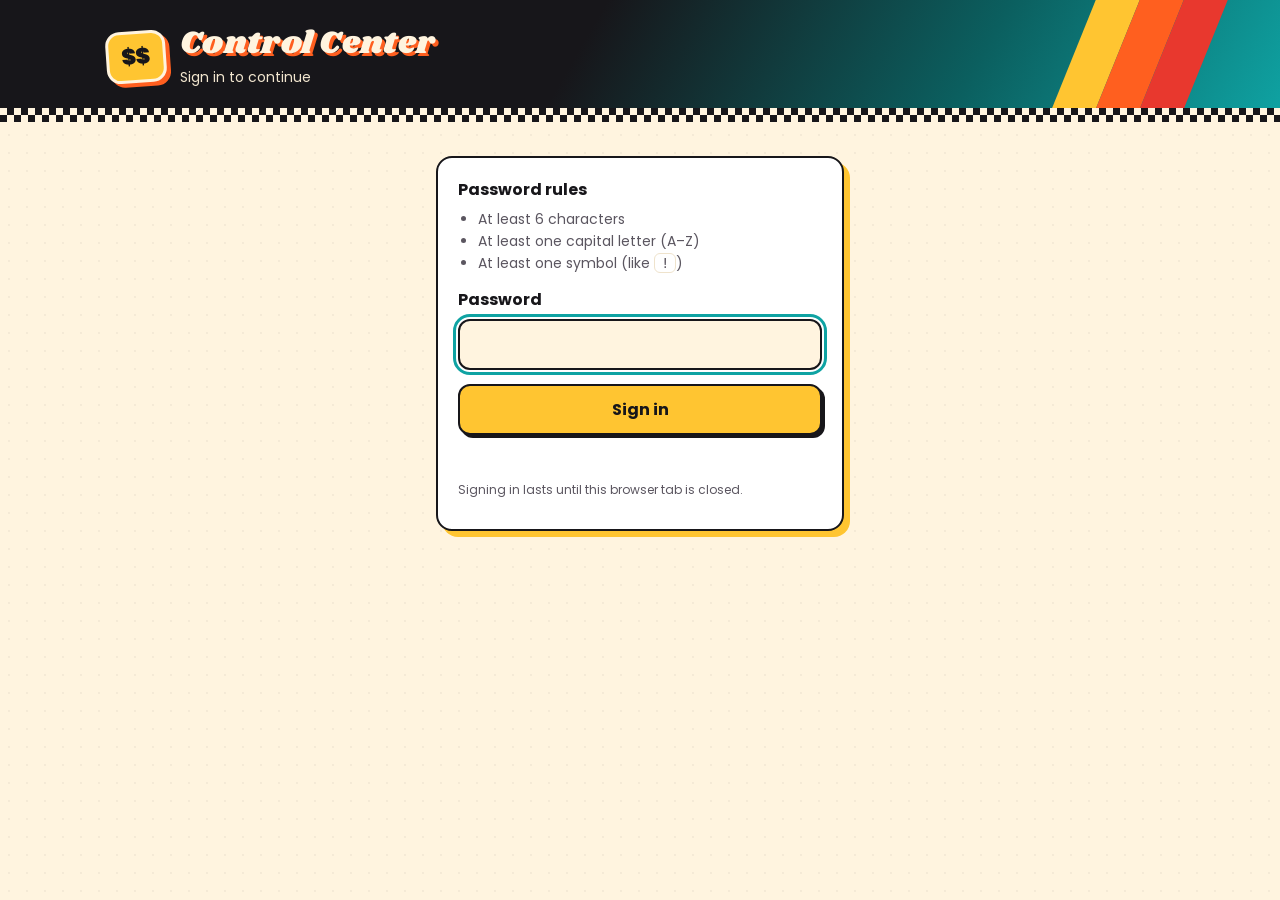
<file: login.html>
<!doctype html>
<html lang="en">
<head>
<meta charset="utf-8">
<meta name="viewport" content="width=device-width,initial-scale=1">
<meta name="robots" content="noindex,nofollow">
<meta name="referrer" content="no-referrer">
<link rel="manifest" href="manifest.webmanifest">
<link rel="apple-touch-icon" href="icons/apple-touch-icon.png">
<meta name="theme-color" content="#17161A">
<meta name="apple-mobile-web-app-capable" content="yes">
<meta name="mobile-web-app-capable" content="yes">
<meta name="apple-mobile-web-app-status-bar-style" content="black-translucent">
<meta name="apple-mobile-web-app-title" content="Gold HQ">
<title>Sign in · Fresh $$</title>
<link rel="preconnect" href="https://fonts.googleapis.com">
<link rel="preconnect" href="https://fonts.gstatic.com" crossorigin>
<link href="https://fonts.googleapis.com/css2?family=Anton&family=Poppins:wght@400;600;700;800&family=Shrikhand&display=swap" rel="stylesheet">
<link rel="stylesheet" href="style.css?v=4">
<style>
  .login-wrap{max-width:440px;margin:34px auto 60px;padding:0 16px}
  .login-card{background:#fff;border:2px solid var(--asphalt);border-radius:16px;padding:20px 20px 18px;box-shadow:6px 6px 0 var(--yellow)}
  .login-card label{display:block;font-weight:700;margin:14px 0 6px}
  .login-card input[type=password]{width:100%;font:16px Poppins,system-ui,sans-serif;padding:11px 12px;border:2px solid var(--asphalt);border-radius:12px;background:var(--cream)}
  .login-card input[type=password]:focus{outline:3px solid var(--teal);outline-offset:2px}
  .login-card button{margin-top:14px;width:100%;font:700 16px Poppins,system-ui,sans-serif;padding:11px 14px;border-radius:12px;border:2px solid var(--asphalt);
    background:var(--yellow);color:var(--asphalt);box-shadow:3px 3px 0 var(--asphalt);cursor:pointer}
  .login-card button[disabled]{opacity:.6;cursor:wait}
  .rules{margin:6px 0 0;padding-left:20px;font-size:14px;color:var(--muted)}
  .msg{min-height:1.4em;margin:12px 0 0;font-weight:600;font-size:14px}
  .msg.err{color:var(--red-ink)}
  .msg.info{color:var(--teal-ink)}
  .fine{font-size:12px;color:var(--muted);margin-top:14px}
</style>
</head>
<body>
<header class="top">
  <div class="stripes" aria-hidden="true"><i></i><i></i><i></i></div>
  <div class="wrap">
    <div class="brand"><span class="logo" aria-hidden="true">$$</span><div><h1>Control Center</h1><p class="sub">Sign in to continue</p></div></div>
  </div>
  <div class="checker" aria-hidden="true"></div>
</header>
<main class="login-wrap">
  <form class="login-card" id="loginForm" autocomplete="on" novalidate>
    <b>Password rules</b>
    <ul class="rules">
      <li>At least 6 characters</li>
      <li>At least one capital letter (A–Z)</li>
      <li>At least one symbol (like <code>!</code>)</li>
    </ul>
    <label for="pw">Password</label>
    <input type="password" id="pw" name="password" autocomplete="current-password" required autofocus>
    <button type="submit" id="go">Sign in</button>
    <p class="msg" id="msg" role="status" aria-live="polite"></p>
    <p class="fine">Signing in lasts until this browser tab is closed.</p>
  </form>
</main>
<script>
(function(){
  'use strict';
  var KEY='cc_session';
  var form=document.getElementById('loginForm'), pw=document.getElementById('pw'),
      go=document.getElementById('go'), msg=document.getElementById('msg');
  var GENERIC='That password didn\u2019t work. Please try again.';

  function say(text,cls){ msg.textContent=text; msg.className='msg '+(cls||''); }

  // Only allow a same-origin, same-folder relative page for ?next=. Default index.html.
  function safeNext(){
    var raw=new URLSearchParams(location.search).get('next');
    if(!raw) return 'index.html';
    if(/^[\s]*([a-z][a-z0-9+.-]*:|\/|\\)/i.test(raw) || raw.indexOf('\\')!==-1) return 'index.html';
    try{
      var dir=location.pathname.replace(/[^\/]*$/,'');
      var u=new URL(raw,location.href);
      if(u.origin!==location.origin) return 'index.html';
      if(u.pathname.indexOf(dir)!==0) return 'index.html';
      var rest=u.pathname.slice(dir.length);
      if(rest.indexOf('/')!==-1) return 'index.html';           // top-level pages only
      if(rest==='' ) rest='index.html';
      if(!/^[A-Za-z0-9._-]+\.html$/.test(rest) || rest==='login.html') return 'index.html';
      return rest+u.search+u.hash;
    }catch(e){ return 'index.html'; }
  }

  function b64ToBytes(s){
    var bin=atob(s), out=new Uint8Array(bin.length);
    for(var i=0;i<bin.length;i++) out[i]=bin.charCodeAt(i);
    return out;
  }
  // Compare every byte regardless of where the first mismatch is.
  function sameBytes(a,b){
    var diff=a.length^b.length, n=Math.max(a.length,b.length);
    for(var i=0;i<n;i++) diff|=((a[i]|0)^(b[i]|0));
    return diff===0;
  }
  async function derive(password,saltBytes,iterations,bits){
    var key=await crypto.subtle.importKey('raw',new TextEncoder().encode(password),{name:'PBKDF2'},false,['deriveBits']);
    var buf=await crypto.subtle.deriveBits({name:'PBKDF2',hash:'SHA-256',salt:saltBytes,iterations:iterations},key,bits);
    return new Uint8Array(buf);
  }
  async function loadAuth(){
    var r=await fetch('auth.json',{cache:'no-store'});
    if(!r.ok) throw new Error('auth');
    var a=await r.json();
    if(!a || a.v!==1 || a.alg!=='PBKDF2-SHA256' || typeof a.salt!=='string' || typeof a.hash!=='string' ||
       !Number.isInteger(a.iterations) || a.iterations<100000) throw new Error('auth');
    return a;
  }

  var auth=null, fails=0;
  loadAuth().then(function(a){
    auth=a;
    if(!a.enabled){ say('Sign-in isn\u2019t switched on yet. The dashboard is open as usual.','info'); }
  }).catch(function(){ say('Sign-in is unavailable right now. Please try again later.','err'); });

  if(!(window.crypto && crypto.subtle)){ say('This browser can\u2019t sign in here (needs a secure https page).','err'); go.disabled=true; }

  form.addEventListener('submit',async function(ev){
    ev.preventDefault();
    if(go.disabled) return;
    var p=pw.value;
    if(!p){ say('Please enter your password.','err'); return; }
    go.disabled=true; say('Checking\u2026','info');
    var ok=false;
    try{
      if(!auth) auth=await loadAuth();
      if(auth.enabled){
        var want=b64ToBytes(auth.hash);
        var got=await derive(p,b64ToBytes(auth.salt),auth.iterations,want.length*8 || 256);
        ok=want.length===32 && sameBytes(got,want);
      } else {
        ok=true; // gate is off: nothing to check
      }
    }catch(e){ ok=false; }
    if(ok){
      try{ sessionStorage.setItem(KEY,'1'); }catch(e){}
      pw.value='';
      location.replace(safeNext());
      return;
    }
    fails++;
    pw.value=''; pw.focus();
    say(GENERIC,'err');
    // Small, growing pause after wrong tries to slow down guessing.
    setTimeout(function(){ go.disabled=false; }, Math.min(800*fails,8000));
  });
})();
</script>
<script>
if('serviceWorker' in navigator){
  window.addEventListener('load',function(){
    navigator.serviceWorker.register('sw.js',{scope:'./'}).catch(function(){});
  });
}
</script>
</body>
</html>
</file>
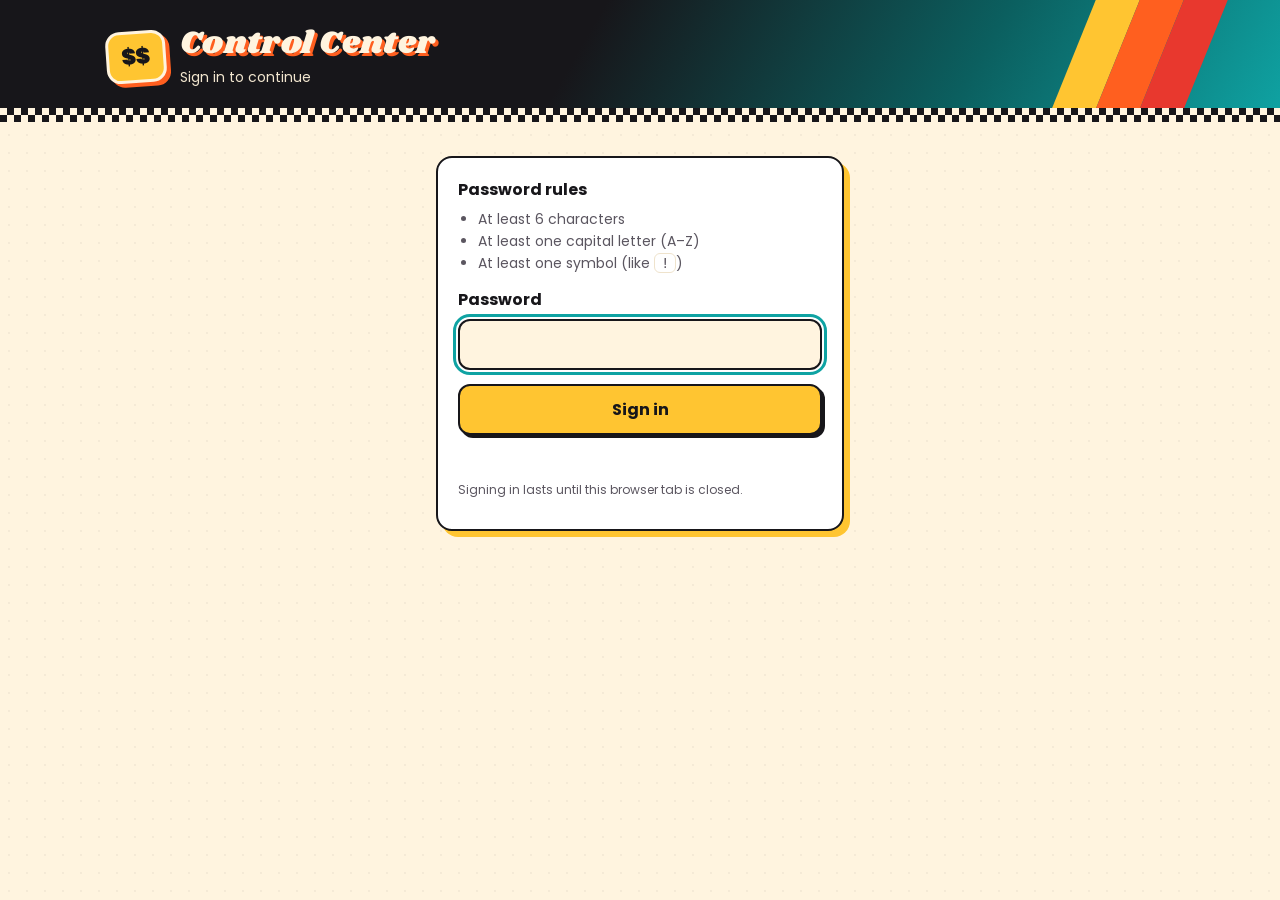
<file: other-bots.html>
<!doctype html>
<html lang="en">
<head>
<script src="gate.js?v=2"></script>
<link rel="manifest" href="manifest.webmanifest">
<link rel="apple-touch-icon" href="icons/apple-touch-icon.png">
<meta name="theme-color" content="#17161A">
<meta name="apple-mobile-web-app-capable" content="yes">
<meta name="mobile-web-app-capable" content="yes">
<meta name="apple-mobile-web-app-status-bar-style" content="black-translucent">
<meta name="apple-mobile-web-app-title" content="Gold HQ">
<meta charset="utf-8">
<meta name="viewport" content="width=device-width,initial-scale=1">
<meta name="robots" content="noindex,nofollow">
<title>Other bots · Fresh $$</title>
<link rel="preconnect" href="https://fonts.googleapis.com">
<link rel="preconnect" href="https://fonts.gstatic.com" crossorigin>
<link href="https://fonts.googleapis.com/css2?family=Anton&family=Poppins:wght@400;600;700;800&family=Shrikhand&display=swap" rel="stylesheet">
<link rel="stylesheet" href="style.css?v=4">
<link rel="stylesheet" href="pages.css?v=3">
</head>
<body>
<header class="top">
  <div class="stripes" aria-hidden="true"><i></i><i></i><i></i></div>
  <div class="wrap">
    <div class="brand"><a class="logo" href="avi/" title="Fresh $$" style="text-decoration:none;color:inherit;cursor:default">$$</a><div><h1>Other bots</h1><p class="sub" id="updated">Loading…</p></div></div>
    <nav class="site-nav" aria-label="Dashboard pages"><a href="index.html">🏁 This account</a><a href="other-bots.html" aria-current="page">🔀 Other bots</a><a href="combined.html">🧮 Combined</a><a href="flowchart.html">🧩 How it's set up</a><a href="improvements.html">🛠 Improvements</a></nav>
    <div class="banner" id="oaAsOf"></div>
  </div>
  <div class="checker" aria-hidden="true"></div>
</header>

<main class="wrap">
  <section class="sec c-teal"><h2><span class="ico" aria-hidden="true">🔀</span>Overview</h2><div class="kpis" id="oaKpis"></div><p class="muted" id="oaNote"></p></section>
  <section class="sec c-red"><h2><span class="ico" aria-hidden="true">🙋</span>Needs Joshua</h2><div class="card list" id="oaNeeds"></div></section>
  <section class="sec c-orange" id="oaDecSec" hidden><h2><span class="ico" aria-hidden="true">🤔</span>Decisions for Joshua</h2><div class="card list" id="oaDecisions"></div></section>
  <section class="sec c-yellow" id="oaXSec" hidden><h2><span class="ico" aria-hidden="true">🔁</span>Between accounts</h2><div class="card"><table id="oaCross"></table></div></section>
  <section class="sec c-teal"><h2><span class="ico" aria-hidden="true">🛍️</span>Shops</h2><div class="grid" id="oaShops"></div></section>
  <section class="sec c-yellow"><h2><span class="ico" aria-hidden="true">📈</span>Paper trading lanes (weekly)</h2><p class="muted" id="oaLanesNote"></p><div class="card"><table id="oaLanes"></table></div></section>
  <section class="sec c-orange"><h2><span class="ico" aria-hidden="true">📅</span>Deadlines</h2><div class="card"><table id="oaDeadlines"></table></div></section>
  <section class="sec c-red"><h2><span class="ico" aria-hidden="true">🧾</span>Bills &amp; renewals</h2><div class="card"><table id="oaBills"></table></div></section>
  <section class="sec c-orange"><h2><span class="ico" aria-hidden="true">📣</span>Combined Etsy Ads</h2><div class="card"><p id="oaAds"></p></div></section>
</main>
<footer class="wrap muted">Data: <code>data.json</code> → <code>other_account</code> · relayed manually from Joshua's second Grok Bot account · no emails or passwords stored.</footer>
<script src="cc-common.js?v=1"></script><script src="other.js?v=4"></script>
<script>
if('serviceWorker' in navigator){
  window.addEventListener('load',function(){
    navigator.serviceWorker.register('sw.js',{scope:'./'}).catch(function(){});
  });
}
</script>
</body>
</html>
</file>
<file: style.css>
/* PrintPlz palette: Asphalt #17161A · Cream #FFF4DF · Hazard Yellow #FFC531 · Signal Orange #FF5F1F · Brake Red #E8382E · Retro Teal #0FA3A3 */
:root{
  --asphalt:#17161A;--cream:#FFF4DF;--yellow:#FFC531;--orange:#FF5F1F;--red:#E8382E;--teal:#0FA3A3;--mint:#BFE6E3;
  /* darker text-safe variants (≥4.5:1 on white/cream) */
  --teal-ink:#06706F;--orange-ink:#B23A06;--red-ink:#B4201A;--yellow-ink:#7A5600;
  --bg:var(--cream);--card:#fff;--ink:var(--asphalt);--muted:#5b5660;--line:#efe3cc;
  --accent:var(--yellow);
}
*{box-sizing:border-box}
body{margin:0;font:16px/1.55 Poppins,system-ui,-apple-system,Segoe UI,Roboto,sans-serif;background:var(--bg);color:var(--ink);
  background-image:radial-gradient(rgba(23,22,26,.045) 1px,transparent 1.2px);background-size:18px 18px}
.wrap{max-width:1100px;margin:0 auto;padding:0 16px}

/* ---------- Header ---------- */
.top{position:relative;overflow:hidden;color:var(--cream);padding:26px 0 34px;margin-bottom:6px;
  background:linear-gradient(120deg,#17161A 0%,#17161A 45%,#0b5f5f 75%,#0FA3A3 100%)}
.top .wrap{position:relative;z-index:1}
.stripes{position:absolute;top:-20px;bottom:-20px;right:6%;display:flex;transform:skewX(-22deg);z-index:0}
.stripes i{display:block;width:44px;height:100%}
.stripes i:nth-child(1){background:var(--yellow)}.stripes i:nth-child(2){background:var(--orange)}.stripes i:nth-child(3){background:var(--red)}
.checker{position:absolute;left:0;right:0;bottom:0;height:14px;
  background:repeating-conic-gradient(var(--asphalt) 0 25%,var(--cream) 0 50%) 0 0/14px 14px}
.brand{display:flex;gap:14px;align-items:center}
.logo{background:var(--yellow);color:var(--asphalt);font:900 22px/1 Poppins,system-ui,sans-serif;border-radius:14px;padding:12px 12px;
  border:3px solid var(--cream);box-shadow:4px 4px 0 var(--orange);transform:rotate(-4deg)}
h1{margin:0;font:400 32px/1.15 Shrikhand,Georgia,serif;color:var(--cream);text-shadow:3px 3px 0 var(--orange);letter-spacing:.3px}
.sub{margin:4px 0 0;color:#f2e6cf;font-size:14px}
.banner{margin-top:16px;max-width:760px;background:rgba(255,244,223,.97);color:var(--asphalt);border-left:8px solid var(--yellow);
  padding:10px 14px;border-radius:10px;font-size:14px;font-weight:600;box-shadow:4px 4px 0 rgba(0,0,0,.35)}
.banner::before{content:"⚠️ ";}

/* ---------- Sections ---------- */
.sec{position:relative;margin-top:30px;padding-left:18px}
.sec::before{content:"";position:absolute;left:0;top:4px;bottom:4px;width:6px;border-radius:6px;background:var(--accent)}
.c-yellow{--accent:var(--yellow);--accent-ink:var(--yellow-ink)}
.c-orange{--accent:var(--orange);--accent-ink:var(--orange-ink)}
.c-red{--accent:var(--red);--accent-ink:var(--red-ink)}
.c-teal{--accent:var(--teal);--accent-ink:var(--teal-ink)}
h2{display:flex;align-items:center;gap:10px;margin:0 0 12px;font:400 24px/1.2 Anton,Impact,"Arial Narrow",sans-serif;
  text-transform:uppercase;letter-spacing:.8px;color:var(--asphalt)}
h2::after{content:"";flex:1;height:6px;margin-left:6px;border-radius:3px;opacity:.9;
  background:repeating-linear-gradient(90deg,var(--accent) 0 18px,transparent 18px 26px)}
.ico{display:inline-grid;place-items:center;width:38px;height:38px;border-radius:12px;background:var(--accent);font-size:20px;
  border:2px solid var(--asphalt);box-shadow:3px 3px 0 var(--asphalt)}

/* ---------- Cards ---------- */
.card{background:var(--card);border:2px solid var(--asphalt);border-radius:16px;padding:14px 16px;box-shadow:5px 5px 0 var(--accent)}
.kpis{display:grid;grid-template-columns:repeat(auto-fit,minmax(160px,1fr));gap:14px;margin-bottom:16px}
.kpi{border:2px solid var(--asphalt);border-radius:16px;padding:14px 16px;box-shadow:5px 5px 0 var(--asphalt);position:relative;overflow:hidden}
.kpi::after{content:"";position:absolute;right:-18px;top:-10px;width:60px;height:140%;transform:skewX(-22deg);background:rgba(255,255,255,.18)}
.kpi .l{font-size:13px;font-weight:700;text-transform:uppercase;letter-spacing:.4px;display:flex;gap:6px;align-items:center}
.kpi .v{font:400 34px/1.15 Anton,Impact,sans-serif;letter-spacing:.5px;margin:4px 0 2px}
.kpi .s{font-size:12px;font-weight:600;opacity:.9;min-height:1em}
.k-yellow{background:var(--yellow);color:var(--asphalt)}
.k-orange{background:var(--orange);color:var(--asphalt)}
.k-teal{background:var(--teal);color:var(--asphalt)}
.k-red{background:var(--red-ink);color:#fff}
.k-asphalt{background:var(--asphalt);color:var(--cream)}.k-asphalt .v{color:var(--yellow)}
.k-mint{background:var(--mint);color:var(--asphalt)}

.grid{display:grid;grid-template-columns:repeat(auto-fit,minmax(300px,1fr));gap:16px}
.row{display:flex;gap:8px;align-items:center}.between{justify-content:space-between}
.bar{height:16px;background:#f3e8d2;border:2px solid var(--asphalt);border-radius:99px;overflow:hidden;margin:10px 0}
.bar span{display:block;height:100%;width:0;background:repeating-linear-gradient(-45deg,var(--orange) 0 10px,var(--yellow) 10px 20px)}
.alloc{display:flex;flex-wrap:wrap;gap:8px;font-size:13px;color:var(--muted);align-items:center}
.alloc span{background:var(--cream);border:1.5px solid var(--line);border-radius:99px;padding:2px 10px;color:var(--asphalt)}
.alloc span:nth-of-type(5n+1){border-color:var(--yellow);background:#fff4cc}
.alloc span:nth-of-type(5n+2){border-color:var(--orange);background:#ffe6db}
.alloc span:nth-of-type(5n+3){border-color:var(--red);background:#fde3e1}
.alloc span:nth-of-type(5n+4){border-color:var(--teal);background:#dcf3f2}
.alloc span:nth-of-type(5n+5){border-color:var(--asphalt);background:#ece9e2}

/* ---------- Pills ---------- */
.pill{display:inline-block;font-size:11.5px;font-weight:800;padding:3px 10px;border-radius:99px;text-transform:uppercase;letter-spacing:.5px;
  white-space:nowrap;border:2px solid var(--asphalt);background:#ece9e2;color:var(--asphalt)}
.pill.live,.pill.on,.pill.done{background:var(--teal);color:var(--asphalt)}
.pill.winner{background:var(--yellow);color:var(--asphalt)}.pill.winner::before{content:"🏆 "}
.pill.live::before{content:"● "}
.pill.loser,.pill.passed{background:var(--red-ink);color:#fff}
.pill.building{background:var(--orange);color:var(--asphalt)}.pill.building::before{content:"🔧 "}
.pill.testing{background:var(--yellow);color:var(--asphalt)}
.pill.watching{background:var(--mint);color:var(--asphalt)}.pill.watching::before{content:"👀 "}
.pill.planned{background:#fff;color:var(--teal-ink);border-style:dashed;border-color:var(--teal-ink)}
.pill.off,.pill.notlive{background:#ece9e2;color:#4a4650;border-color:#8a8490}
.pill.high{background:var(--red-ink);color:#fff}.pill.high::before{content:"🔥 "}
.pill.medium{background:var(--orange);color:var(--asphalt)}
.pill.low{background:var(--mint);color:var(--asphalt)}

/* ---------- Shops ---------- */
.shop{border-top:10px solid var(--asphalt)}
.grid .shop:nth-child(4n+1){box-shadow:5px 5px 0 var(--teal);border-top-color:var(--teal)}
.grid .shop:nth-child(4n+2){box-shadow:5px 5px 0 var(--orange);border-top-color:var(--orange)}
.grid .shop:nth-child(4n+3){box-shadow:5px 5px 0 var(--yellow);border-top-color:var(--yellow)}
.grid .shop:nth-child(4n+4){box-shadow:5px 5px 0 var(--red);border-top-color:var(--red)}
.shop h3{margin:0;font:400 20px/1.2 Anton,Impact,sans-serif;letter-spacing:.5px;text-transform:uppercase}
.shop .t{color:var(--muted);font-size:13px;margin:2px 0 10px}
.shop ol{margin:4px 0 0;padding-left:20px;font-size:14px}
.stats{display:grid;grid-template-columns:repeat(3,1fr);gap:8px;margin:10px 0}
.stats div{border-radius:10px;padding:8px;border:1.5px solid transparent}
.stats div:nth-child(6n+1){background:#fff4cc;border-color:#f3d77a}
.stats div:nth-child(6n+2){background:#ffe6db;border-color:#ffb999}
.stats div:nth-child(6n+3){background:#dcf3f2;border-color:#8fd3d1}
.stats div:nth-child(6n+4){background:#fde3e1;border-color:#f5a6a1}
.stats div:nth-child(6n+5){background:#e8f6f5;border-color:#a9dedb}
.stats div:nth-child(6n+6){background:#f3ede1;border-color:#d9ccb3}
.stats b{display:block;font-size:19px;font-weight:800}.stats small{color:var(--muted);font-size:12px;font-weight:600}

/* ---------- Tables ---------- */
table{width:100%;border-collapse:collapse;font-size:14px}
th{text-align:left;color:var(--asphalt);font-weight:800;font-size:12px;text-transform:uppercase;letter-spacing:.5px;
  background:var(--accent);border-bottom:2px solid var(--asphalt)!important}
th:first-child{border-top-left-radius:8px}th:last-child{border-top-right-radius:8px}
th,td{padding:9px 8px;border-bottom:1px solid var(--line);vertical-align:top}
tbody tr:nth-child(even) td{background:#fffaf0}
tr:last-child td{border-bottom:0}

/* ---------- Needs list ---------- */
.list{padding:6px 16px}
.list .item{display:flex;gap:12px;align-items:flex-start;padding:12px 0;border-bottom:1.5px dashed var(--line)}.list .item:last-child{border:0}
.item .w{color:var(--muted);font-size:13px}.item.done .x{text-decoration:line-through;color:var(--muted)}
.muted{color:var(--muted);font-size:13px}.empty{color:var(--muted);font-style:italic}
a{color:var(--teal-ink);font-weight:700}
code{background:#fff;border:1px solid var(--line);border-radius:6px;padding:1px 6px}
footer{padding:34px 16px 46px;position:relative}
footer::before{content:"";display:block;height:12px;margin-bottom:16px;border-radius:3px;
  background:repeating-conic-gradient(var(--asphalt) 0 25%,transparent 0 50%) 0 0/12px 12px;opacity:.85}

@media(max-width:640px){
 .top{padding:20px 0 30px}h1{font-size:24px}.stripes{right:-78px;opacity:.9}.stripes i{width:24px}
 .logo{font-size:18px;padding:10px}
 .sec{padding-left:12px}.sec::before{width:5px}
 h2{font-size:21px}.ico{width:32px;height:32px;font-size:17px}
 .kpis{grid-template-columns:1fr 1fr;gap:10px}.kpi{padding:12px}.kpi .v{font-size:26px}.kpi .l{font-size:11.5px}
 .grid{grid-template-columns:1fr}
 th{display:none}
 table.stack thead{display:none}table.stack tr{display:block;padding:10px 0;border-bottom:1.5px dashed var(--line)}
 table.stack tbody tr:nth-child(even) td{background:none}
 table.stack td .cv{display:block;min-width:0}
 table.stack td{display:flex;justify-content:space-between;gap:12px;border:0;padding:3px 0;text-align:right}
 table.stack td::before{content:attr(data-l);color:var(--accent-ink,var(--muted));font-weight:800;font-size:11.5px;text-transform:uppercase;letter-spacing:.4px;margin-right:12px;text-align:left;white-space:nowrap}
}

.pill.onhold{background:#ece9e2;color:var(--asphalt);border-color:var(--asphalt)}.pill.onhold::before{content:"⏸ "}
.hold-banner{background:var(--yellow);color:var(--asphalt);border:2px solid var(--asphalt);border-radius:10px;padding:8px 12px;font-weight:700;margin:0 0 8px}
.idea-figs{margin:6px 0;padding-left:18px;font-size:14px}.idea-figs li{margin:2px 0}
</file>
<file: pages.css>
/* Shared styles for the focused dashboard pages. Uses the control-center palette. */
.page-main{padding-top:8px;padding-bottom:20px}
.site-nav{display:flex;flex-wrap:wrap;gap:8px;margin-top:18px;align-items:center}
.site-nav a{display:inline-flex;align-items:center;gap:6px;padding:7px 11px;border:2px solid var(--cream);border-radius:999px;color:var(--cream);font-size:12px;font-weight:800;text-decoration:none;letter-spacing:.3px;background:rgba(23,22,26,.45)}
.site-nav a:hover,.site-nav a[aria-current="page"]{background:var(--yellow);color:var(--asphalt);border-color:var(--asphalt)}
.page-intro{margin:24px 0 28px;max-width:850px}
.eyebrow{margin:0 0 8px;color:var(--teal-ink);font-size:12px;font-weight:800;letter-spacing:1.1px;text-transform:uppercase}
.page-intro h2{font-size:34px;margin-bottom:8px}
.page-intro p{margin:0;color:var(--muted);max-width:780px}
.callout{margin:18px 0 24px;background:var(--asphalt);color:var(--cream);border:2px solid var(--asphalt);border-radius:16px;padding:16px 18px;box-shadow:6px 6px 0 var(--orange)}
.callout strong{color:var(--yellow)}
.legend{display:flex;flex-wrap:wrap;gap:8px 16px;margin:14px 0 0;font-size:13px;font-weight:700}
.legend span{display:inline-flex;align-items:center;gap:6px}.swatch{display:inline-block;width:14px;height:14px;border:2px solid var(--asphalt);border-radius:50%}.swatch.live{background:var(--teal)}.swatch.wait{background:var(--yellow)}.swatch.next{background:#d9d9d4;border-color:#777}
.flow-block{margin:26px 0 34px}.flow-block>h2,.improvement-section>h2{font-size:25px}
.flow-row{display:flex;align-items:stretch;gap:10px;flex-wrap:wrap}
.flow-node{flex:1 1 170px;min-width:150px;background:#fff;border:2px solid var(--asphalt);border-radius:14px;padding:13px 14px;box-shadow:4px 4px 0 var(--teal)}
.flow-node h3{margin:0 0 3px;font:400 18px/1.1 Anton,Impact,sans-serif;text-transform:uppercase;letter-spacing:.4px}.flow-node p{margin:0;color:var(--muted);font-size:12.5px;line-height:1.4}.flow-node.live{border-top:8px solid var(--teal)}.flow-node.wait{border-top:8px solid var(--yellow);box-shadow:4px 4px 0 var(--yellow)}.flow-node.next{border-top:8px solid #888;background:#f0f0ed;color:#5b5b5b;box-shadow:4px 4px 0 #aaa}.flow-node.next h3,.flow-node.next p{color:#666}
.flow-arrow{display:grid;place-items:center;flex:0 0 30px;font-size:28px;font-weight:800;color:var(--orange)}
.bot-row{display:grid;grid-template-columns:repeat(7,minmax(0,1fr));gap:12px;align-items:center}.bot-row .flow-arrow{justify-self:center}.bot-row .flow-node{min-width:0}
.business-grid{display:grid;grid-template-columns:repeat(2,minmax(0,1fr));gap:20px}.business-card{background:#fff;border:2px solid var(--asphalt);border-radius:18px;padding:17px 18px;box-shadow:6px 6px 0 var(--accent)}.business-card.printplz{--accent:var(--teal)}.business-card.hostfees{--accent:var(--orange)}.business-card.deal{--accent:var(--yellow)}.business-card.ops{--accent:var(--red)}.business-card h3{margin:0;font:400 24px/1.15 Anton,Impact,sans-serif;text-transform:uppercase}.business-card .descriptor{margin:3px 0 14px;color:var(--muted);font-size:13px}.pipeline{display:flex;align-items:stretch;gap:8px;flex-wrap:wrap}.pipeline .flow-node{flex:1 1 145px;min-width:130px;padding:10px 11px;box-shadow:none}.pipeline .flow-arrow{font-size:22px;flex:0 0 20px}.small-note{margin:11px 0 0;padding:9px 10px;border-radius:9px;background:#fff4cc;border-left:5px solid var(--yellow);font-size:12px;color:var(--muted)}.small-note strong{color:var(--asphalt)}
.next-lane{background:#e8e8e3;border:2px dashed #858585;border-radius:16px;padding:16px 18px;margin-top:24px}.next-lane h3{margin:0 0 9px;font:400 22px/1 Anton,Impact,sans-serif;text-transform:uppercase;color:#555}.next-lane .flow-row{gap:12px}.next-lane .flow-node{box-shadow:3px 3px 0 #aaa}
.top-five{border:2px solid var(--asphalt);border-radius:17px;padding:17px 19px;background:linear-gradient(135deg,#fff4cc,#fff);box-shadow:6px 6px 0 var(--orange);margin-bottom:30px}.top-five h2{margin-bottom:9px}.top-five ol{margin:0;padding-left:23px}.top-five li{padding:4px 0;font-weight:700}.top-five li span{font-weight:400;color:var(--muted)}
.improvement-section{margin:32px 0 38px}.improvement-section>h2{margin-bottom:4px}.section-sub{color:var(--muted);font-size:13px;margin:0 0 13px}.improvement-list{display:grid;gap:12px}.improvement{background:#fff;border:2px solid var(--asphalt);border-left:9px solid var(--accent);border-radius:13px;padding:13px 15px;box-shadow:4px 4px 0 var(--accent);display:grid;grid-template-columns:minmax(180px,1.25fr) minmax(170px,1fr) 90px 150px 85px;gap:12px;align-items:start}.improvement.printplz{--accent:var(--teal)}.improvement.hostfees{--accent:var(--orange)}.improvement.deal{--accent:var(--yellow)}.improvement.ops{--accent:var(--red)}.improvement h3{margin:0 0 3px;font-size:15px;line-height:1.25}.improvement p{margin:0;color:var(--muted);font-size:12.5px;line-height:1.4}.field-label{display:block;font-size:10px;text-transform:uppercase;letter-spacing:.6px;font-weight:800;color:var(--muted);margin-bottom:3px}.tag{display:inline-block;border:1.5px solid var(--asphalt);border-radius:99px;padding:3px 8px;font-size:10.5px;font-weight:800;text-transform:uppercase;background:#eee}.tag.next{background:var(--yellow)}.tag.inprogress{background:var(--teal)}.tag.idea{background:#ddd}.tag.yes{background:#ffe6db}.tag.no{background:#dcf3f2}
.source-note{color:var(--muted);font-size:12px;border-top:2px dashed var(--line);padding-top:13px;margin-top:24px}.source-note code{font-size:11px}
@media(max-width:820px){.bot-row{grid-template-columns:repeat(2,1fr)}.bot-row .flow-arrow{display:none}.business-grid{grid-template-columns:1fr}.improvement{grid-template-columns:1fr 1fr}.improvement>div:first-child{grid-column:1/-1}.improvement>div:nth-child(2){grid-column:1/-1}}
@media(max-width:640px){.site-nav{gap:6px}.site-nav a{font-size:11px;padding:6px 9px}.page-intro h2{font-size:28px}.page-intro{margin-top:18px}.flow-row,.pipeline{flex-direction:column}.flow-arrow{flex-basis:auto;min-height:17px;transform:rotate(90deg)}.flow-node,.pipeline .flow-node{width:100%;min-width:0}.bot-row{grid-template-columns:1fr}.bot-row .flow-node{width:100%}.business-card{padding:14px 13px}.improvement{grid-template-columns:1fr;gap:9px}.improvement>div:first-child,.improvement>div:nth-child(2){grid-column:auto}.top-five{padding:14px}.legend{gap:7px 12px}}
details.more{margin-top:8px;border-top:2px dashed rgba(23,22,26,.2);padding-top:8px}
details.more summary{cursor:pointer;font-weight:800;font-size:13px;padding:6px 0;list-style:revert}
.kpi .spark{display:block;margin-top:6px;opacity:.85}.kpi .tr-m{font:600 11px Poppins,sans-serif;letter-spacing:0;opacity:.85}.kpi .tr-na{font-size:20px!important;opacity:.75}.kpi.tr-off{opacity:.8;box-shadow:3px 3px 0 var(--asphalt)}.kpi .tr-asof{opacity:.75;font-size:11px}
</file>
